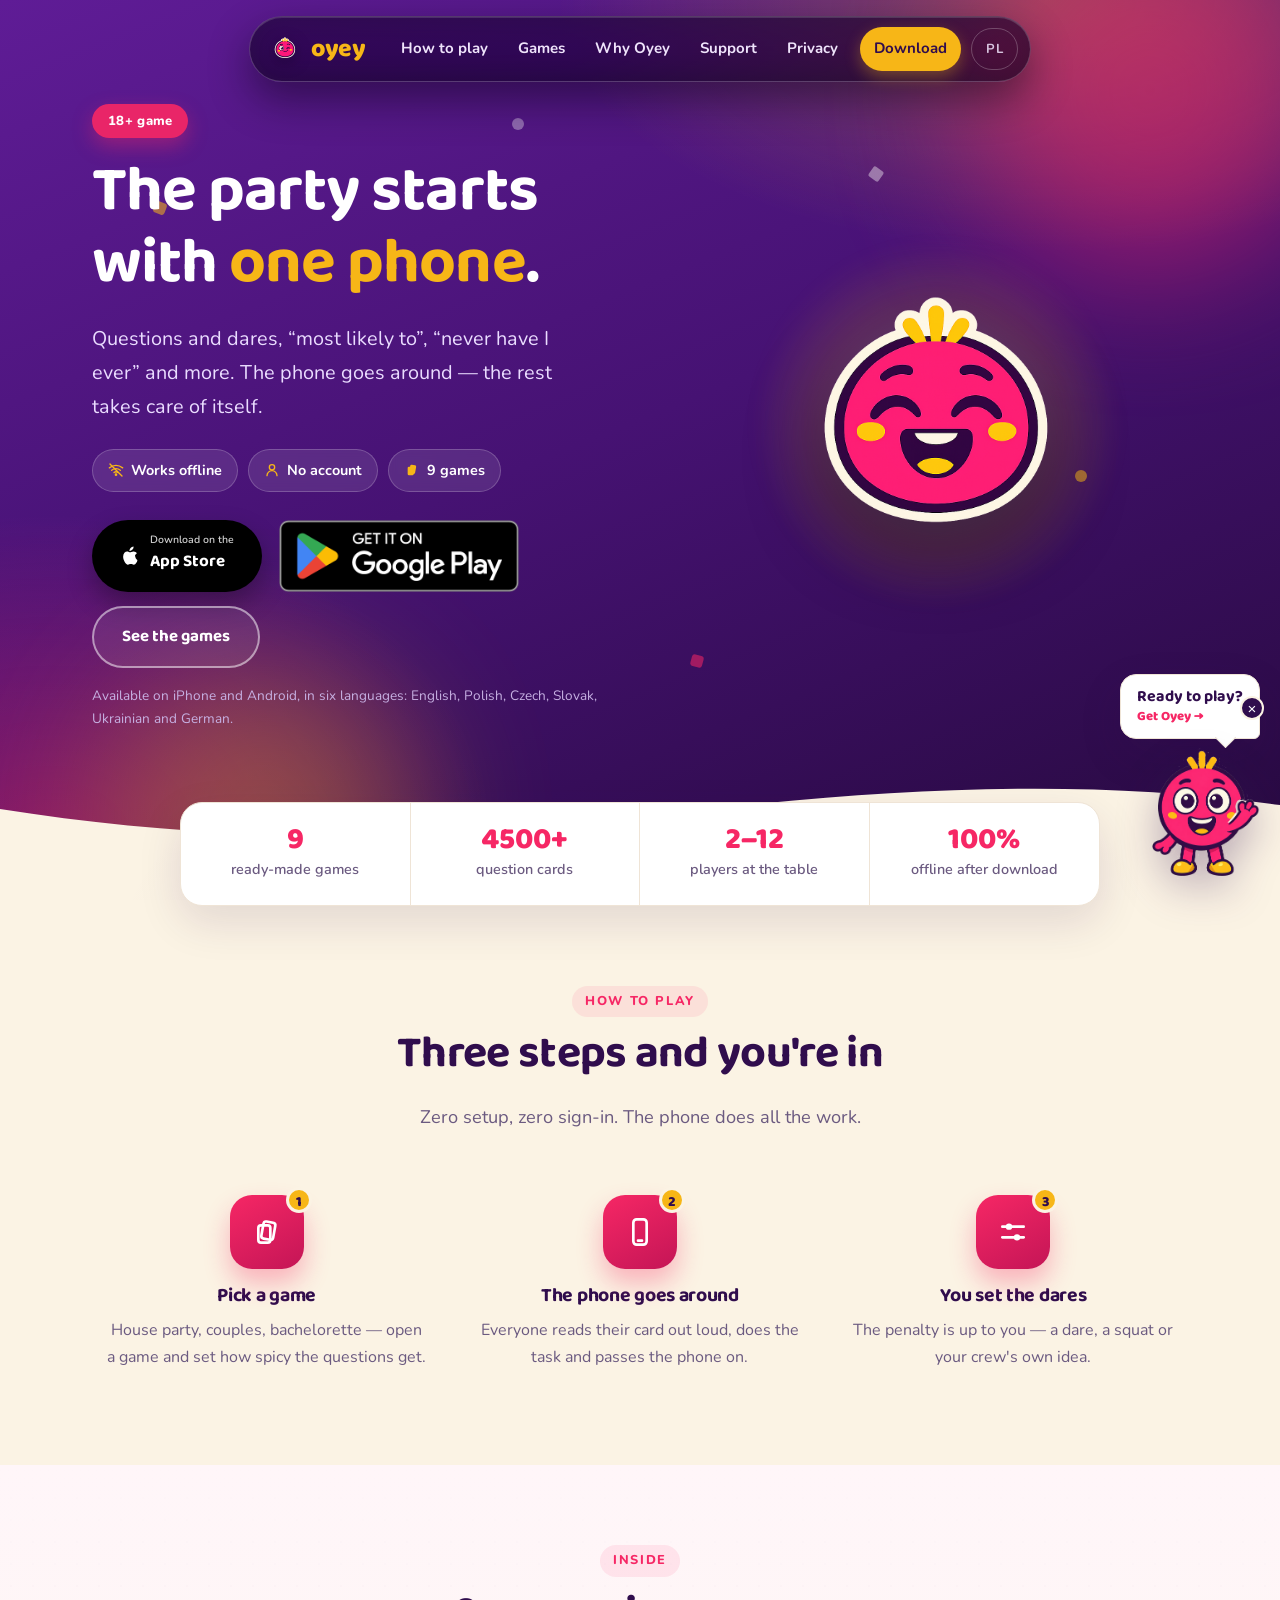
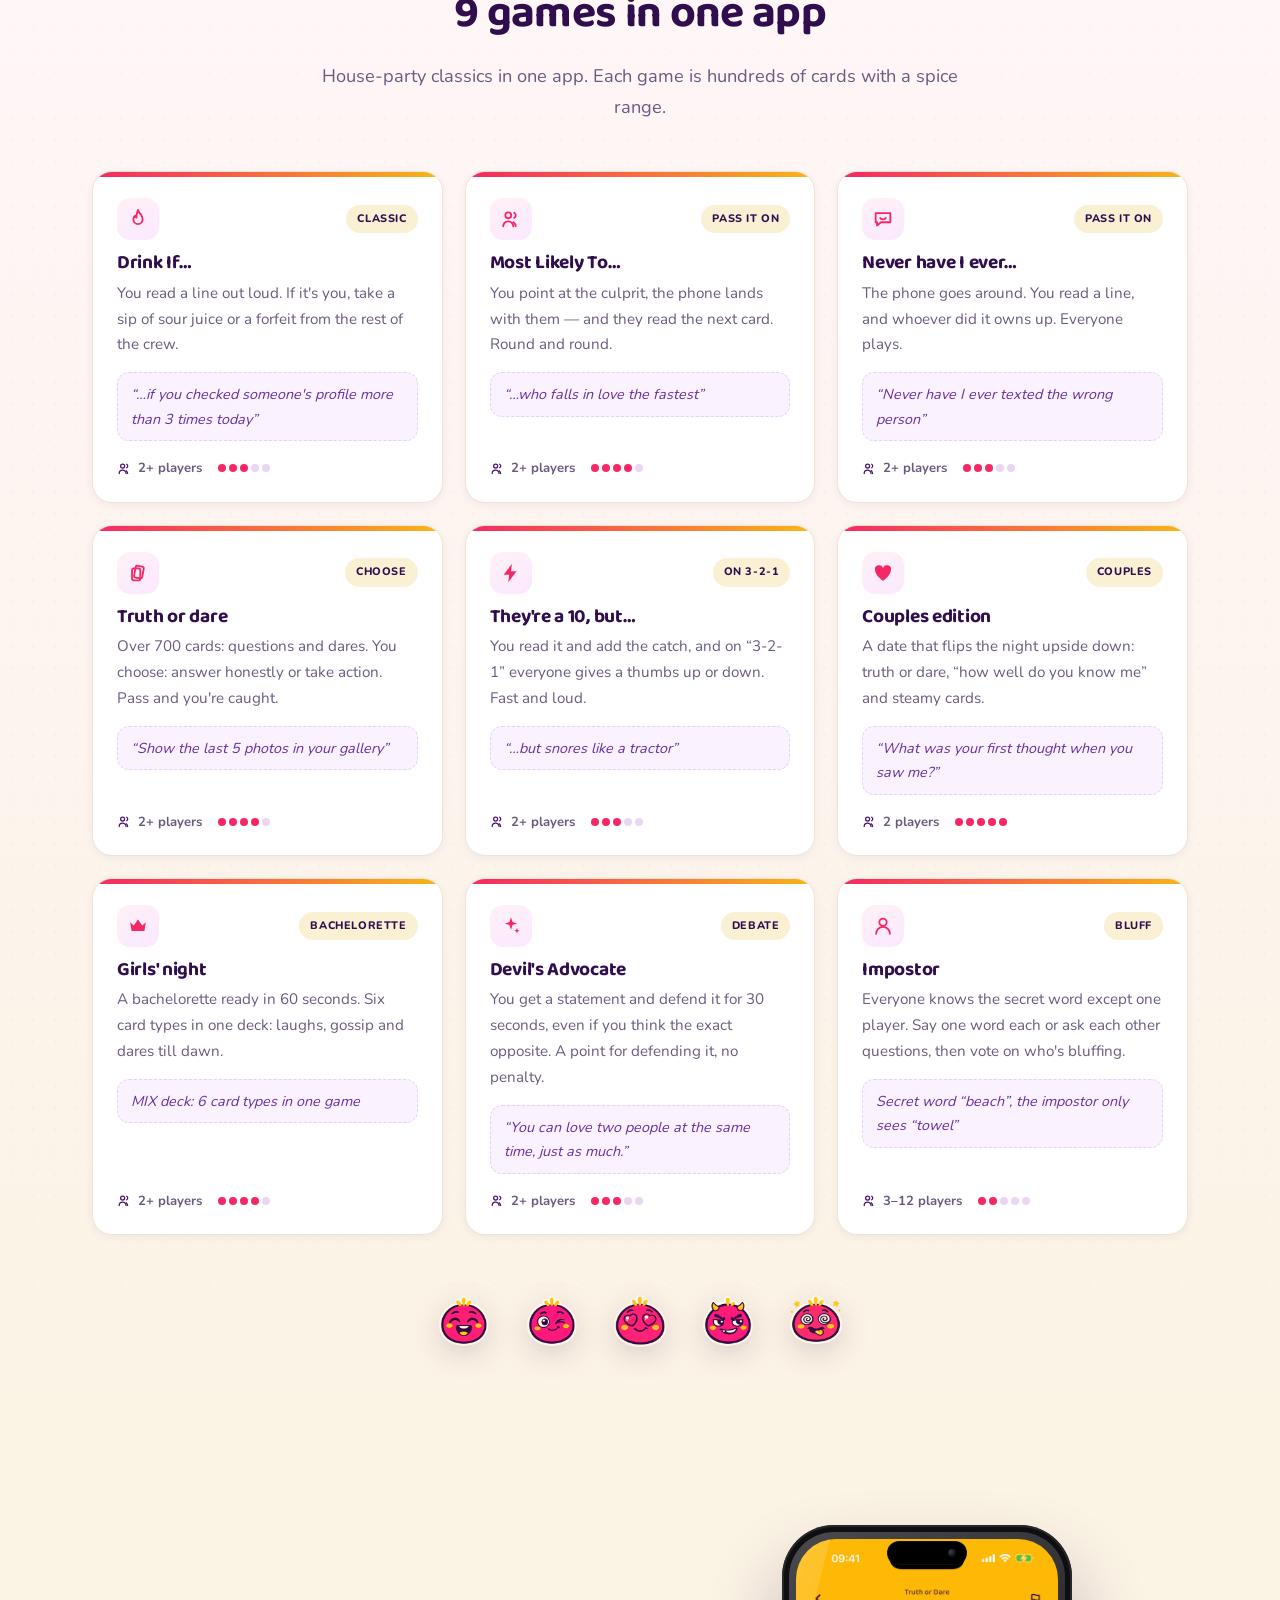
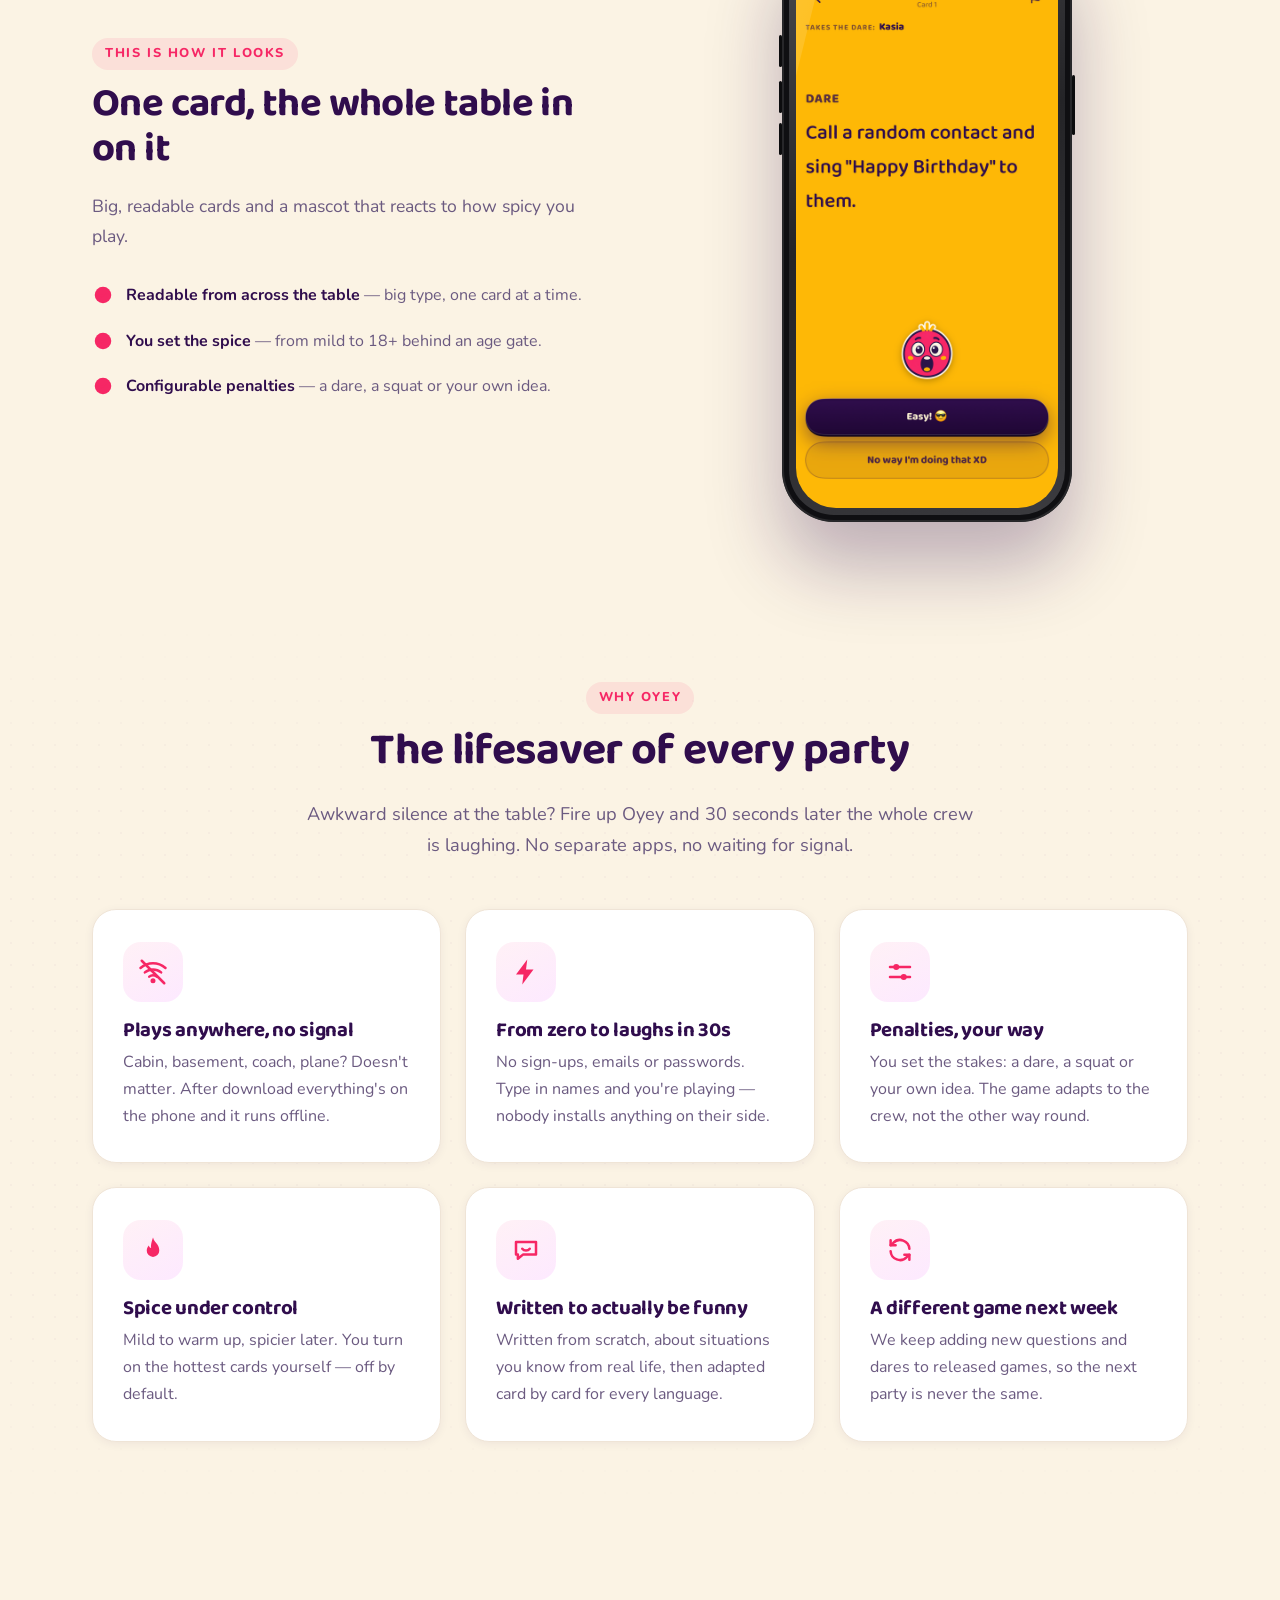
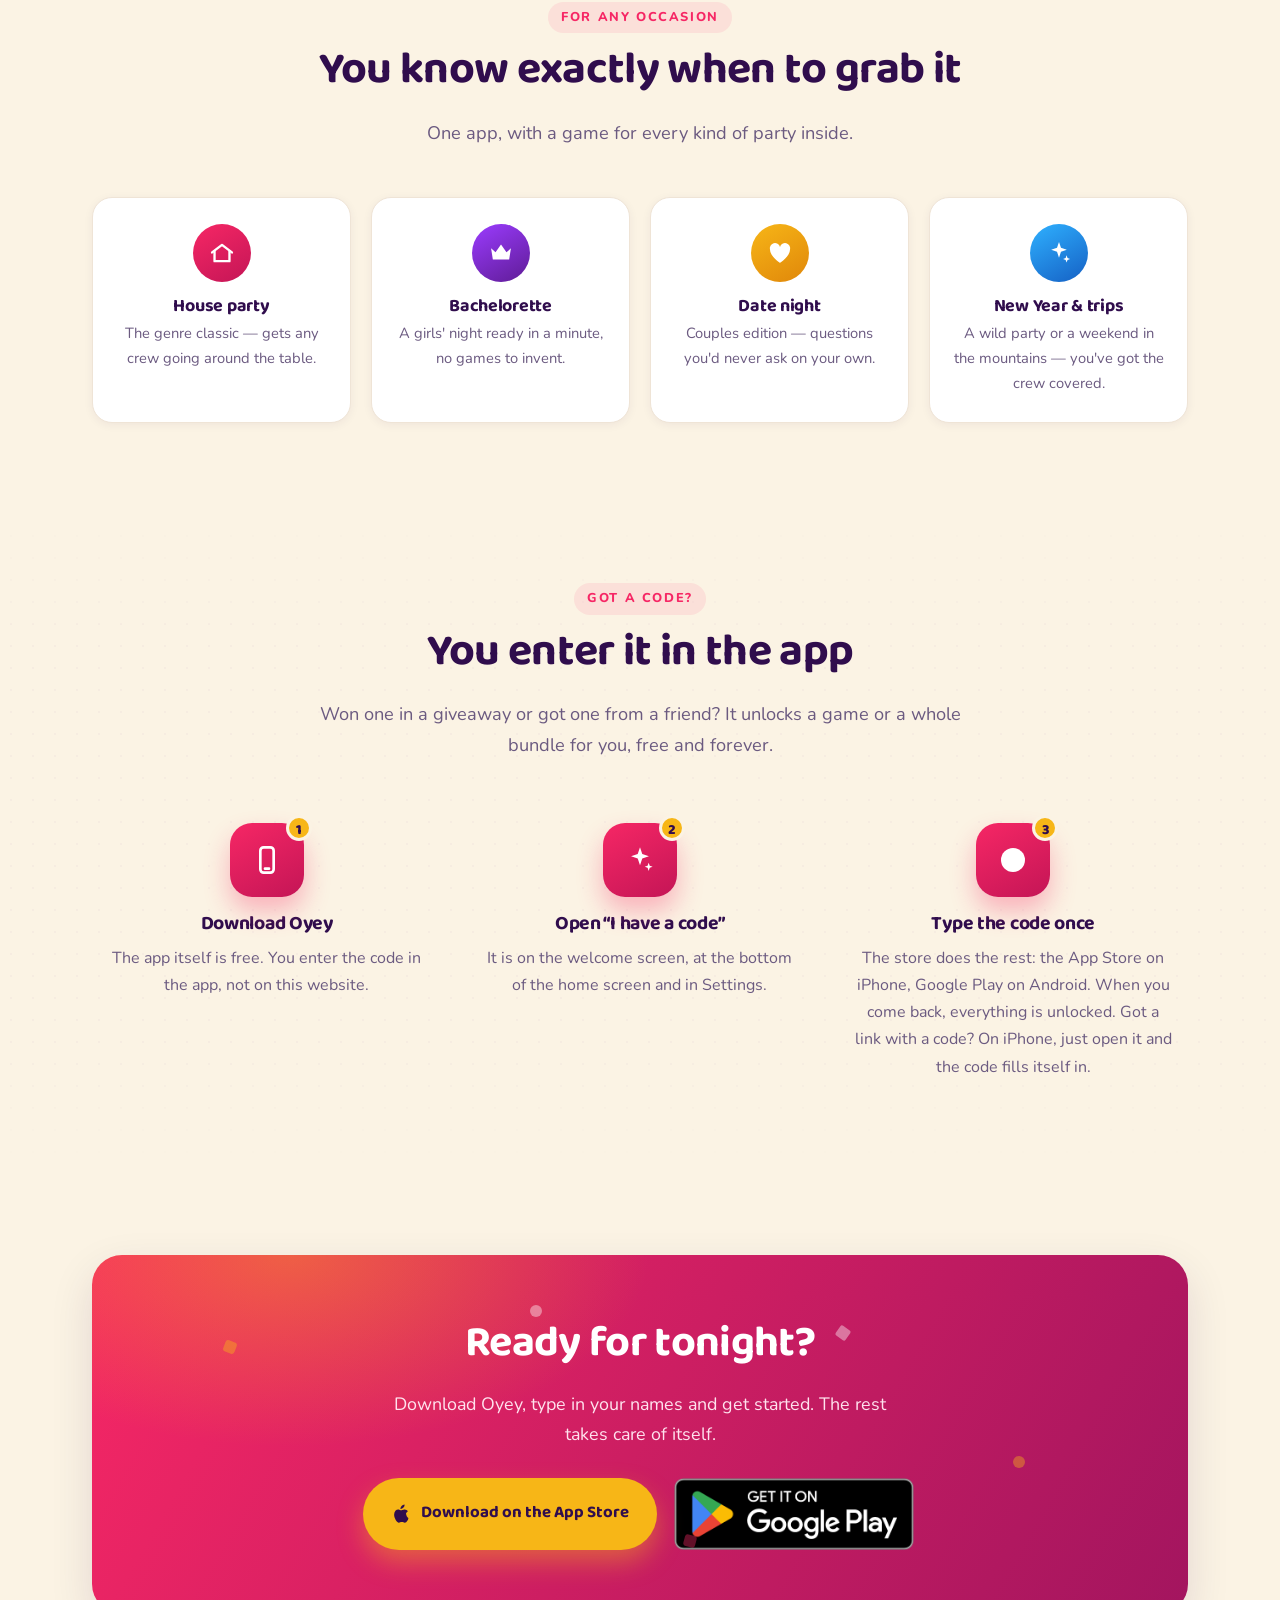
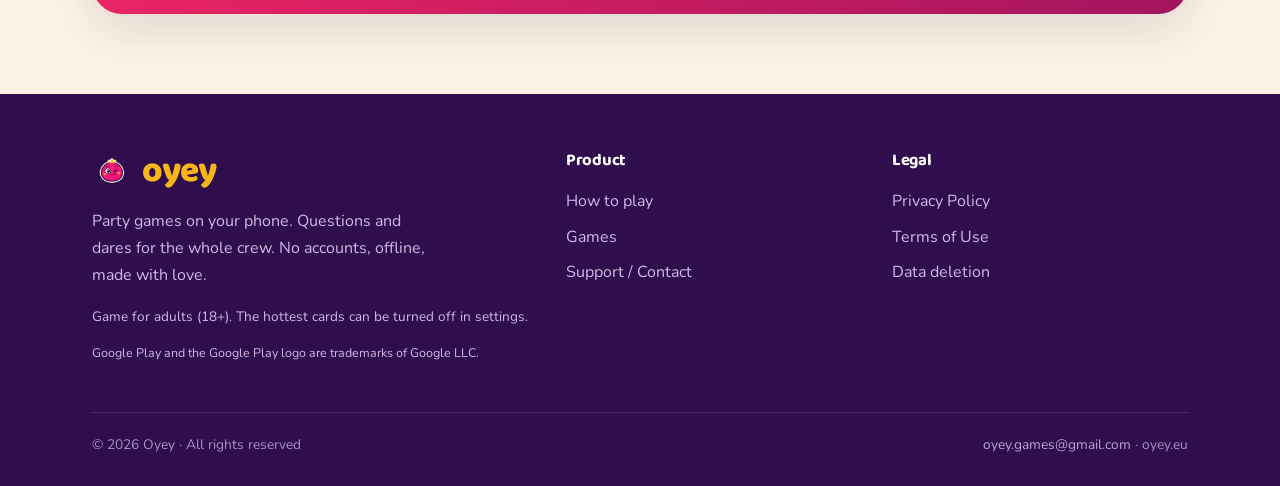
<file: index.html>
<!DOCTYPE html>
<html lang="en">
<head>
  <meta charset="UTF-8">
  <meta name="viewport" content="width=device-width, initial-scale=1.0">
  <script>
  /* ——— JĘZYK STRONY (właściciel 08.11.2026) ———
     „/” to strona angielska (domyślna), polska jest pod /pl/. Na /pl/
     przenosimy, gdy:
       1) adres ma ?lang=pl; ?lang=en zostawia angielską (tak linkuje
          przełącznik „EN” z /pl/). Wybór pamiętamy na tę wizytę, a sam
          parametr lang znika z adresu, reszta zapytania zostaje. Gdy
          sessionStorage nie działa, ?lang=en zostaje w adresie, żeby
          odświeżenie dalej dawało angielską;
       2) powrót przez „Wstecz”/„Dalej” nie przekierowuje: przekierowanie
          robi location.replace, więc „/” jest w historii tylko wtedy, gdy
          ktoś naprawdę widział tu angielską. Bez tego przeglądarka bez
          pamięci stron wstecz (WebView Instagrama, TikToka) odbijałaby
          z „/” z powrotem na /pl/;
       3) w tej wizycie ktoś czytał już polską stronę (sessionStorage
          oyey_lang = pl; zapisuje go assets/js/nav.js na każdej stronie
          według <html lang>), a oyey_lang = en zostawia angielską nawet
          przy polskiej przeglądarce;
       4) inaczej: przeglądarka ma polski na liście języków albo strefę
          czasową Europe/Warsaw.
     Zapytanie (np. ?ct=tiktok_pl z bio) i #kotwica jadą z przekierowaniem.
     Przy przekierowaniu ustawiamy window.oyeyNaPl: licznik odwiedzin na dole
     strony wtedy nie liczy wejścia na „/”, liczy je dopiero /pl/.
     Bez cookies i localStorage: polityka prywatności mówi, że strona nie
     ustawia cookies; sessionStorage na jedną wizytę jak przy `ct`.
     location.replace nie dokłada wpisu w historii, więc „Wstecz” nie
     zapętla. Każdy błąd = zostaje strona angielska. */
  (function () {
    var html = document.documentElement;
    try {
      var loc = window.location, KLUCZ = 'oyey_lang', wybor = null, reszta = [];
      var czesci = loc.search.replace(/^\?/, '').split('&');
      for (var i = 0; i < czesci.length; i++) {
        if (!czesci[i]) continue;
        var mLang = /^lang=(en|pl)$/i.exec(czesci[i]);
        if (mLang) { wybor = mLang[1].toLowerCase(); } else { reszta.push(czesci[i]); }
      }
      var zapytanie = reszta.length ? '?' + reszta.join('&') : '';
      var zSesji = null, zapisany = false, wstecz = false;
      try {
        if (wybor) { sessionStorage.setItem(KLUCZ, wybor); zapisany = true; }
        else { zSesji = sessionStorage.getItem(KLUCZ); }
      } catch (bladSesji) {}
      try {
        var wpis = performance.getEntriesByType && performance.getEntriesByType('navigation')[0];
        wstecz = wpis ? (wpis.type === 'back_forward') : !!(performance.navigation && performance.navigation.type === 2);
      } catch (bladHistorii) {}
      var naPl = false;
      if (wybor) {
        naPl = (wybor === 'pl');
        if (!naPl && zapisany) { history.replaceState(history.state, '', loc.pathname + zapytanie + loc.hash); }
      } else if (wstecz) {
        naPl = false;
      } else if (zSesji === 'pl' || zSesji === 'en') {
        naPl = (zSesji === 'pl');
      } else {
        var jezyki = (navigator.languages && navigator.languages.length) ? navigator.languages : [navigator.language || ''];
        for (var j = 0; j < jezyki.length; j++) {
          if (/^pl/i.test(String(jezyki[j] || ''))) { naPl = true; break; }
        }
        if (!naPl) {
          try { naPl = (Intl.DateTimeFormat().resolvedOptions().timeZone === 'Europe/Warsaw'); } catch (bladStrefy) {}
        }
      }
      if (naPl) {
        // Bez mignięcia angielskiej strony; po 3 s pokazujemy ją i tak,
        // gdyby przekierowanie utknęło.
        html.style.visibility = 'hidden';
        setTimeout(function () { html.style.visibility = ''; }, 3000);
        loc.replace('/pl/' + zapytanie + loc.hash);
        // Licznik odwiedzin na dole strony nie liczy tego wejścia na „/”:
        // policzy je /pl/, dokąd właśnie przenosimy.
        window.oyeyNaPl = true;
      }
    } catch (blad) { html.style.visibility = ''; }
  })();
  </script>
  <title>Oyey — party games on your phone | Questions & dares 18+</title>
  <meta name="description" content="Oyey is a party game app: questions and dares, “most likely to”, “never have I ever” and more. The phone goes around, no accounts, works offline. Adults only (18+).">
  <link rel="canonical" href="https://oyey.eu/">
  <link rel="alternate" hreflang="pl" href="https://oyey.eu/pl/">
  <link rel="alternate" hreflang="en" href="https://oyey.eu/">
  <link rel="alternate" hreflang="x-default" href="https://oyey.eu/">
  <meta property="og:type" content="website">
  <meta property="og:site_name" content="Oyey">
  <meta property="og:locale" content="en_GB">
  <meta property="og:locale:alternate" content="pl_PL">
  <meta property="og:url" content="https://oyey.eu/">
  <meta property="og:title" content="Oyey — party games on your phone | Questions & dares 18+">
  <meta property="og:description" content="Oyey is a party game app: questions and dares, “most likely to”, “never have I ever” and more. The phone goes around, no accounts, works offline. Adults only (18+).">
  <meta property="og:image" content="https://oyey.eu/assets/img/og-card.png">
  <meta property="og:image:width" content="1200">
  <meta property="og:image:height" content="630">
  <meta property="og:image:alt" content="The Oyey mascot — party games on your phone">
  <meta name="twitter:card" content="summary_large_image">
  <meta name="twitter:title" content="Oyey — party games on your phone | Questions & dares 18+">
  <meta name="twitter:description" content="Oyey is a party game app: questions and dares, “most likely to”, “never have I ever” and more. The phone goes around, no accounts, works offline. Adults only (18+).">
  <meta name="twitter:image" content="https://oyey.eu/assets/img/og-card.png">
  <meta name="twitter:image:alt" content="The Oyey mascot — party games on your phone">
  <link rel="icon" href="favicon.ico" sizes="any">
  <link rel="icon" type="image/png" sizes="32x32" href="assets/img/favicon-32.png">
  <link rel="apple-touch-icon" href="assets/img/favicon-180.png">
  <link rel="stylesheet" href="assets/css/style.css?v=12">
  <script src="assets/js/nav.js" defer></script>
</head>
<body>

  <!-- ICON SET (SVG) -->
  <svg width="0" height="0" style="position:absolute" aria-hidden="true">
    <symbol id="ic-wifi" viewBox="0 0 24 24"><path d="M2 8.8C4.9 6.4 8.3 5 12 5s7.1 1.4 10 3.8"/><path d="M5.5 12.3C7.3 10.8 9.6 9.9 12 9.9s4.7.9 6.5 2.4"/><path d="M9 15.7c.9-.7 2-1.1 3-1.1s2.1.4 3 1.1"/><circle cx="12" cy="19" r="1"/><line x1="3" y1="3" x2="21" y2="21"/></symbol>
    <symbol id="ic-user" viewBox="0 0 24 24"><circle cx="12" cy="8" r="4"/><path d="M4.5 20.5a7.5 7.5 0 0 1 15 0"/></symbol>
    <symbol id="ic-bolt" viewBox="0 0 24 24"><path d="M13 2 4 14h6l-1 8 9-12h-6z"/></symbol>
    <symbol id="ic-sliders" viewBox="0 0 24 24"><line x1="4" y1="8" x2="20" y2="8"/><line x1="4" y1="16" x2="20" y2="16"/><circle cx="9" cy="8" r="2.4" fill="currentColor" stroke="none"/><circle cx="15" cy="16" r="2.4" fill="currentColor" stroke="none"/></symbol>
    <symbol id="ic-flame" viewBox="0 0 24 24"><path d="M12 2c.6 2.6 2.4 3.9 3.5 5.6C16.6 9.3 17 10.8 17 12.5a5 5 0 0 1-10 0c0-1.7.7-3 1.7-4.1.2 1 .9 1.8 1.8 2C10 8.8 10.7 5.5 12 2z"/></symbol>
    <symbol id="ic-chat" viewBox="0 0 24 24"><path d="M4 5.5h16v10H9.8L5.5 19v-3.5H4z"/><path d="M9 11c.7.9 1.8 1.4 3 1.4s2.3-.5 3-1.4"/></symbol>
    <symbol id="ic-refresh" viewBox="0 0 24 24"><path d="M19.5 11A7.5 7.5 0 0 0 6.6 6.3L4.5 8.2"/><path d="M4.5 4.2v4h4"/><path d="M4.5 13a7.5 7.5 0 0 0 12.9 4.7l2.1-1.9"/><path d="M19.5 19.8v-4h-4"/></symbol>
    <symbol id="ic-phone" viewBox="0 0 24 24"><rect x="7" y="2.5" width="10" height="19" rx="2.5"/><line x1="10.5" y1="18.5" x2="13.5" y2="18.5"/></symbol>
    <symbol id="ic-users" viewBox="0 0 24 24"><circle cx="9" cy="8" r="3.2"/><path d="M3.5 20a5.5 5.5 0 0 1 11 0"/><path d="M15.5 5.2a3.2 3.2 0 0 1 0 5.6"/><path d="M17 20a5.4 5.4 0 0 0-2.3-4.4"/></symbol>
    <symbol id="ic-cards" viewBox="0 0 24 24"><rect x="8.5" y="4.5" width="9" height="13" rx="2" transform="rotate(10 13 11)"/><rect x="5.5" y="7" width="9" height="13" rx="2"/></symbol>
    <symbol id="ic-check" viewBox="0 0 24 24"><circle cx="12" cy="12" r="9"/><path d="M8.4 12.4l2.6 2.6 4.6-5.2"/></symbol>
    <symbol id="ic-heart" viewBox="0 0 24 24"><path d="M12 20.6S3.4 14.8 3.4 9.1A4.4 4.4 0 0 1 12 6.8a4.4 4.4 0 0 1 8.6 2.3C20.6 14.8 12 20.6 12 20.6z"/></symbol>
    <symbol id="ic-crown" viewBox="0 0 24 24"><path d="M3.5 8l3.8 3.4L12 4.8l4.7 6.6L20.5 8l-1.5 9.5H5z"/></symbol>
    <symbol id="ic-home" viewBox="0 0 24 24"><path d="M3.5 11.5 12 5l8.5 6.5"/><path d="M5.6 10.4V19h12.8v-8.6"/></symbol>
    <symbol id="ic-spark" viewBox="0 0 24 24"><path d="M12 2.5l1.7 5 5 1.7-5 1.7L12 16l-1.7-5.1-5-1.7 5-1.7z"/><path d="M18.5 14l.8 2.3 2.2.8-2.2.8-.8 2.3-.8-2.3-2.2-.8 2.2-.8z"/></symbol>
    <symbol id="ic-apple" viewBox="0 0 384 512"><path d="M318.7 268c-.2-36.7 16.4-64.4 50-84.8-18.8-26.9-47.2-41.7-84.7-44.6-35.5-2.8-74.3 20.7-88.5 20.7-15 0-49.4-19.7-76.4-19.7C71.9 141.1 16 184.6 16 273.5c0 26.3 4.8 53.5 14.4 81.5 12.8 36.9 59 127.2 107.2 125.7 25.2-.6 43-17.9 75.8-17.9 31.8 0 48.3 17.9 76.4 17.9 48.6-.7 90.4-82.8 102.6-119.8-65.2-30.7-61.7-90-61.7-92.9zM255.7 90.8c30.4-36.1 27.7-69 26.8-80.8-26.9 1.6-58 18.4-75.7 39.1-19.5 22.2-31 49.7-28.5 79.1 29.1 2.3 55.7-12.7 77.4-37.4z"/></symbol>
  </svg>

  <!-- NAV -->
  <header class="nav" id="nav">
    <div class="container">
      <a class="nav__brand" href="/" aria-label="Oyey — home">
        <img class="nav__mascot" src="assets/img/mascot-smile.png" alt="">
        <span class="wordmark nav__wordmark">oyey</span>
      </a>
      <button class="nav__toggle" aria-label="Menu" onclick="document.getElementById('nav-links').classList.toggle('open')">☰</button>
      <nav class="nav__links" id="nav-links">
        <a href="#jak">How to play</a>
        <a href="#gry">Games</a>
        <a href="#dlaczego">Why Oyey</a>
        <a href="support-en.html">Support</a>
        <a href="privacy-en.html">Privacy</a>
        <a class="cta" href="https://apps.apple.com/app/id6793657469" target="_blank" rel="noopener">Download</a>
        <a href="/pl/" class="lang-switch" hreflang="pl" aria-label="Polish version">PL</a>
      </nav>
    </div>
  </header>

  <!-- HERO -->
  <section class="hero">
    <span class="hero__glow g1"></span><span class="hero__glow g2"></span>
    <div class="confetti"><i></i><i></i><i></i><i></i><i></i><i></i></div>
    <div class="container hero__grid">
      <div>
        <span class="age-pill">18+ game</span>
        <h1>The party starts with <span class="hl">one phone</span>.</h1>
        <p class="lead">Questions and dares, “most likely to”, “never have I ever” and more. The phone goes around — the rest takes care of itself.</p>
        <div class="hero__badges">
          <span class="badge"><svg class="icon"><use href="#ic-wifi"/></svg> Works offline</span>
          <span class="badge"><svg class="icon"><use href="#ic-user"/></svg> No account</span>
          <span class="badge"><svg class="icon icon--fill"><use href="#ic-cards"/></svg> 9 games</span>
        </div>
        <div class="btns" id="download-top">
          <a class="btn btn--app" href="https://apps.apple.com/app/id6793657469" target="_blank" rel="noopener" aria-label="Download on the App Store">
            <svg viewBox="0 0 384 512" fill="currentColor" aria-hidden="true"><use href="#ic-apple"/></svg>
            <span class="store-txt"><span class="store-sub">Download on the</span><span class="store-main">App Store</span></span>
          </a>
          <a class="btn-gp" href="https://play.google.com/store/apps/details?id=eu.oyey" target="_blank" rel="noopener">
            <img class="gp-badge gp-badge--en" src="assets/img/badges/google-play-en.png" width="646" height="250" alt="Get it on Google Play">
          </a>
          <a class="btn btn--ghost" href="#gry">See the games</a>
        </div>
        <p class="hero__note">Available on iPhone and Android, in six languages: English, Polish, Czech, Slovak, Ukrainian and German.</p>
      </div>
      <div class="hero__mascot">
        <img src="assets/img/mascot-happy.png" alt="Oyey mascot" loading="eager">
      </div>
    </div>
    <div class="hero__wave" aria-hidden="true">
      <svg viewBox="0 0 1440 72" preserveAspectRatio="none"><path fill="#FBF3E4" d="M0,40 C240,74 480,74 720,48 C960,22 1200,6 1440,36 L1440,72 L0,72 Z"></path></svg>
    </div>
  </section>

  <!-- STATS -->
  <div class="container">
    <div class="stats reveal">
      <div class="stat"><b>9</b><span>ready-made games</span></div>
      <div class="stat"><b>4500+</b><span>question cards</span></div>
      <div class="stat"><b>2–12</b><span>players at the table</span></div>
      <div class="stat"><b>100%</b><span>offline after download</span></div>
    </div>
  </div>

  <!-- HOW TO PLAY -->
  <section id="jak">
    <div class="container">
      <div class="section-head reveal">
        <span class="eyebrow">How to play</span>
        <h2>Three steps and you're in</h2>
        <p>Zero setup, zero sign-in. The phone does all the work.</p>
      </div>
      <div class="steps">
        <div class="step reveal d1">
          <div class="step__ico"><svg class="icon"><use href="#ic-cards"/></svg><span class="step__num">1</span></div>
          <h3>Pick a game</h3>
          <p>House party, couples, bachelorette — open a game and set how spicy the questions get.</p>
        </div>
        <div class="step reveal d2">
          <div class="step__ico"><svg class="icon"><use href="#ic-phone"/></svg><span class="step__num">2</span></div>
          <h3>The phone goes around</h3>
          <p>Everyone reads their card out loud, does the task and passes the phone on.</p>
        </div>
        <div class="step reveal d3">
          <div class="step__ico"><svg class="icon"><use href="#ic-sliders"/></svg><span class="step__num">3</span></div>
          <h3>You set the dares</h3>
          <p>The penalty is up to you — a dare, a squat or your crew's own idea.</p>
        </div>
      </div>
    </div>
  </section>

  <!-- GAMES -->
  <section id="gry" class="games-section dots">
    <div class="container">
      <div class="section-head reveal">
        <span class="eyebrow">Inside</span>
        <h2>9 games in one app</h2>
        <p>House-party classics in one app. Each game is hundreds of cards with a spice range.</p>
      </div>
      <div class="games">

        <article class="game reveal">
          <div class="game__top"><span class="game__ico"><svg class="icon"><use href="#ic-flame"/></svg></span><span class="tag">Classic</span></div>
          <h3>Drink If…</h3>
          <p>You read a line out loud. If it's you, take a sip of sour juice or a forfeit from the rest of the crew.</p>
          <div class="game__sample">“…if you checked someone's profile more than 3 times today”</div>
          <div class="game__meta"><span class="m"><svg class="icon"><use href="#ic-users"/></svg>2+ players</span><span class="spice"><span class="spice-dots"><i class="on"></i><i class="on"></i><i class="on"></i><i></i><i></i></span></span></div>
        </article>

        <article class="game reveal d1">
          <div class="game__top"><span class="game__ico"><svg class="icon"><use href="#ic-users"/></svg></span><span class="tag">Pass it on</span></div>
          <h3>Most Likely To…</h3>
          <p>You point at the culprit, the phone lands with them — and they read the next card. Round and round.</p>
          <div class="game__sample">“…who falls in love the fastest”</div>
          <div class="game__meta"><span class="m"><svg class="icon"><use href="#ic-users"/></svg>2+ players</span><span class="spice"><span class="spice-dots"><i class="on"></i><i class="on"></i><i class="on"></i><i class="on"></i><i></i></span></span></div>
        </article>

        <article class="game reveal d2">
          <div class="game__top"><span class="game__ico"><svg class="icon"><use href="#ic-chat"/></svg></span><span class="tag">Pass it on</span></div>
          <h3>Never have I ever…</h3>
          <p>The phone goes around. You read a line, and whoever did it owns up. Everyone plays.</p>
          <div class="game__sample">“Never have I ever texted the wrong person”</div>
          <div class="game__meta"><span class="m"><svg class="icon"><use href="#ic-users"/></svg>2+ players</span><span class="spice"><span class="spice-dots"><i class="on"></i><i class="on"></i><i class="on"></i><i></i><i></i></span></span></div>
        </article>

        <article class="game reveal">
          <div class="game__top"><span class="game__ico"><svg class="icon"><use href="#ic-cards"/></svg></span><span class="tag">Choose</span></div>
          <h3>Truth or dare</h3>
          <p>Over 700 cards: questions and dares. You choose: answer honestly or take action. Pass and you're caught.</p>
          <div class="game__sample">“Show the last 5 photos in your gallery”</div>
          <div class="game__meta"><span class="m"><svg class="icon"><use href="#ic-users"/></svg>2+ players</span><span class="spice"><span class="spice-dots"><i class="on"></i><i class="on"></i><i class="on"></i><i class="on"></i><i></i></span></span></div>
        </article>

        <article class="game reveal d1">
          <div class="game__top"><span class="game__ico"><svg class="icon icon--fill"><use href="#ic-bolt"/></svg></span><span class="tag">On 3-2-1</span></div>
          <h3>They're a 10, but…</h3>
          <p>You read it and add the catch, and on “3-2-1” everyone gives a thumbs up or down. Fast and loud.</p>
          <div class="game__sample">“…but snores like a tractor”</div>
          <div class="game__meta"><span class="m"><svg class="icon"><use href="#ic-users"/></svg>2+ players</span><span class="spice"><span class="spice-dots"><i class="on"></i><i class="on"></i><i class="on"></i><i></i><i></i></span></span></div>
        </article>

        <article class="game reveal d2">
          <div class="game__top"><span class="game__ico"><svg class="icon icon--fill"><use href="#ic-heart"/></svg></span><span class="tag">Couples</span></div>
          <h3>Couples edition</h3>
          <p>A date that flips the night upside down: truth or dare, “how well do you know me” and steamy cards.</p>
          <div class="game__sample">“What was your first thought when you saw me?”</div>
          <div class="game__meta"><span class="m"><svg class="icon"><use href="#ic-users"/></svg>2 players</span><span class="spice"><span class="spice-dots"><i class="on"></i><i class="on"></i><i class="on"></i><i class="on"></i><i class="on"></i></span></span></div>
        </article>

        <article class="game reveal d3">
          <div class="game__top"><span class="game__ico"><svg class="icon icon--fill"><use href="#ic-crown"/></svg></span><span class="tag">Bachelorette</span></div>
          <h3>Girls' night</h3>
          <p>A bachelorette ready in 60 seconds. Six card types in one deck: laughs, gossip and dares till dawn.</p>
          <div class="game__sample">MIX deck: 6 card types in one game</div>
          <div class="game__meta"><span class="m"><svg class="icon"><use href="#ic-users"/></svg>2+ players</span><span class="spice"><span class="spice-dots"><i class="on"></i><i class="on"></i><i class="on"></i><i class="on"></i><i></i></span></span></div>
        </article>

        <article class="game reveal">
          <div class="game__top"><span class="game__ico"><svg class="icon icon--fill"><use href="#ic-spark"/></svg></span><span class="tag">Debate</span></div>
          <h3>Devil's Advocate</h3>
          <p>You get a statement and defend it for 30 seconds, even if you think the exact opposite. A point for defending it, no penalty.</p>
          <div class="game__sample">“You can love two people at the same time, just as much.”</div>
          <div class="game__meta"><span class="m"><svg class="icon"><use href="#ic-users"/></svg>2+ players</span><span class="spice"><span class="spice-dots"><i class="on"></i><i class="on"></i><i class="on"></i><i></i><i></i></span></span></div>
        </article>

        <article class="game reveal d1">
          <div class="game__top"><span class="game__ico"><svg class="icon"><use href="#ic-user"/></svg></span><span class="tag">Bluff</span></div>
          <h3>Impostor</h3>
          <p>Everyone knows the secret word except one player. Say one word each or ask each other questions, then vote on who's bluffing.</p>
          <div class="game__sample">Secret word “beach”, the impostor only sees “towel”</div>
          <div class="game__meta"><span class="m"><svg class="icon"><use href="#ic-users"/></svg>3–12 players</span><span class="spice"><span class="spice-dots"><i class="on"></i><i class="on"></i><i></i><i></i><i></i></span></span></div>
        </article>

      </div>
      <div class="mascots-row reveal">
        <img src="assets/img/mascot-happy.png" alt="">
        <img src="assets/img/mascot-smile.png" alt="">
        <img src="assets/img/mascot-love.png" alt="">
        <img src="assets/img/mascot-devil.png" alt="">
        <img src="assets/img/mascot-crazy.png" alt="">
      </div>
    </div>
  </section>

  <!-- SHOWCASE -->
  <section>
    <div class="container">
      <div class="showcase">
        <div class="showcase__text reveal">
          <span class="eyebrow">This is how it looks</span>
          <h2>One card, the whole table in on it</h2>
          <p style="color:var(--text-soft);font-size:1.1rem;margin:0 0 6px;">Big, readable cards and a mascot that reacts to how spicy you play.</p>
          <ul class="showcase__list">
            <li><svg class="icon icon--fill"><use href="#ic-check"/></svg><span><b>Readable from across the table</b> — big type, one card at a time.</span></li>
            <li><svg class="icon icon--fill"><use href="#ic-check"/></svg><span><b>You set the spice</b> — from mild to 18+ behind an age gate.</span></li>
            <li><svg class="icon icon--fill"><use href="#ic-check"/></svg><span><b>Configurable penalties</b> — a dare, a squat or your own idea.</span></li>
          </ul>
        </div>
        <div class="phone-wrap reveal d2">
          <div class="iphone">
            <span class="iphone__island"></span>
            <div class="iphone__screen">
              <img src="assets/img/shot-en-card.png" alt="Oyey game screen — a dare card from Truth or Dare: “Call a random contact and sing Happy Birthday to them.”, with the mascot below and the buttons “Easy!” and “No way I'm doing that XD”">
            </div>
          </div>
        </div>
      </div>
    </div>
  </section>

  <!-- WHY -->
  <section id="dlaczego" class="dots">
    <div class="container">
      <div class="section-head reveal">
        <span class="eyebrow">Why Oyey</span>
        <h2>The lifesaver of every party</h2>
        <p>Awkward silence at the table? Fire up Oyey and 30 seconds later the whole crew is laughing. No separate apps, no waiting for signal.</p>
      </div>
      <div class="features">
        <div class="card reveal"><div class="ico"><svg class="icon"><use href="#ic-wifi"/></svg></div><h3>Plays anywhere, no signal</h3><p>Cabin, basement, coach, plane? Doesn't matter. After download everything's on the phone and it runs offline.</p></div>
        <div class="card reveal d1"><div class="ico"><svg class="icon icon--fill"><use href="#ic-bolt"/></svg></div><h3>From zero to laughs in 30s</h3><p>No sign-ups, emails or passwords. Type in names and you're playing — nobody installs anything on their side.</p></div>
        <div class="card reveal d2"><div class="ico"><svg class="icon"><use href="#ic-sliders"/></svg></div><h3>Penalties, your way</h3><p>You set the stakes: a dare, a squat or your own idea. The game adapts to the crew, not the other way round.</p></div>
        <div class="card reveal"><div class="ico"><svg class="icon icon--fill"><use href="#ic-flame"/></svg></div><h3>Spice under control</h3><p>Mild to warm up, spicier later. You turn on the hottest cards yourself — off by default.</p></div>
        <div class="card reveal d1"><div class="ico"><svg class="icon"><use href="#ic-chat"/></svg></div><h3>Written to actually be funny</h3><p>Written from scratch, about situations you know from real life, then adapted card by card for every language.</p></div>
        <div class="card reveal d2"><div class="ico"><svg class="icon"><use href="#ic-refresh"/></svg></div><h3>A different game next week</h3><p>We keep adding new questions and dares to released games, so the next party is never the same.</p></div>
      </div>
    </div>
  </section>

  <!-- OCCASIONS -->
  <section>
    <div class="container">
      <div class="section-head reveal">
        <span class="eyebrow">For any occasion</span>
        <h2>You know exactly when to grab it</h2>
        <p>One app, with a game for every kind of party inside.</p>
      </div>
      <div class="occasions">
        <div class="occasion reveal"><div class="oc-ico"><svg class="icon"><use href="#ic-home"/></svg></div><h3>House party</h3><p>The genre classic — gets any crew going around the table.</p></div>
        <div class="occasion reveal d1"><div class="oc-ico"><svg class="icon icon--fill"><use href="#ic-crown"/></svg></div><h3>Bachelorette</h3><p>A girls' night ready in a minute, no games to invent.</p></div>
        <div class="occasion reveal d2"><div class="oc-ico"><svg class="icon icon--fill"><use href="#ic-heart"/></svg></div><h3>Date night</h3><p>Couples edition — questions you'd never ask on your own.</p></div>
        <div class="occasion reveal d3"><div class="oc-ico"><svg class="icon icon--fill"><use href="#ic-spark"/></svg></div><h3>New Year & trips</h3><p>A wild party or a weekend in the mountains — you've got the crew covered.</p></div>
      </div>
    </div>
  </section>

  <!-- GOT A CODE -->
  <section id="kod" class="dots">
    <div class="container">
      <div class="section-head reveal">
        <span class="eyebrow">Got a code?</span>
        <h2>You enter it in the app</h2>
        <p>Won one in a giveaway or got one from a friend? It unlocks a game or a whole bundle for you, free and forever.</p>
      </div>
      <div class="steps">
        <div class="step reveal d1">
          <div class="step__ico"><svg class="icon"><use href="#ic-phone"/></svg><span class="step__num">1</span></div>
          <h3>Download Oyey</h3>
          <p>The app itself is free. You enter the code in the app, not on this website.</p>
        </div>
        <div class="step reveal d2">
          <div class="step__ico"><svg class="icon icon--fill"><use href="#ic-spark"/></svg><span class="step__num">2</span></div>
          <h3>Open “I have a code”</h3>
          <p>It is on the welcome screen, at the bottom of the home screen and in Settings.</p>
        </div>
        <div class="step reveal d3">
          <div class="step__ico"><svg class="icon icon--fill"><use href="#ic-check"/></svg><span class="step__num">3</span></div>
          <h3>Type the code once</h3>
          <p>The store does the rest: the App Store on iPhone, Google Play on Android. When you come back, everything is unlocked. Got a link with a code? On iPhone, just open it and the code fills itself in.</p>
        </div>
      </div>
    </div>
  </section>

  <!-- CTA -->
  <section id="download">
    <div class="container">
      <div class="cta-strip">
        <div class="confetti"><i></i><i></i><i></i><i></i><i></i><i></i></div>
        <h2>Ready for tonight?</h2>
        <p>Download Oyey, type in your names and get started. The rest takes care of itself.</p>
        <div class="btns">
          <a class="btn btn--yellow" href="https://apps.apple.com/app/id6793657469" target="_blank" rel="noopener">
            <svg viewBox="0 0 384 512" fill="currentColor" aria-hidden="true"><use href="#ic-apple"/></svg>
            Download on the App Store
          </a>
          <a class="btn-gp" href="https://play.google.com/store/apps/details?id=eu.oyey" target="_blank" rel="noopener">
            <img class="gp-badge gp-badge--en" src="assets/img/badges/google-play-en.png" width="646" height="250" alt="Get it on Google Play" loading="lazy">
          </a>
        </div>
      </div>
    </div>
  </section>

  <!-- FOOTER -->
  <footer class="footer">
    <div class="container">
      <div class="footer__grid">
        <div>
          <div class="footer__brand">
            <img src="assets/img/mascot-smile.png" alt="">
            <span class="wordmark footer__wordmark">oyey</span>
          </div>
          <p style="max-width:34ch;">Party games on your phone. Questions and dares for the whole crew. No accounts, offline, made with love.</p>
          <p style="font-size:.85rem;">Game for adults (18+). The hottest cards can be turned off in settings.</p>
          <p style="font-size:.78rem;">Google Play and the Google Play logo are trademarks of Google LLC.</p>
        </div>
        <div>
          <h4>Product</h4>
          <a href="#jak">How to play</a>
          <a href="#gry">Games</a>
          <a href="support-en.html">Support / Contact</a>
        </div>
        <div>
          <h4>Legal</h4>
          <a href="privacy-en.html">Privacy Policy</a>
          <a href="terms-en.html">Terms of Use</a>
          <a href="data-deletion-en.html">Data deletion</a>
        </div>
      </div>
      <div class="footer__legal">
        <span>© 2026 Oyey · All rights reserved</span>
        <span><a href="mailto:oyey.games@gmail.com">oyey.games@gmail.com</a> · oyey.eu</span>
      </div>
    </div>
  </footer>

  <!-- CORNER MASCOT + BUBBLE -->
  <div class="mascot-widget" id="mw" aria-hidden="true">
    <button class="mw-close" id="mw-close" aria-label="Close">×</button>
    <a class="mw-bubble" href="https://apps.apple.com/app/id6793657469" target="_blank" rel="noopener">Ready to play? <span class="mw-cta">Get Oyey →</span></a>
    <img class="mw-mascot" src="assets/img/mascot-full.png" alt="Oyey mascot" id="mw-mascot">
  </div>

  <!-- In-app browser (TikTok/IG/FB) blocks the App Store — send them to Safari -->
  <div class="tt-panel" id="tt-panel" role="dialog" aria-modal="true" aria-labelledby="tt-tytul">
    <div class="tt-box">
      <h3 id="tt-tytul">Open in your browser</h3>
      <p>This browser won't let you reach the App Store. Tap <span class="tt-kropki">•••</span> in the top right and choose <strong>"Open in browser"</strong>.</p>
      <button class="tt-btn" id="tt-kopiuj" type="button">Copy page link</button>
      <button class="tt-btn tt-btn--ghost" id="tt-zamknij" type="button">Close</button>
      <p class="tt-alt">Or just search for <strong>Oyey</strong> in the App Store.</p>
    </div>
  </div>

  <script>
  (function(){
    var els = document.querySelectorAll('.reveal');
    if('IntersectionObserver' in window){
      var io = new IntersectionObserver(function(en){
        en.forEach(function(e){ if(e.isIntersecting){ e.target.classList.add('in'); io.unobserve(e.target); } });
      }, {threshold:.12, rootMargin:'0px 0px -6% 0px'});
      els.forEach(function(e){ io.observe(e); });
    } else { els.forEach(function(e){ e.classList.add('in'); }); }

    var mw = document.getElementById('mw');
    // sessionStorage w try: zablokowany (dane witryn wyłączone, część
    // WebView) rzucał wyjątek i zatrzymywał resztę skryptu (ct, Play, panel).
    var mwZamkniety = false;
    try { mwZamkniety = (sessionStorage.getItem('mwClosed') === '1'); } catch (bladMw) {}
    if(!mwZamkniety){
      setTimeout(function(){ mw.classList.add('show'); mw.setAttribute('aria-hidden','false'); }, 1800);
    }
    document.getElementById('mw-close').addEventListener('click', function(){
      mw.classList.remove('show'); mw.classList.add('hide');
      try { sessionStorage.setItem('mwClosed','1'); } catch (bladMw) {}
    });
    // Maskotka i dymek prowadza PROSTO DO SKLEPU (zgloszenie usera 24.09.2026).
    // Wczesniej oba tylko przewijaly do sekcji #download, wiec przycisk
    // „Pobierz" nigdy nie otwieral App Store. Dymek jest teraz zwyklym <a>,
    // wiec dziala bez JS, na srodkowy przycisk i z klawiatury; handler
    // zostaje juz tylko dla obrazka maskotki.
    // ——— PRZEGLADARKA WBUDOWANA vs APP STORE ———
    // User sprawdzil 25.09 na iPhonie: klik w „Pobierz" z przegladarki
    // TikToka konczy sie BLEDEM albo PUSTA STRONA. TikTok blokuje i
    // https://apps.apple.com, i schemat itms-apps:// — czyli z tego
    // webview NIE DA SIE dojsc do sklepu zadna droga.
    //
    // ⚠️ Nie probuj tego „naprawic" kolejnym przekierowaniem. Kazda proba
    // nawigacji konczy sie bialym ekranem, ktory wyglada jak zepsuta
    // strona. Jedyne wyjscie to wyprowadzic czlowieka do Safari.
    // (18.10 scalone z kampania: schemat itms-apps:// z 25.09 wypadl, bo
    // w TikToku i tak nie dziala, a w Safari https to uniwersalny link.)
    //
    // ——— KAMPANIA (user 18.10.2026: link kampanii App Store `tiktok_pl`) ———
    // Link w bio prowadzi na oyey.eu/?ct=tiktok_pl (Instagram: ?ct=instagram).
    // Od 08.11.2026 „/” to strona angielska: polską przeglądarkę (albo strefę
    // Europe/Warsaw) skrypt w <head> strony „/” przenosi na /pl/ z całym
    // zapytaniem i #kotwicą, więc ?ct=… dociera tu nietknięte. Stary adres
    // index-en.html?ct=… (bio EN) przekierowuje na „/” z zapytaniem.
    // Strona dokleja do linków App Store token dostawcy i nazwę kampanii,
    // żeby App Analytics liczyło osobno pobrania i zakupy z naszego bio.
    // `ct` przechodzi tylko z liter, cyfr i podkreślnika (do 40 znaków),
    // a w ramach wizyty pamiętamy go w sessionStorage (podstrony bez ?ct).
    // Z przegladarki TikToka czlowiek przechodzi do Safari panelem nizej,
    // a skopiowany link niesie ?ct, wiec kampania przezywa przejscie.
    var PT = '129196735';
    var ct = null;
    try {
      var mCt = /[?&]ct=([^&#]*)/.exec(window.location.search);
      var zUrl = mCt ? decodeURIComponent(mCt[1]) : null;
      if (zUrl && /^[A-Za-z0-9_]{1,40}$/.test(zUrl)) {
        ct = zUrl;
        sessionStorage.setItem('oyey_ct', zUrl);
      } else {
        var zSesji = sessionStorage.getItem('oyey_ct');
        if (zSesji && /^[A-Za-z0-9_]{1,40}$/.test(zSesji)) { ct = zSesji; }
      }
    } catch (bladCt) {}
    var KAMPANIA = ct ? ('?pt=' + PT + '&ct=' + ct + '&mt=8') : '';
    var SCIEZKA = ct ? 'apple-store/id6793657469' : 'id6793657469';
    var SKLEP_WEB = 'https://apps.apple.com/app/' + SCIEZKA + KAMPANIA;
    if (ct) {
      // Także zwykłe <a> (desktop, Android, Safari, środkowy przycisk) niosą kampanię.
      var linkiSklepu = document.querySelectorAll('a[href*="apps.apple.com"]');
      for (var iL = 0; iL < linkiSklepu.length; iL++) { linkiSklepu[iL].href = SKLEP_WEB; }
    }

    // ——— GOOGLE PLAY (eu.oyey od 24.10.2026; stara com.qreinq.oyey wycofana 23.10) ———
    // Kampanię `ct` niesie Install Referrer, więc Play Console (Pozyskiwanie
    // użytkowników, kanały UTM) liczy osobno wejścia i instalacje z bio TikToka
    // i IG. Cała wartość referrer jest zakodowana (= i & jako %3D i %26).
    var SKLEP_PLAY = 'https://play.google.com/store/apps/details?id=eu.oyey' +
      (ct ? '&referrer=' + encodeURIComponent('utm_source=' + ct + '&utm_medium=bio') : '');
    if (ct) {
      var linkiPlay = document.querySelectorAll('a[href*="play.google.com"]');
      for (var iP = 0; iP < linkiPlay.length; iP++) { linkiPlay[iP].href = SKLEP_PLAY; }
    }
    // Android: Google Play idzie na pierwsze miejsce, App Store zostaje drugi,
    // a „Download" w menu i dymek maskotki prowadzą do Play. Na iPhonie
    // i desktopie zostaje kolejność z HTML (App Store pierwszy).
    var ANDROID = /Android/i.test(navigator.userAgent);
    if (ANDROID) {
      var grupy = document.querySelectorAll('.btns');
      for (var iG = 0; iG < grupy.length; iG++) {
        var doPlay = grupy[iG].querySelector('a[href*="play.google.com"]');
        var doApple = grupy[iG].querySelector('a[href*="apps.apple.com"]');
        if (doPlay && doApple) { grupy[iG].insertBefore(doPlay, doApple); }
      }
      var pojedyncze = document.querySelectorAll('.nav .cta, .mw-bubble');
      for (var iJ = 0; iJ < pojedyncze.length; iJ++) { pojedyncze[iJ].href = SKLEP_PLAY; }
    }

    // ——— LICZNIK ODWIEDZIN (polityka prywatności 1.5) ———
    // Strona wysyła do Workera oyey-licznik (POST /licznik) tylko:
    // zdarzenie („wejscie” = otwarcie strony, „appstore” / „play” = klik
    // w przycisk sklepu, także „Download” w menu, dymek i obrazek maskotki,
    // „kopiuj” = przycisk w panelu przeglądarki wbudowanej), oznaczenie linku
    // `ct` (tylko z adresu tej strony, nigdy z sessionStorage) i język strony. Worker
    // dodaje jedynkę do licznika dnia; rodzaj urządzenia i przeglądarkę
    // wbudowaną rozpoznaje sam z User-Agenta, którego nie zapisuje.
    // Bez IP, bez cookies i bez nowych kluczy w sessionStorage/localStorage,
    // dlatego bez banera zgód. Polityka (privacy*.html, sekcja 8) opisuje
    // dokładnie to: zmiana tutaj = zmiana polityki.
    // Klik w App Store w przeglądarce wbudowanej na iPhonie też liczymy jako
    // „appstore”, choć otwiera panel zamiast sklepu (Worker ma flagę
    // przeglądarki wbudowanej, a wyjście do Safari widać po „kopiuj”).
    // Wejście liczymy raz na prawdziwe otwarcie strony:
    //  - nie na „/”, gdy skrypt w <head> przenosi na /pl/ (window.oyeyNaPl):
    //    tę wizytę liczy /pl/;
    //  - nie przy „Wstecz”/„Dalej” ani odświeżeniu (typ nawigacji); strona
    //    przywrócona z pamięci przeglądarki (bfcache) skryptów nie uruchamia,
    //    więc tu niczego nie wysyła;
    //  - nie przy przejściu z innej podstrony oyey.eu („Start” z polityki,
    //    przełącznik „EN” z /pl/). Wyjątek: przejście ze strony głównej „/”
    //    albo ze starego index-en.html, bo tak wygląda automatyczne
    //    przeniesienie (location.replace zostawia je jako referrer). Ta sama
    //    ścieżka się nie liczy (logo na „/” prowadzi na „/”), bo
    //    automatyczne przeniesienie zawsze zmienia ścieżkę;
    //  - strony otwartej w tle na zapas (prerender) nie liczymy, dopóki ktoś
    //    jej nie zobaczy.
    // Wysyłka przez sendBeacon (przeżywa przejście do sklepu), zapasowo fetch
    // z keepalive; każdy błąd połykamy, nawigacja nigdy na nic nie czeka.
    var LICZNIK = 'https://oyey-licznik.oyey-notifications.workers.dev/licznik';
    var STRONA = /^pl/i.test(document.documentElement.getAttribute('lang') || '') ? 'pl' : 'en';
    // Do licznika tylko `ct` z adresu tej strony, nigdy z sessionStorage:
    // oyey_ct służy kampanii w linkach sklepów, nie statystyce.
    var CT_ADRES = '';
    try {
      var mCtL = /[?&]ct=([^&#]*)/.exec(location.search);
      var zAdresu = mCtL ? decodeURIComponent(mCtL[1]) : '';
      if (/^[A-Za-z0-9_]{1,40}$/.test(zAdresu)) { CT_ADRES = zAdresu; }
    } catch (bladCtL) {}
    function licz(zdarzenie) {
      try {
        var tresc = JSON.stringify({ z: zdarzenie, ct: CT_ADRES, s: STRONA });
        var poszlo = false;
        try {
          poszlo = !!(navigator.sendBeacon && navigator.sendBeacon(LICZNIK, new Blob([tresc], { type: 'text/plain' })));
        } catch (bladBeacon) {}
        if (!poszlo && window.fetch) {
          fetch(LICZNIK, { method: 'POST', body: tresc, mode: 'no-cors', credentials: 'omit', keepalive: true })
            .catch(function () {});
        }
      } catch (bladLicznika) {}
    }
    function liczycWejscie() {
      if (window.oyeyNaPl) return false;
      try {
        var nawigacja = performance.getEntriesByType && performance.getEntriesByType('navigation')[0];
        var typ = nawigacja ? nawigacja.type
          : (performance.navigation ? ({ 1: 'reload', 2: 'back_forward' })[performance.navigation.type] : '');
        if (typ === 'reload' || typ === 'back_forward') return false;
      } catch (bladTypu) {}
      try {
        if (document.referrer) {
          var skad = new URL(document.referrer);
          if (skad.origin === location.origin && (skad.pathname === location.pathname || !/^\/(index(-en)?\.html)?$/.test(skad.pathname))) return false;
        }
      } catch (bladSkad) {}
      return true;
    }
    if (liczycWejscie()) {
      if (document.prerendering) {
        document.addEventListener('prerenderingchange', function () { licz('wejscie'); }, { once: true });
      } else { licz('wejscie'); }
    }
    // Klik w link sklepu: jeden nasłuch na całym dokumencie w fazie capture,
    // więc liczy każdy link do App Store i Google Play (także te, które
    // Android przestawia na Play) i działa przed panelem przeglądarki
    // wbudowanej. Środkowy przycisk myszy to auxclick. Niczego nie blokuje.
    function klikSklepu(e) {
      try {
        var a = (e.target && e.target.closest) ? e.target.closest('a[href]') : null;
        if (!a) return;
        if (a.hostname === 'apps.apple.com') { licz('appstore'); }
        else if (a.hostname === 'play.google.com') { licz('play'); }
      } catch (bladKliku) {}
    }
    document.addEventListener('click', function (e) { if (!e.button) klikSklepu(e); }, true);
    document.addEventListener('auxclick', function (e) { if (e.button === 1) klikSklepu(e); }, true);

    var WEBVIEW = /musical_ly|BytedanceWebview|TikTok|Instagram|FBAN|FBAV|Line\/|KAKAOTALK/i
                    .test(navigator.userAgent);
    var panel = document.getElementById('tt-panel');

    // ⚠️ Obsluga SAMEGO panelu (zamykanie, kopiowanie) wisi ZAWSZE, nie tylko
    // w webview. Panel jest poza webview i tak ukryty, wiec nic to nie psuje,
    // a dzieki temu da sie te przyciski przetestowac w zwyklej przegladarce.
    // Gdy siedzialy pod `if(WEBVIEW)`, byly nietestowalne nigdzie poza TikTokiem.
    if(panel){
      document.getElementById('tt-zamknij').addEventListener('click', function(){
        panel.classList.remove('show');
      });
      panel.addEventListener('click', function(e){
        if(e.target === panel){ panel.classList.remove('show'); }
      });

      document.getElementById('tt-kopiuj').addEventListener('click', function(){
        licz('kopiuj');
        var btn = this, adres = location.origin + location.pathname + (ct ? '?ct=' + ct : '');
        function udalo(){ btn.textContent = 'Copied \u2713'; setTimeout(function(){ btn.textContent = 'Copy page link'; }, 1800); }
        if(navigator.clipboard && navigator.clipboard.writeText){
          navigator.clipboard.writeText(adres).then(udalo, zapas);
        } else { zapas(); }
        // Schowek bywa niedostepny w webview — wtedy stara metoda przez
        // zaznaczenie pola tekstowego.
        function zapas(){
          var pole = document.createElement('input');
          pole.value = adres; pole.setAttribute('readonly','');
          pole.style.position='fixed'; pole.style.opacity='0';
          document.body.appendChild(pole); pole.select();
          try { document.execCommand('copy'); udalo(); } catch(err){}
          document.body.removeChild(pole);
        }
      });
    }

    // Przechwytywanie klikow w linki sklepu — TYLKO w webview.
    // Linkow Google Play panel NIE przechwytuje: na Androidzie z TikToka i IG
    // link do Play idzie wprost. ⚠️ Do 22.10 niesprawdzone na telefonie
    // z Androidem — jesli TikTok tam tez blokuje sklep, dopiac tu panel.
    if(WEBVIEW && panel){
      document.addEventListener('click', function(e){
        var el = e.target;
        var a = (el && el.closest) ? el.closest('a[href*="apps.apple.com"]') : null;
        if(!a) return;
        e.preventDefault();
        panel.classList.add('show');
      }, true);
    }

    // Maskotka: na Androidzie Google Play, poza tym App Store, a w webview
    // na iPhonie panel.
    document.getElementById('mw-mascot').addEventListener('click', function(){
      licz(ANDROID ? 'play' : 'appstore');
      if(ANDROID){ window.location.href = SKLEP_PLAY; return; }
      if(WEBVIEW && panel){ panel.classList.add('show'); return; }
      window.open(SKLEP_WEB, '_blank', 'noopener');
    });
  })();
  </script>

</body>
</html>
</file>
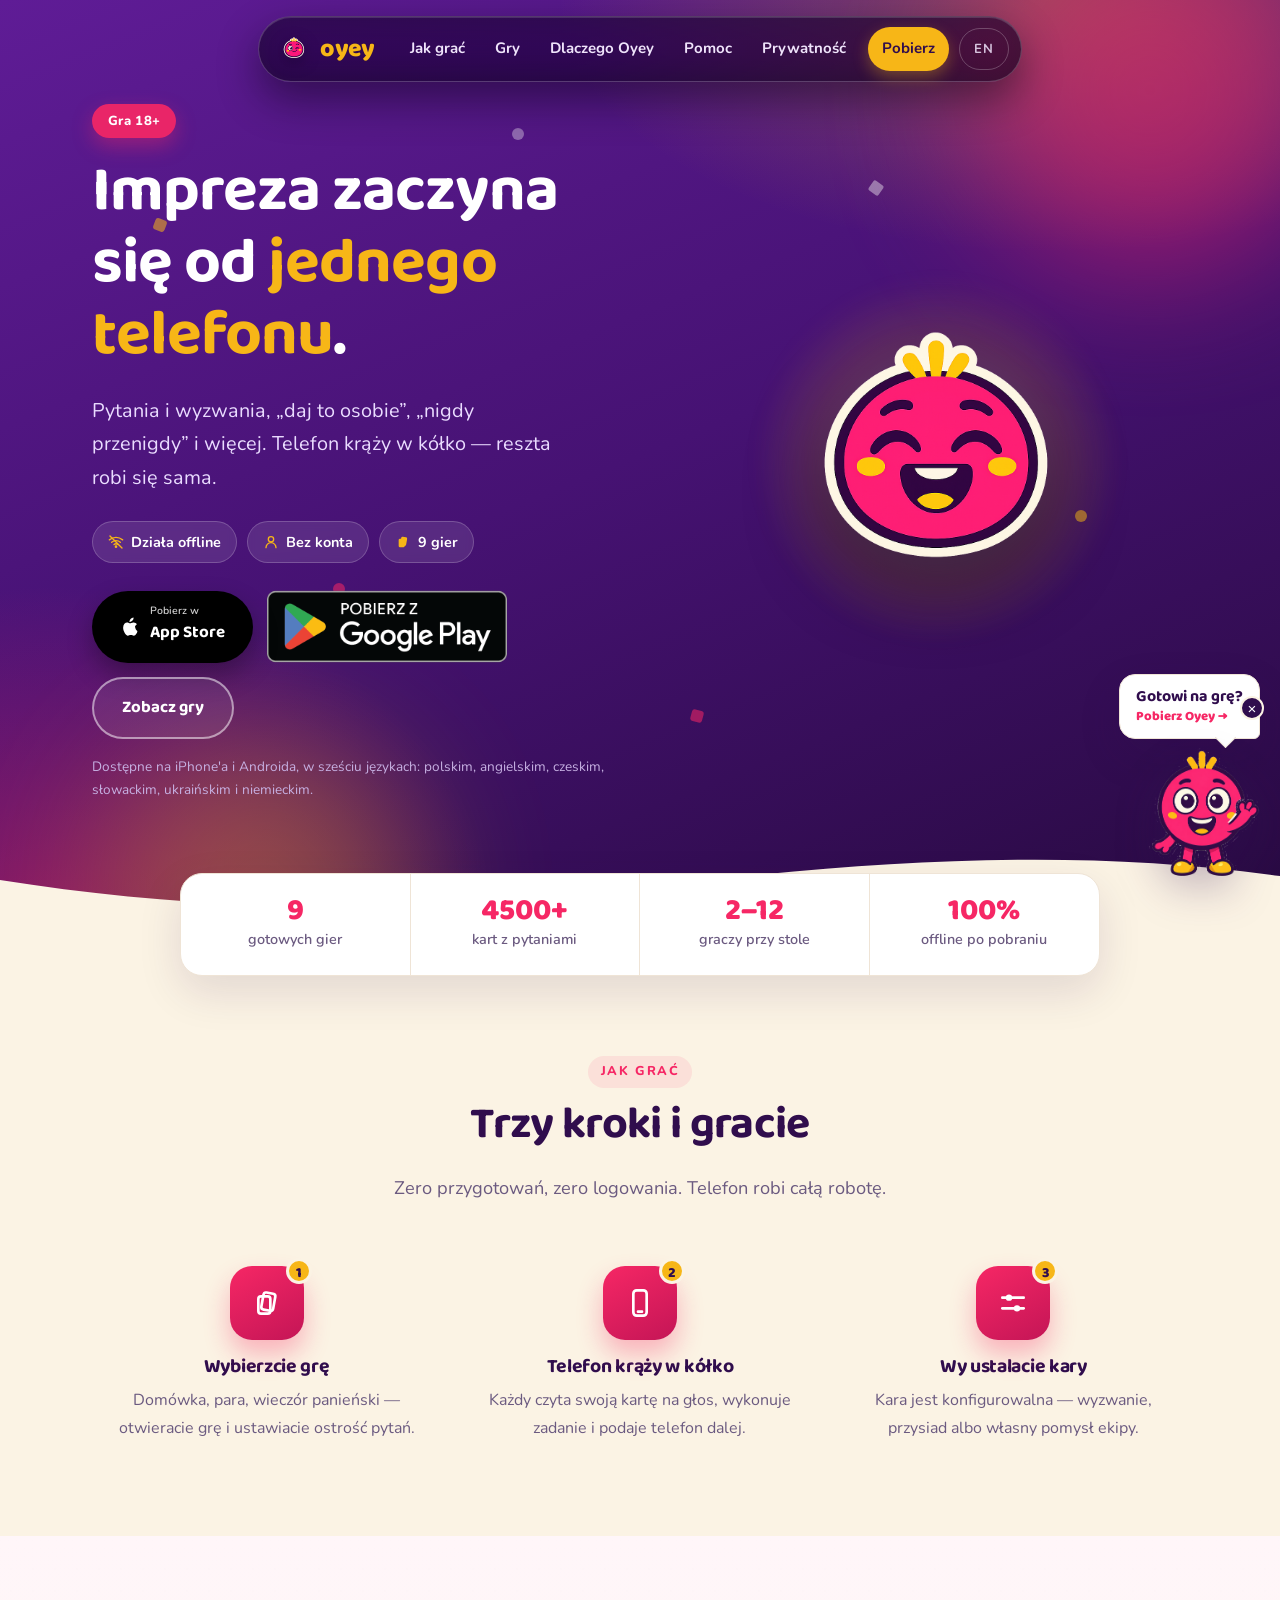
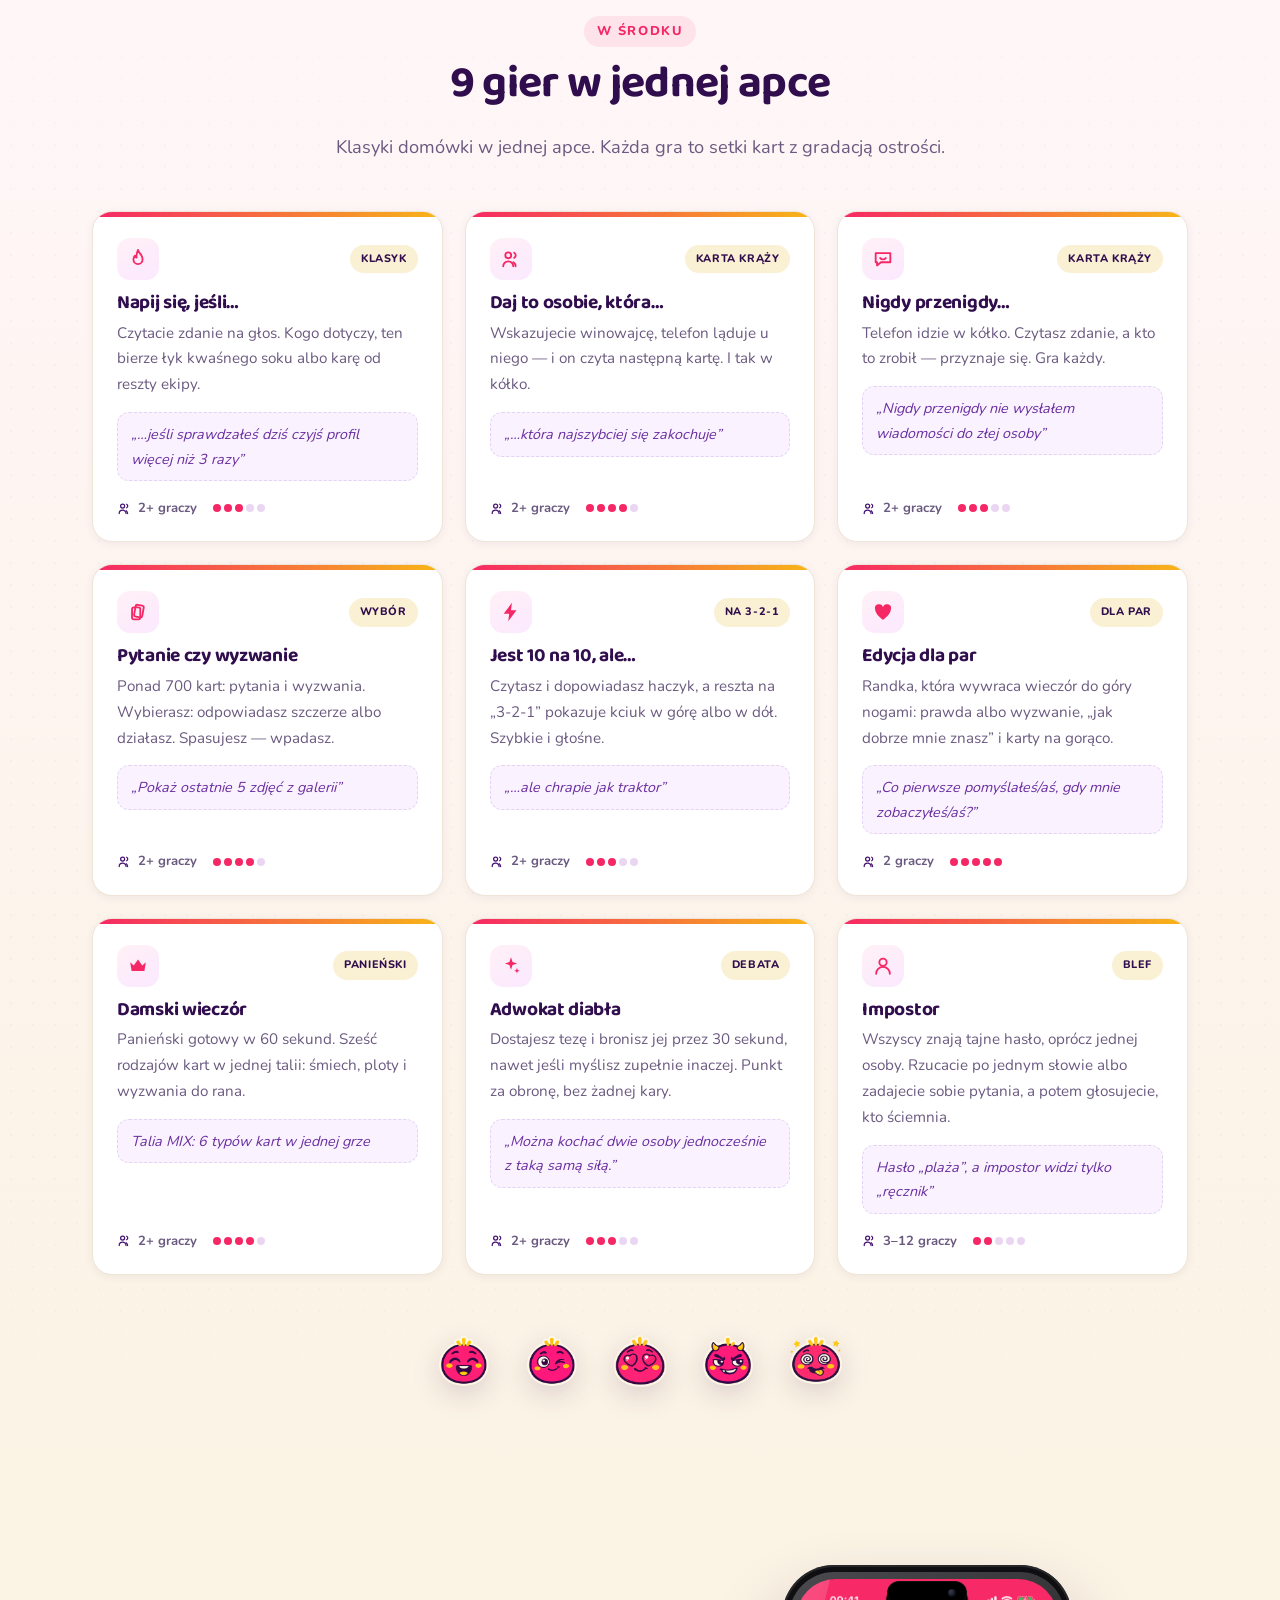
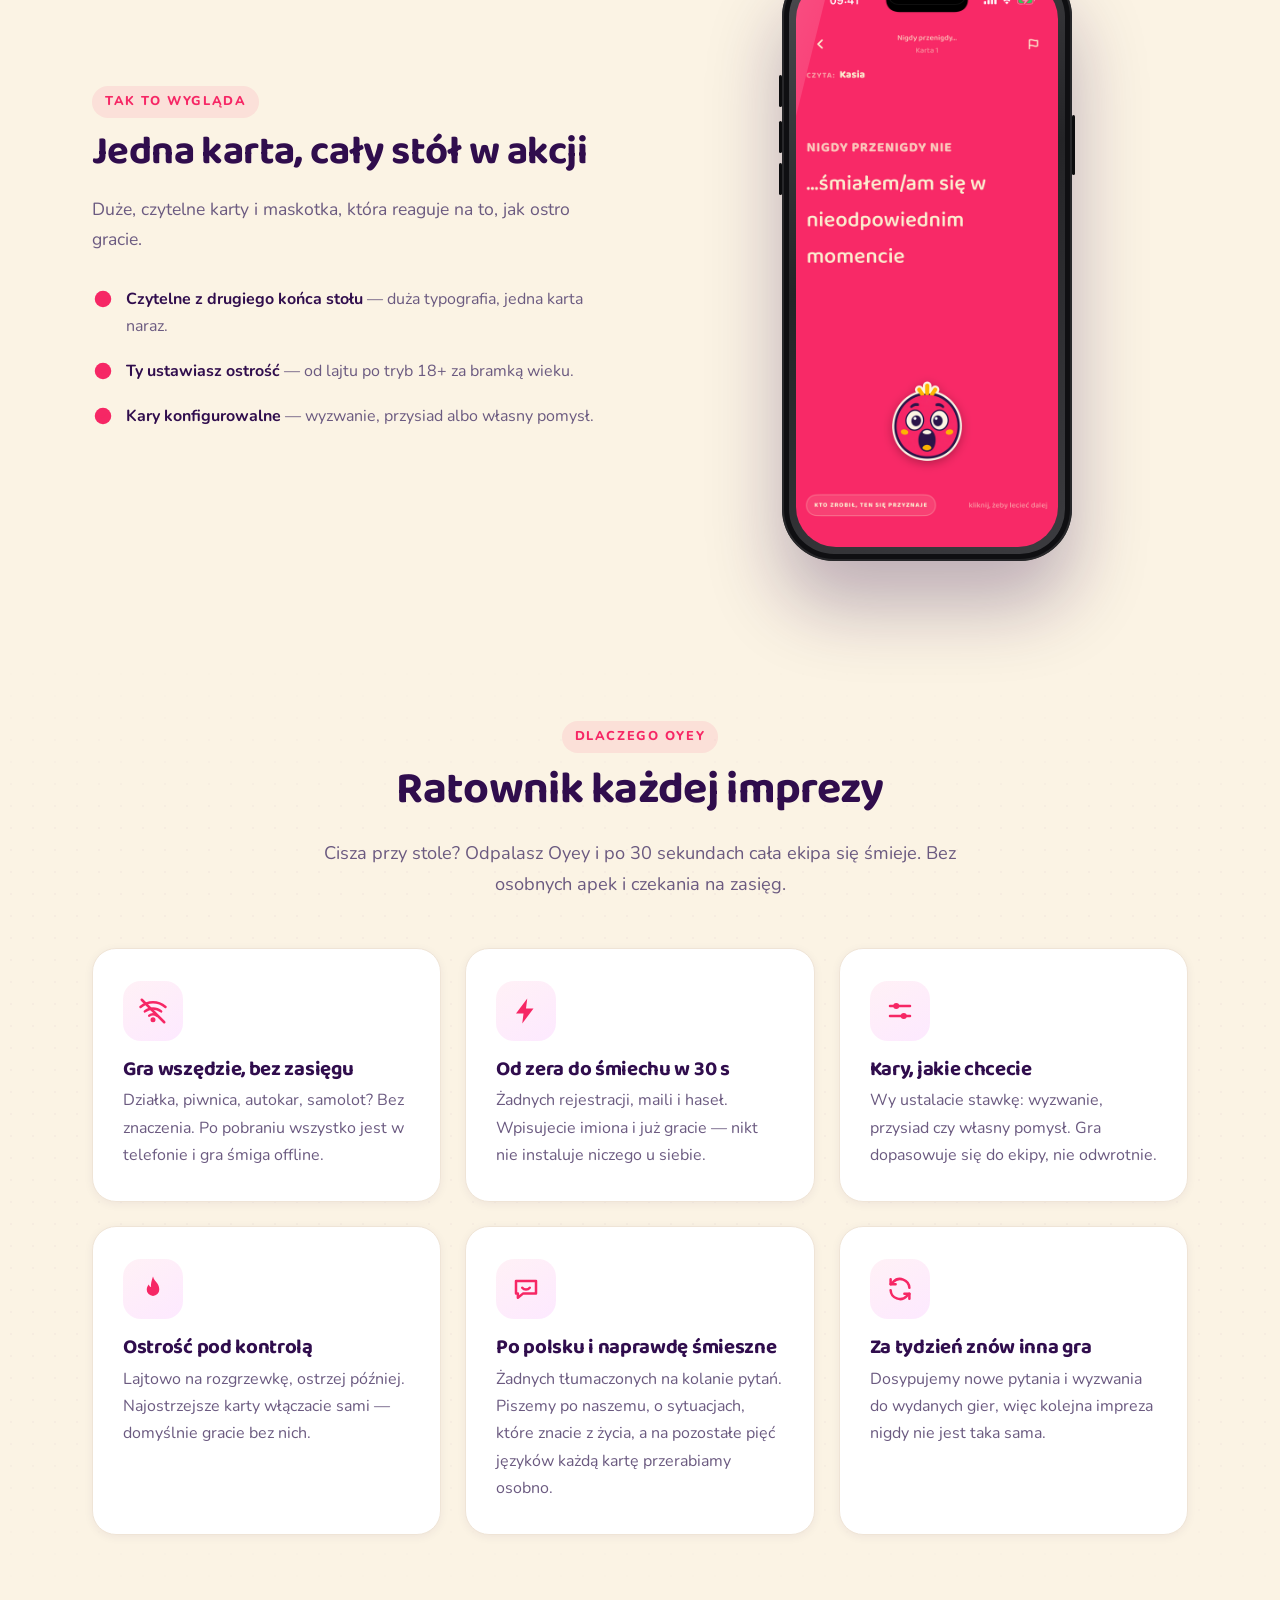
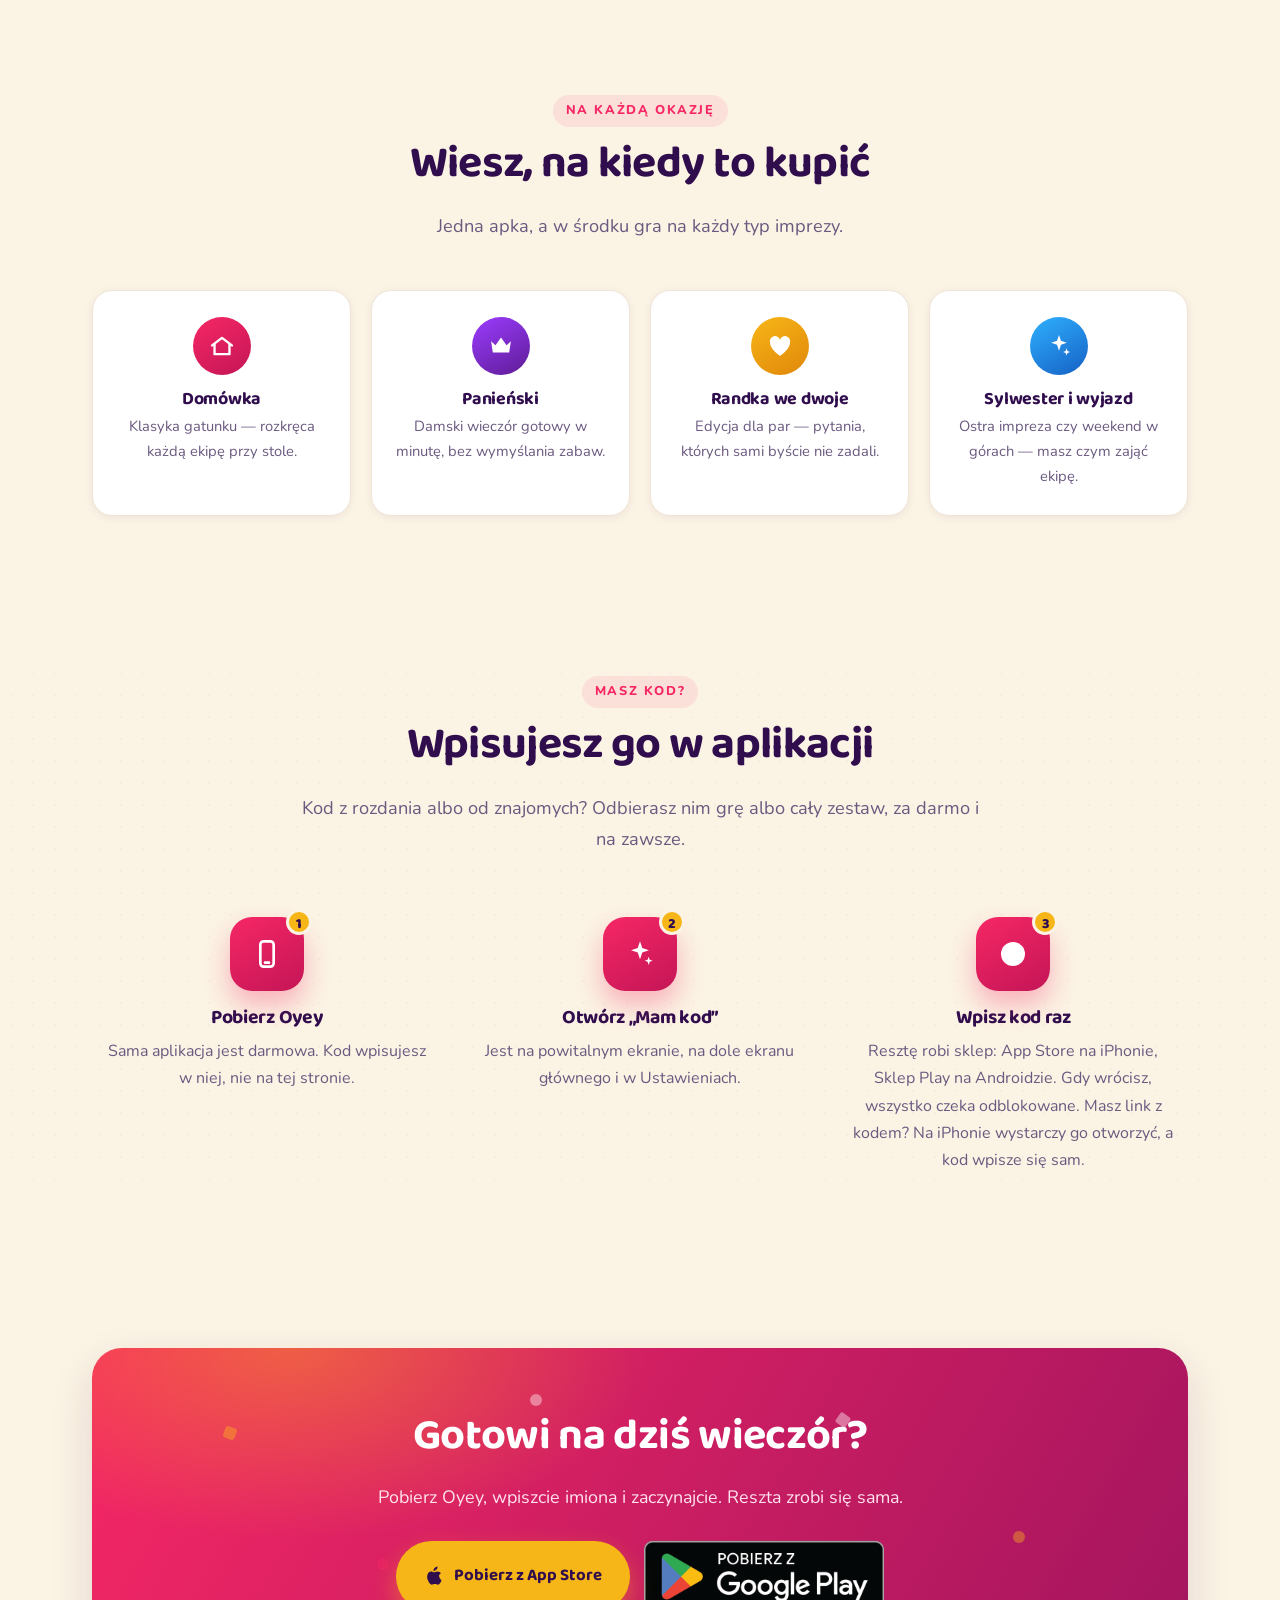
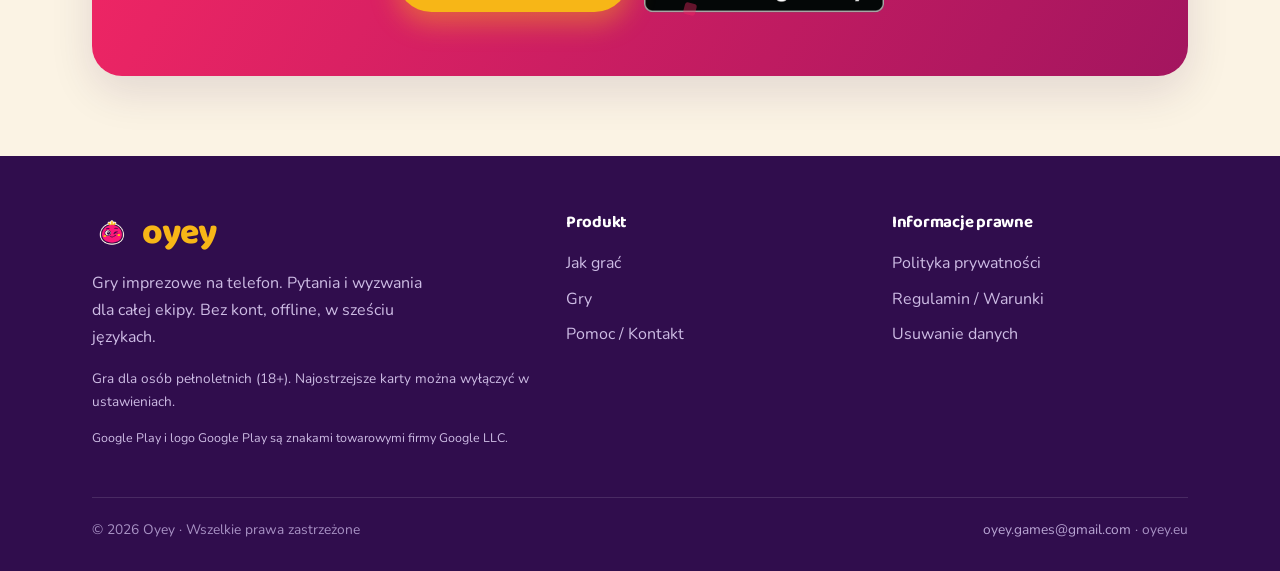
<file: pl/index.html>
<!DOCTYPE html>
<html lang="pl">
<head>
  <meta charset="UTF-8">
  <meta name="viewport" content="width=device-width, initial-scale=1.0">
  <title>Oyey — gry imprezowe na telefon | Pytania i wyzwania 18+</title>
  <meta name="description" content="Oyey to gry imprezowe na telefon: pytania i wyzwania, „daj to osobie”, „nigdy przenigdy” i więcej. Telefon krąży w kółko, bez kont, działa offline. Gra dla dorosłych (18+).">
  <link rel="canonical" href="https://oyey.eu/pl/">
  <link rel="alternate" hreflang="pl" href="https://oyey.eu/pl/">
  <link rel="alternate" hreflang="en" href="https://oyey.eu/">
  <link rel="alternate" hreflang="x-default" href="https://oyey.eu/">
  <meta property="og:type" content="website">
  <meta property="og:site_name" content="Oyey">
  <meta property="og:locale" content="pl_PL">
  <meta property="og:locale:alternate" content="en_GB">
  <meta property="og:url" content="https://oyey.eu/pl/">
  <meta property="og:title" content="Oyey — gry imprezowe na telefon | Pytania i wyzwania 18+">
  <meta property="og:description" content="Oyey to gry imprezowe na telefon: pytania i wyzwania, „daj to osobie”, „nigdy przenigdy” i więcej. Telefon krąży w kółko, bez kont, działa offline. Gra dla dorosłych (18+).">
  <meta property="og:image" content="https://oyey.eu/assets/img/og-card.png">
  <meta property="og:image:width" content="1200">
  <meta property="og:image:height" content="630">
  <meta property="og:image:alt" content="Maskotka Oyey — gry imprezowe na telefon">
  <meta name="twitter:card" content="summary_large_image">
  <meta name="twitter:title" content="Oyey — gry imprezowe na telefon | Pytania i wyzwania 18+">
  <meta name="twitter:description" content="Oyey to gry imprezowe na telefon: pytania i wyzwania, „daj to osobie”, „nigdy przenigdy” i więcej. Telefon krąży w kółko, bez kont, działa offline. Gra dla dorosłych (18+).">
  <meta name="twitter:image" content="https://oyey.eu/assets/img/og-card.png">
  <meta name="twitter:image:alt" content="Maskotka Oyey — gry imprezowe na telefon">
  <link rel="icon" href="../favicon.ico" sizes="any">
  <link rel="icon" type="image/png" sizes="32x32" href="../assets/img/favicon-32.png">
  <link rel="apple-touch-icon" href="../assets/img/favicon-180.png">
  <link rel="stylesheet" href="../assets/css/style.css?v=12">
  <script src="../assets/js/nav.js" defer></script>
</head>
<body>

  <!-- ZESTAW IKON SVG (własny) -->
  <svg width="0" height="0" style="position:absolute" aria-hidden="true">
    <symbol id="ic-wifi" viewBox="0 0 24 24"><path d="M2 8.8C4.9 6.4 8.3 5 12 5s7.1 1.4 10 3.8"/><path d="M5.5 12.3C7.3 10.8 9.6 9.9 12 9.9s4.7.9 6.5 2.4"/><path d="M9 15.7c.9-.7 2-1.1 3-1.1s2.1.4 3 1.1"/><circle cx="12" cy="19" r="1"/><line x1="3" y1="3" x2="21" y2="21"/></symbol>
    <symbol id="ic-user" viewBox="0 0 24 24"><circle cx="12" cy="8" r="4"/><path d="M4.5 20.5a7.5 7.5 0 0 1 15 0"/></symbol>
    <symbol id="ic-bolt" viewBox="0 0 24 24"><path d="M13 2 4 14h6l-1 8 9-12h-6z"/></symbol>
    <symbol id="ic-sliders" viewBox="0 0 24 24"><line x1="4" y1="8" x2="20" y2="8"/><line x1="4" y1="16" x2="20" y2="16"/><circle cx="9" cy="8" r="2.4" fill="currentColor" stroke="none"/><circle cx="15" cy="16" r="2.4" fill="currentColor" stroke="none"/></symbol>
    <symbol id="ic-flame" viewBox="0 0 24 24"><path d="M12 2c.6 2.6 2.4 3.9 3.5 5.6C16.6 9.3 17 10.8 17 12.5a5 5 0 0 1-10 0c0-1.7.7-3 1.7-4.1.2 1 .9 1.8 1.8 2C10 8.8 10.7 5.5 12 2z"/></symbol>
    <symbol id="ic-chat" viewBox="0 0 24 24"><path d="M4 5.5h16v10H9.8L5.5 19v-3.5H4z"/><path d="M9 11c.7.9 1.8 1.4 3 1.4s2.3-.5 3-1.4"/></symbol>
    <symbol id="ic-refresh" viewBox="0 0 24 24"><path d="M19.5 11A7.5 7.5 0 0 0 6.6 6.3L4.5 8.2"/><path d="M4.5 4.2v4h4"/><path d="M4.5 13a7.5 7.5 0 0 0 12.9 4.7l2.1-1.9"/><path d="M19.5 19.8v-4h-4"/></symbol>
    <symbol id="ic-phone" viewBox="0 0 24 24"><rect x="7" y="2.5" width="10" height="19" rx="2.5"/><line x1="10.5" y1="18.5" x2="13.5" y2="18.5"/></symbol>
    <symbol id="ic-users" viewBox="0 0 24 24"><circle cx="9" cy="8" r="3.2"/><path d="M3.5 20a5.5 5.5 0 0 1 11 0"/><path d="M15.5 5.2a3.2 3.2 0 0 1 0 5.6"/><path d="M17 20a5.4 5.4 0 0 0-2.3-4.4"/></symbol>
    <symbol id="ic-cards" viewBox="0 0 24 24"><rect x="8.5" y="4.5" width="9" height="13" rx="2" transform="rotate(10 13 11)"/><rect x="5.5" y="7" width="9" height="13" rx="2"/></symbol>
    <symbol id="ic-check" viewBox="0 0 24 24"><circle cx="12" cy="12" r="9"/><path d="M8.4 12.4l2.6 2.6 4.6-5.2"/></symbol>
    <symbol id="ic-heart" viewBox="0 0 24 24"><path d="M12 20.6S3.4 14.8 3.4 9.1A4.4 4.4 0 0 1 12 6.8a4.4 4.4 0 0 1 8.6 2.3C20.6 14.8 12 20.6 12 20.6z"/></symbol>
    <symbol id="ic-crown" viewBox="0 0 24 24"><path d="M3.5 8l3.8 3.4L12 4.8l4.7 6.6L20.5 8l-1.5 9.5H5z"/></symbol>
    <symbol id="ic-home" viewBox="0 0 24 24"><path d="M3.5 11.5 12 5l8.5 6.5"/><path d="M5.6 10.4V19h12.8v-8.6"/></symbol>
    <symbol id="ic-spark" viewBox="0 0 24 24"><path d="M12 2.5l1.7 5 5 1.7-5 1.7L12 16l-1.7-5.1-5-1.7 5-1.7z"/><path d="M18.5 14l.8 2.3 2.2.8-2.2.8-.8 2.3-.8-2.3-2.2-.8 2.2-.8z"/></symbol>
    <symbol id="ic-apple" viewBox="0 0 384 512"><path d="M318.7 268c-.2-36.7 16.4-64.4 50-84.8-18.8-26.9-47.2-41.7-84.7-44.6-35.5-2.8-74.3 20.7-88.5 20.7-15 0-49.4-19.7-76.4-19.7C71.9 141.1 16 184.6 16 273.5c0 26.3 4.8 53.5 14.4 81.5 12.8 36.9 59 127.2 107.2 125.7 25.2-.6 43-17.9 75.8-17.9 31.8 0 48.3 17.9 76.4 17.9 48.6-.7 90.4-82.8 102.6-119.8-65.2-30.7-61.7-90-61.7-92.9zM255.7 90.8c30.4-36.1 27.7-69 26.8-80.8-26.9 1.6-58 18.4-75.7 39.1-19.5 22.2-31 49.7-28.5 79.1 29.1 2.3 55.7-12.7 77.4-37.4z"/></symbol>
  </svg>

  <!-- NAV -->
  <header class="nav" id="nav">
    <div class="container">
      <a class="nav__brand" href="/pl/" aria-label="Oyey — strona główna">
        <img class="nav__mascot" src="../assets/img/mascot-smile.png" alt="">
        <span class="wordmark nav__wordmark">oyey</span>
      </a>
      <button class="nav__toggle" aria-label="Menu" onclick="document.getElementById('nav-links').classList.toggle('open')">☰</button>
      <nav class="nav__links" id="nav-links">
        <a href="#jak">Jak grać</a>
        <a href="#gry">Gry</a>
        <a href="#dlaczego">Dlaczego Oyey</a>
        <a href="../support.html">Pomoc</a>
        <a href="../privacy.html">Prywatność</a>
        <a class="cta" href="https://apps.apple.com/app/id6793657469" target="_blank" rel="noopener">Pobierz</a>
        <a href="/?lang=en" class="lang-switch" hreflang="en" aria-label="English version">EN</a>
      </nav>
    </div>
  </header>

  <!-- HERO -->
  <section class="hero">
    <span class="hero__glow g1"></span><span class="hero__glow g2"></span>
    <div class="confetti"><i></i><i></i><i></i><i></i><i></i><i></i></div>
    <div class="container hero__grid">
      <div>
        <span class="age-pill">Gra 18+</span>
        <h1>Impreza zaczyna się od <span class="hl">jednego telefonu</span>.</h1>
        <p class="lead">Pytania i wyzwania, „daj to osobie”, „nigdy przenigdy” i więcej. Telefon krąży w kółko — reszta robi się sama.</p>
        <div class="hero__badges">
          <span class="badge"><svg class="icon"><use href="#ic-wifi"/></svg> Działa offline</span>
          <span class="badge"><svg class="icon"><use href="#ic-user"/></svg> Bez konta</span>
          <span class="badge"><svg class="icon icon--fill"><use href="#ic-cards"/></svg> 9 gier</span>
        </div>
        <div class="btns" id="download-top">
          <a class="btn btn--app" href="https://apps.apple.com/app/id6793657469" target="_blank" rel="noopener" aria-label="Pobierz z App Store">
            <svg viewBox="0 0 384 512" fill="currentColor" aria-hidden="true"><use href="#ic-apple"/></svg>
            <span class="store-txt"><span class="store-sub">Pobierz w</span><span class="store-main">App Store</span></span>
          </a>
          <a class="btn-gp" href="https://play.google.com/store/apps/details?id=eu.oyey" target="_blank" rel="noopener">
            <img class="gp-badge gp-badge--pl" src="../assets/img/badges/google-play-pl.png" width="646" height="250" alt="Pobierz z Google Play">
          </a>
          <a class="btn btn--ghost" href="#gry">Zobacz gry</a>
        </div>
        <p class="hero__note">Dostępne na iPhone'a i Androida, w sześciu językach: polskim, angielskim, czeskim, słowackim, ukraińskim i niemieckim.</p>
      </div>
      <div class="hero__mascot">
        <img src="../assets/img/mascot-happy.png" alt="Maskotka Oyey" loading="eager">
      </div>
    </div>
    <div class="hero__wave" aria-hidden="true">
      <svg viewBox="0 0 1440 72" preserveAspectRatio="none"><path fill="#FBF3E4" d="M0,40 C240,74 480,74 720,48 C960,22 1200,6 1440,36 L1440,72 L0,72 Z"></path></svg>
    </div>
  </section>

  <!-- STATS -->
  <div class="container">
    <div class="stats reveal">
      <div class="stat"><b>9</b><span>gotowych gier</span></div>
      <div class="stat"><b>4500+</b><span>kart z pytaniami</span></div>
      <div class="stat"><b>2–12</b><span>graczy przy stole</span></div>
      <div class="stat"><b>100%</b><span>offline po pobraniu</span></div>
    </div>
  </div>

  <!-- JAK GRAĆ -->
  <section id="jak">
    <div class="container">
      <div class="section-head reveal">
        <span class="eyebrow">Jak grać</span>
        <h2>Trzy kroki i gracie</h2>
        <p>Zero przygotowań, zero logowania. Telefon robi całą robotę.</p>
      </div>
      <div class="steps">
        <div class="step reveal d1">
          <div class="step__ico"><svg class="icon"><use href="#ic-cards"/></svg><span class="step__num">1</span></div>
          <h3>Wybierzcie grę</h3>
          <p>Domówka, para, wieczór panieński — otwieracie grę i ustawiacie ostrość pytań.</p>
        </div>
        <div class="step reveal d2">
          <div class="step__ico"><svg class="icon"><use href="#ic-phone"/></svg><span class="step__num">2</span></div>
          <h3>Telefon krąży w kółko</h3>
          <p>Każdy czyta swoją kartę na głos, wykonuje zadanie i podaje telefon dalej.</p>
        </div>
        <div class="step reveal d3">
          <div class="step__ico"><svg class="icon"><use href="#ic-sliders"/></svg><span class="step__num">3</span></div>
          <h3>Wy ustalacie kary</h3>
          <p>Kara jest konfigurowalna — wyzwanie, przysiad albo własny pomysł ekipy.</p>
        </div>
      </div>
    </div>
  </section>

  <!-- GRY -->
  <section id="gry" class="games-section dots">
    <div class="container">
      <div class="section-head reveal">
        <span class="eyebrow">W środku</span>
        <h2>9 gier w jednej apce</h2>
        <p>Klasyki domówki w jednej apce. Każda gra to setki kart z gradacją ostrości.</p>
      </div>
      <div class="games">

        <article class="game reveal">
          <div class="game__top"><span class="game__ico"><svg class="icon"><use href="#ic-flame"/></svg></span><span class="tag">Klasyk</span></div>
          <h3>Napij się, jeśli…</h3>
          <p>Czytacie zdanie na głos. Kogo dotyczy, ten bierze łyk kwaśnego soku albo karę od reszty ekipy.</p>
          <div class="game__sample">„…jeśli sprawdzałeś dziś czyjś profil więcej niż 3 razy”</div>
          <div class="game__meta"><span class="m"><svg class="icon"><use href="#ic-users"/></svg>2+ graczy</span><span class="spice"><span class="spice-dots"><i class="on"></i><i class="on"></i><i class="on"></i><i></i><i></i></span></span></div>
        </article>

        <article class="game reveal d1">
          <div class="game__top"><span class="game__ico"><svg class="icon"><use href="#ic-users"/></svg></span><span class="tag">Karta krąży</span></div>
          <h3>Daj to osobie, która…</h3>
          <p>Wskazujecie winowajcę, telefon ląduje u niego — i on czyta następną kartę. I tak w kółko.</p>
          <div class="game__sample">„…która najszybciej się zakochuje”</div>
          <div class="game__meta"><span class="m"><svg class="icon"><use href="#ic-users"/></svg>2+ graczy</span><span class="spice"><span class="spice-dots"><i class="on"></i><i class="on"></i><i class="on"></i><i class="on"></i><i></i></span></span></div>
        </article>

        <article class="game reveal d2">
          <div class="game__top"><span class="game__ico"><svg class="icon"><use href="#ic-chat"/></svg></span><span class="tag">Karta krąży</span></div>
          <h3>Nigdy przenigdy…</h3>
          <p>Telefon idzie w kółko. Czytasz zdanie, a kto to zrobił — przyznaje się. Gra każdy.</p>
          <div class="game__sample">„Nigdy przenigdy nie wysłałem wiadomości do złej osoby”</div>
          <div class="game__meta"><span class="m"><svg class="icon"><use href="#ic-users"/></svg>2+ graczy</span><span class="spice"><span class="spice-dots"><i class="on"></i><i class="on"></i><i class="on"></i><i></i><i></i></span></span></div>
        </article>

        <article class="game reveal">
          <div class="game__top"><span class="game__ico"><svg class="icon"><use href="#ic-cards"/></svg></span><span class="tag">Wybór</span></div>
          <h3>Pytanie czy wyzwanie</h3>
          <p>Ponad 700 kart: pytania i wyzwania. Wybierasz: odpowiadasz szczerze albo działasz. Spasujesz — wpadasz.</p>
          <div class="game__sample">„Pokaż ostatnie 5 zdjęć z galerii”</div>
          <div class="game__meta"><span class="m"><svg class="icon"><use href="#ic-users"/></svg>2+ graczy</span><span class="spice"><span class="spice-dots"><i class="on"></i><i class="on"></i><i class="on"></i><i class="on"></i><i></i></span></span></div>
        </article>

        <article class="game reveal d1">
          <div class="game__top"><span class="game__ico"><svg class="icon icon--fill"><use href="#ic-bolt"/></svg></span><span class="tag">Na 3-2-1</span></div>
          <h3>Jest 10 na 10, ale…</h3>
          <p>Czytasz i dopowiadasz haczyk, a reszta na „3-2-1” pokazuje kciuk w górę albo w dół. Szybkie i głośne.</p>
          <div class="game__sample">„…ale chrapie jak traktor”</div>
          <div class="game__meta"><span class="m"><svg class="icon"><use href="#ic-users"/></svg>2+ graczy</span><span class="spice"><span class="spice-dots"><i class="on"></i><i class="on"></i><i class="on"></i><i></i><i></i></span></span></div>
        </article>

        <article class="game reveal d2">
          <div class="game__top"><span class="game__ico"><svg class="icon icon--fill"><use href="#ic-heart"/></svg></span><span class="tag">Dla par</span></div>
          <h3>Edycja dla par</h3>
          <p>Randka, która wywraca wieczór do góry nogami: prawda albo wyzwanie, „jak dobrze mnie znasz” i karty na gorąco.</p>
          <div class="game__sample">„Co pierwsze pomyślałeś/aś, gdy mnie zobaczyłeś/aś?”</div>
          <div class="game__meta"><span class="m"><svg class="icon"><use href="#ic-users"/></svg>2 graczy</span><span class="spice"><span class="spice-dots"><i class="on"></i><i class="on"></i><i class="on"></i><i class="on"></i><i class="on"></i></span></span></div>
        </article>

        <article class="game reveal d3">
          <div class="game__top"><span class="game__ico"><svg class="icon icon--fill"><use href="#ic-crown"/></svg></span><span class="tag">Panieński</span></div>
          <h3>Damski wieczór</h3>
          <p>Panieński gotowy w 60 sekund. Sześć rodzajów kart w jednej talii: śmiech, ploty i wyzwania do rana.</p>
          <div class="game__sample">Talia MIX: 6 typów kart w jednej grze</div>
          <div class="game__meta"><span class="m"><svg class="icon"><use href="#ic-users"/></svg>2+ graczy</span><span class="spice"><span class="spice-dots"><i class="on"></i><i class="on"></i><i class="on"></i><i class="on"></i><i></i></span></span></div>
        </article>

        <article class="game reveal">
          <div class="game__top"><span class="game__ico"><svg class="icon icon--fill"><use href="#ic-spark"/></svg></span><span class="tag">Debata</span></div>
          <h3>Adwokat diabła</h3>
          <p>Dostajesz tezę i bronisz jej przez 30 sekund, nawet jeśli myślisz zupełnie inaczej. Punkt za obronę, bez żadnej kary.</p>
          <div class="game__sample">„Można kochać dwie osoby jednocześnie z taką samą siłą.”</div>
          <div class="game__meta"><span class="m"><svg class="icon"><use href="#ic-users"/></svg>2+ graczy</span><span class="spice"><span class="spice-dots"><i class="on"></i><i class="on"></i><i class="on"></i><i></i><i></i></span></span></div>
        </article>

        <article class="game reveal d1">
          <div class="game__top"><span class="game__ico"><svg class="icon"><use href="#ic-user"/></svg></span><span class="tag">Blef</span></div>
          <h3>Impostor</h3>
          <p>Wszyscy znają tajne hasło, oprócz jednej osoby. Rzucacie po jednym słowie albo zadajecie sobie pytania, a potem głosujecie, kto ściemnia.</p>
          <div class="game__sample">Hasło „plaża”, a impostor widzi tylko „ręcznik”</div>
          <div class="game__meta"><span class="m"><svg class="icon"><use href="#ic-users"/></svg>3–12 graczy</span><span class="spice"><span class="spice-dots"><i class="on"></i><i class="on"></i><i></i><i></i><i></i></span></span></div>
        </article>

      </div>
      <div class="mascots-row reveal">
        <img src="../assets/img/mascot-happy.png" alt="">
        <img src="../assets/img/mascot-smile.png" alt="">
        <img src="../assets/img/mascot-love.png" alt="">
        <img src="../assets/img/mascot-devil.png" alt="">
        <img src="../assets/img/mascot-crazy.png" alt="">
      </div>
    </div>
  </section>

  <!-- SHOWCASE -->
  <section>
    <div class="container">
      <div class="showcase">
        <div class="showcase__text reveal">
          <span class="eyebrow">Tak to wygląda</span>
          <h2>Jedna karta, cały stół w akcji</h2>
          <p style="color:var(--text-soft);font-size:1.1rem;margin:0 0 6px;">Duże, czytelne karty i maskotka, która reaguje na to, jak ostro gracie.</p>
          <ul class="showcase__list">
            <li><svg class="icon icon--fill"><use href="#ic-check"/></svg><span><b>Czytelne z drugiego końca stołu</b> — duża typografia, jedna karta naraz.</span></li>
            <li><svg class="icon icon--fill"><use href="#ic-check"/></svg><span><b>Ty ustawiasz ostrość</b> — od lajtu po tryb 18+ za bramką wieku.</span></li>
            <li><svg class="icon icon--fill"><use href="#ic-check"/></svg><span><b>Kary konfigurowalne</b> — wyzwanie, przysiad albo własny pomysł.</span></li>
          </ul>
        </div>
        <div class="phone-wrap reveal d2">
          <div class="iphone">
            <span class="iphone__island"></span>
            <div class="iphone__screen">
              <img src="../assets/img/shot-4.png" alt="Ekran gry Oyey — karta z gry „Nigdy przenigdy…”: „…śmiałem/am się w nieodpowiednim momencie”, pod spodem maskotka i przycisk „Kto zrobił, ten się przyznaje”">
            </div>
          </div>
        </div>
      </div>
    </div>
  </section>

  <!-- DLACZEGO -->
  <section id="dlaczego" class="dots">
    <div class="container">
      <div class="section-head reveal">
        <span class="eyebrow">Dlaczego Oyey</span>
        <h2>Ratownik każdej imprezy</h2>
        <p>Cisza przy stole? Odpalasz Oyey i po 30 sekundach cała ekipa się śmieje. Bez osobnych apek i czekania na zasięg.</p>
      </div>
      <div class="features">
        <div class="card reveal"><div class="ico"><svg class="icon"><use href="#ic-wifi"/></svg></div><h3>Gra wszędzie, bez zasięgu</h3><p>Działka, piwnica, autokar, samolot? Bez znaczenia. Po pobraniu wszystko jest w telefonie i gra śmiga offline.</p></div>
        <div class="card reveal d1"><div class="ico"><svg class="icon icon--fill"><use href="#ic-bolt"/></svg></div><h3>Od zera do śmiechu w 30 s</h3><p>Żadnych rejestracji, maili i haseł. Wpisujecie imiona i już gracie — nikt nie instaluje niczego u siebie.</p></div>
        <div class="card reveal d2"><div class="ico"><svg class="icon"><use href="#ic-sliders"/></svg></div><h3>Kary, jakie chcecie</h3><p>Wy ustalacie stawkę: wyzwanie, przysiad czy własny pomysł. Gra dopasowuje się do ekipy, nie odwrotnie.</p></div>
        <div class="card reveal"><div class="ico"><svg class="icon icon--fill"><use href="#ic-flame"/></svg></div><h3>Ostrość pod kontrolą</h3><p>Lajtowo na rozgrzewkę, ostrzej później. Najostrzejsze karty włączacie sami — domyślnie gracie bez nich.</p></div>
        <div class="card reveal d1"><div class="ico"><svg class="icon"><use href="#ic-chat"/></svg></div><h3>Po polsku i naprawdę śmieszne</h3><p>Żadnych tłumaczonych na kolanie pytań. Piszemy po naszemu, o sytuacjach, które znacie z życia, a na pozostałe pięć języków każdą kartę przerabiamy osobno.</p></div>
        <div class="card reveal d2"><div class="ico"><svg class="icon"><use href="#ic-refresh"/></svg></div><h3>Za tydzień znów inna gra</h3><p>Dosypujemy nowe pytania i wyzwania do wydanych gier, więc kolejna impreza nigdy nie jest taka sama.</p></div>
      </div>
    </div>
  </section>

  <!-- OKAZJE -->
  <section>
    <div class="container">
      <div class="section-head reveal">
        <span class="eyebrow">Na każdą okazję</span>
        <h2>Wiesz, na kiedy to kupić</h2>
        <p>Jedna apka, a w środku gra na każdy typ imprezy.</p>
      </div>
      <div class="occasions">
        <div class="occasion reveal"><div class="oc-ico"><svg class="icon"><use href="#ic-home"/></svg></div><h3>Domówka</h3><p>Klasyka gatunku — rozkręca każdą ekipę przy stole.</p></div>
        <div class="occasion reveal d1"><div class="oc-ico"><svg class="icon icon--fill"><use href="#ic-crown"/></svg></div><h3>Panieński</h3><p>Damski wieczór gotowy w minutę, bez wymyślania zabaw.</p></div>
        <div class="occasion reveal d2"><div class="oc-ico"><svg class="icon icon--fill"><use href="#ic-heart"/></svg></div><h3>Randka we dwoje</h3><p>Edycja dla par — pytania, których sami byście nie zadali.</p></div>
        <div class="occasion reveal d3"><div class="oc-ico"><svg class="icon icon--fill"><use href="#ic-spark"/></svg></div><h3>Sylwester i wyjazd</h3><p>Ostra impreza czy weekend w górach — masz czym zająć ekipę.</p></div>
      </div>
    </div>
  </section>

  <!-- MASZ KOD -->
  <section id="kod" class="dots">
    <div class="container">
      <div class="section-head reveal">
        <span class="eyebrow">Masz kod?</span>
        <h2>Wpisujesz go w aplikacji</h2>
        <p>Kod z rozdania albo od znajomych? Odbierasz nim grę albo cały zestaw, za darmo i na zawsze.</p>
      </div>
      <div class="steps">
        <div class="step reveal d1">
          <div class="step__ico"><svg class="icon"><use href="#ic-phone"/></svg><span class="step__num">1</span></div>
          <h3>Pobierz Oyey</h3>
          <p>Sama aplikacja jest darmowa. Kod wpisujesz w niej, nie na tej stronie.</p>
        </div>
        <div class="step reveal d2">
          <div class="step__ico"><svg class="icon icon--fill"><use href="#ic-spark"/></svg><span class="step__num">2</span></div>
          <h3>Otwórz „Mam kod”</h3>
          <p>Jest na powitalnym ekranie, na dole ekranu głównego i w Ustawieniach.</p>
        </div>
        <div class="step reveal d3">
          <div class="step__ico"><svg class="icon icon--fill"><use href="#ic-check"/></svg><span class="step__num">3</span></div>
          <h3>Wpisz kod raz</h3>
          <p>Resztę robi sklep: App Store na iPhonie, Sklep Play na Androidzie. Gdy wrócisz, wszystko czeka odblokowane. Masz link z kodem? Na iPhonie wystarczy go otworzyć, a kod wpisze się sam.</p>
        </div>
      </div>
    </div>
  </section>

  <!-- CTA -->
  <section id="download">
    <div class="container">
      <div class="cta-strip">
        <div class="confetti"><i></i><i></i><i></i><i></i><i></i><i></i></div>
        <h2>Gotowi na dziś wieczór?</h2>
        <p>Pobierz Oyey, wpiszcie imiona i zaczynajcie. Reszta zrobi się sama.</p>
        <div class="btns">
          <a class="btn btn--yellow" href="https://apps.apple.com/app/id6793657469" target="_blank" rel="noopener">
            <svg viewBox="0 0 384 512" fill="currentColor" aria-hidden="true"><use href="#ic-apple"/></svg>
            Pobierz z App Store
          </a>
          <a class="btn-gp" href="https://play.google.com/store/apps/details?id=eu.oyey" target="_blank" rel="noopener">
            <img class="gp-badge gp-badge--pl" src="../assets/img/badges/google-play-pl.png" width="646" height="250" alt="Pobierz z Google Play" loading="lazy">
          </a>
        </div>
      </div>
    </div>
  </section>

  <!-- FOOTER -->
  <footer class="footer">
    <div class="container">
      <div class="footer__grid">
        <div>
          <div class="footer__brand">
            <img src="../assets/img/mascot-smile.png" alt="">
            <span class="wordmark footer__wordmark">oyey</span>
          </div>
          <p style="max-width:34ch;">Gry imprezowe na telefon. Pytania i wyzwania dla całej ekipy. Bez kont, offline, w sześciu językach.</p>
          <p style="font-size:.85rem;">Gra dla osób pełnoletnich (18+). Najostrzejsze karty można wyłączyć w ustawieniach.</p>
          <p style="font-size:.78rem;">Google Play i logo Google Play są znakami towarowymi firmy Google LLC.</p>
        </div>
        <div>
          <h4>Produkt</h4>
          <a href="#jak">Jak grać</a>
          <a href="#gry">Gry</a>
          <a href="../support.html">Pomoc / Kontakt</a>
        </div>
        <div>
          <h4>Informacje prawne</h4>
          <a href="../privacy.html">Polityka prywatności</a>
          <a href="../terms.html">Regulamin / Warunki</a>
          <a href="../data-deletion.html">Usuwanie danych</a>
        </div>
      </div>
      <div class="footer__legal">
        <span>© 2026 Oyey · Wszelkie prawa zastrzeżone</span>
        <span><a href="mailto:oyey.games@gmail.com">oyey.games@gmail.com</a> · oyey.eu</span>
      </div>
    </div>
  </footer>

  <!-- MASKOTKA W ROGU + DYMEK -->
  <div class="mascot-widget" id="mw" aria-hidden="true">
    <button class="mw-close" id="mw-close" aria-label="Zamknij">×</button>
    <a class="mw-bubble" href="https://apps.apple.com/app/id6793657469" target="_blank" rel="noopener">Gotowi na grę? <span class="mw-cta">Pobierz Oyey →</span></a>
    <img class="mw-mascot" src="../assets/img/mascot-full.png" alt="Maskotka Oyey" id="mw-mascot">
  </div>

  <!-- Przegladarka wbudowana (TikTok/IG/FB) blokuje App Store — wyjscie do Safari -->
  <div class="tt-panel" id="tt-panel" role="dialog" aria-modal="true" aria-labelledby="tt-tytul">
    <div class="tt-box">
      <h3 id="tt-tytul">Otwórz w przeglądarce</h3>
      <p>Ta przeglądarka nie wpuszcza do App Store. Kliknij <span class="tt-kropki">•••</span> w prawym górnym rogu i wybierz <strong>„Otwórz w przeglądarce"</strong>.</p>
      <button class="tt-btn" id="tt-kopiuj" type="button">Skopiuj link do strony</button>
      <button class="tt-btn tt-btn--ghost" id="tt-zamknij" type="button">Zamknij</button>
      <p class="tt-alt">Albo po prostu wpisz <strong>Oyey</strong> w App Store.</p>
    </div>
  </div>

  <script>
  (function(){
    // scroll-reveal
    var els = document.querySelectorAll('.reveal');
    if('IntersectionObserver' in window){
      var io = new IntersectionObserver(function(en){
        en.forEach(function(e){ if(e.isIntersecting){ e.target.classList.add('in'); io.unobserve(e.target); } });
      }, {threshold:.12, rootMargin:'0px 0px -6% 0px'});
      els.forEach(function(e){ io.observe(e); });
    } else { els.forEach(function(e){ e.classList.add('in'); }); }

    // (nawigacja notch/kapsuła obsługiwana w assets/js/nav.js)

    // maskotka w rogu
    var mw = document.getElementById('mw');
    // sessionStorage w try: zablokowany (dane witryn wyłączone, część
    // WebView) rzucał wyjątek i zatrzymywał resztę skryptu (ct, Play, panel).
    var mwZamkniety = false;
    try { mwZamkniety = (sessionStorage.getItem('mwClosed') === '1'); } catch (bladMw) {}
    if(!mwZamkniety){
      setTimeout(function(){ mw.classList.add('show'); mw.setAttribute('aria-hidden','false'); }, 1800);
    }
    document.getElementById('mw-close').addEventListener('click', function(){
      mw.classList.remove('show'); mw.classList.add('hide');
      try { sessionStorage.setItem('mwClosed','1'); } catch (bladMw) {}
    });
    // Maskotka i dymek prowadza PROSTO DO SKLEPU (zgloszenie usera 24.09.2026).
    // Wczesniej oba tylko przewijaly do sekcji #download, wiec przycisk
    // „Pobierz" nigdy nie otwieral App Store. Dymek jest teraz zwyklym <a>,
    // wiec dziala bez JS, na srodkowy przycisk i z klawiatury; handler
    // zostaje juz tylko dla obrazka maskotki.
    // ——— PRZEGLADARKA WBUDOWANA vs APP STORE ———
    // User sprawdzil 25.09 na iPhonie: klik w „Pobierz" z przegladarki
    // TikToka konczy sie BLEDEM albo PUSTA STRONA. TikTok blokuje i
    // https://apps.apple.com, i schemat itms-apps:// — czyli z tego
    // webview NIE DA SIE dojsc do sklepu zadna droga.
    //
    // ⚠️ Nie probuj tego „naprawic" kolejnym przekierowaniem. Kazda proba
    // nawigacji konczy sie bialym ekranem, ktory wyglada jak zepsuta
    // strona. Jedyne wyjscie to wyprowadzic czlowieka do Safari.
    // (18.10 scalone z kampania: schemat itms-apps:// z 25.09 wypadl, bo
    // w TikToku i tak nie dziala, a w Safari https to uniwersalny link.)
    //
    // ——— KAMPANIA (user 18.10.2026: link kampanii App Store `tiktok_pl`) ———
    // Link w bio prowadzi na oyey.eu/?ct=tiktok_pl (Instagram: ?ct=instagram).
    // Od 08.11.2026 „/” to strona angielska: polską przeglądarkę (albo strefę
    // Europe/Warsaw) skrypt w <head> strony „/” przenosi na /pl/ z całym
    // zapytaniem i #kotwicą, więc ?ct=… dociera tu nietknięte. Stary adres
    // index-en.html?ct=… (bio EN) przekierowuje na „/” z zapytaniem.
    // Strona dokleja do linków App Store token dostawcy i nazwę kampanii,
    // żeby App Analytics liczyło osobno pobrania i zakupy z naszego bio.
    // `ct` przechodzi tylko z liter, cyfr i podkreślnika (do 40 znaków),
    // a w ramach wizyty pamiętamy go w sessionStorage (podstrony bez ?ct).
    // Z przegladarki TikToka czlowiek przechodzi do Safari panelem nizej,
    // a skopiowany link niesie ?ct, wiec kampania przezywa przejscie.
    var PT = '129196735';
    var ct = null;
    try {
      var mCt = /[?&]ct=([^&#]*)/.exec(window.location.search);
      var zUrl = mCt ? decodeURIComponent(mCt[1]) : null;
      if (zUrl && /^[A-Za-z0-9_]{1,40}$/.test(zUrl)) {
        ct = zUrl;
        sessionStorage.setItem('oyey_ct', zUrl);
      } else {
        var zSesji = sessionStorage.getItem('oyey_ct');
        if (zSesji && /^[A-Za-z0-9_]{1,40}$/.test(zSesji)) { ct = zSesji; }
      }
    } catch (bladCt) {}
    var KAMPANIA = ct ? ('?pt=' + PT + '&ct=' + ct + '&mt=8') : '';
    var SCIEZKA = ct ? 'apple-store/id6793657469' : 'id6793657469';
    var SKLEP_WEB = 'https://apps.apple.com/app/' + SCIEZKA + KAMPANIA;
    if (ct) {
      // Także zwykłe <a> (desktop, Android, Safari, środkowy przycisk) niosą kampanię.
      var linkiSklepu = document.querySelectorAll('a[href*="apps.apple.com"]');
      for (var iL = 0; iL < linkiSklepu.length; iL++) { linkiSklepu[iL].href = SKLEP_WEB; }
    }

    // ——— GOOGLE PLAY (eu.oyey od 24.10.2026; stara com.qreinq.oyey wycofana 23.10) ———
    // Kampanię `ct` niesie Install Referrer, więc Play Console (Pozyskiwanie
    // użytkowników, kanały UTM) liczy osobno wejścia i instalacje z bio TikToka
    // i IG. Cała wartość referrer jest zakodowana (= i & jako %3D i %26).
    var SKLEP_PLAY = 'https://play.google.com/store/apps/details?id=eu.oyey' +
      (ct ? '&referrer=' + encodeURIComponent('utm_source=' + ct + '&utm_medium=bio') : '');
    if (ct) {
      var linkiPlay = document.querySelectorAll('a[href*="play.google.com"]');
      for (var iP = 0; iP < linkiPlay.length; iP++) { linkiPlay[iP].href = SKLEP_PLAY; }
    }
    // Android: Google Play idzie na pierwsze miejsce, App Store zostaje drugi,
    // a „Pobierz" w menu i dymek maskotki prowadzą do Play. Na iPhonie
    // i desktopie zostaje kolejność z HTML (App Store pierwszy).
    var ANDROID = /Android/i.test(navigator.userAgent);
    if (ANDROID) {
      var grupy = document.querySelectorAll('.btns');
      for (var iG = 0; iG < grupy.length; iG++) {
        var doPlay = grupy[iG].querySelector('a[href*="play.google.com"]');
        var doApple = grupy[iG].querySelector('a[href*="apps.apple.com"]');
        if (doPlay && doApple) { grupy[iG].insertBefore(doPlay, doApple); }
      }
      var pojedyncze = document.querySelectorAll('.nav .cta, .mw-bubble');
      for (var iJ = 0; iJ < pojedyncze.length; iJ++) { pojedyncze[iJ].href = SKLEP_PLAY; }
    }

    // ——— LICZNIK ODWIEDZIN (polityka prywatności 1.5) ———
    // Strona wysyła do Workera oyey-licznik (POST /licznik) tylko:
    // zdarzenie („wejscie” = otwarcie strony, „appstore” / „play” = klik
    // w przycisk sklepu, także „Download” w menu, dymek i obrazek maskotki,
    // „kopiuj” = przycisk w panelu przeglądarki wbudowanej), oznaczenie linku
    // `ct` (tylko z adresu tej strony, nigdy z sessionStorage) i język strony. Worker
    // dodaje jedynkę do licznika dnia; rodzaj urządzenia i przeglądarkę
    // wbudowaną rozpoznaje sam z User-Agenta, którego nie zapisuje.
    // Bez IP, bez cookies i bez nowych kluczy w sessionStorage/localStorage,
    // dlatego bez banera zgód. Polityka (privacy*.html, sekcja 8) opisuje
    // dokładnie to: zmiana tutaj = zmiana polityki.
    // Klik w App Store w przeglądarce wbudowanej na iPhonie też liczymy jako
    // „appstore”, choć otwiera panel zamiast sklepu (Worker ma flagę
    // przeglądarki wbudowanej, a wyjście do Safari widać po „kopiuj”).
    // Wejście liczymy raz na prawdziwe otwarcie strony:
    //  - nie na „/”, gdy skrypt w <head> przenosi na /pl/ (window.oyeyNaPl):
    //    tę wizytę liczy /pl/;
    //  - nie przy „Wstecz”/„Dalej” ani odświeżeniu (typ nawigacji); strona
    //    przywrócona z pamięci przeglądarki (bfcache) skryptów nie uruchamia,
    //    więc tu niczego nie wysyła;
    //  - nie przy przejściu z innej podstrony oyey.eu („Start” z polityki,
    //    przełącznik „EN” z /pl/). Wyjątek: przejście ze strony głównej „/”
    //    albo ze starego index-en.html, bo tak wygląda automatyczne
    //    przeniesienie (location.replace zostawia je jako referrer). Ta sama
    //    ścieżka się nie liczy (logo na „/” prowadzi na „/”), bo
    //    automatyczne przeniesienie zawsze zmienia ścieżkę;
    //  - strony otwartej w tle na zapas (prerender) nie liczymy, dopóki ktoś
    //    jej nie zobaczy.
    // Wysyłka przez sendBeacon (przeżywa przejście do sklepu), zapasowo fetch
    // z keepalive; każdy błąd połykamy, nawigacja nigdy na nic nie czeka.
    var LICZNIK = 'https://oyey-licznik.oyey-notifications.workers.dev/licznik';
    var STRONA = /^pl/i.test(document.documentElement.getAttribute('lang') || '') ? 'pl' : 'en';
    // Do licznika tylko `ct` z adresu tej strony, nigdy z sessionStorage:
    // oyey_ct służy kampanii w linkach sklepów, nie statystyce.
    var CT_ADRES = '';
    try {
      var mCtL = /[?&]ct=([^&#]*)/.exec(location.search);
      var zAdresu = mCtL ? decodeURIComponent(mCtL[1]) : '';
      if (/^[A-Za-z0-9_]{1,40}$/.test(zAdresu)) { CT_ADRES = zAdresu; }
    } catch (bladCtL) {}
    function licz(zdarzenie) {
      try {
        var tresc = JSON.stringify({ z: zdarzenie, ct: CT_ADRES, s: STRONA });
        var poszlo = false;
        try {
          poszlo = !!(navigator.sendBeacon && navigator.sendBeacon(LICZNIK, new Blob([tresc], { type: 'text/plain' })));
        } catch (bladBeacon) {}
        if (!poszlo && window.fetch) {
          fetch(LICZNIK, { method: 'POST', body: tresc, mode: 'no-cors', credentials: 'omit', keepalive: true })
            .catch(function () {});
        }
      } catch (bladLicznika) {}
    }
    function liczycWejscie() {
      if (window.oyeyNaPl) return false;
      try {
        var nawigacja = performance.getEntriesByType && performance.getEntriesByType('navigation')[0];
        var typ = nawigacja ? nawigacja.type
          : (performance.navigation ? ({ 1: 'reload', 2: 'back_forward' })[performance.navigation.type] : '');
        if (typ === 'reload' || typ === 'back_forward') return false;
      } catch (bladTypu) {}
      try {
        if (document.referrer) {
          var skad = new URL(document.referrer);
          if (skad.origin === location.origin && (skad.pathname === location.pathname || !/^\/(index(-en)?\.html)?$/.test(skad.pathname))) return false;
        }
      } catch (bladSkad) {}
      return true;
    }
    if (liczycWejscie()) {
      if (document.prerendering) {
        document.addEventListener('prerenderingchange', function () { licz('wejscie'); }, { once: true });
      } else { licz('wejscie'); }
    }
    // Klik w link sklepu: jeden nasłuch na całym dokumencie w fazie capture,
    // więc liczy każdy link do App Store i Google Play (także te, które
    // Android przestawia na Play) i działa przed panelem przeglądarki
    // wbudowanej. Środkowy przycisk myszy to auxclick. Niczego nie blokuje.
    function klikSklepu(e) {
      try {
        var a = (e.target && e.target.closest) ? e.target.closest('a[href]') : null;
        if (!a) return;
        if (a.hostname === 'apps.apple.com') { licz('appstore'); }
        else if (a.hostname === 'play.google.com') { licz('play'); }
      } catch (bladKliku) {}
    }
    document.addEventListener('click', function (e) { if (!e.button) klikSklepu(e); }, true);
    document.addEventListener('auxclick', function (e) { if (e.button === 1) klikSklepu(e); }, true);

    var WEBVIEW = /musical_ly|BytedanceWebview|TikTok|Instagram|FBAN|FBAV|Line\/|KAKAOTALK/i
                    .test(navigator.userAgent);
    var panel = document.getElementById('tt-panel');

    // ⚠️ Obsluga SAMEGO panelu (zamykanie, kopiowanie) wisi ZAWSZE, nie tylko
    // w webview. Panel jest poza webview i tak ukryty, wiec nic to nie psuje,
    // a dzieki temu da sie te przyciski przetestowac w zwyklej przegladarce.
    // Gdy siedzialy pod `if(WEBVIEW)`, byly nietestowalne nigdzie poza TikTokiem.
    if(panel){
      document.getElementById('tt-zamknij').addEventListener('click', function(){
        panel.classList.remove('show');
      });
      panel.addEventListener('click', function(e){
        if(e.target === panel){ panel.classList.remove('show'); }
      });

      document.getElementById('tt-kopiuj').addEventListener('click', function(){
        licz('kopiuj');
        var btn = this, adres = location.origin + location.pathname + (ct ? '?ct=' + ct : '');
        function udalo(){ btn.textContent = 'Skopiowano \u2713'; setTimeout(function(){ btn.textContent = 'Skopiuj link do strony'; }, 1800); }
        if(navigator.clipboard && navigator.clipboard.writeText){
          navigator.clipboard.writeText(adres).then(udalo, zapas);
        } else { zapas(); }
        // Schowek bywa niedostepny w webview — wtedy stara metoda przez
        // zaznaczenie pola tekstowego.
        function zapas(){
          var pole = document.createElement('input');
          pole.value = adres; pole.setAttribute('readonly','');
          pole.style.position='fixed'; pole.style.opacity='0';
          document.body.appendChild(pole); pole.select();
          try { document.execCommand('copy'); udalo(); } catch(err){}
          document.body.removeChild(pole);
        }
      });
    }

    // Przechwytywanie klikow w linki sklepu — TYLKO w webview.
    // Linkow Google Play panel NIE przechwytuje: na Androidzie z TikToka i IG
    // link do Play idzie wprost. ⚠️ Do 22.10 niesprawdzone na telefonie
    // z Androidem — jesli TikTok tam tez blokuje sklep, dopiac tu panel.
    if(WEBVIEW && panel){
      document.addEventListener('click', function(e){
        var el = e.target;
        var a = (el && el.closest) ? el.closest('a[href*="apps.apple.com"]') : null;
        if(!a) return;
        e.preventDefault();
        panel.classList.add('show');
      }, true);
    }

    // Maskotka: na Androidzie Google Play, poza tym App Store, a w webview
    // na iPhonie panel.
    document.getElementById('mw-mascot').addEventListener('click', function(){
      licz(ANDROID ? 'play' : 'appstore');
      if(ANDROID){ window.location.href = SKLEP_PLAY; return; }
      if(WEBVIEW && panel){ panel.classList.add('show'); return; }
      window.open(SKLEP_WEB, '_blank', 'noopener');
    });
  })();
  </script>

</body>
</html>
</file>
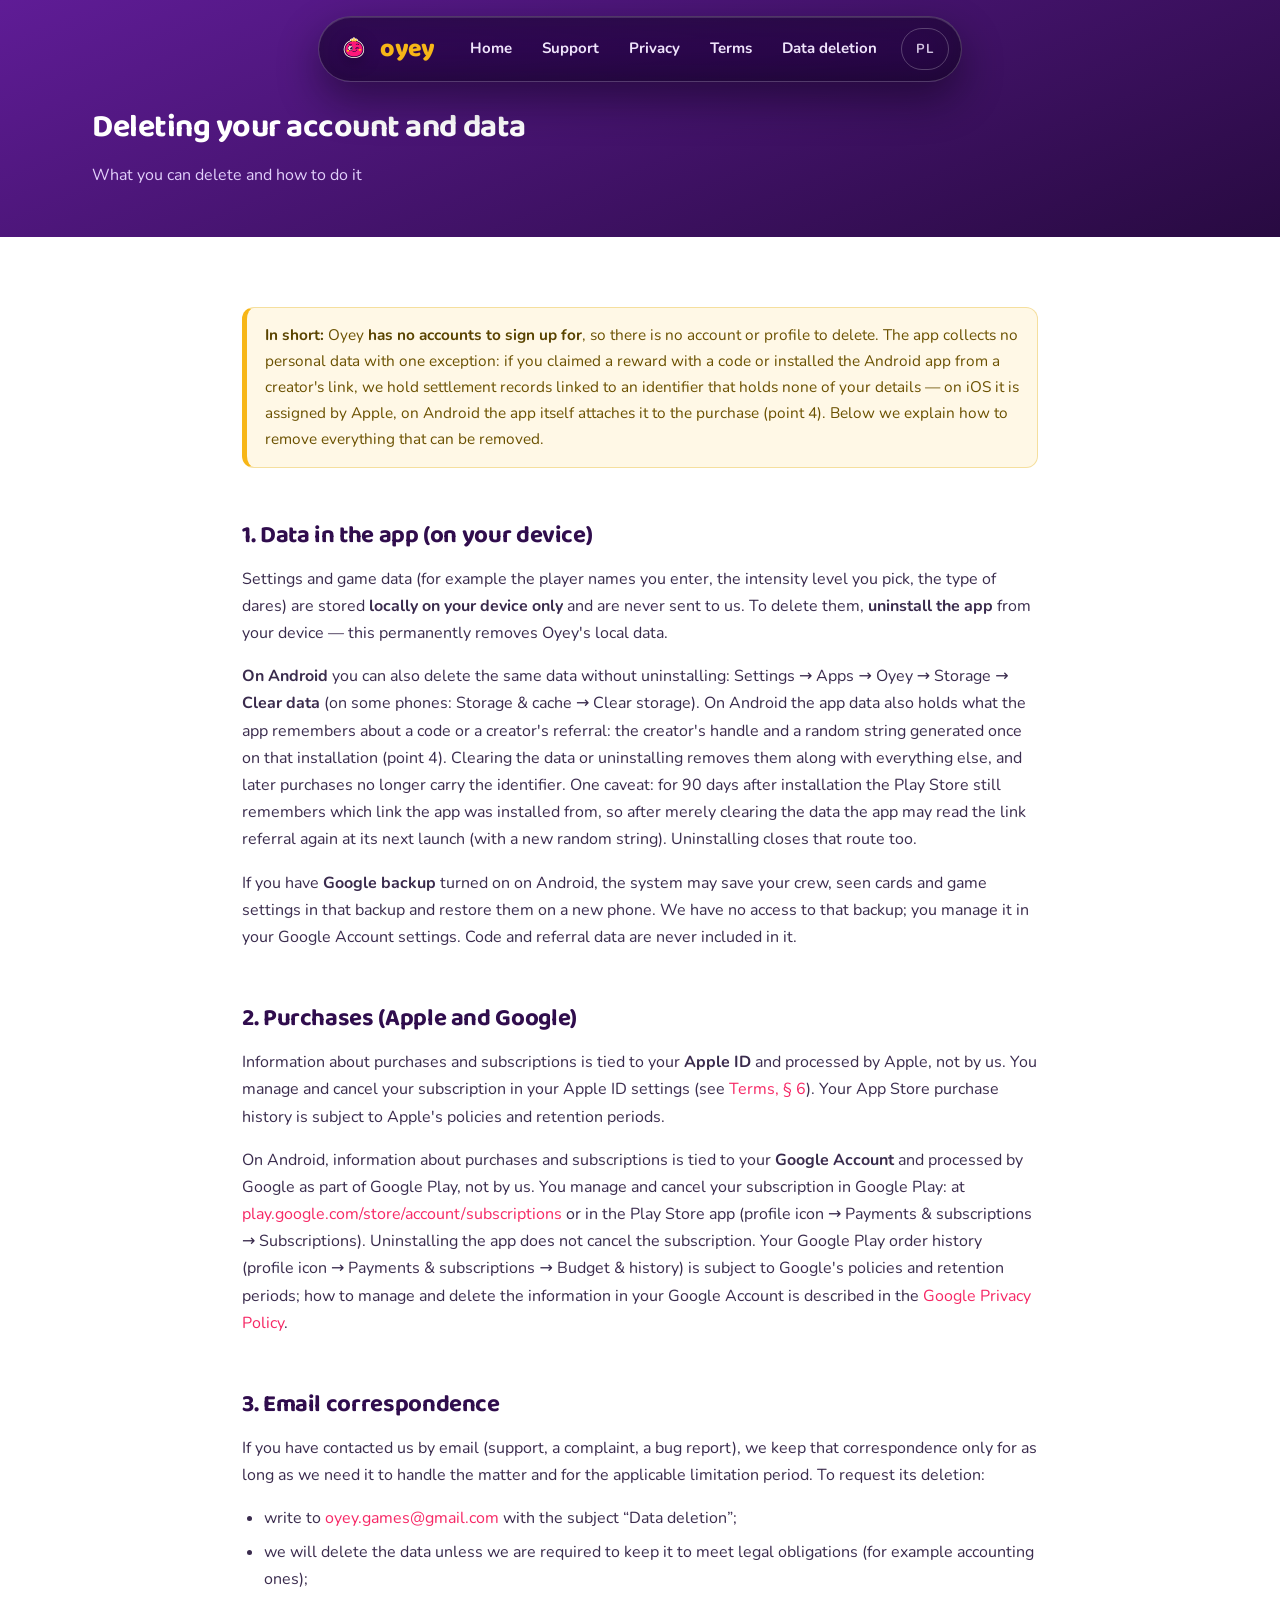
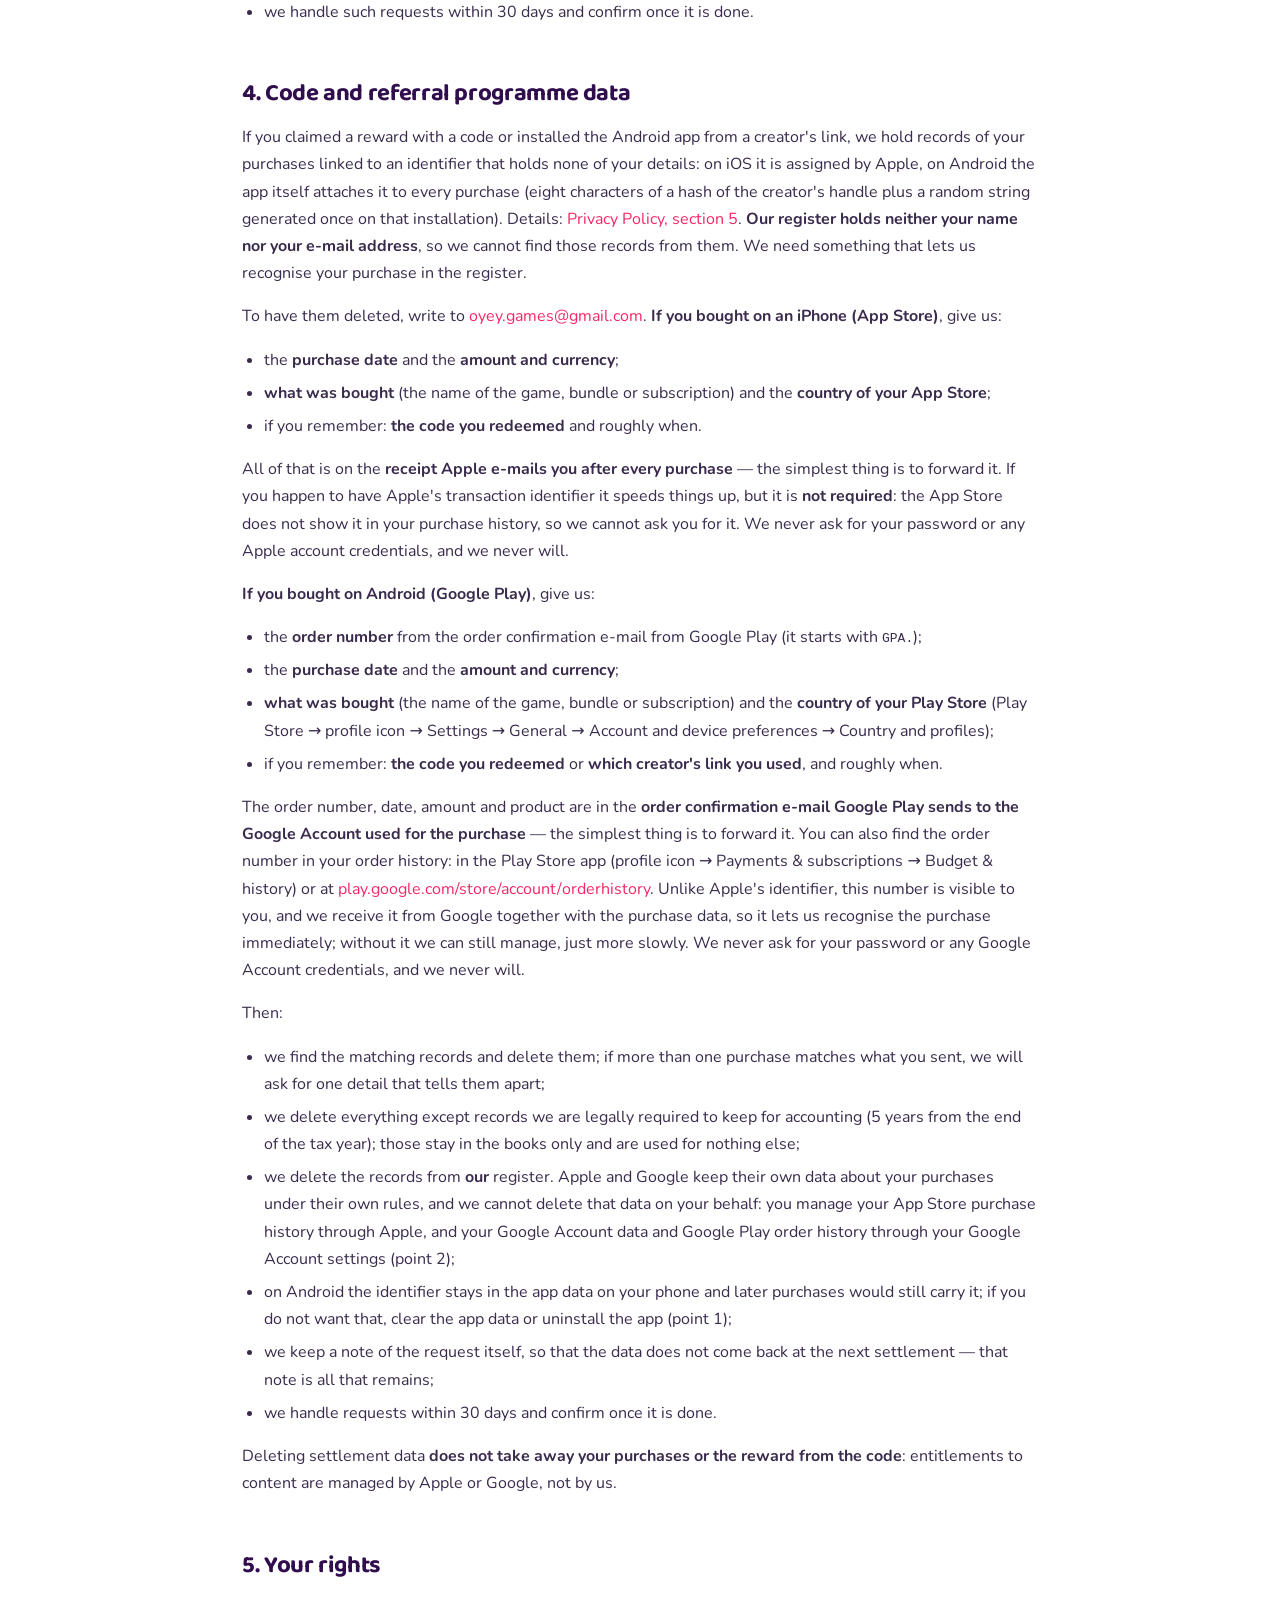
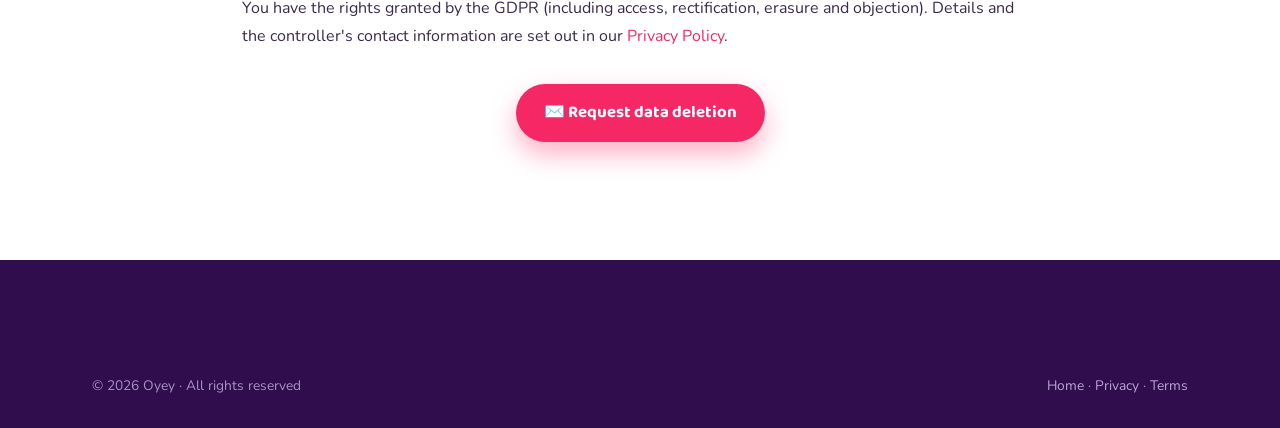
<file: data-deletion-en.html>
<!DOCTYPE html>
<html lang="en">
<head>
  <meta charset="UTF-8">
  <meta name="viewport" content="width=device-width, initial-scale=1.0">
  <title>Data deletion — Oyey</title>
  <meta name="description" content="How to delete your data in the Oyey app on iOS and Android. The app has no accounts, and the only data it sends concerns redeemed codes and creator referrals. Instructions for deleting local data, email correspondence and settlement records.">
  <link rel="canonical" href="https://oyey.eu/data-deletion-en.html">
  <link rel="alternate" hreflang="pl" href="https://oyey.eu/data-deletion.html">
  <link rel="alternate" hreflang="en" href="https://oyey.eu/data-deletion-en.html">
  <link rel="alternate" hreflang="x-default" href="https://oyey.eu/data-deletion-en.html">
  <meta property="og:type" content="website">
  <meta property="og:site_name" content="Oyey">
  <meta property="og:locale" content="en_GB">
  <meta property="og:locale:alternate" content="pl_PL">
  <meta property="og:url" content="https://oyey.eu/data-deletion-en.html">
  <meta property="og:title" content="Data deletion — Oyey">
  <meta property="og:description" content="How to delete your data in the Oyey app on iOS and Android. The app has no accounts, and the only data it sends concerns redeemed codes and creator referrals. Instructions for deleting local data, email correspondence and settlement records.">
  <meta property="og:image" content="https://oyey.eu/assets/img/og-card.png">
  <meta property="og:image:width" content="1200">
  <meta property="og:image:height" content="630">
  <meta property="og:image:alt" content="The Oyey mascot — party games on your phone">
  <meta name="twitter:card" content="summary_large_image">
  <meta name="twitter:title" content="Data deletion — Oyey">
  <meta name="twitter:description" content="How to delete your data in the Oyey app on iOS and Android. The app has no accounts, and the only data it sends concerns redeemed codes and creator referrals. Instructions for deleting local data, email correspondence and settlement records.">
  <meta name="twitter:image" content="https://oyey.eu/assets/img/og-card.png">
  <meta name="twitter:image:alt" content="The Oyey mascot — party games on your phone">
  <link rel="icon" href="favicon.ico" sizes="any">
  <link rel="icon" type="image/png" sizes="32x32" href="assets/img/favicon-32.png">
  <link rel="apple-touch-icon" href="assets/img/favicon-180.png">
  <link rel="stylesheet" href="assets/css/style.css?v=11">
  <script src="assets/js/nav.js" defer></script>
</head>
<body class="doc">

  <header class="nav">
    <div class="container">
      <a class="nav__brand" href="/"><img class="nav__mascot" src="assets/img/mascot-smile.png" alt=""><span class="wordmark nav__wordmark">oyey</span></a>
      <button class="nav__toggle" aria-label="Menu" onclick="document.getElementById('nav-links').classList.toggle('open')">☰</button>
      <nav class="nav__links" id="nav-links">
        <a href="/">Home</a>
        <a href="support-en.html">Support</a>
        <a href="privacy-en.html">Privacy</a>
        <a href="terms-en.html">Terms</a>
        <a href="data-deletion-en.html">Data deletion</a>
        <a href="data-deletion.html" class="lang-switch" hreflang="pl" aria-label="Polish version">PL</a>
      </nav>
    </div>
  </header>

  <div class="doc-hero">
    <div class="container">
      <h1>Deleting your account and data</h1>
      <p>What you can delete and how to do it</p>
    </div>
  </div>

  <main class="doc-body">

    <div class="note">
      <strong>In short:</strong> Oyey <strong>has no accounts to sign up for</strong>, so there is no account or profile to delete. The app collects no personal data with one exception: if you claimed a reward with a code or installed the Android app from a creator's link, we hold settlement records linked to an identifier that holds none of your details — on iOS it is assigned by Apple, on Android the app itself attaches it to the purchase (point 4). Below we explain how to remove everything that can be removed.
    </div>

    <h2>1. Data in the app (on your device)</h2>
    <p>Settings and game data (for example the player names you enter, the intensity level you pick, the type of dares) are stored <strong>locally on your device only</strong> and are never sent to us. To delete them, <strong>uninstall the app</strong> from your device — this permanently removes Oyey's local data.</p>
    <p><strong>On Android</strong> you can also delete the same data without uninstalling: Settings → Apps → Oyey → Storage → <strong>Clear data</strong> (on some phones: Storage &amp; cache → Clear storage). On Android the app data also holds what the app remembers about a code or a creator's referral: the creator's handle and a random string generated once on that installation (point 4). Clearing the data or uninstalling removes them along with everything else, and later purchases no longer carry the identifier. One caveat: for 90 days after installation the Play Store still remembers which link the app was installed from, so after merely clearing the data the app may read the link referral again at its next launch (with a new random string). Uninstalling closes that route too.</p>
    <p>If you have <strong>Google backup</strong> turned on on Android, the system may save your crew, seen cards and game settings in that backup and restore them on a new phone. We have no access to that backup; you manage it in your Google Account settings. Code and referral data are never included in it.</p>

    <h2>2. Purchases (Apple and Google)</h2>
    <p>Information about purchases and subscriptions is tied to your <strong>Apple ID</strong> and processed by Apple, not by us. You manage and cancel your subscription in your Apple ID settings (see <a href="terms-en.html#subskrypcja">Terms, § 6</a>). Your App Store purchase history is subject to Apple's policies and retention periods.</p>
    <p>On Android, information about purchases and subscriptions is tied to your <strong>Google Account</strong> and processed by Google as part of Google Play, not by us. You manage and cancel your subscription in Google Play: at <a href="https://play.google.com/store/account/subscriptions" target="_blank" rel="noopener">play.google.com/store/account/<wbr>subscriptions</a> or in the Play Store app (profile icon → Payments &amp; subscriptions → Subscriptions). Uninstalling the app does not cancel the subscription. Your Google Play order history (profile icon → Payments &amp; subscriptions → Budget &amp; history) is subject to Google's policies and retention periods; how to manage and delete the information in your Google Account is described in the <a href="https://policies.google.com/privacy?hl=en" target="_blank" rel="noopener">Google Privacy Policy</a>.</p>

    <h2>3. Email correspondence</h2>
    <p>If you have contacted us by email (support, a complaint, a bug report), we keep that correspondence only for as long as we need it to handle the matter and for the applicable limitation period. To request its deletion:</p>
    <ul>
      <li>write to <a href="mailto:oyey.games@gmail.com?subject=Data%20deletion">oyey.games@gmail.com</a> with the subject “Data deletion”;</li>
      <li>we will delete the data unless we are required to keep it to meet legal obligations (for example accounting ones);</li>
      <li>we handle such requests within 30 days and confirm once it is done.</li>
    </ul>

    <h2>4. Code and referral programme data</h2>
    <p>If you claimed a reward with a code or installed the Android app from a creator's link, we hold records of your purchases linked to an identifier that holds none of your details: on iOS it is assigned by Apple, on Android the app itself attaches it to every purchase (eight characters of a hash of the creator's handle plus a random string generated once on that installation). Details: <a href="privacy-en.html#kody">Privacy Policy, section 5</a>. <strong>Our register holds neither your name nor your e-mail address</strong>, so we cannot find those records from them. We need something that lets us recognise your purchase in the register.</p>
    <p>To have them deleted, write to <a href="mailto:oyey.games@gmail.com?subject=Data%20deletion">oyey.games@gmail.com</a>. <strong>If you bought on an iPhone (App Store)</strong>, give us:</p>
    <ul>
      <li>the <strong>purchase date</strong> and the <strong>amount and currency</strong>;</li>
      <li><strong>what was bought</strong> (the name of the game, bundle or subscription) and the <strong>country of your App Store</strong>;</li>
      <li>if you remember: <strong>the code you redeemed</strong> and roughly when.</li>
    </ul>
    <p>All of that is on the <strong>receipt Apple e-mails you after every purchase</strong> — the simplest thing is to forward it. If you happen to have Apple's transaction identifier it speeds things up, but it is <strong>not required</strong>: the App Store does not show it in your purchase history, so we cannot ask you for it. We never ask for your password or any Apple account credentials, and we never will.</p>
    <p><strong>If you bought on Android (Google Play)</strong>, give us:</p>
    <ul>
      <li>the <strong>order number</strong> from the order confirmation e-mail from Google Play (it starts with <code>GPA.</code>);</li>
      <li>the <strong>purchase date</strong> and the <strong>amount and currency</strong>;</li>
      <li><strong>what was bought</strong> (the name of the game, bundle or subscription) and the <strong>country of your Play Store</strong> (Play Store → profile icon → Settings → General → Account and device preferences → Country and profiles);</li>
      <li>if you remember: <strong>the code you redeemed</strong> or <strong>which creator's link you used</strong>, and roughly when.</li>
    </ul>
    <p>The order number, date, amount and product are in the <strong>order confirmation e-mail Google Play sends to the Google Account used for the purchase</strong> — the simplest thing is to forward it. You can also find the order number in your order history: in the Play Store app (profile icon → Payments &amp; subscriptions → Budget &amp; history) or at <a href="https://play.google.com/store/account/orderhistory" target="_blank" rel="noopener">play.google.com/store/account/<wbr>orderhistory</a>. Unlike Apple's identifier, this number is visible to you, and we receive it from Google together with the purchase data, so it lets us recognise the purchase immediately; without it we can still manage, just more slowly. We never ask for your password or any Google Account credentials, and we never will.</p>
    <p>Then:</p>
    <ul>
      <li>we find the matching records and delete them; if more than one purchase matches what you sent, we will ask for one detail that tells them apart;</li>
      <li>we delete everything except records we are legally required to keep for accounting (5 years from the end of the tax year); those stay in the books only and are used for nothing else;</li>
      <li>we delete the records from <strong>our</strong> register. Apple and Google keep their own data about your purchases under their own rules, and we cannot delete that data on your behalf: you manage your App Store purchase history through Apple, and your Google Account data and Google Play order history through your Google Account settings (point 2);</li>
      <li>on Android the identifier stays in the app data on your phone and later purchases would still carry it; if you do not want that, clear the app data or uninstall the app (point 1);</li>
      <li>we keep a note of the request itself, so that the data does not come back at the next settlement — that note is all that remains;</li>
      <li>we handle requests within 30 days and confirm once it is done.</li>
    </ul>
    <p>Deleting settlement data <strong>does not take away your purchases or the reward from the code</strong>: entitlements to content are managed by Apple or Google, not by us.</p>

    <h2>5. Your rights</h2>
    <p>You have the rights granted by the GDPR (including access, rectification, erasure and objection). Details and the controller's contact information are set out in our <a href="privacy-en.html">Privacy Policy</a>.</p>

    <div style="text-align:center;margin:34px 0;">
      <a class="btn btn--primary" href="mailto:oyey.games@gmail.com?subject=Data%20deletion">✉️ Request data deletion</a>
    </div>

  </main>

  <footer class="footer">
    <div class="container">
      <div class="footer__legal" style="border:0;">
        <span>© 2026 Oyey · All rights reserved</span>
        <span><a href="/">Home</a> · <a href="privacy-en.html">Privacy</a> · <a href="terms-en.html">Terms</a></span>
      </div>
    </div>
  </footer>

</body>
</html>
</file>
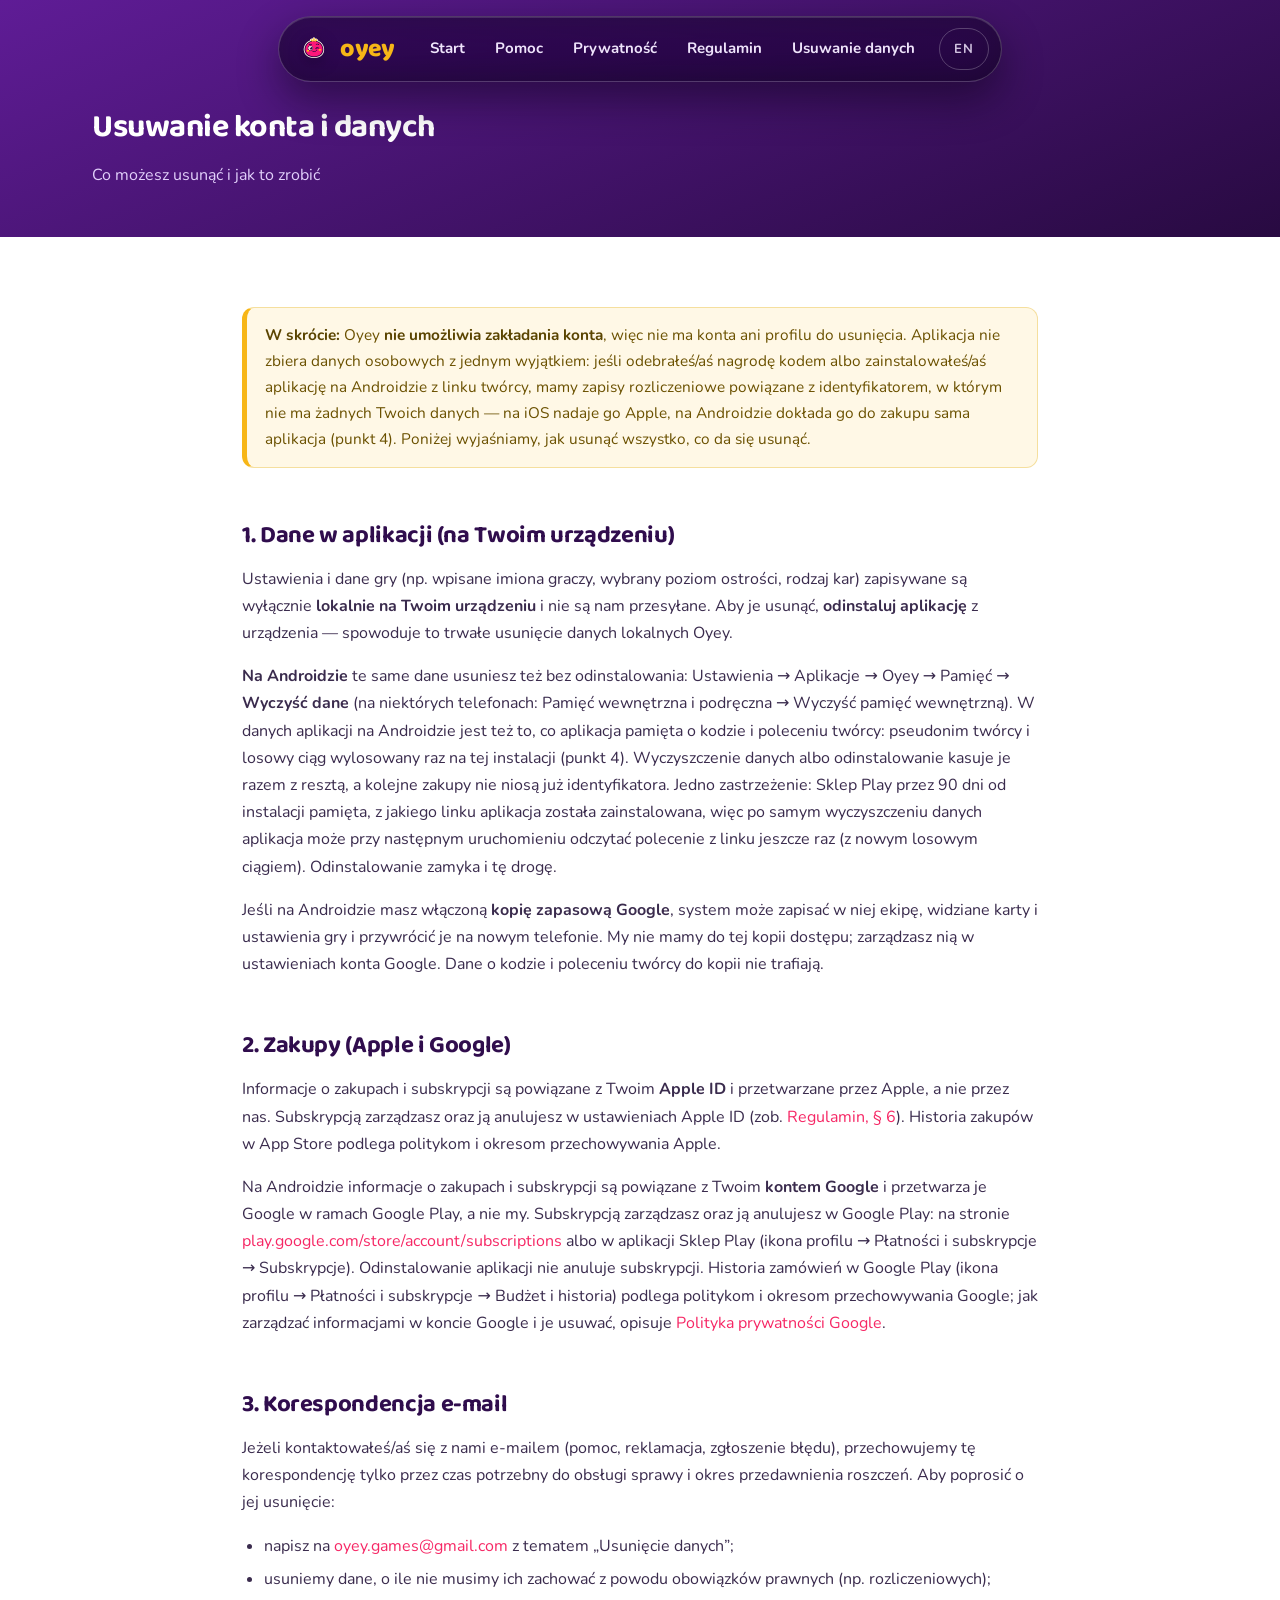
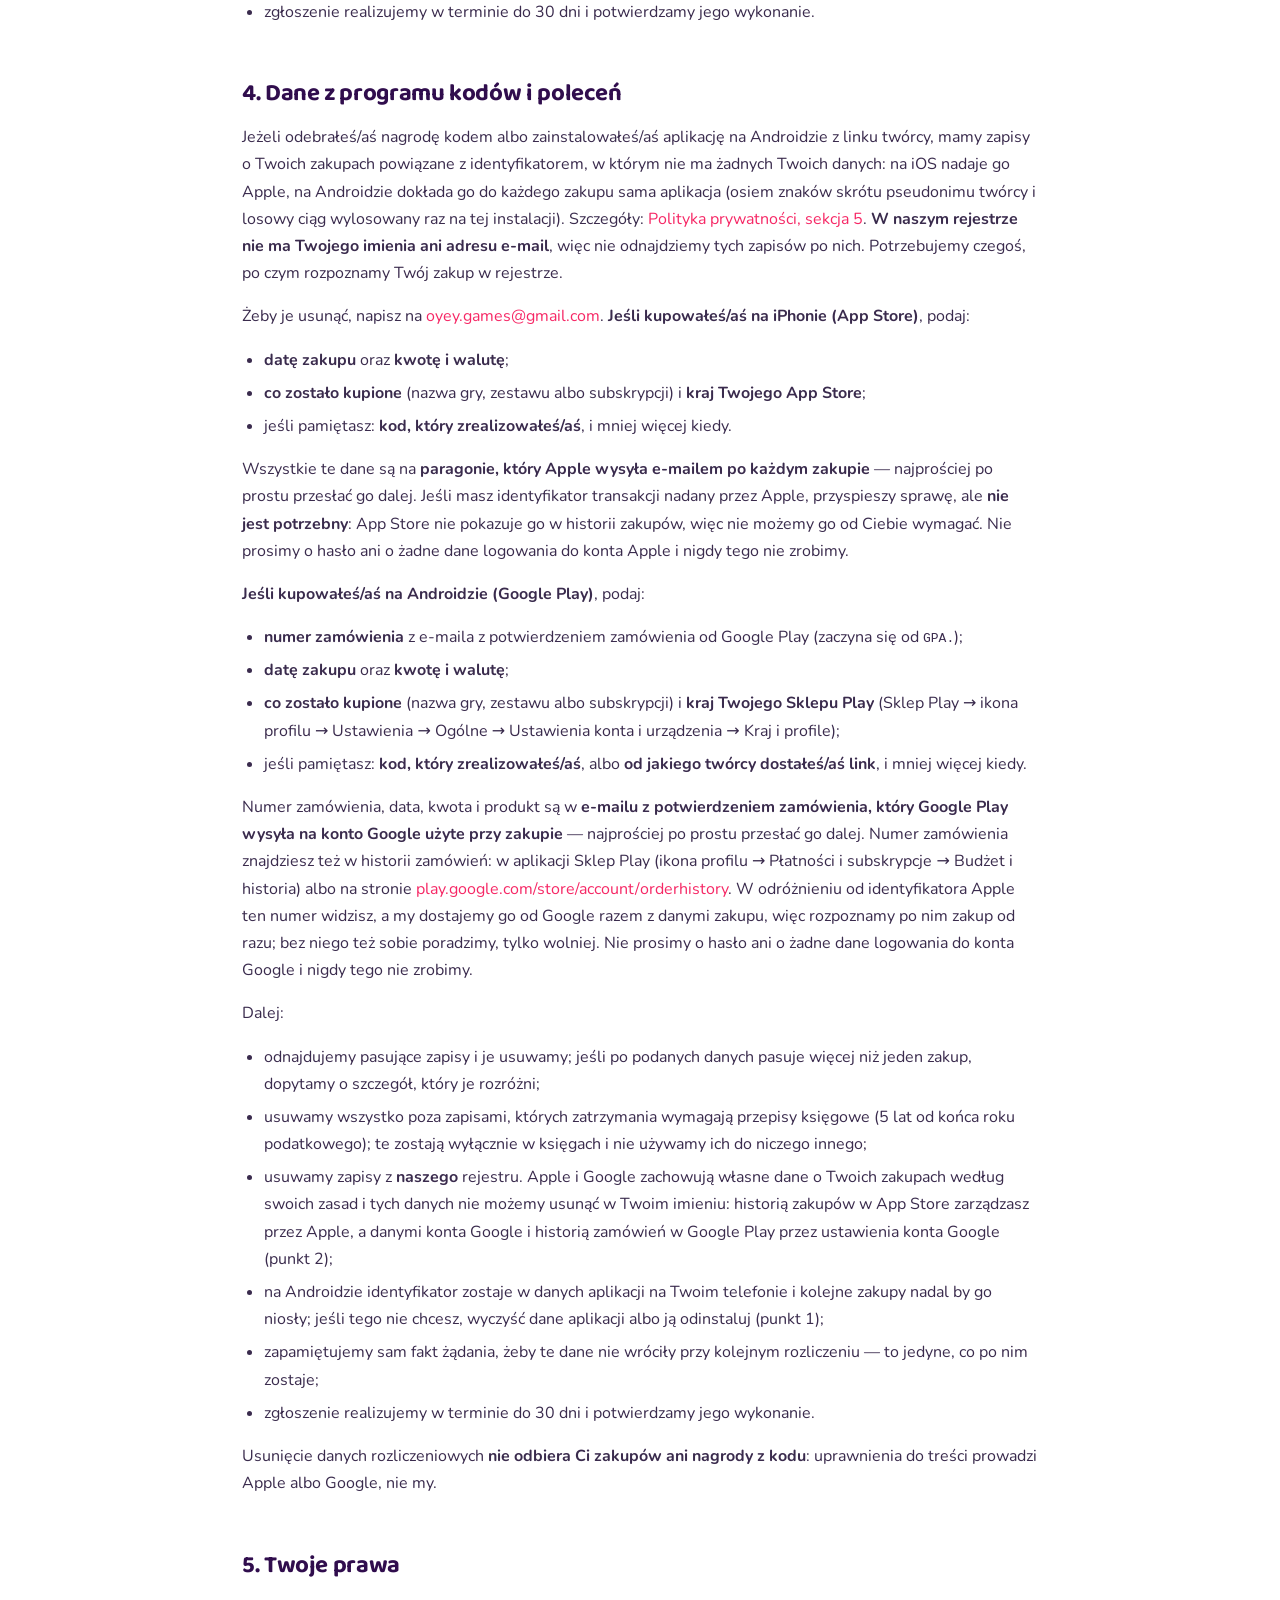
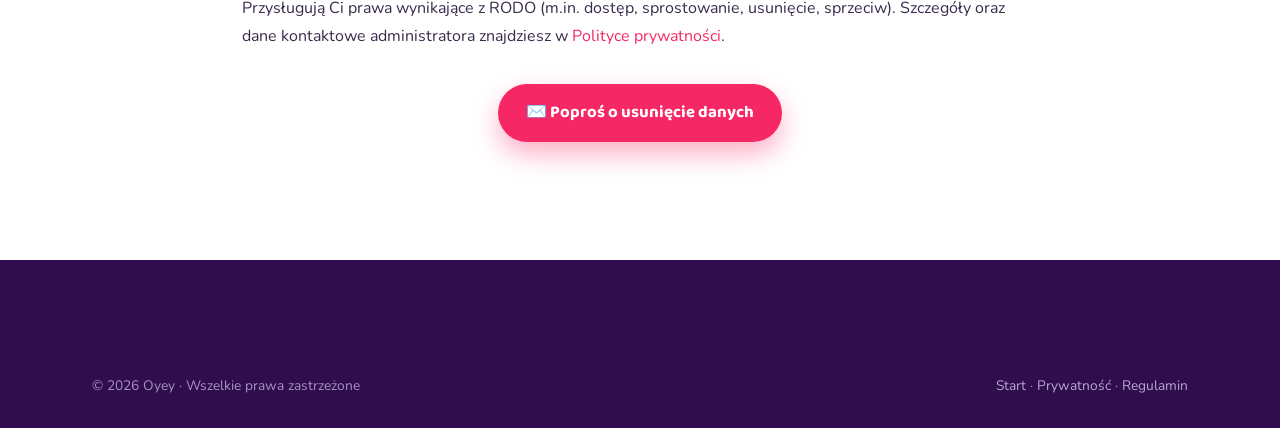
<file: data-deletion.html>
<!DOCTYPE html>
<html lang="pl">
<head>
  <meta charset="UTF-8">
  <meta name="viewport" content="width=device-width, initial-scale=1.0">
  <title>Usuwanie danych — Oyey</title>
  <meta name="description" content="Jak usunąć dane w aplikacji Oyey na iOS i Androidzie. Aplikacja nie umożliwia zakładania konta, a jedyne dane z apki dotyczą zrealizowanych kodów i poleceń twórców. Instrukcja usunięcia danych lokalnych, korespondencji i zapisów rozliczeniowych.">
  <link rel="canonical" href="https://oyey.eu/data-deletion.html">
  <link rel="alternate" hreflang="pl" href="https://oyey.eu/data-deletion.html">
  <link rel="alternate" hreflang="en" href="https://oyey.eu/data-deletion-en.html">
  <link rel="alternate" hreflang="x-default" href="https://oyey.eu/data-deletion-en.html">
  <meta property="og:type" content="website">
  <meta property="og:site_name" content="Oyey">
  <meta property="og:locale" content="pl_PL">
  <meta property="og:locale:alternate" content="en_GB">
  <meta property="og:url" content="https://oyey.eu/data-deletion.html">
  <meta property="og:title" content="Usuwanie danych — Oyey">
  <meta property="og:description" content="Jak usunąć dane w aplikacji Oyey na iOS i Androidzie. Aplikacja nie umożliwia zakładania konta, a jedyne dane z apki dotyczą zrealizowanych kodów i poleceń twórców. Instrukcja usunięcia danych lokalnych, korespondencji i zapisów rozliczeniowych.">
  <meta property="og:image" content="https://oyey.eu/assets/img/og-card.png">
  <meta property="og:image:width" content="1200">
  <meta property="og:image:height" content="630">
  <meta property="og:image:alt" content="Maskotka Oyey — gry imprezowe na telefon">
  <meta name="twitter:card" content="summary_large_image">
  <meta name="twitter:title" content="Usuwanie danych — Oyey">
  <meta name="twitter:description" content="Jak usunąć dane w aplikacji Oyey na iOS i Androidzie. Aplikacja nie umożliwia zakładania konta, a jedyne dane z apki dotyczą zrealizowanych kodów i poleceń twórców. Instrukcja usunięcia danych lokalnych, korespondencji i zapisów rozliczeniowych.">
  <meta name="twitter:image" content="https://oyey.eu/assets/img/og-card.png">
  <meta name="twitter:image:alt" content="Maskotka Oyey — gry imprezowe na telefon">
  <link rel="icon" href="favicon.ico" sizes="any">
  <link rel="icon" type="image/png" sizes="32x32" href="assets/img/favicon-32.png">
  <link rel="apple-touch-icon" href="assets/img/favicon-180.png">
  <link rel="stylesheet" href="assets/css/style.css?v=11">
  <script src="assets/js/nav.js" defer></script>
</head>
<body class="doc">

  <header class="nav">
    <div class="container">
      <a class="nav__brand" href="/pl/"><img class="nav__mascot" src="assets/img/mascot-smile.png" alt=""><span class="wordmark nav__wordmark">oyey</span></a>
      <button class="nav__toggle" aria-label="Menu" onclick="document.getElementById('nav-links').classList.toggle('open')">☰</button>
      <nav class="nav__links" id="nav-links">
        <a href="/pl/">Start</a>
        <a href="support.html">Pomoc</a>
        <a href="privacy.html">Prywatność</a>
        <a href="terms.html">Regulamin</a>
        <a href="data-deletion.html">Usuwanie danych</a>
        <a href="data-deletion-en.html" class="lang-switch" hreflang="en" aria-label="English version">EN</a>
      </nav>
    </div>
  </header>

  <div class="doc-hero">
    <div class="container">
      <h1>Usuwanie konta i danych</h1>
      <p>Co możesz usunąć i jak to zrobić</p>
    </div>
  </div>

  <main class="doc-body">

    <div class="note">
      <strong>W skrócie:</strong> Oyey <strong>nie umożliwia zakładania konta</strong>, więc nie ma konta ani profilu do usunięcia. Aplikacja nie zbiera danych osobowych z jednym wyjątkiem: jeśli odebrałeś/aś nagrodę kodem albo zainstalowałeś/aś aplikację na Androidzie z linku twórcy, mamy zapisy rozliczeniowe powiązane z identyfikatorem, w którym nie ma żadnych Twoich danych — na iOS nadaje go Apple, na Androidzie dokłada go do zakupu sama aplikacja (punkt 4). Poniżej wyjaśniamy, jak usunąć wszystko, co da się usunąć.
    </div>

    <h2>1. Dane w aplikacji (na Twoim urządzeniu)</h2>
    <p>Ustawienia i dane gry (np. wpisane imiona graczy, wybrany poziom ostrości, rodzaj kar) zapisywane są wyłącznie <strong>lokalnie na Twoim urządzeniu</strong> i nie są nam przesyłane. Aby je usunąć, <strong>odinstaluj aplikację</strong> z urządzenia — spowoduje to trwałe usunięcie danych lokalnych Oyey.</p>
    <p><strong>Na Androidzie</strong> te same dane usuniesz też bez odinstalowania: Ustawienia → Aplikacje → Oyey → Pamięć → <strong>Wyczyść dane</strong> (na niektórych telefonach: Pamięć wewnętrzna i podręczna → Wyczyść pamięć wewnętrzną). W danych aplikacji na Androidzie jest też to, co aplikacja pamięta o kodzie i poleceniu twórcy: pseudonim twórcy i losowy ciąg wylosowany raz na tej instalacji (punkt 4). Wyczyszczenie danych albo odinstalowanie kasuje je razem z resztą, a kolejne zakupy nie niosą już identyfikatora. Jedno zastrzeżenie: Sklep Play przez 90 dni od instalacji pamięta, z jakiego linku aplikacja została zainstalowana, więc po samym wyczyszczeniu danych aplikacja może przy następnym uruchomieniu odczytać polecenie z linku jeszcze raz (z nowym losowym ciągiem). Odinstalowanie zamyka i tę drogę.</p>
    <p>Jeśli na Androidzie masz włączoną <strong>kopię zapasową Google</strong>, system może zapisać w niej ekipę, widziane karty i ustawienia gry i przywrócić je na nowym telefonie. My nie mamy do tej kopii dostępu; zarządzasz nią w ustawieniach konta Google. Dane o kodzie i poleceniu twórcy do kopii nie trafiają.</p>

    <h2>2. Zakupy (Apple i Google)</h2>
    <p>Informacje o zakupach i subskrypcji są powiązane z Twoim <strong>Apple ID</strong> i przetwarzane przez Apple, a nie przez nas. Subskrypcją zarządzasz oraz ją anulujesz w ustawieniach Apple ID (zob. <a href="terms.html#subskrypcja">Regulamin, § 6</a>). Historia zakupów w App Store podlega politykom i okresom przechowywania Apple.</p>
    <p>Na Androidzie informacje o zakupach i subskrypcji są powiązane z Twoim <strong>kontem Google</strong> i przetwarza je Google w ramach Google Play, a nie my. Subskrypcją zarządzasz oraz ją anulujesz w Google Play: na stronie <a href="https://play.google.com/store/account/subscriptions" target="_blank" rel="noopener">play.google.com/store/account/<wbr>subscriptions</a> albo w aplikacji Sklep Play (ikona profilu → Płatności i subskrypcje → Subskrypcje). Odinstalowanie aplikacji nie anuluje subskrypcji. Historia zamówień w Google Play (ikona profilu → Płatności i subskrypcje → Budżet i historia) podlega politykom i okresom przechowywania Google; jak zarządzać informacjami w koncie Google i je usuwać, opisuje <a href="https://policies.google.com/privacy?hl=pl" target="_blank" rel="noopener">Polityka prywatności Google</a>.</p>

    <h2>3. Korespondencja e-mail</h2>
    <p>Jeżeli kontaktowałeś/aś się z nami e-mailem (pomoc, reklamacja, zgłoszenie błędu), przechowujemy tę korespondencję tylko przez czas potrzebny do obsługi sprawy i okres przedawnienia roszczeń. Aby poprosić o jej usunięcie:</p>
    <ul>
      <li>napisz na <a href="mailto:oyey.games@gmail.com?subject=Usuni%C4%99cie%20danych">oyey.games@gmail.com</a> z tematem „Usunięcie danych”;</li>
      <li>usuniemy dane, o ile nie musimy ich zachować z powodu obowiązków prawnych (np. rozliczeniowych);</li>
      <li>zgłoszenie realizujemy w terminie do 30 dni i potwierdzamy jego wykonanie.</li>
    </ul>

    <h2>4. Dane z programu kodów i poleceń</h2>
    <p>Jeżeli odebrałeś/aś nagrodę kodem albo zainstalowałeś/aś aplikację na Androidzie z linku twórcy, mamy zapisy o Twoich zakupach powiązane z identyfikatorem, w którym nie ma żadnych Twoich danych: na iOS nadaje go Apple, na Androidzie dokłada go do każdego zakupu sama aplikacja (osiem znaków skrótu pseudonimu twórcy i losowy ciąg wylosowany raz na tej instalacji). Szczegóły: <a href="privacy.html#kody">Polityka prywatności, sekcja 5</a>. <strong>W naszym rejestrze nie ma Twojego imienia ani adresu e-mail</strong>, więc nie odnajdziemy tych zapisów po nich. Potrzebujemy czegoś, po czym rozpoznamy Twój zakup w rejestrze.</p>
    <p>Żeby je usunąć, napisz na <a href="mailto:oyey.games@gmail.com?subject=Usuni%C4%99cie%20danych">oyey.games@gmail.com</a>. <strong>Jeśli kupowałeś/aś na iPhonie (App Store)</strong>, podaj:</p>
    <ul>
      <li><strong>datę zakupu</strong> oraz <strong>kwotę i walutę</strong>;</li>
      <li><strong>co zostało kupione</strong> (nazwa gry, zestawu albo subskrypcji) i <strong>kraj Twojego App Store</strong>;</li>
      <li>jeśli pamiętasz: <strong>kod, który zrealizowałeś/aś</strong>, i mniej więcej kiedy.</li>
    </ul>
    <p>Wszystkie te dane są na <strong>paragonie, który Apple wysyła e-mailem po każdym zakupie</strong> — najprościej po prostu przesłać go dalej. Jeśli masz identyfikator transakcji nadany przez Apple, przyspieszy sprawę, ale <strong>nie jest potrzebny</strong>: App Store nie pokazuje go w historii zakupów, więc nie możemy go od Ciebie wymagać. Nie prosimy o hasło ani o żadne dane logowania do konta Apple i nigdy tego nie zrobimy.</p>
    <p><strong>Jeśli kupowałeś/aś na Androidzie (Google Play)</strong>, podaj:</p>
    <ul>
      <li><strong>numer zamówienia</strong> z e-maila z potwierdzeniem zamówienia od Google Play (zaczyna się od <code>GPA.</code>);</li>
      <li><strong>datę zakupu</strong> oraz <strong>kwotę i walutę</strong>;</li>
      <li><strong>co zostało kupione</strong> (nazwa gry, zestawu albo subskrypcji) i <strong>kraj Twojego Sklepu Play</strong> (Sklep Play → ikona profilu → Ustawienia → Ogólne → Ustawienia konta i urządzenia → Kraj i profile);</li>
      <li>jeśli pamiętasz: <strong>kod, który zrealizowałeś/aś</strong>, albo <strong>od jakiego twórcy dostałeś/aś link</strong>, i mniej więcej kiedy.</li>
    </ul>
    <p>Numer zamówienia, data, kwota i produkt są w <strong>e-mailu z potwierdzeniem zamówienia, który Google Play wysyła na konto Google użyte przy zakupie</strong> — najprościej po prostu przesłać go dalej. Numer zamówienia znajdziesz też w historii zamówień: w aplikacji Sklep Play (ikona profilu → Płatności i subskrypcje → Budżet i historia) albo na stronie <a href="https://play.google.com/store/account/orderhistory" target="_blank" rel="noopener">play.google.com/store/account/<wbr>orderhistory</a>. W odróżnieniu od identyfikatora Apple ten numer widzisz, a my dostajemy go od Google razem z danymi zakupu, więc rozpoznamy po nim zakup od razu; bez niego też sobie poradzimy, tylko wolniej. Nie prosimy o hasło ani o żadne dane logowania do konta Google i nigdy tego nie zrobimy.</p>
    <p>Dalej:</p>
    <ul>
      <li>odnajdujemy pasujące zapisy i je usuwamy; jeśli po podanych danych pasuje więcej niż jeden zakup, dopytamy o szczegół, który je rozróżni;</li>
      <li>usuwamy wszystko poza zapisami, których zatrzymania wymagają przepisy księgowe (5 lat od końca roku podatkowego); te zostają wyłącznie w księgach i nie używamy ich do niczego innego;</li>
      <li>usuwamy zapisy z <strong>naszego</strong> rejestru. Apple i Google zachowują własne dane o Twoich zakupach według swoich zasad i tych danych nie możemy usunąć w Twoim imieniu: historią zakupów w App Store zarządzasz przez Apple, a danymi konta Google i historią zamówień w Google Play przez ustawienia konta Google (punkt 2);</li>
      <li>na Androidzie identyfikator zostaje w danych aplikacji na Twoim telefonie i kolejne zakupy nadal by go niosły; jeśli tego nie chcesz, wyczyść dane aplikacji albo ją odinstaluj (punkt 1);</li>
      <li>zapamiętujemy sam fakt żądania, żeby te dane nie wróciły przy kolejnym rozliczeniu — to jedyne, co po nim zostaje;</li>
      <li>zgłoszenie realizujemy w terminie do 30 dni i potwierdzamy jego wykonanie.</li>
    </ul>
    <p>Usunięcie danych rozliczeniowych <strong>nie odbiera Ci zakupów ani nagrody z kodu</strong>: uprawnienia do treści prowadzi Apple albo Google, nie my.</p>

    <h2>5. Twoje prawa</h2>
    <p>Przysługują Ci prawa wynikające z RODO (m.in. dostęp, sprostowanie, usunięcie, sprzeciw). Szczegóły oraz dane kontaktowe administratora znajdziesz w <a href="privacy.html">Polityce prywatności</a>.</p>

    <div style="text-align:center;margin:34px 0;">
      <a class="btn btn--primary" href="mailto:oyey.games@gmail.com?subject=Usuni%C4%99cie%20danych">✉️ Poproś o usunięcie danych</a>
    </div>

  </main>

  <footer class="footer">
    <div class="container">
      <div class="footer__legal" style="border:0;">
        <span>© 2026 Oyey · Wszelkie prawa zastrzeżone</span>
        <span><a href="/pl/">Start</a> · <a href="privacy.html">Prywatność</a> · <a href="terms.html">Regulamin</a></span>
      </div>
    </div>
  </footer>

</body>
</html>
</file>
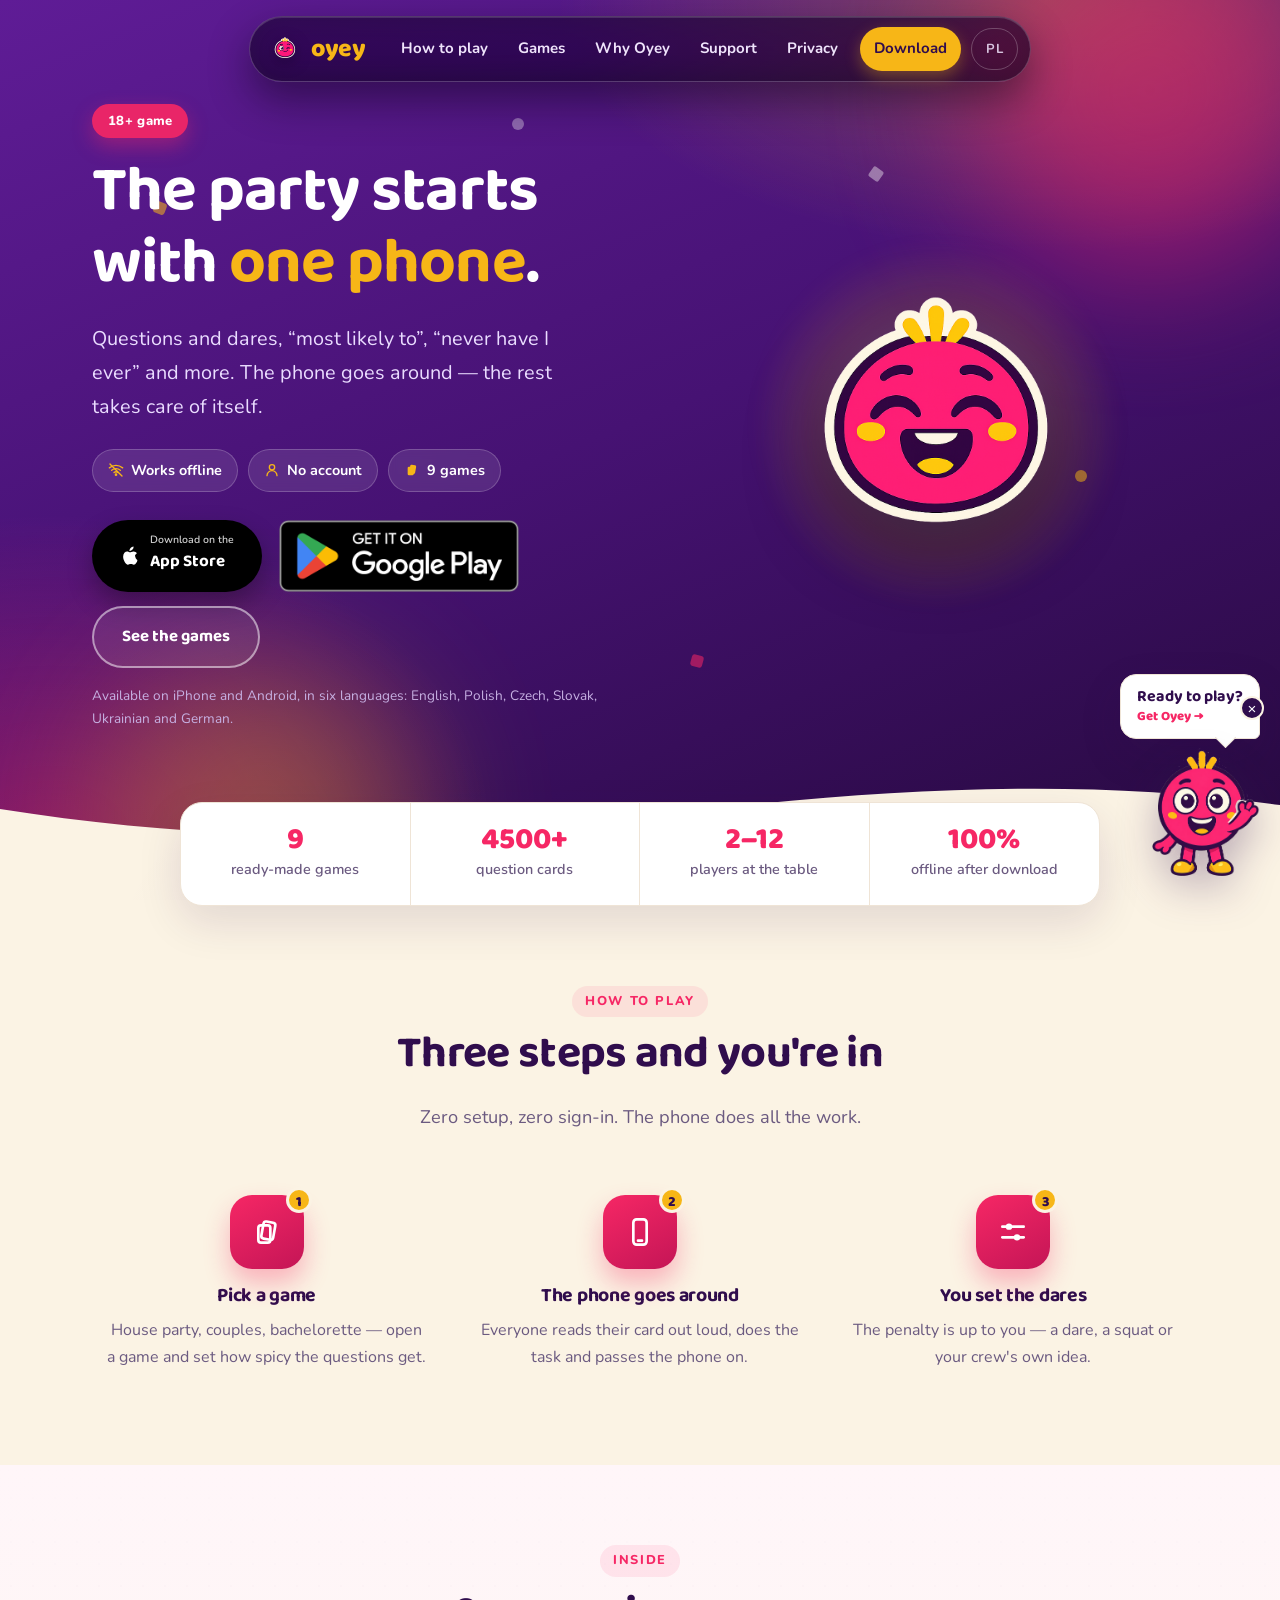
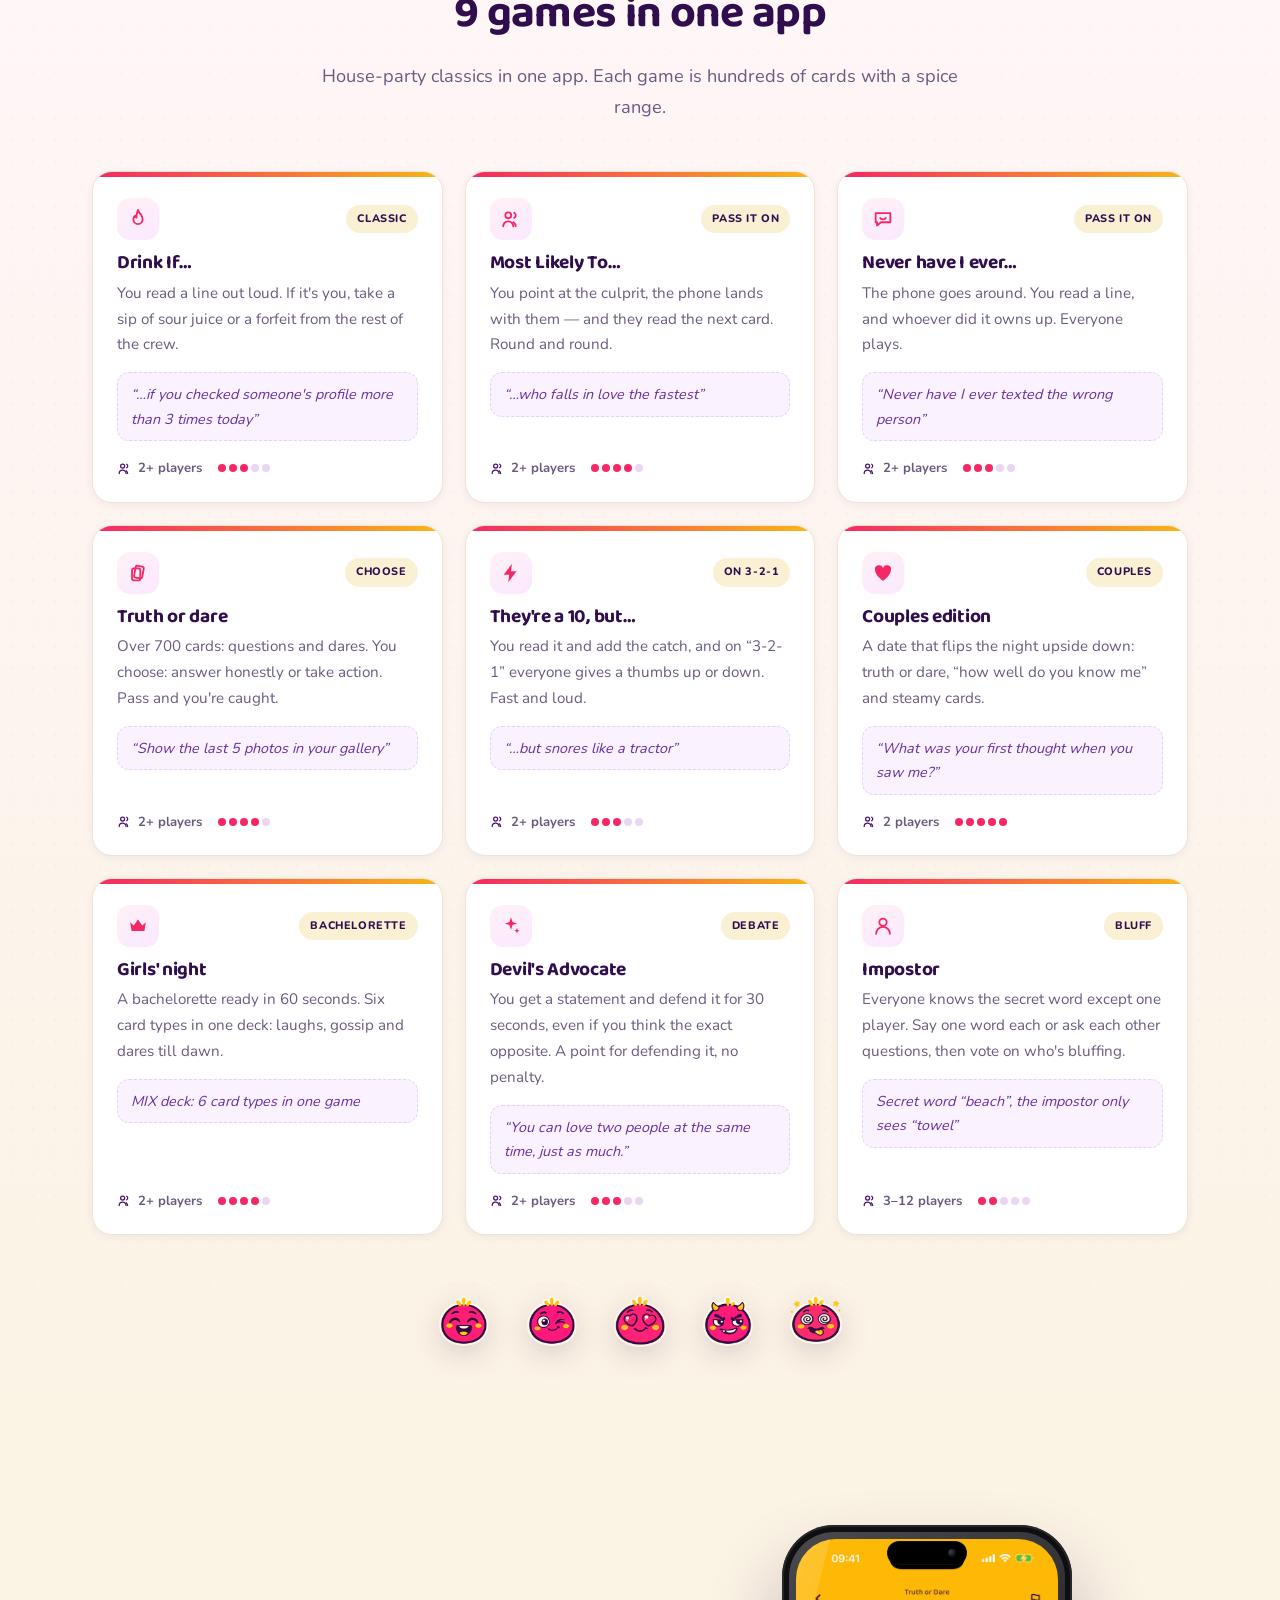
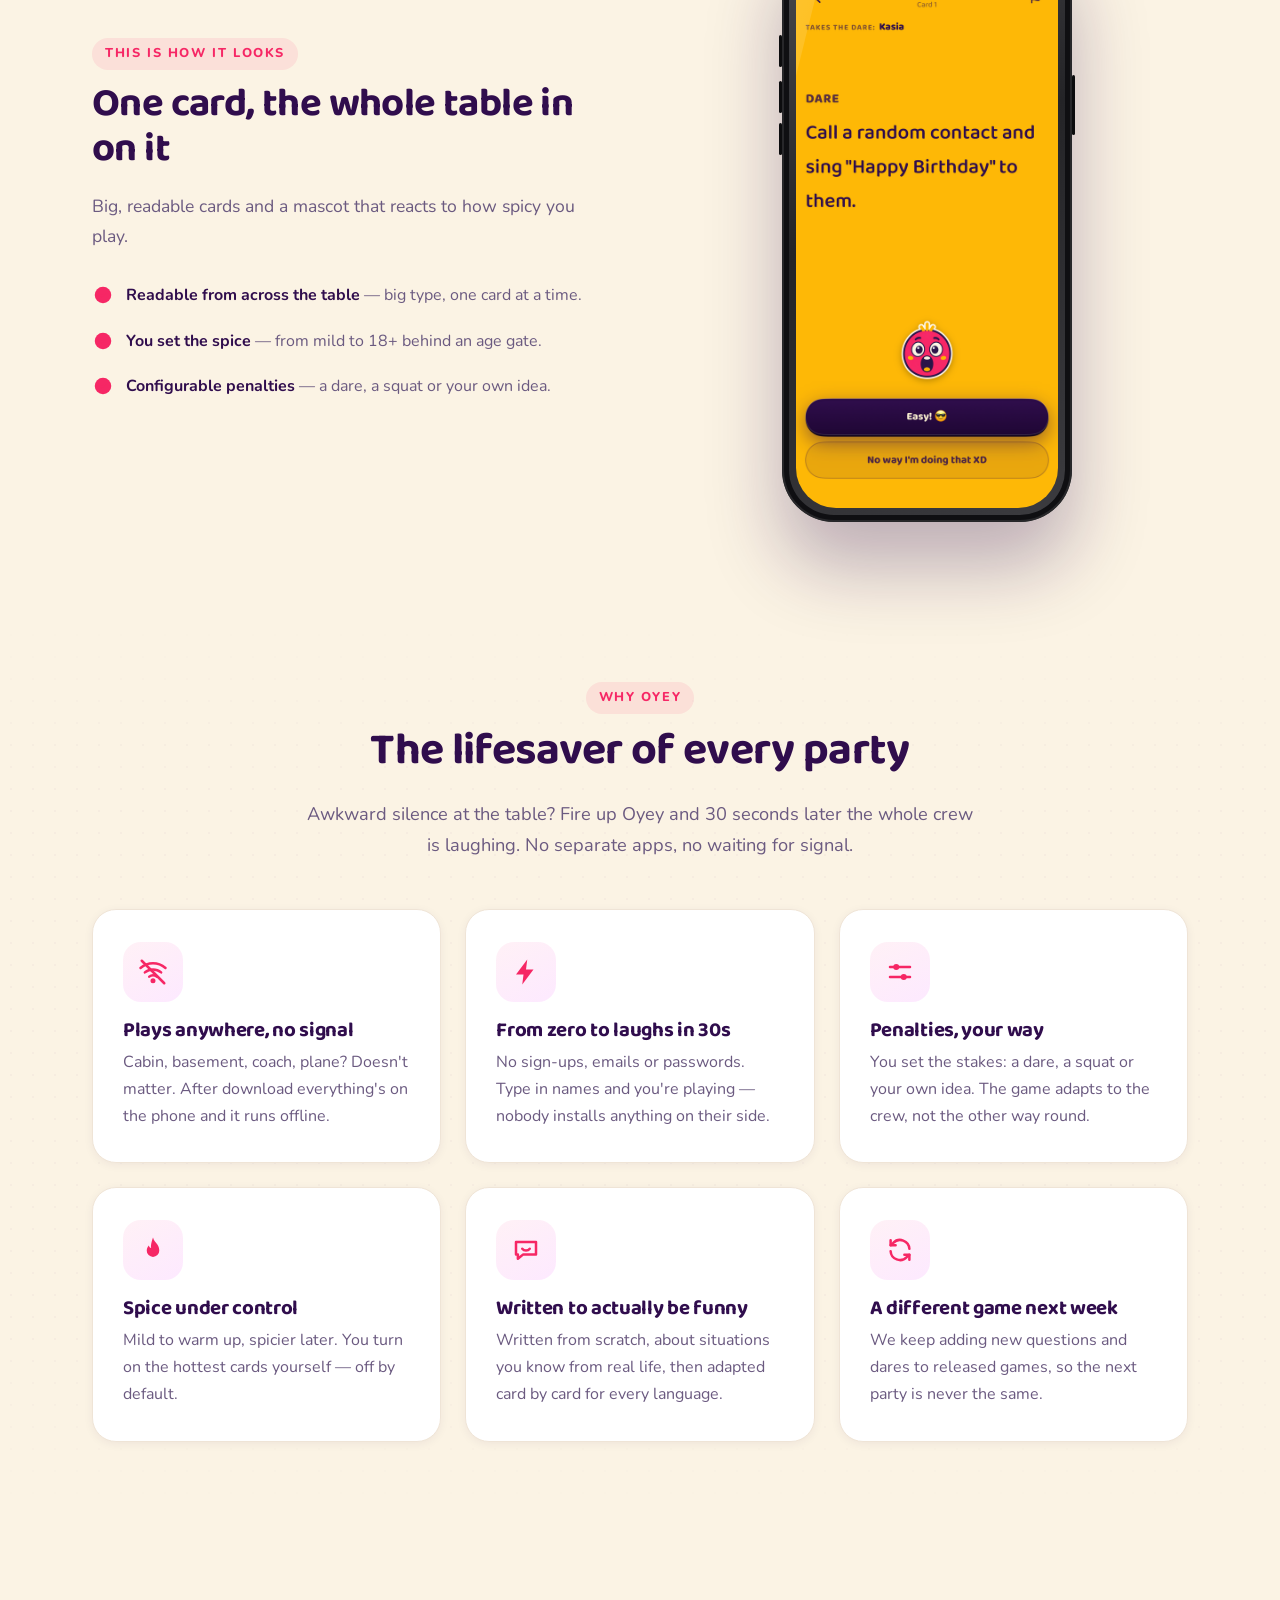
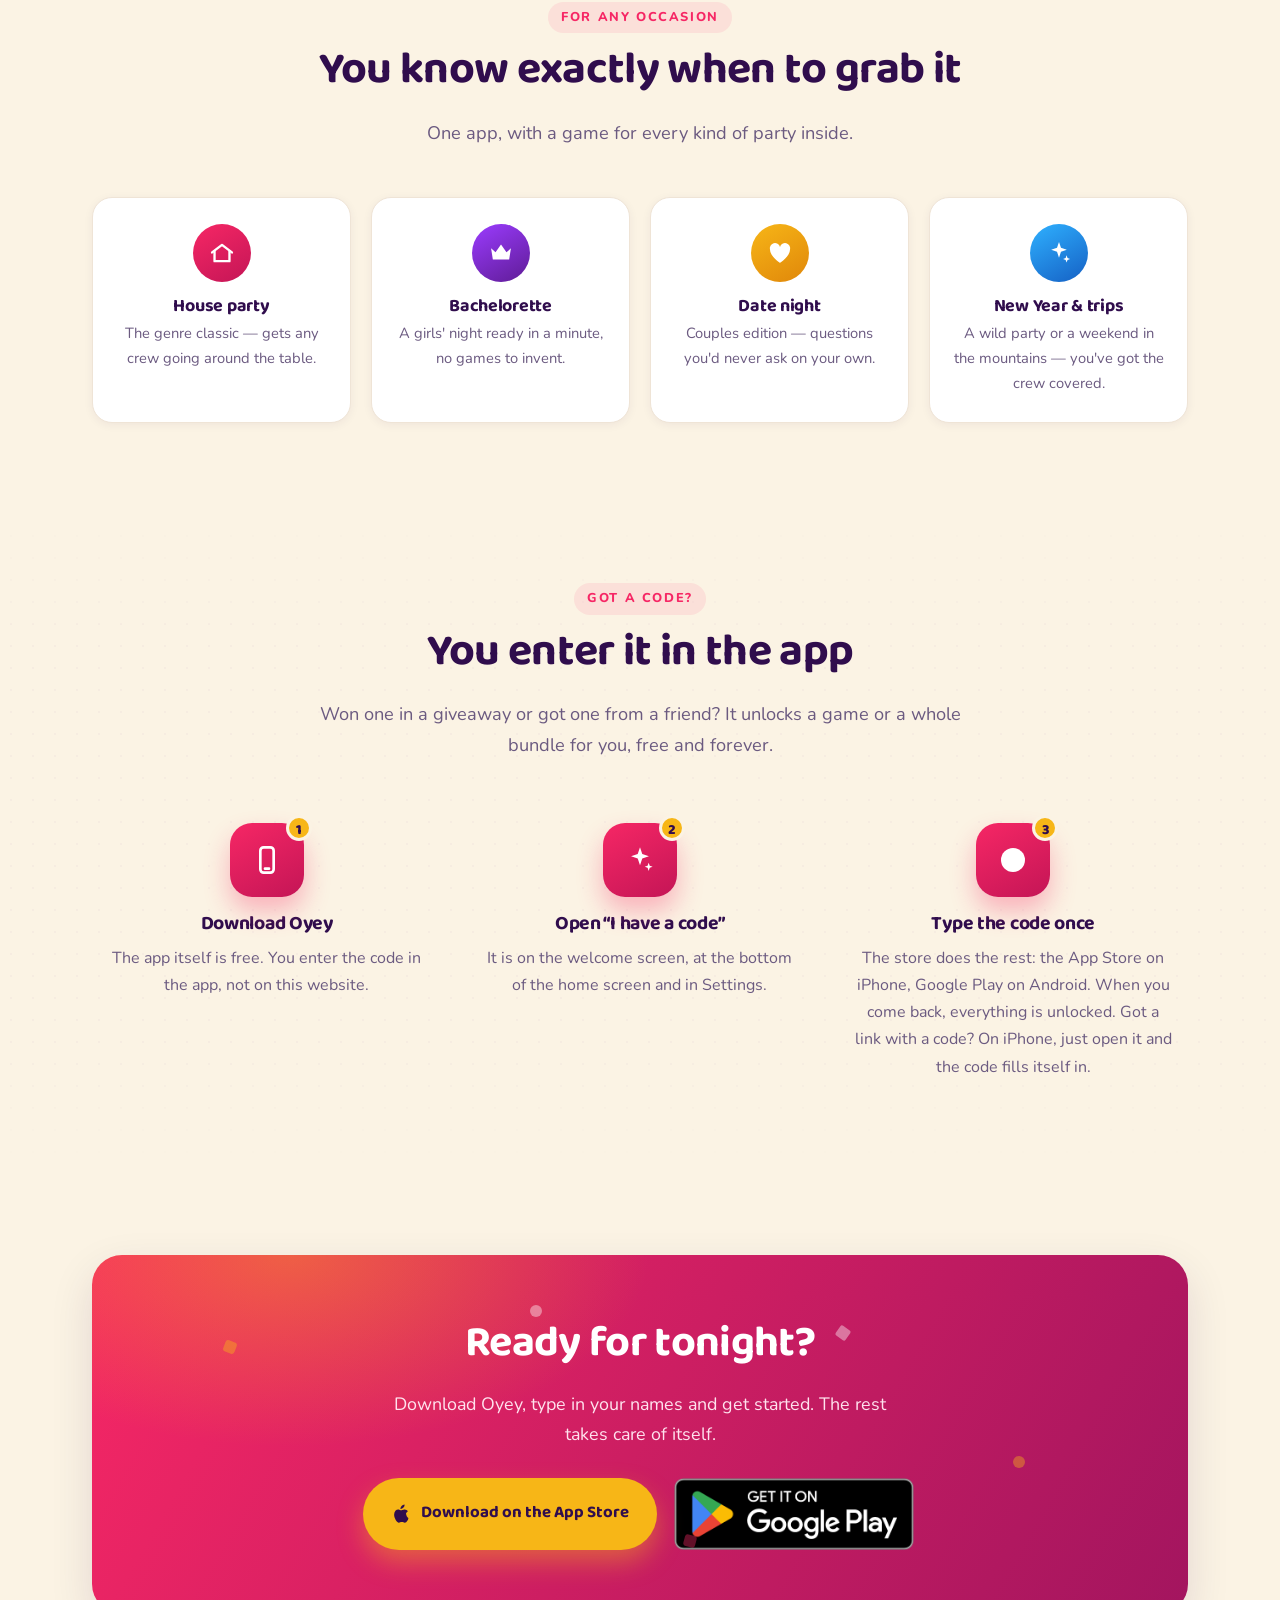
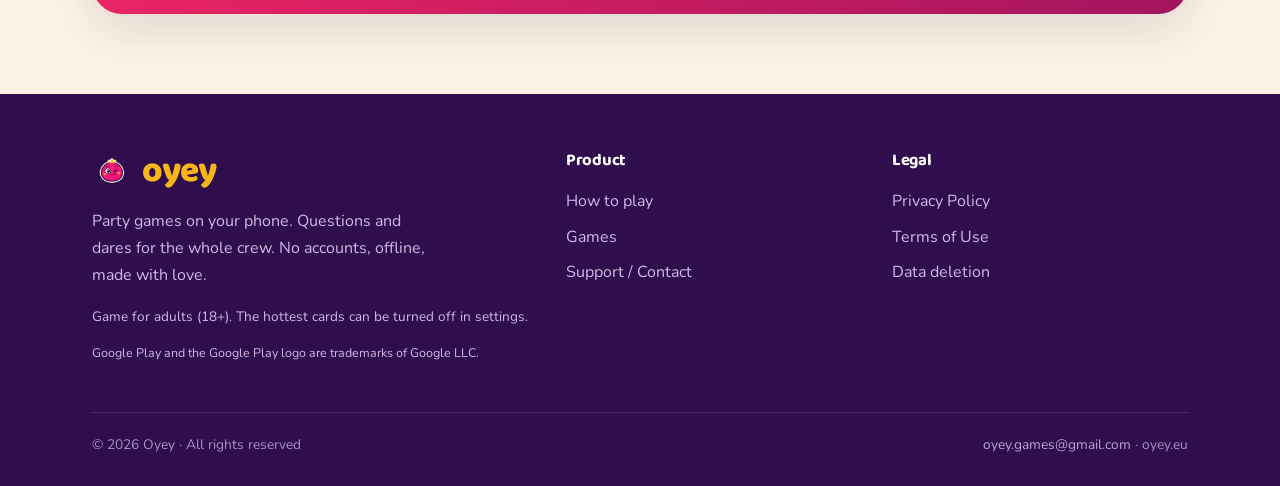
<file: index-en.html>
<!DOCTYPE html>
<html lang="en">
<head>
  <meta charset="UTF-8">
  <meta name="viewport" content="width=device-width, initial-scale=1.0">
  <title>Oyey — party games on your phone | Questions & dares 18+</title>
  <meta name="robots" content="noindex">
  <link rel="canonical" href="https://oyey.eu/">
  <!-- Podgląd linku jak na „/”: Messenger, WhatsApp, Slack i podobne nie
       uruchamiają JS, a linki index-en.html?ct=… z bio dalej są udostępniane. -->
  <meta name="description" content="Oyey is a party game app: questions and dares, “most likely to”, “never have I ever” and more. The phone goes around, no accounts, works offline. Adults only (18+).">
  <meta property="og:type" content="website">
  <meta property="og:site_name" content="Oyey">
  <meta property="og:locale" content="en_GB">
  <meta property="og:locale:alternate" content="pl_PL">
  <meta property="og:url" content="https://oyey.eu/">
  <meta property="og:title" content="Oyey — party games on your phone | Questions & dares 18+">
  <meta property="og:description" content="Oyey is a party game app: questions and dares, “most likely to”, “never have I ever” and more. The phone goes around, no accounts, works offline. Adults only (18+).">
  <meta property="og:image" content="https://oyey.eu/assets/img/og-card.png">
  <meta property="og:image:width" content="1200">
  <meta property="og:image:height" content="630">
  <meta property="og:image:alt" content="The Oyey mascot — party games on your phone">
  <meta name="twitter:card" content="summary_large_image">
  <meta name="twitter:title" content="Oyey — party games on your phone | Questions & dares 18+">
  <meta name="twitter:description" content="Oyey is a party game app: questions and dares, “most likely to”, “never have I ever” and more. The phone goes around, no accounts, works offline. Adults only (18+).">
  <meta name="twitter:image" content="https://oyey.eu/assets/img/og-card.png">
  <meta name="twitter:image:alt" content="The Oyey mascot — party games on your phone">
  <script>
  /* Stary adres strony angielskiej. Od 08.11.2026 angielska jest pod „/”,
     a ten plik zostaje, bo linki index-en.html?ct=… siedzą w bio (instagram_en,
     facebook_en, youtube_en). Przekierowanie niesie całe zapytanie i #kotwicę.
     Celowo NIE dokłada lang=en: „/” sam rozpozna polską przeglądarkę i przeniesie
     ją na /pl/. Ta strona nie zapisuje też języka wizyty (bez nav.js). */
  try { window.location.replace('/' + window.location.search + window.location.hash); } catch (e) {}
  </script>
  <!-- Bez JS. W <noscript>, bo przy włączonym JS odświeżenie z opóźnieniem 0
       mogłoby wyprzedzić location.replace i zgubić ?ct=… -->
  <noscript><meta http-equiv="refresh" content="0; url=/"></noscript>
</head>
<body>
  <p><a href="/">oyey.eu</a></p>
</body>
</html>
</file>
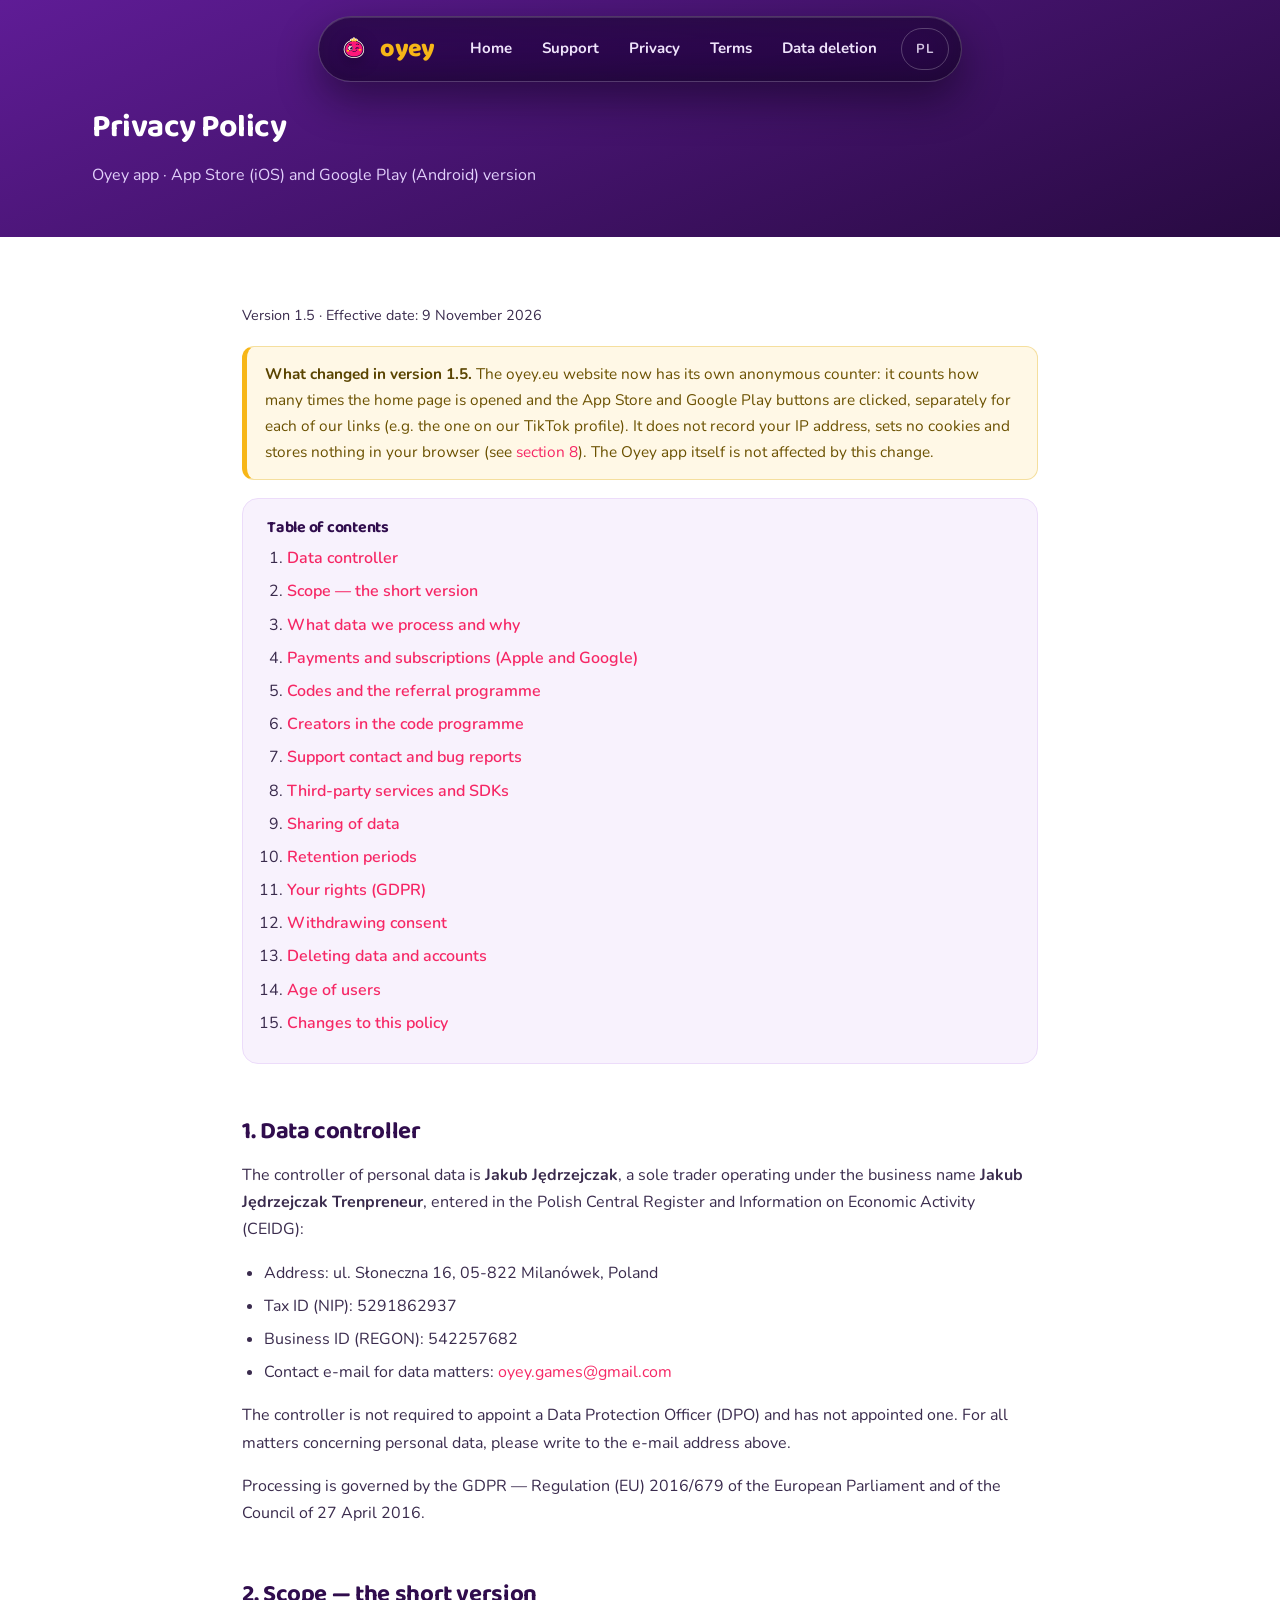
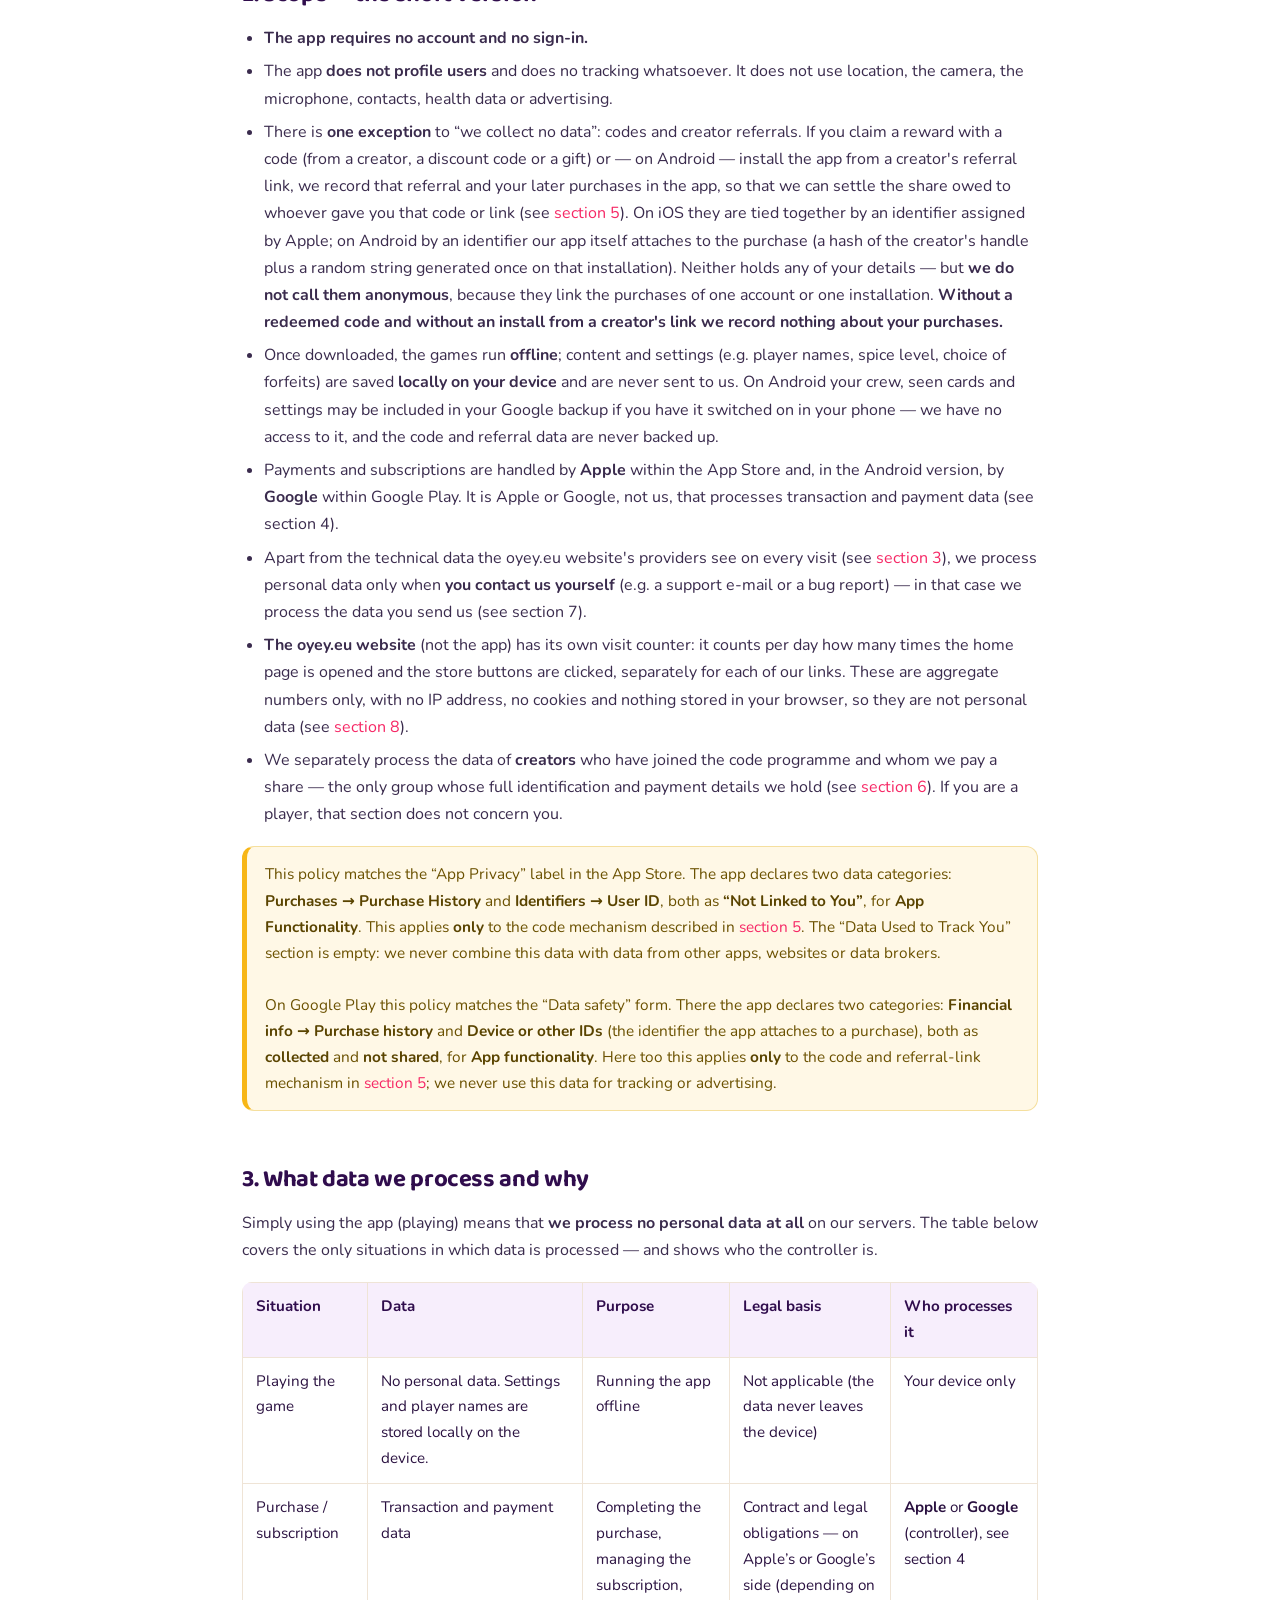
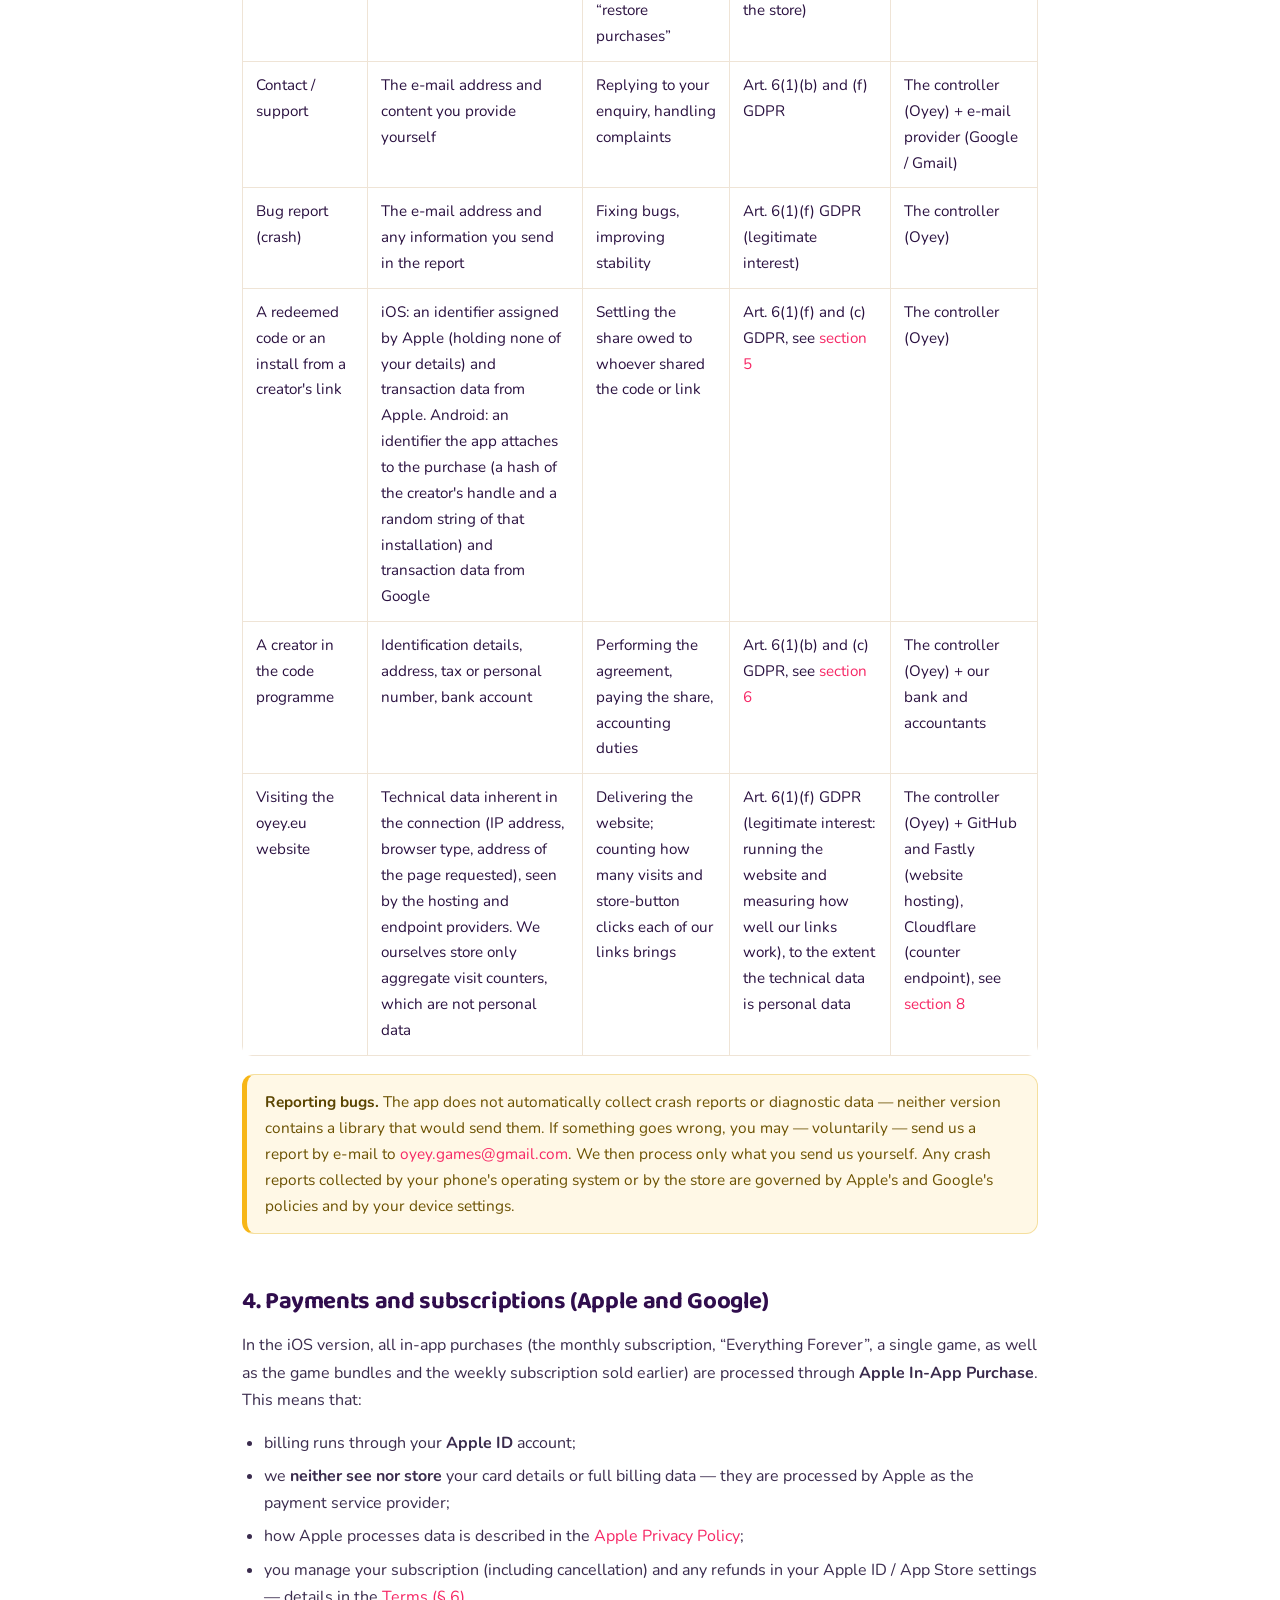
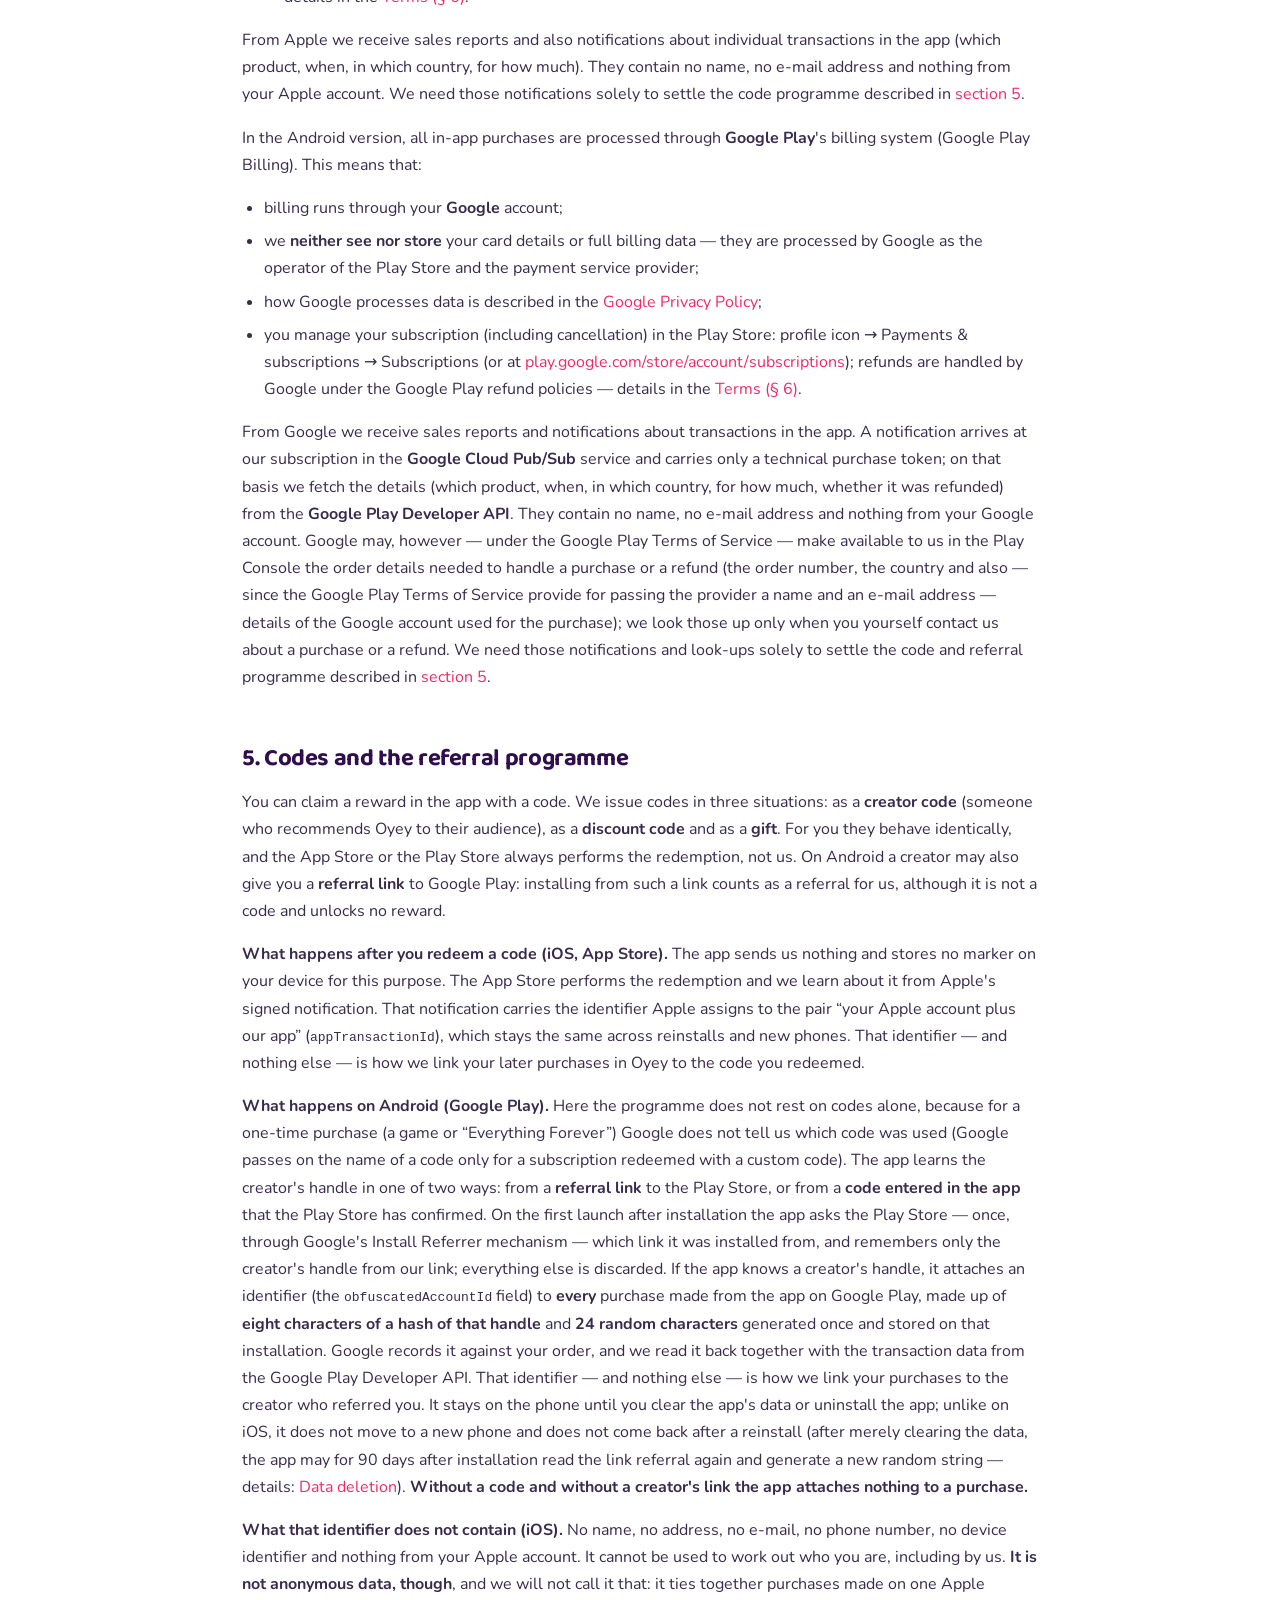
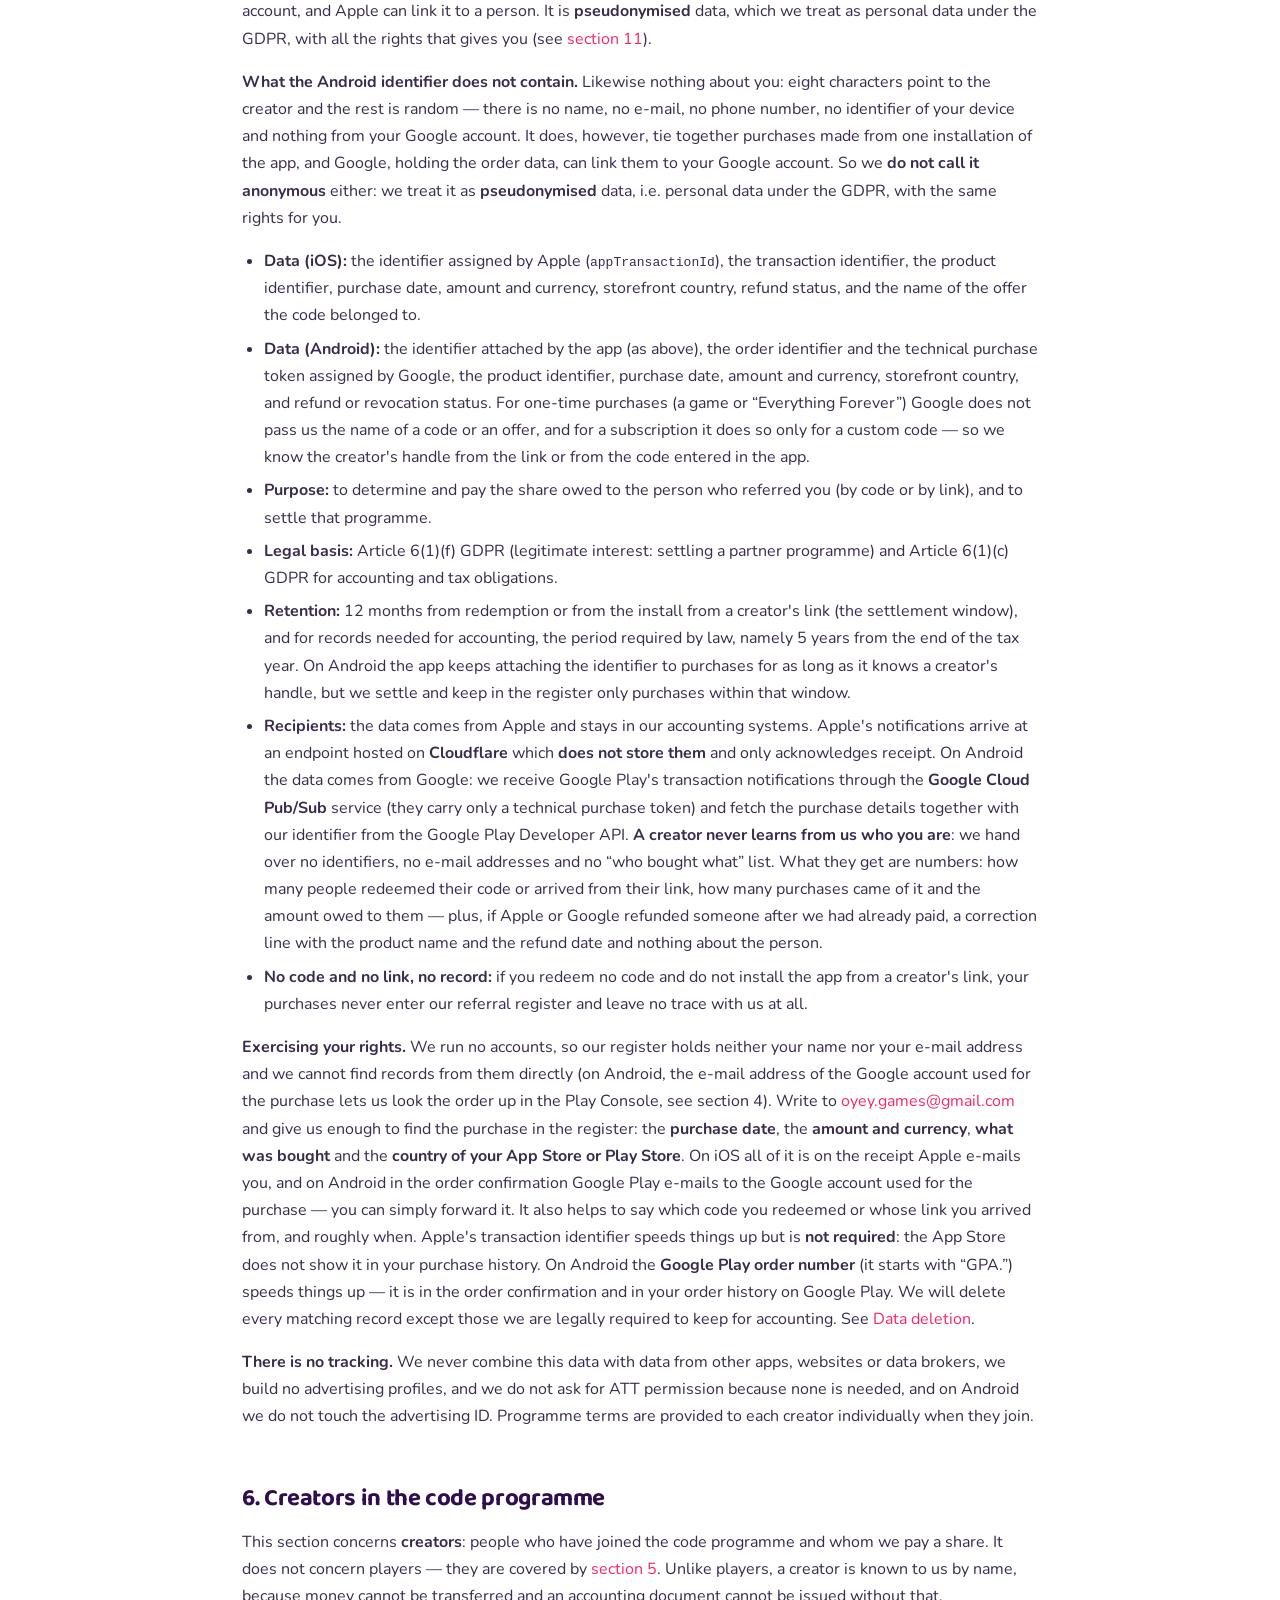
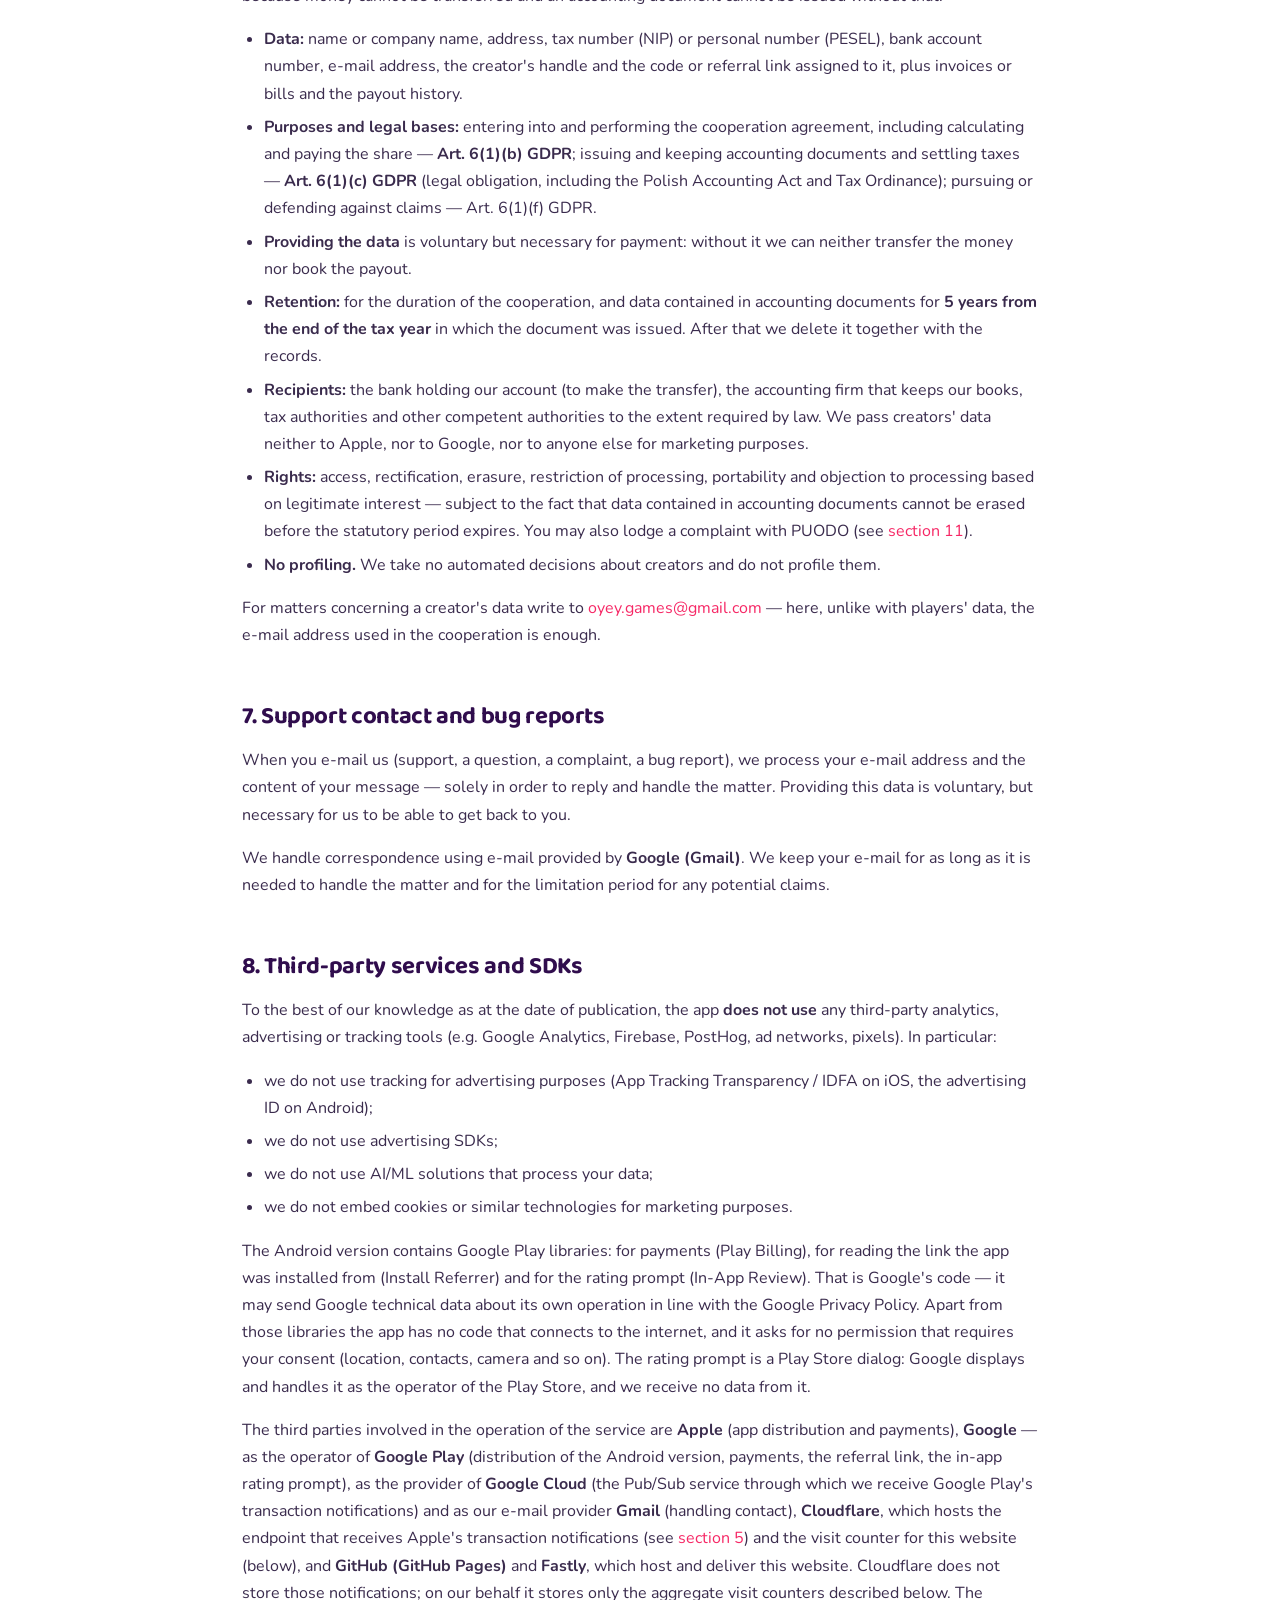
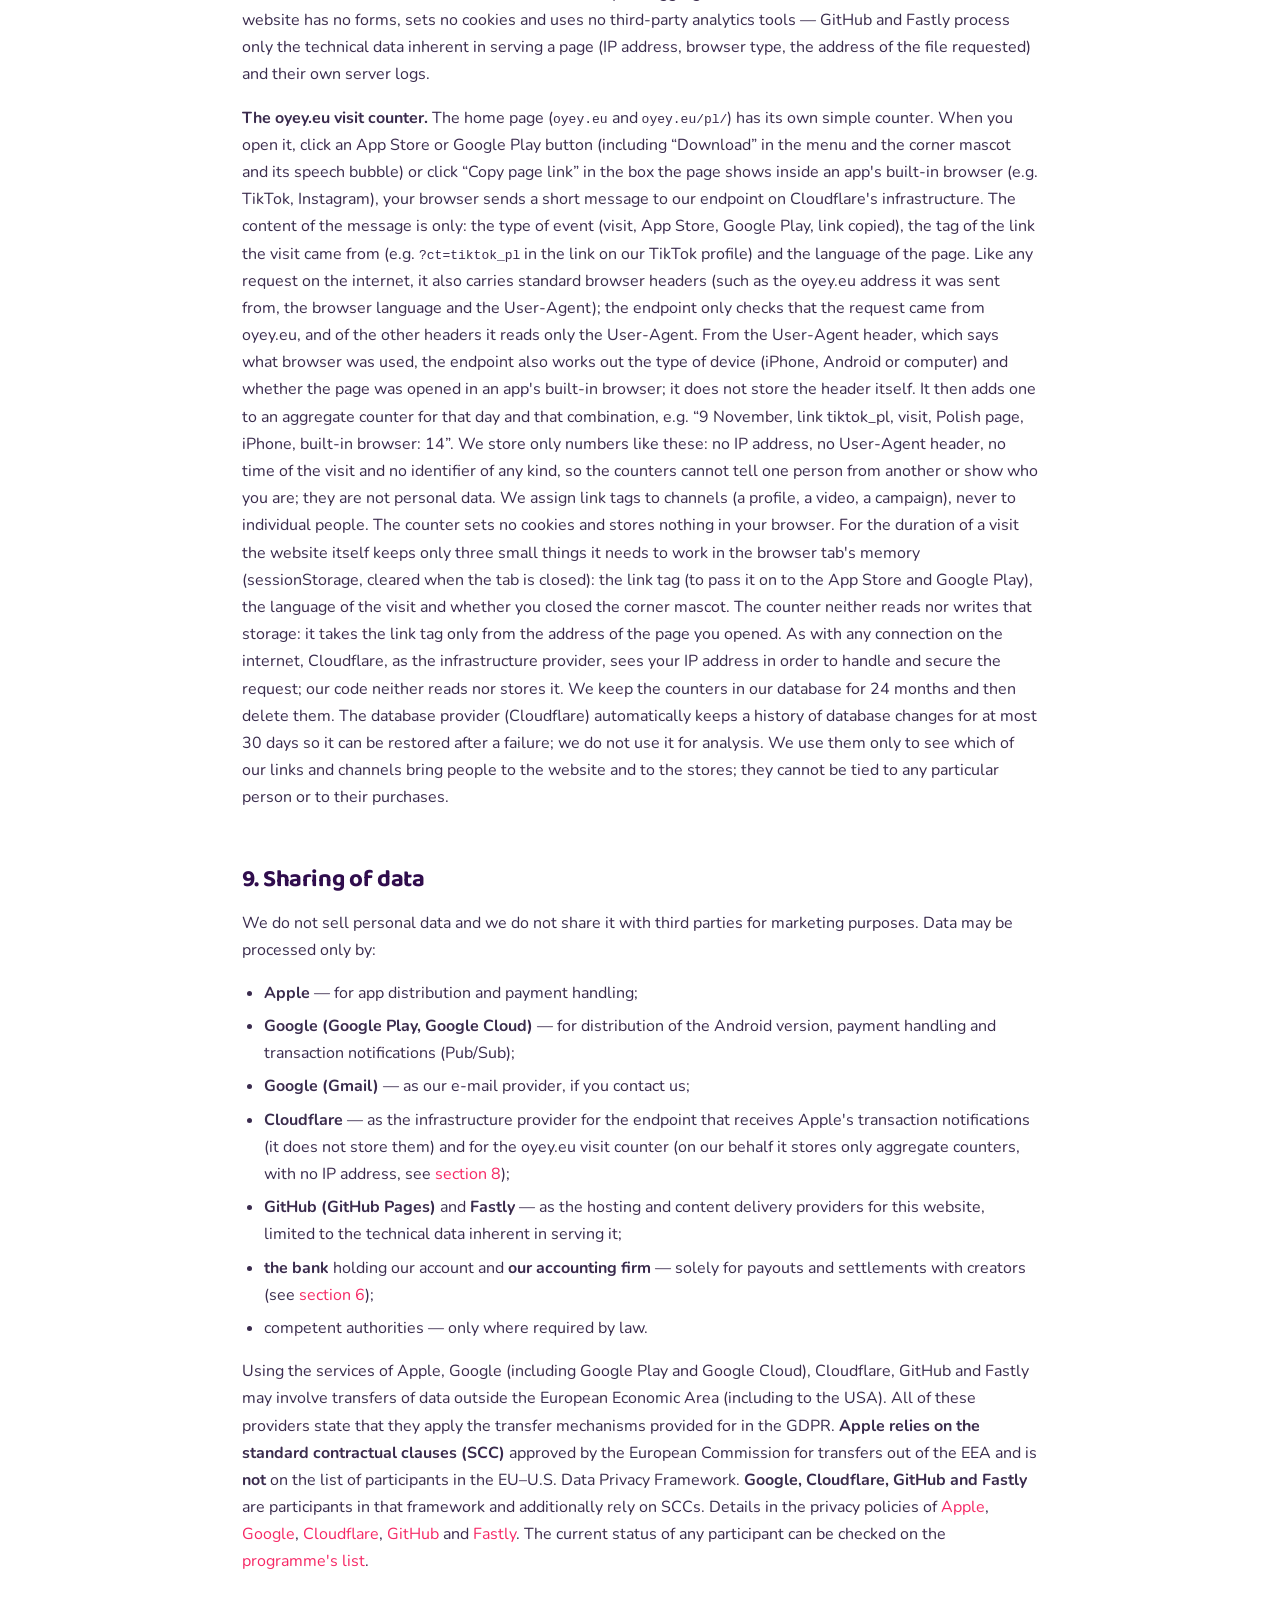
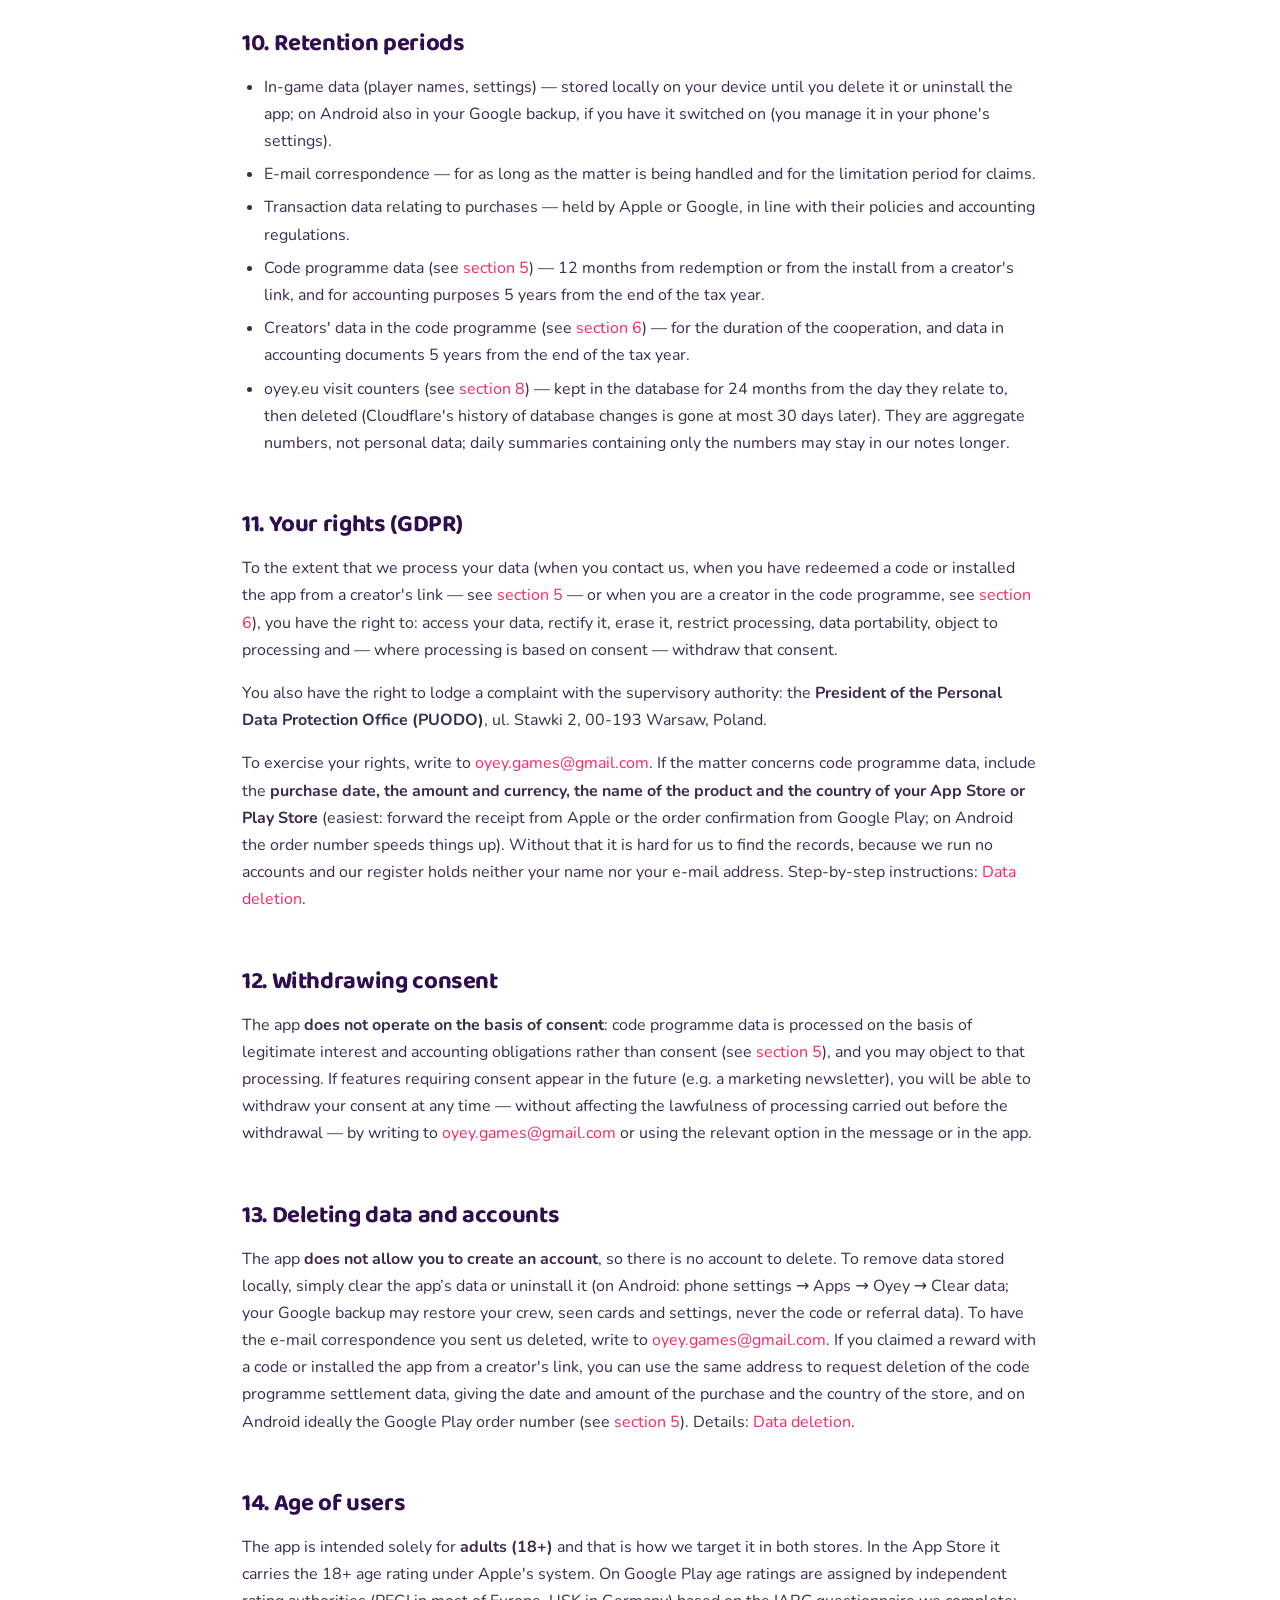
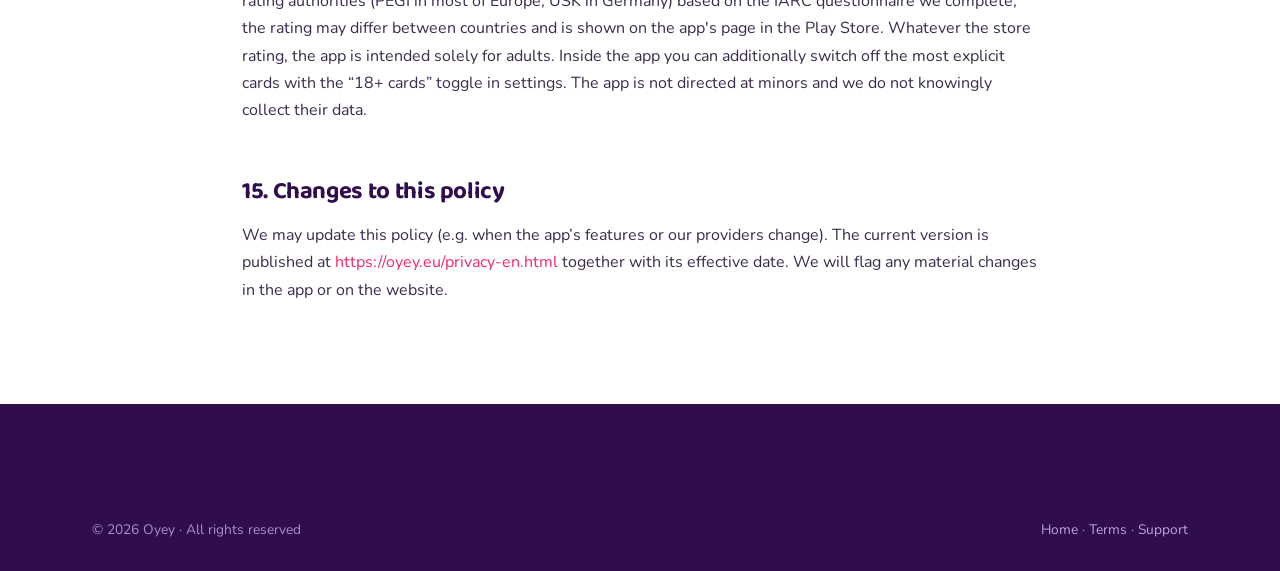
<file: privacy-en.html>
<!DOCTYPE html>
<html lang="en">
<head>
  <meta charset="UTF-8">
  <meta name="viewport" content="width=device-width, initial-scale=1.0">
  <title>Privacy Policy — Oyey</title>
  <meta name="description" content="Privacy policy for the Oyey app. The app requires no account, and the only data it sends serves to settle codes and creator referrals. Data processing in line with the GDPR.">
  <link rel="canonical" href="https://oyey.eu/privacy-en.html">
  <link rel="alternate" hreflang="pl" href="https://oyey.eu/privacy.html">
  <link rel="alternate" hreflang="en" href="https://oyey.eu/privacy-en.html">
  <link rel="alternate" hreflang="x-default" href="https://oyey.eu/privacy-en.html">
  <meta property="og:type" content="website">
  <meta property="og:site_name" content="Oyey">
  <meta property="og:locale" content="en_GB">
  <meta property="og:locale:alternate" content="pl_PL">
  <meta property="og:url" content="https://oyey.eu/privacy-en.html">
  <meta property="og:title" content="Privacy Policy — Oyey">
  <meta property="og:description" content="Privacy policy for the Oyey app. The app requires no account, and the only data it sends serves to settle codes and creator referrals. Data processing in line with the GDPR.">
  <meta property="og:image" content="https://oyey.eu/assets/img/og-card.png">
  <meta property="og:image:width" content="1200">
  <meta property="og:image:height" content="630">
  <meta property="og:image:alt" content="The Oyey mascot — party games on your phone">
  <meta name="twitter:card" content="summary_large_image">
  <meta name="twitter:title" content="Privacy Policy — Oyey">
  <meta name="twitter:description" content="Privacy policy for the Oyey app. The app requires no account, and the only data it sends serves to settle codes and creator referrals. Data processing in line with the GDPR.">
  <meta name="twitter:image" content="https://oyey.eu/assets/img/og-card.png">
  <meta name="twitter:image:alt" content="The Oyey mascot — party games on your phone">
  <link rel="icon" href="favicon.ico" sizes="any">
  <link rel="icon" type="image/png" sizes="32x32" href="assets/img/favicon-32.png">
  <link rel="apple-touch-icon" href="assets/img/favicon-180.png">
  <link rel="stylesheet" href="assets/css/style.css?v=11">
  <script src="assets/js/nav.js" defer></script>
</head>
<body class="doc">

  <header class="nav">
    <div class="container">
      <a class="nav__brand" href="/"><img class="nav__mascot" src="assets/img/mascot-smile.png" alt=""><span class="wordmark nav__wordmark">oyey</span></a>
      <button class="nav__toggle" aria-label="Menu" onclick="document.getElementById('nav-links').classList.toggle('open')">☰</button>
      <nav class="nav__links" id="nav-links">
        <a href="/">Home</a>
        <a href="support-en.html">Support</a>
        <a href="privacy-en.html">Privacy</a>
        <a href="terms-en.html">Terms</a>
        <a href="data-deletion-en.html">Data deletion</a>
        <a href="privacy.html" class="lang-switch" hreflang="pl" aria-label="Polish version">PL</a>
      </nav>
    </div>
  </header>

  <div class="doc-hero">
    <div class="container">
      <h1>Privacy Policy</h1>
      <p>Oyey app · App Store (iOS) and Google Play (Android) version</p>
    </div>
  </div>

  <main class="doc-body">
    <p class="updated">Version 1.5 · Effective date: 9 November 2026</p>
    <div class="note">
      <strong>What changed in version 1.5.</strong> The oyey.eu website now has its own anonymous counter: it counts how many times the home page is opened and the App Store and Google Play buttons are clicked, separately for each of our links (e.g. the one on our TikTok profile). It does not record your IP address, sets no cookies and stores nothing in your browser (see <a href="#strona">section 8</a>). The Oyey app itself is not affected by this change.
    </div>

    <div class="toc">
      <h4>Table of contents</h4>
      <ol>
        <li><a href="#administrator">Data controller</a></li>
        <li><a href="#zakres">Scope — the short version</a></li>
        <li><a href="#dane">What data we process and why</a></li>
        <li><a href="#platnosci">Payments and subscriptions (Apple and Google)</a></li>
        <li><a href="#kody">Codes and the referral programme</a></li>
        <li><a href="#tworcy">Creators in the code programme</a></li>
        <li><a href="#kontakt-support">Support contact and bug reports</a></li>
        <li><a href="#sdk">Third-party services and SDKs</a></li>
        <li><a href="#udostepnianie">Sharing of data</a></li>
        <li><a href="#okres">Retention periods</a></li>
        <li><a href="#prawa">Your rights (GDPR)</a></li>
        <li><a href="#zgoda">Withdrawing consent</a></li>
        <li><a href="#usuwanie">Deleting data and accounts</a></li>
        <li><a href="#wiek">Age of users</a></li>
        <li><a href="#zmiany">Changes to this policy</a></li>
      </ol>
    </div>

    <h2 id="administrator">1. Data controller</h2>
    <p>The controller of personal data is <strong>Jakub Jędrzejczak</strong>, a sole trader operating under the business name <strong>Jakub Jędrzejczak Trenpreneur</strong>, entered in the Polish Central Register and Information on Economic Activity (CEIDG):</p>
    <ul>
      <li>Address: ul. Słoneczna 16, 05-822 Milanówek, Poland</li>
      <li>Tax ID (NIP): 5291862937</li>
      <li>Business ID (REGON): 542257682</li>
      <li>Contact e-mail for data matters: <a href="mailto:oyey.games@gmail.com">oyey.games@gmail.com</a></li>
    </ul>
    <p>The controller is not required to appoint a Data Protection Officer (DPO) and has not appointed one. For all matters concerning personal data, please write to the e-mail address above.</p>
    <p>Processing is governed by the GDPR — Regulation (EU) 2016/679 of the European Parliament and of the Council of 27 April 2016.</p>

    <h2 id="zakres">2. Scope — the short version</h2>
    <ul>
      <li><strong>The app requires no account and no sign-in.</strong></li>
      <li>The app <strong>does not profile users</strong> and does no tracking whatsoever. It does not use location, the camera, the microphone, contacts, health data or advertising.</li>
      <li>There is <strong>one exception</strong> to “we collect no data”: codes and creator referrals. If you claim a reward with a code (from a creator, a discount code or a gift) or — on Android — install the app from a creator's referral link, we record that referral and your later purchases in the app, so that we can settle the share owed to whoever gave you that code or link (see <a href="#kody">section 5</a>). On iOS they are tied together by an identifier assigned by Apple; on Android by an identifier our app itself attaches to the purchase (a hash of the creator's handle plus a random string generated once on that installation). Neither holds any of your details — but <strong>we do not call them anonymous</strong>, because they link the purchases of one account or one installation. <strong>Without a redeemed code and without an install from a creator's link we record nothing about your purchases.</strong></li>
      <li>Once downloaded, the games run <strong>offline</strong>; content and settings (e.g. player names, spice level, choice of forfeits) are saved <strong>locally on your device</strong> and are never sent to us. On Android your crew, seen cards and settings may be included in your Google backup if you have it switched on in your phone — we have no access to it, and the code and referral data are never backed up.</li>
      <li>Payments and subscriptions are handled by <strong>Apple</strong> within the App Store and, in the Android version, by <strong>Google</strong> within Google Play. It is Apple or Google, not us, that processes transaction and payment data (see section 4).</li>
      <li>Apart from the technical data the oyey.eu website's providers see on every visit (see <a href="#dane">section 3</a>), we process personal data only when <strong>you contact us yourself</strong> (e.g. a support e-mail or a bug report) — in that case we process the data you send us (see section 7).</li>
      <li><strong>The oyey.eu website</strong> (not the app) has its own visit counter: it counts per day how many times the home page is opened and the store buttons are clicked, separately for each of our links. These are aggregate numbers only, with no IP address, no cookies and nothing stored in your browser, so they are not personal data (see <a href="#strona">section 8</a>).</li>
      <li>We separately process the data of <strong>creators</strong> who have joined the code programme and whom we pay a share — the only group whose full identification and payment details we hold (see <a href="#tworcy">section 6</a>). If you are a player, that section does not concern you.</li>
    </ul>
    <div class="note">
      This policy matches the “App Privacy” label in the App Store. The app declares two data categories: <strong>Purchases → Purchase History</strong> and <strong>Identifiers → User ID</strong>, both as <strong>“Not Linked to You”</strong>, for <strong>App Functionality</strong>. This applies <strong>only</strong> to the code mechanism described in <a href="#kody">section 5</a>. The “Data Used to Track You” section is empty: we never combine this data with data from other apps, websites or data brokers.<br><br>
      On Google Play this policy matches the “Data safety” form. There the app declares two categories: <strong>Financial info → Purchase history</strong> and <strong>Device or other IDs</strong> (the identifier the app attaches to a purchase), both as <strong>collected</strong> and <strong>not shared</strong>, for <strong>App functionality</strong>. Here too this applies <strong>only</strong> to the code and referral-link mechanism in <a href="#kody">section 5</a>; we never use this data for tracking or advertising.
    </div>

    <h2 id="dane">3. What data we process and why</h2>
    <p>Simply using the app (playing) means that <strong>we process no personal data at all</strong> on our servers. The table below covers the only situations in which data is processed — and shows who the controller is.</p>
    <div class="table-scroll" tabindex="0">
    <table>
      <thead>
        <tr><th>Situation</th><th>Data</th><th>Purpose</th><th>Legal basis</th><th>Who processes it</th></tr>
      </thead>
      <tbody>
        <tr>
          <td>Playing the game</td>
          <td>No personal data. Settings and player names are stored locally on the device.</td>
          <td>Running the app offline</td>
          <td>Not applicable (the data never leaves the device)</td>
          <td>Your device only</td>
        </tr>
        <tr>
          <td>Purchase / subscription</td>
          <td>Transaction and payment data</td>
          <td>Completing the purchase, managing the subscription, “restore purchases”</td>
          <td>Contract and legal obligations — on Apple’s or Google’s side (depending on the store)</td>
          <td><strong>Apple</strong> or <strong>Google</strong> (controller), see section 4</td>
        </tr>
        <tr>
          <td>Contact / support</td>
          <td>The e-mail address and content you provide yourself</td>
          <td>Replying to your enquiry, handling complaints</td>
          <td>Art. 6(1)(b) and (f) GDPR</td>
          <td>The controller (Oyey) + e-mail provider (Google / Gmail)</td>
        </tr>
        <tr>
          <td>Bug report (crash)</td>
          <td>The e-mail address and any information you send in the report</td>
          <td>Fixing bugs, improving stability</td>
          <td>Art. 6(1)(f) GDPR (legitimate interest)</td>
          <td>The controller (Oyey)</td>
        </tr>
        <tr>
          <td>A redeemed code or an install from a creator's link</td>
          <td>iOS: an identifier assigned by Apple (holding none of your details) and transaction data from Apple. Android: an identifier the app attaches to the purchase (a hash of the creator's handle and a random string of that installation) and transaction data from Google</td>
          <td>Settling the share owed to whoever shared the code or link</td>
          <td>Art. 6(1)(f) and (c) GDPR, see <a href="#kody">section 5</a></td>
          <td>The controller (Oyey)</td>
        </tr>
        <tr>
          <td>A creator in the code programme</td>
          <td>Identification details, address, tax or personal number, bank account</td>
          <td>Performing the agreement, paying the share, accounting duties</td>
          <td>Art. 6(1)(b) and (c) GDPR, see <a href="#tworcy">section 6</a></td>
          <td>The controller (Oyey) + our bank and accountants</td>
        </tr>
        <tr>
          <td>Visiting the oyey.eu website</td>
          <td>Technical data inherent in the connection (IP address, browser type, address of the page requested), seen by the hosting and endpoint providers. We ourselves store only aggregate visit counters, which are not personal data</td>
          <td>Delivering the website; counting how many visits and store-button clicks each of our links brings</td>
          <td>Art. 6(1)(f) GDPR (legitimate interest: running the website and measuring how well our links work), to the extent the technical data is personal data</td>
          <td>The controller (Oyey) + GitHub and Fastly (website hosting), Cloudflare (counter endpoint), see <a href="#strona">section 8</a></td>
        </tr>
      </tbody>
    </table>
    </div>
    <div class="note">
      <strong>Reporting bugs.</strong> The app does not automatically collect crash reports or diagnostic data — neither version contains a library that would send them. If something goes wrong, you may — voluntarily — send us a report by e-mail to <a href="mailto:oyey.games@gmail.com">oyey.games@gmail.com</a>. We then process only what you send us yourself. Any crash reports collected by your phone's operating system or by the store are governed by Apple's and Google's policies and by your device settings.
    </div>

    <h2 id="platnosci">4. Payments and subscriptions (Apple and Google)</h2>
    <p>In the iOS version, all in-app purchases (the monthly subscription, “Everything Forever”, a single game, as well as the game bundles and the weekly subscription sold earlier) are processed through <strong>Apple In-App Purchase</strong>. This means that:</p>
    <ul>
      <li>billing runs through your <strong>Apple ID</strong> account;</li>
      <li>we <strong>neither see nor store</strong> your card details or full billing data — they are processed by Apple as the payment service provider;</li>
      <li>how Apple processes data is described in the <a href="https://www.apple.com/legal/privacy/" target="_blank" rel="noopener">Apple Privacy Policy</a>;</li>
      <li>you manage your subscription (including cancellation) and any refunds in your Apple ID / App Store settings — details in the <a href="terms-en.html#subskrypcja">Terms (§ 6)</a>.</li>
    </ul>
    <p>From Apple we receive sales reports and also notifications about individual transactions in the app (which product, when, in which country, for how much). They contain no name, no e-mail address and nothing from your Apple account. We need those notifications solely to settle the code programme described in <a href="#kody">section 5</a>.</p>

    <p>In the Android version, all in-app purchases are processed through <strong>Google Play</strong>'s billing system (Google Play Billing). This means that:</p>
    <ul>
      <li>billing runs through your <strong>Google</strong> account;</li>
      <li>we <strong>neither see nor store</strong> your card details or full billing data — they are processed by Google as the operator of the Play Store and the payment service provider;</li>
      <li>how Google processes data is described in the <a href="https://policies.google.com/privacy" target="_blank" rel="noopener">Google Privacy Policy</a>;</li>
      <li>you manage your subscription (including cancellation) in the Play Store: profile icon → Payments &amp; subscriptions → Subscriptions (or at <a href="https://play.google.com/store/account/subscriptions" target="_blank" rel="noopener">play.google.com/store/account/<wbr>subscriptions</a>); refunds are handled by Google under the Google Play refund policies — details in the <a href="terms-en.html#subskrypcja">Terms (§ 6)</a>.</li>
    </ul>
    <p>From Google we receive sales reports and notifications about transactions in the app. A notification arrives at our subscription in the <strong>Google Cloud Pub/Sub</strong> service and carries only a technical purchase token; on that basis we fetch the details (which product, when, in which country, for how much, whether it was refunded) from the <strong>Google Play Developer API</strong>. They contain no name, no e-mail address and nothing from your Google account. Google may, however — under the Google Play Terms of Service — make available to us in the Play Console the order details needed to handle a purchase or a refund (the order number, the country and also — since the Google Play Terms of Service provide for passing the provider a name and an e-mail address — details of the Google account used for the purchase); we look those up only when you yourself contact us about a purchase or a refund. We need those notifications and look-ups solely to settle the code and referral programme described in <a href="#kody">section 5</a>.</p>

    <h2 id="kody">5. Codes and the referral programme</h2>
    <p>You can claim a reward in the app with a code. We issue codes in three situations: as a <strong>creator code</strong> (someone who recommends Oyey to their audience), as a <strong>discount code</strong> and as a <strong>gift</strong>. For you they behave identically, and the App Store or the Play Store always performs the redemption, not us. On Android a creator may also give you a <strong>referral link</strong> to Google Play: installing from such a link counts as a referral for us, although it is not a code and unlocks no reward.</p>

    <p><strong>What happens after you redeem a code (iOS, App Store).</strong> The app sends us nothing and stores no marker on your device for this purpose. The App Store performs the redemption and we learn about it from Apple's signed notification. That notification carries the identifier Apple assigns to the pair “your Apple account plus our app” (<code>appTransactionId</code>), which stays the same across reinstalls and new phones. That identifier — and nothing else — is how we link your later purchases in Oyey to the code you redeemed.</p>

    <p><strong>What happens on Android (Google Play).</strong> Here the programme does not rest on codes alone, because for a one-time purchase (a game or “Everything Forever”) Google does not tell us which code was used (Google passes on the name of a code only for a subscription redeemed with a custom code). The app learns the creator's handle in one of two ways: from a <strong>referral link</strong> to the Play Store, or from a <strong>code entered in the app</strong> that the Play Store has confirmed. On the first launch after installation the app asks the Play Store — once, through Google's Install Referrer mechanism — which link it was installed from, and remembers only the creator's handle from our link; everything else is discarded. If the app knows a creator's handle, it attaches an identifier (the <code>obfuscatedAccountId</code> field) to <strong>every</strong> purchase made from the app on Google Play, made up of <strong>eight characters of a hash of that handle</strong> and <strong>24 random characters</strong> generated once and stored on that installation. Google records it against your order, and we read it back together with the transaction data from the Google Play Developer API. That identifier — and nothing else — is how we link your purchases to the creator who referred you. It stays on the phone until you clear the app's data or uninstall the app; unlike on iOS, it does not move to a new phone and does not come back after a reinstall (after merely clearing the data, the app may for 90 days after installation read the link referral again and generate a new random string — details: <a href="data-deletion-en.html">Data deletion</a>). <strong>Without a code and without a creator's link the app attaches nothing to a purchase.</strong></p>

    <p><strong>What that identifier does not contain (iOS).</strong> No name, no address, no e-mail, no phone number, no device identifier and nothing from your Apple account. It cannot be used to work out who you are, including by us. <strong>It is not anonymous data, though</strong>, and we will not call it that: it ties together purchases made on one Apple account, and Apple can link it to a person. It is <strong>pseudonymised</strong> data, which we treat as personal data under the GDPR, with all the rights that gives you (see <a href="#prawa">section 11</a>).</p>

    <p><strong>What the Android identifier does not contain.</strong> Likewise nothing about you: eight characters point to the creator and the rest is random — there is no name, no e-mail, no phone number, no identifier of your device and nothing from your Google account. It does, however, tie together purchases made from one installation of the app, and Google, holding the order data, can link them to your Google account. So we <strong>do not call it anonymous</strong> either: we treat it as <strong>pseudonymised</strong> data, i.e. personal data under the GDPR, with the same rights for you.</p>

    <ul>
      <li><strong>Data (iOS):</strong> the identifier assigned by Apple (<code>appTransactionId</code>), the transaction identifier, the product identifier, purchase date, amount and currency, storefront country, refund status, and the name of the offer the code belonged to.</li>
      <li><strong>Data (Android):</strong> the identifier attached by the app (as above), the order identifier and the technical purchase token assigned by Google, the product identifier, purchase date, amount and currency, storefront country, and refund or revocation status. For one-time purchases (a game or “Everything Forever”) Google does not pass us the name of a code or an offer, and for a subscription it does so only for a custom code — so we know the creator's handle from the link or from the code entered in the app.</li>
      <li><strong>Purpose:</strong> to determine and pay the share owed to the person who referred you (by code or by link), and to settle that programme.</li>
      <li><strong>Legal basis:</strong> Article 6(1)(f) GDPR (legitimate interest: settling a partner programme) and Article 6(1)(c) GDPR for accounting and tax obligations.</li>
      <li><strong>Retention:</strong> 12 months from redemption or from the install from a creator's link (the settlement window), and for records needed for accounting, the period required by law, namely 5 years from the end of the tax year. On Android the app keeps attaching the identifier to purchases for as long as it knows a creator's handle, but we settle and keep in the register only purchases within that window.</li>
      <li><strong>Recipients:</strong> the data comes from Apple and stays in our accounting systems. Apple's notifications arrive at an endpoint hosted on <strong>Cloudflare</strong> which <strong>does not store them</strong> and only acknowledges receipt. On Android the data comes from Google: we receive Google Play's transaction notifications through the <strong>Google Cloud Pub/Sub</strong> service (they carry only a technical purchase token) and fetch the purchase details together with our identifier from the Google Play Developer API. <strong>A creator never learns from us who you are</strong>: we hand over no identifiers, no e-mail addresses and no “who bought what” list. What they get are numbers: how many people redeemed their code or arrived from their link, how many purchases came of it and the amount owed to them — plus, if Apple or Google refunded someone after we had already paid, a correction line with the product name and the refund date and nothing about the person.</li>
      <li><strong>No code and no link, no record:</strong> if you redeem no code and do not install the app from a creator's link, your purchases never enter our referral register and leave no trace with us at all.</li>
    </ul>

    <p><strong>Exercising your rights.</strong> We run no accounts, so our register holds neither your name nor your e-mail address and we cannot find records from them directly (on Android, the e-mail address of the Google account used for the purchase lets us look the order up in the Play Console, see section 4). Write to <a href="mailto:oyey.games@gmail.com">oyey.games@gmail.com</a> and give us enough to find the purchase in the register: the <strong>purchase date</strong>, the <strong>amount and currency</strong>, <strong>what was bought</strong> and the <strong>country of your App Store or Play Store</strong>. On iOS all of it is on the receipt Apple e-mails you, and on Android in the order confirmation Google Play e-mails to the Google account used for the purchase — you can simply forward it. It also helps to say which code you redeemed or whose link you arrived from, and roughly when. Apple's transaction identifier speeds things up but is <strong>not required</strong>: the App Store does not show it in your purchase history. On Android the <strong>Google Play order number</strong> (it starts with “GPA.”) speeds things up — it is in the order confirmation and in your order history on Google Play. We will delete every matching record except those we are legally required to keep for accounting. See <a href="data-deletion-en.html">Data deletion</a>.</p>

    <p><strong>There is no tracking.</strong> We never combine this data with data from other apps, websites or data brokers, we build no advertising profiles, and we do not ask for ATT permission because none is needed, and on Android we do not touch the advertising ID. Programme terms are provided to each creator individually when they join.</p>

    <h2 id="tworcy">6. Creators in the code programme</h2>
    <p>This section concerns <strong>creators</strong>: people who have joined the code programme and whom we pay a share. It does not concern players — they are covered by <a href="#kody">section 5</a>. Unlike players, a creator is known to us by name, because money cannot be transferred and an accounting document cannot be issued without that.</p>
    <ul>
      <li><strong>Data:</strong> name or company name, address, tax number (NIP) or personal number (PESEL), bank account number, e-mail address, the creator's handle and the code or referral link assigned to it, plus invoices or bills and the payout history.</li>
      <li><strong>Purposes and legal bases:</strong> entering into and performing the cooperation agreement, including calculating and paying the share — <strong>Art. 6(1)(b) GDPR</strong>; issuing and keeping accounting documents and settling taxes — <strong>Art. 6(1)(c) GDPR</strong> (legal obligation, including the Polish Accounting Act and Tax Ordinance); pursuing or defending against claims — Art. 6(1)(f) GDPR.</li>
      <li><strong>Providing the data</strong> is voluntary but necessary for payment: without it we can neither transfer the money nor book the payout.</li>
      <li><strong>Retention:</strong> for the duration of the cooperation, and data contained in accounting documents for <strong>5 years from the end of the tax year</strong> in which the document was issued. After that we delete it together with the records.</li>
      <li><strong>Recipients:</strong> the bank holding our account (to make the transfer), the accounting firm that keeps our books, tax authorities and other competent authorities to the extent required by law. We pass creators' data neither to Apple, nor to Google, nor to anyone else for marketing purposes.</li>
      <li><strong>Rights:</strong> access, rectification, erasure, restriction of processing, portability and objection to processing based on legitimate interest — subject to the fact that data contained in accounting documents cannot be erased before the statutory period expires. You may also lodge a complaint with PUODO (see <a href="#prawa">section 11</a>).</li>
      <li><strong>No profiling.</strong> We take no automated decisions about creators and do not profile them.</li>
    </ul>
    <p>For matters concerning a creator's data write to <a href="mailto:oyey.games@gmail.com">oyey.games@gmail.com</a> — here, unlike with players' data, the e-mail address used in the cooperation is enough.</p>

    <h2 id="kontakt-support">7. Support contact and bug reports</h2>
    <p>When you e-mail us (support, a question, a complaint, a bug report), we process your e-mail address and the content of your message — solely in order to reply and handle the matter. Providing this data is voluntary, but necessary for us to be able to get back to you.</p>
    <p>We handle correspondence using e-mail provided by <strong>Google (Gmail)</strong>. We keep your e-mail for as long as it is needed to handle the matter and for the limitation period for any potential claims.</p>

    <h2 id="sdk">8. Third-party services and SDKs</h2>
    <p>To the best of our knowledge as at the date of publication, the app <strong>does not use</strong> any third-party analytics, advertising or tracking tools (e.g. Google Analytics, Firebase, PostHog, ad networks, pixels). In particular:</p>
    <ul>
      <li>we do not use tracking for advertising purposes (App Tracking Transparency / IDFA on iOS, the advertising ID on Android);</li>
      <li>we do not use advertising SDKs;</li>
      <li>we do not use AI/ML solutions that process your data;</li>
      <li>we do not embed cookies or similar technologies for marketing purposes.</li>
    </ul>
    <p>The Android version contains Google Play libraries: for payments (Play Billing), for reading the link the app was installed from (Install Referrer) and for the rating prompt (In-App Review). That is Google's code — it may send Google technical data about its own operation in line with the Google Privacy Policy. Apart from those libraries the app has no code that connects to the internet, and it asks for no permission that requires your consent (location, contacts, camera and so on). The rating prompt is a Play Store dialog: Google displays and handles it as the operator of the Play Store, and we receive no data from it.</p>
    <p>The third parties involved in the operation of the service are <strong>Apple</strong> (app distribution and payments), <strong>Google</strong> — as the operator of <strong>Google Play</strong> (distribution of the Android version, payments, the referral link, the in-app rating prompt), as the provider of <strong>Google Cloud</strong> (the Pub/Sub service through which we receive Google Play's transaction notifications) and as our e-mail provider <strong>Gmail</strong> (handling contact), <strong>Cloudflare</strong>, which hosts the endpoint that receives Apple's transaction notifications (see <a href="#kody">section 5</a>) and the visit counter for this website (below), and <strong>GitHub (GitHub Pages)</strong> and <strong>Fastly</strong>, which host and deliver this website. Cloudflare does not store those notifications; on our behalf it stores only the aggregate visit counters described below. The website has no forms, sets no cookies and uses no third-party analytics tools — GitHub and Fastly process only the technical data inherent in serving a page (IP address, browser type, the address of the file requested) and their own server logs.</p>
    <p id="strona"><strong>The oyey.eu visit counter.</strong> The home page (<code>oyey.eu</code> and <code>oyey.eu/pl/</code>) has its own simple counter. When you open it, click an App Store or Google Play button (including “Download” in the menu and the corner mascot and its speech bubble) or click “Copy page link” in the box the page shows inside an app's built-in browser (e.g. TikTok, Instagram), your browser sends a short message to our endpoint on Cloudflare's infrastructure. The content of the message is only: the type of event (visit, App Store, Google Play, link copied), the tag of the link the visit came from (e.g. <code>?ct=tiktok_pl</code> in the link on our TikTok profile) and the language of the page. Like any request on the internet, it also carries standard browser headers (such as the oyey.eu address it was sent from, the browser language and the User-Agent); the endpoint only checks that the request came from oyey.eu, and of the other headers it reads only the User-Agent. From the User-Agent header, which says what browser was used, the endpoint also works out the type of device (iPhone, Android or computer) and whether the page was opened in an app's built-in browser; it does not store the header itself. It then adds one to an aggregate counter for that day and that combination, e.g. “9 November, link tiktok_pl, visit, Polish page, iPhone, built-in browser: 14”. We store only numbers like these: no IP address, no User-Agent header, no time of the visit and no identifier of any kind, so the counters cannot tell one person from another or show who you are; they are not personal data. We assign link tags to channels (a profile, a video, a campaign), never to individual people. The counter sets no cookies and stores nothing in your browser. For the duration of a visit the website itself keeps only three small things it needs to work in the browser tab's memory (sessionStorage, cleared when the tab is closed): the link tag (to pass it on to the App Store and Google Play), the language of the visit and whether you closed the corner mascot. The counter neither reads nor writes that storage: it takes the link tag only from the address of the page you opened. As with any connection on the internet, Cloudflare, as the infrastructure provider, sees your IP address in order to handle and secure the request; our code neither reads nor stores it. We keep the counters in our database for 24 months and then delete them. The database provider (Cloudflare) automatically keeps a history of database changes for at most 30 days so it can be restored after a failure; we do not use it for analysis. We use them only to see which of our links and channels bring people to the website and to the stores; they cannot be tied to any particular person or to their purchases.</p>

    <h2 id="udostepnianie">9. Sharing of data</h2>
    <p>We do not sell personal data and we do not share it with third parties for marketing purposes. Data may be processed only by:</p>
    <ul>
      <li><strong>Apple</strong> — for app distribution and payment handling;</li>
      <li><strong>Google (Google Play, Google Cloud)</strong> — for distribution of the Android version, payment handling and transaction notifications (Pub/Sub);</li>
      <li><strong>Google (Gmail)</strong> — as our e-mail provider, if you contact us;</li>
      <li><strong>Cloudflare</strong> — as the infrastructure provider for the endpoint that receives Apple's transaction notifications (it does not store them) and for the oyey.eu visit counter (on our behalf it stores only aggregate counters, with no IP address, see <a href="#strona">section 8</a>);</li>
      <li><strong>GitHub (GitHub Pages)</strong> and <strong>Fastly</strong> — as the hosting and content delivery providers for this website, limited to the technical data inherent in serving it;</li>
      <li><strong>the bank</strong> holding our account and <strong>our accounting firm</strong> — solely for payouts and settlements with creators (see <a href="#tworcy">section 6</a>);</li>
      <li>competent authorities — only where required by law.</li>
    </ul>
    <p>Using the services of Apple, Google (including Google Play and Google Cloud), Cloudflare, GitHub and Fastly may involve transfers of data outside the European Economic Area (including to the USA). All of these providers state that they apply the transfer mechanisms provided for in the GDPR. <strong>Apple relies on the standard contractual clauses (SCC)</strong> approved by the European Commission for transfers out of the EEA and is <strong>not</strong> on the list of participants in the EU–U.S. Data Privacy Framework. <strong>Google, Cloudflare, GitHub and Fastly</strong> are participants in that framework and additionally rely on SCCs. Details in the privacy policies of <a href="https://www.apple.com/legal/privacy/" target="_blank" rel="noopener">Apple</a>, <a href="https://policies.google.com/privacy" target="_blank" rel="noopener">Google</a>, <a href="https://www.cloudflare.com/trust-hub/gdpr/" target="_blank" rel="noopener">Cloudflare</a>, <a href="https://docs.github.com/site-policy/privacy-policies/github-general-privacy-statement" target="_blank" rel="noopener">GitHub</a> and <a href="https://www.fastly.com/data-privacy-framework" target="_blank" rel="noopener">Fastly</a>. The current status of any participant can be checked on the <a href="https://www.dataprivacyframework.gov/list" target="_blank" rel="noopener">programme's list</a>.</p>

    <h2 id="okres">10. Retention periods</h2>
    <ul>
      <li>In-game data (player names, settings) — stored locally on your device until you delete it or uninstall the app; on Android also in your Google backup, if you have it switched on (you manage it in your phone's settings).</li>
      <li>E-mail correspondence — for as long as the matter is being handled and for the limitation period for claims.</li>
      <li>Transaction data relating to purchases — held by Apple or Google, in line with their policies and accounting regulations.</li>
      <li>Code programme data (see <a href="#kody">section 5</a>) — 12 months from redemption or from the install from a creator's link, and for accounting purposes 5 years from the end of the tax year.</li>
      <li>Creators' data in the code programme (see <a href="#tworcy">section 6</a>) — for the duration of the cooperation, and data in accounting documents 5 years from the end of the tax year.</li>
      <li>oyey.eu visit counters (see <a href="#strona">section 8</a>) — kept in the database for 24 months from the day they relate to, then deleted (Cloudflare's history of database changes is gone at most 30 days later). They are aggregate numbers, not personal data; daily summaries containing only the numbers may stay in our notes longer.</li>
    </ul>

    <h2 id="prawa">11. Your rights (GDPR)</h2>
    <p>To the extent that we process your data (when you contact us, when you have redeemed a code or installed the app from a creator's link — see <a href="#kody">section 5</a> — or when you are a creator in the code programme, see <a href="#tworcy">section 6</a>), you have the right to: access your data, rectify it, erase it, restrict processing, data portability, object to processing and — where processing is based on consent — withdraw that consent.</p>
    <p>You also have the right to lodge a complaint with the supervisory authority: the <strong>President of the Personal Data Protection Office (PUODO)</strong>, ul. Stawki 2, 00-193 Warsaw, Poland.</p>
    <p>To exercise your rights, write to <a href="mailto:oyey.games@gmail.com">oyey.games@gmail.com</a>. If the matter concerns code programme data, include the <strong>purchase date, the amount and currency, the name of the product and the country of your App Store or Play Store</strong> (easiest: forward the receipt from Apple or the order confirmation from Google Play; on Android the order number speeds things up). Without that it is hard for us to find the records, because we run no accounts and our register holds neither your name nor your e-mail address. Step-by-step instructions: <a href="data-deletion-en.html">Data deletion</a>.</p>

    <h2 id="zgoda">12. Withdrawing consent</h2>
    <p>The app <strong>does not operate on the basis of consent</strong>: code programme data is processed on the basis of legitimate interest and accounting obligations rather than consent (see <a href="#kody">section 5</a>), and you may object to that processing. If features requiring consent appear in the future (e.g. a marketing newsletter), you will be able to withdraw your consent at any time — without affecting the lawfulness of processing carried out before the withdrawal — by writing to <a href="mailto:oyey.games@gmail.com">oyey.games@gmail.com</a> or using the relevant option in the message or in the app.</p>

    <h2 id="usuwanie">13. Deleting data and accounts</h2>
    <p>The app <strong>does not allow you to create an account</strong>, so there is no account to delete. To remove data stored locally, simply clear the app’s data or uninstall it (on Android: phone settings → Apps → Oyey → Clear data; your Google backup may restore your crew, seen cards and settings, never the code or referral data). To have the e-mail correspondence you sent us deleted, write to <a href="mailto:oyey.games@gmail.com">oyey.games@gmail.com</a>. If you claimed a reward with a code or installed the app from a creator's link, you can use the same address to request deletion of the code programme settlement data, giving the date and amount of the purchase and the country of the store, and on Android ideally the Google Play order number (see <a href="#kody">section 5</a>). Details: <a href="data-deletion-en.html">Data deletion</a>.</p>

    <h2 id="wiek">14. Age of users</h2>
    <p>The app is intended solely for <strong>adults (18+)</strong> and that is how we target it in both stores. In the App Store it carries the 18+ age rating under Apple's system. On Google Play age ratings are assigned by independent rating authorities (PEGI in most of Europe, USK in Germany) based on the IARC questionnaire we complete; the rating may differ between countries and is shown on the app's page in the Play Store. Whatever the store rating, the app is intended solely for adults. Inside the app you can additionally switch off the most explicit cards with the “18+ cards” toggle in settings. The app is not directed at minors and we do not knowingly collect their data.</p>

    <h2 id="zmiany">15. Changes to this policy</h2>
    <p>We may update this policy (e.g. when the app’s features or our providers change). The current version is published at <a href="https://oyey.eu/privacy-en.html">https://oyey.eu/privacy-en.html</a> together with its effective date. We will flag any material changes in the app or on the website.</p>
  </main>

  <footer class="footer">
    <div class="container">
      <div class="footer__legal" style="border:0;">
        <span>© 2026 Oyey · All rights reserved</span>
        <span><a href="/">Home</a> · <a href="terms-en.html">Terms</a> · <a href="support-en.html">Support</a></span>
      </div>
    </div>
  </footer>

</body>
</html>
</file>
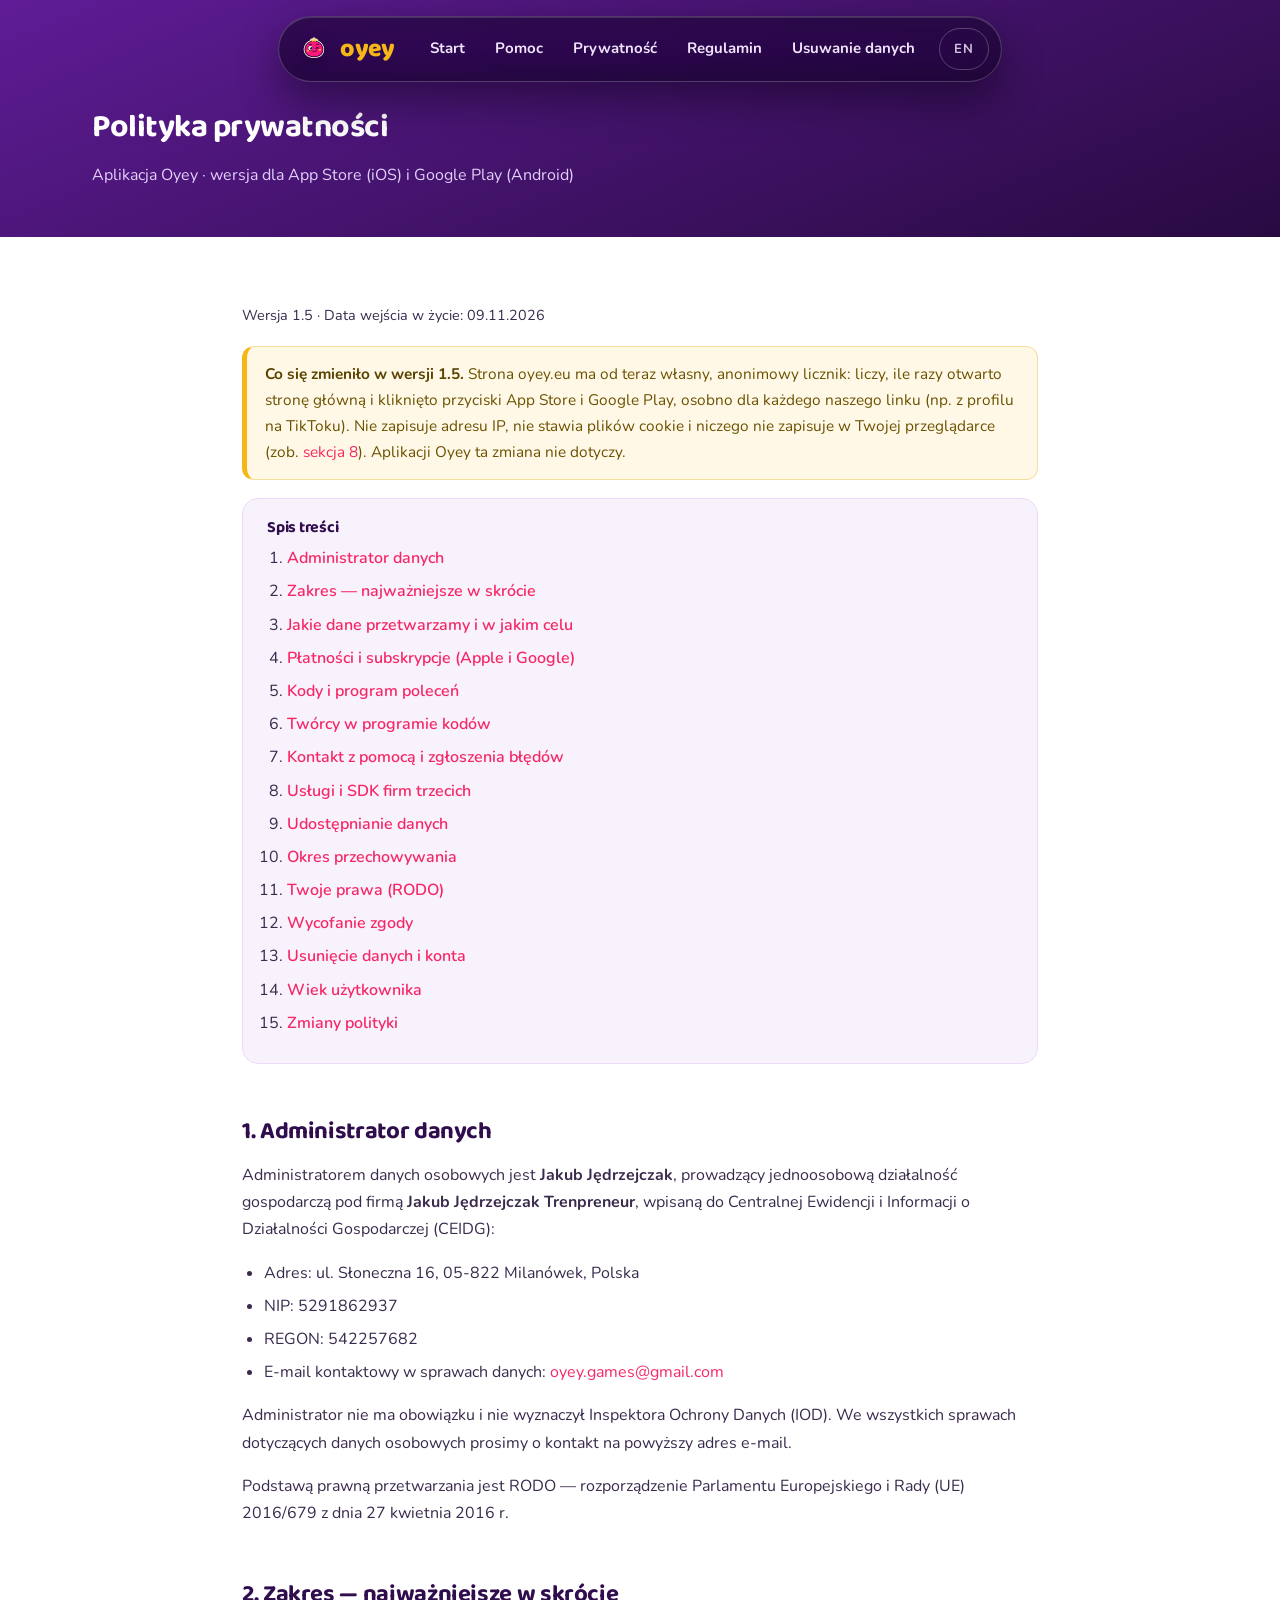
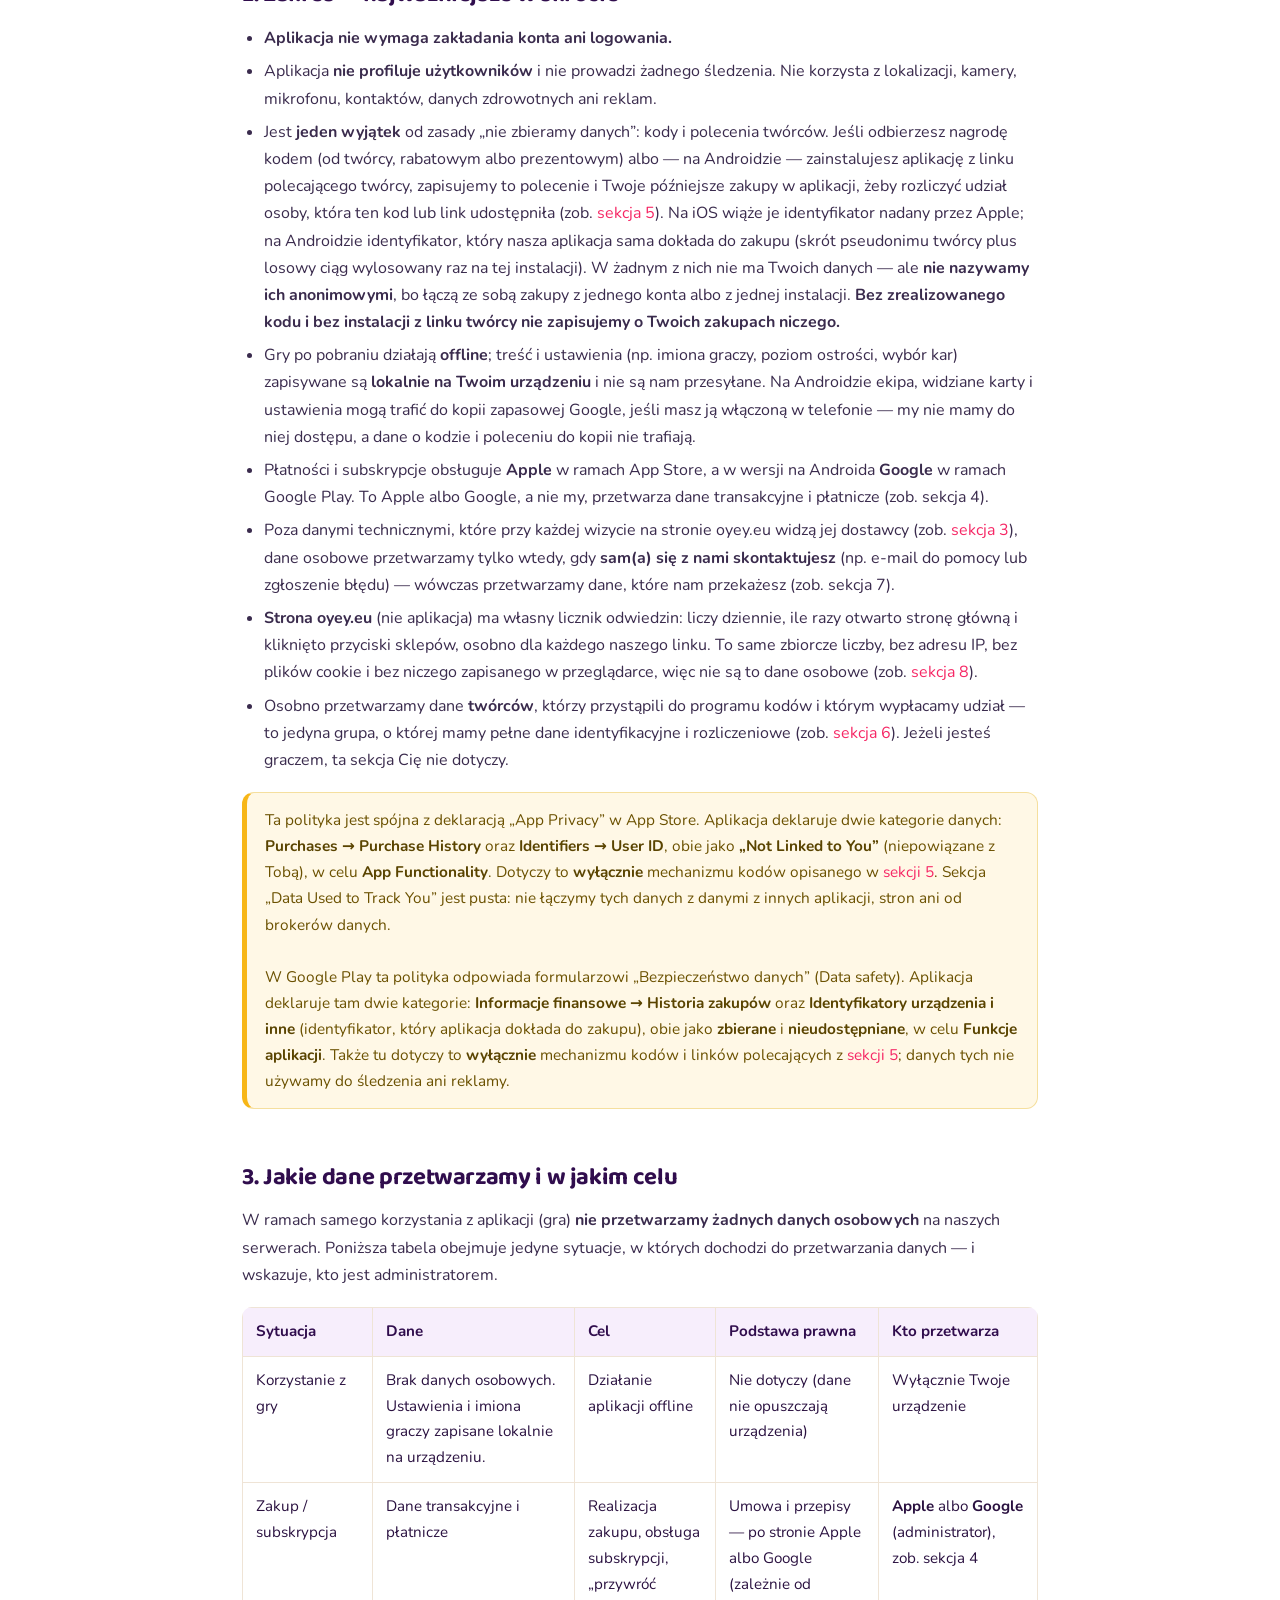
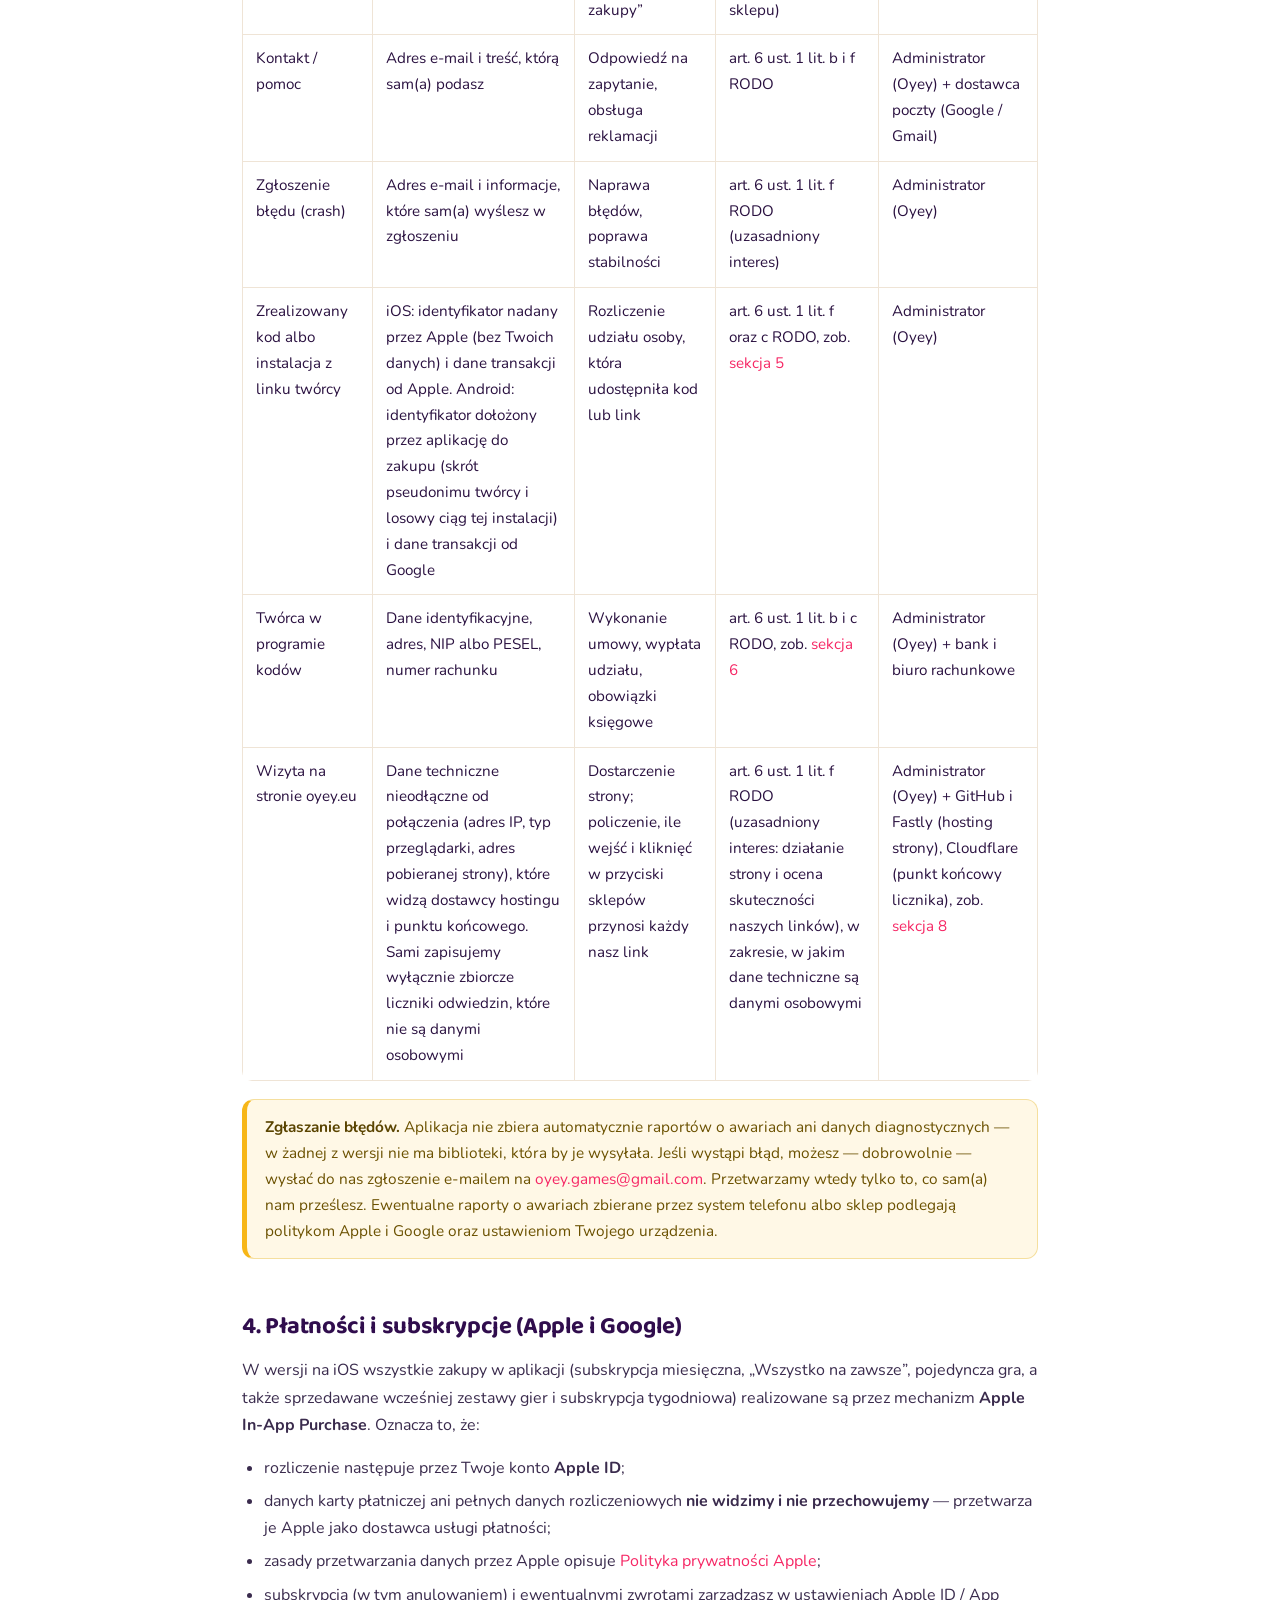
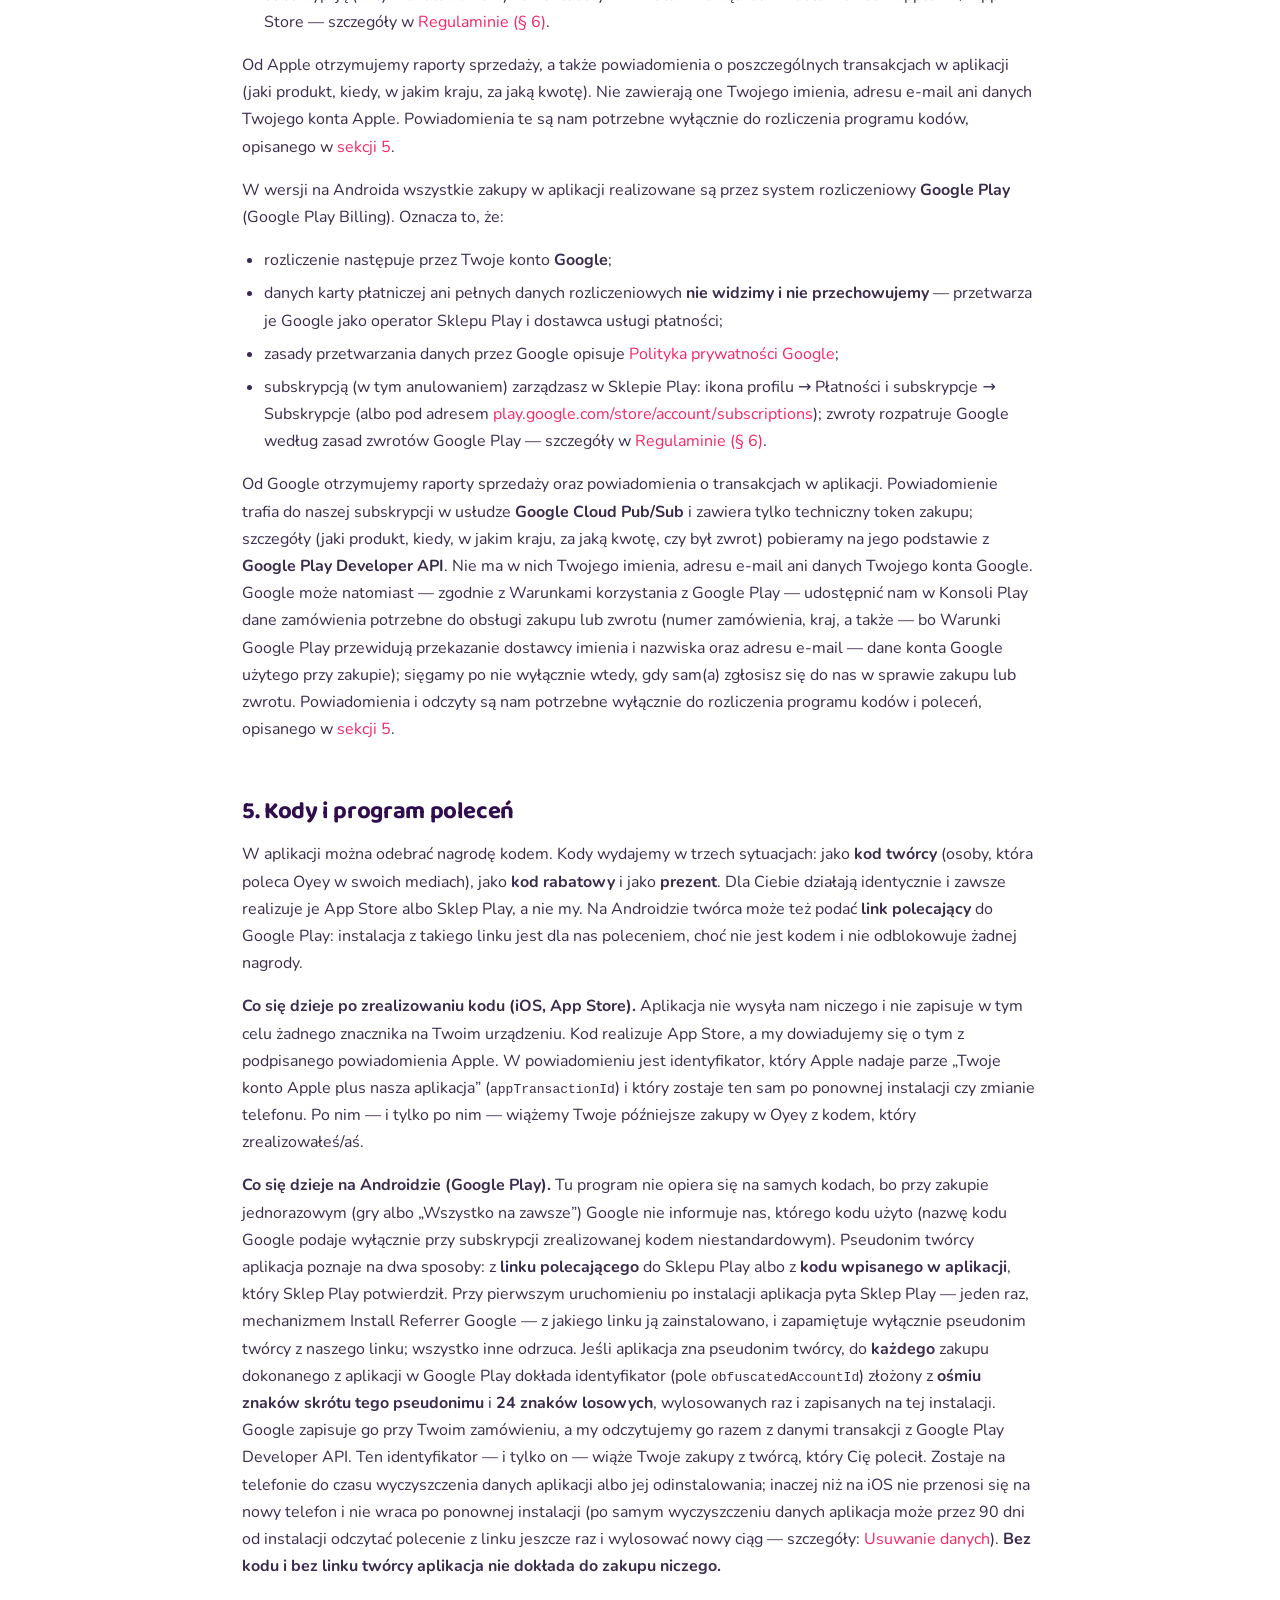
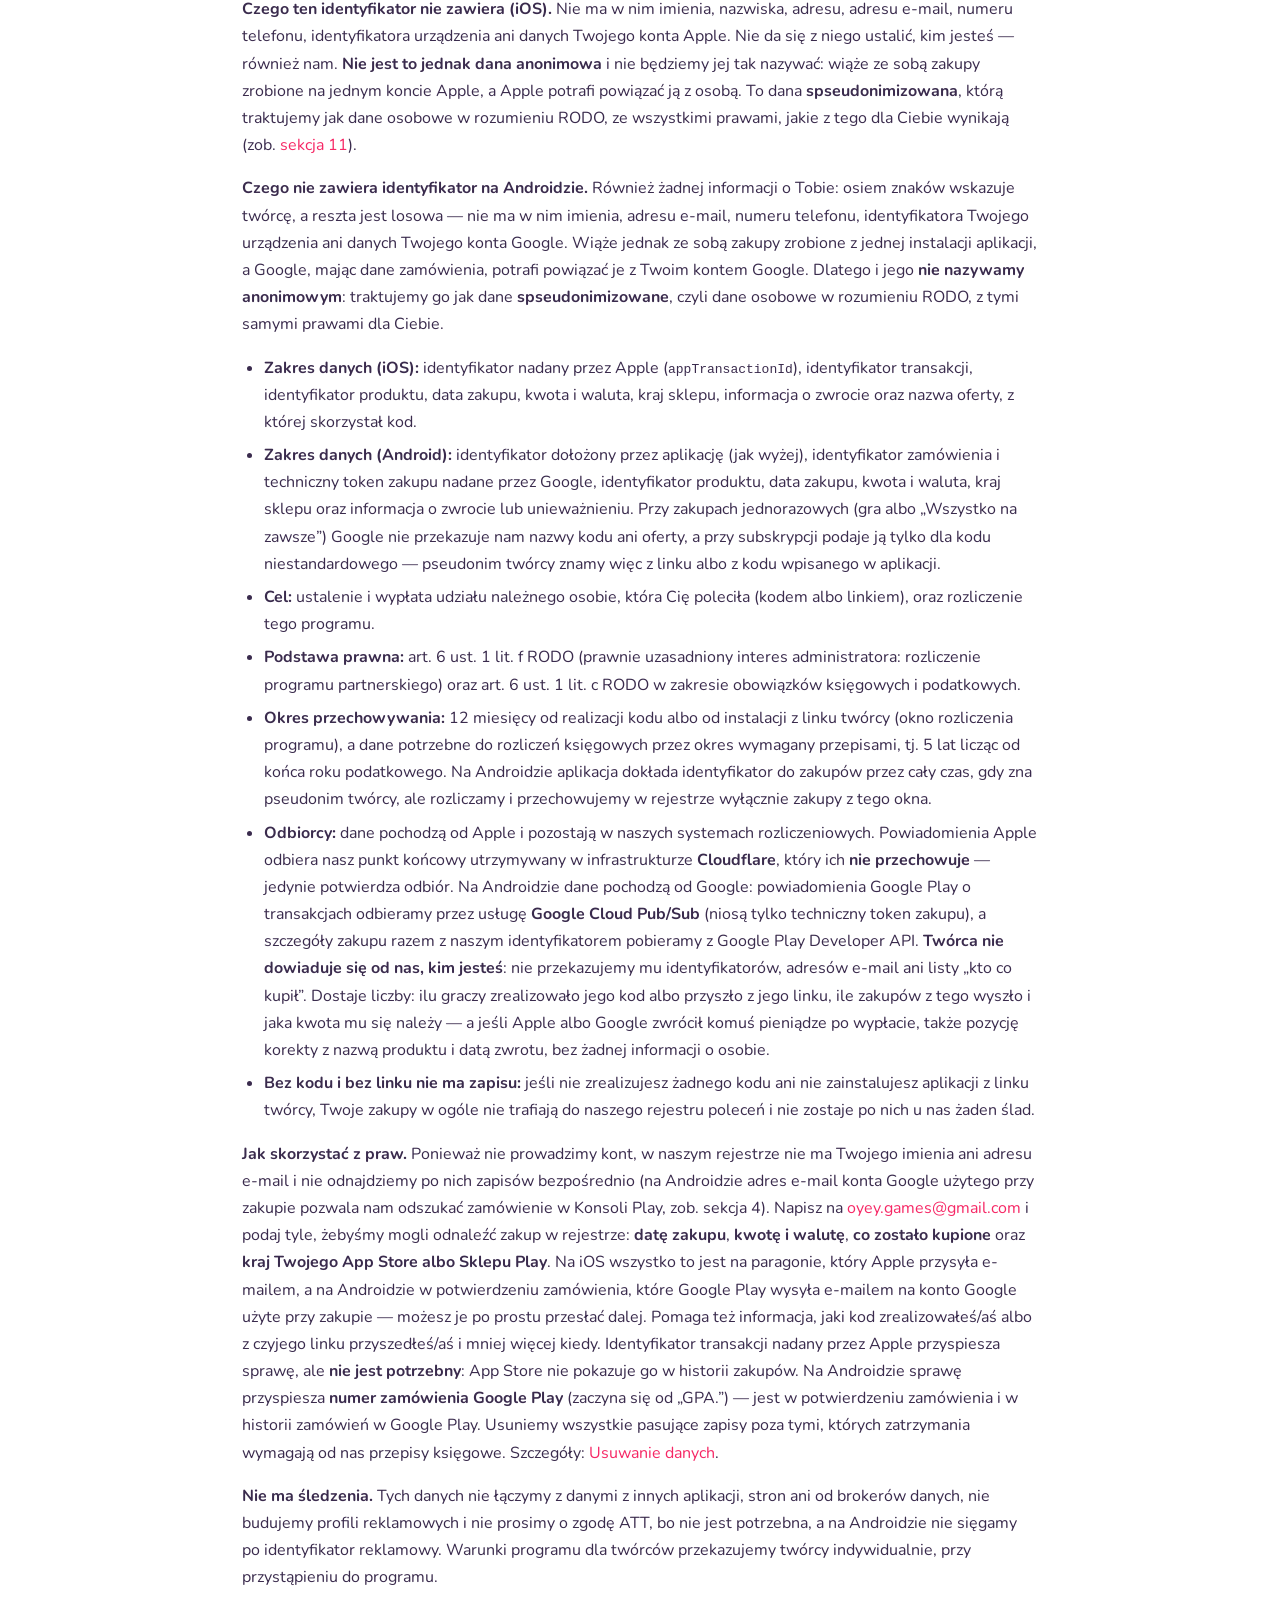
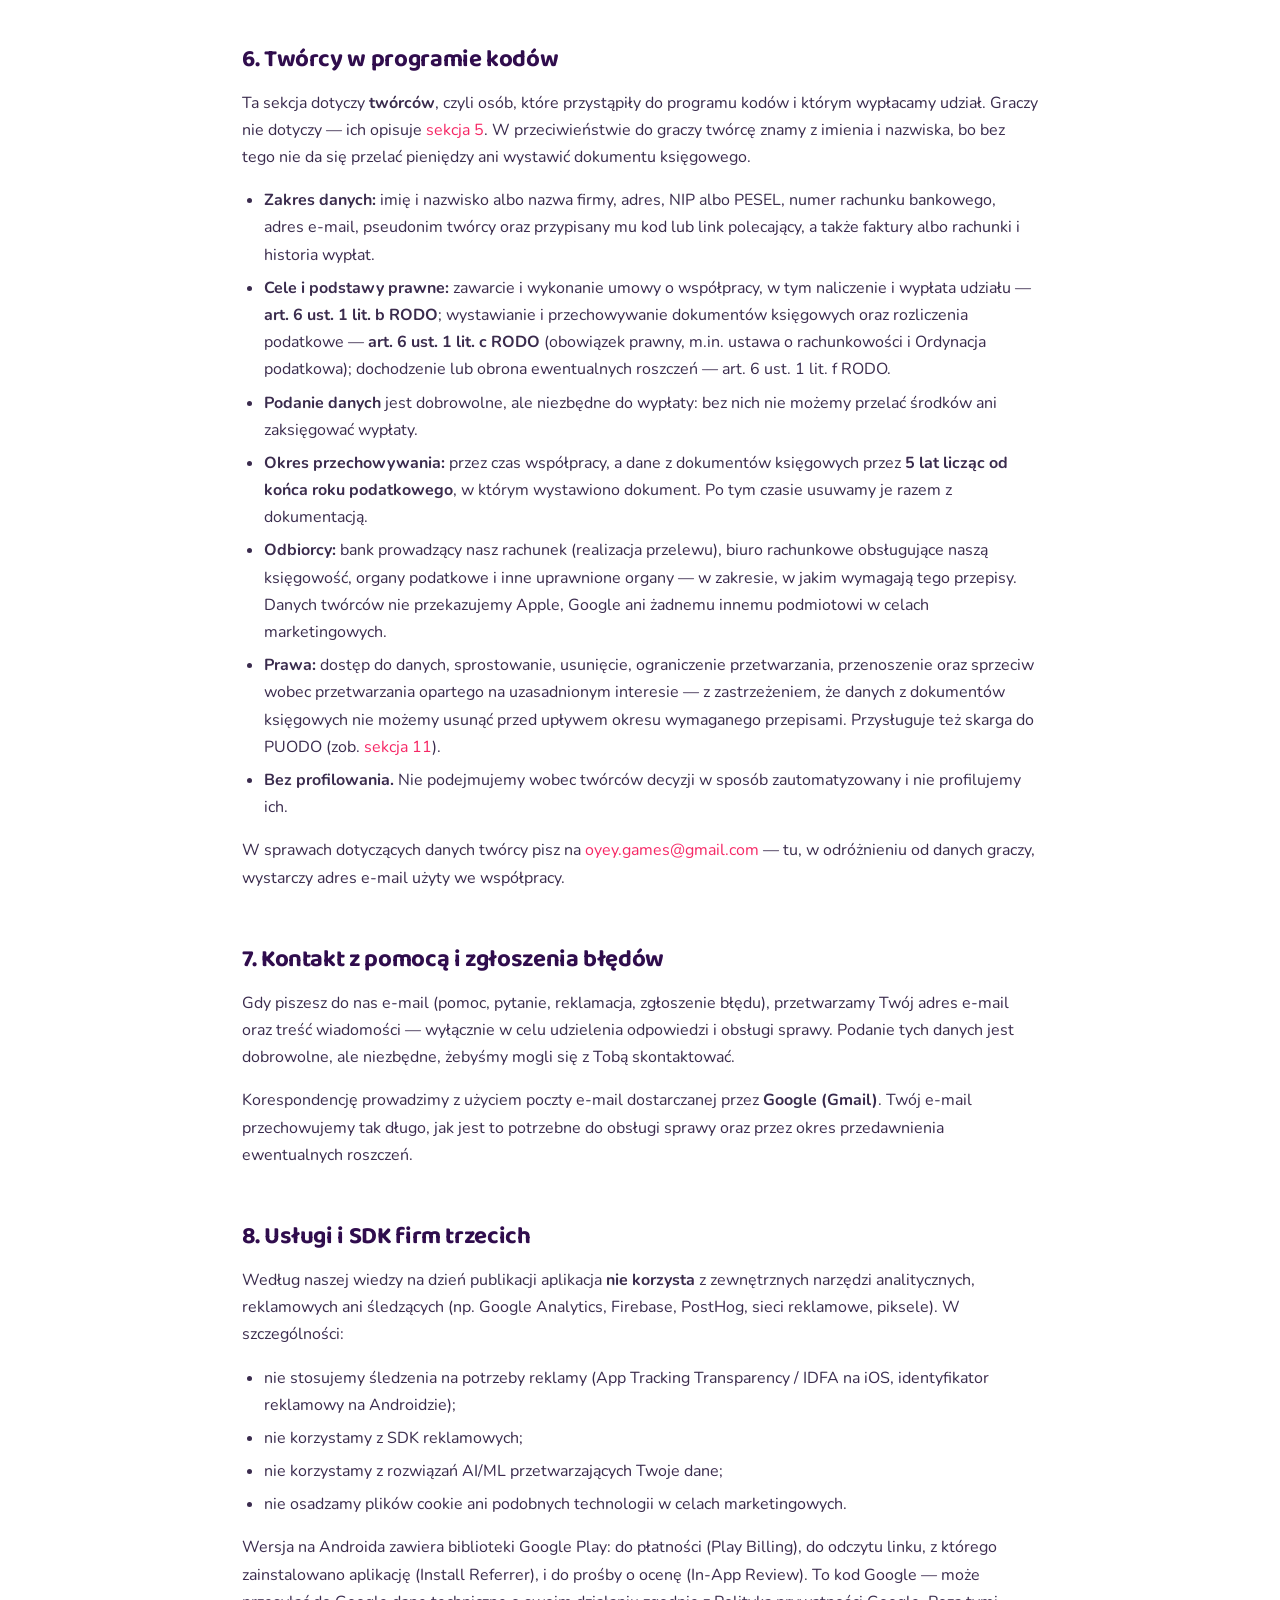
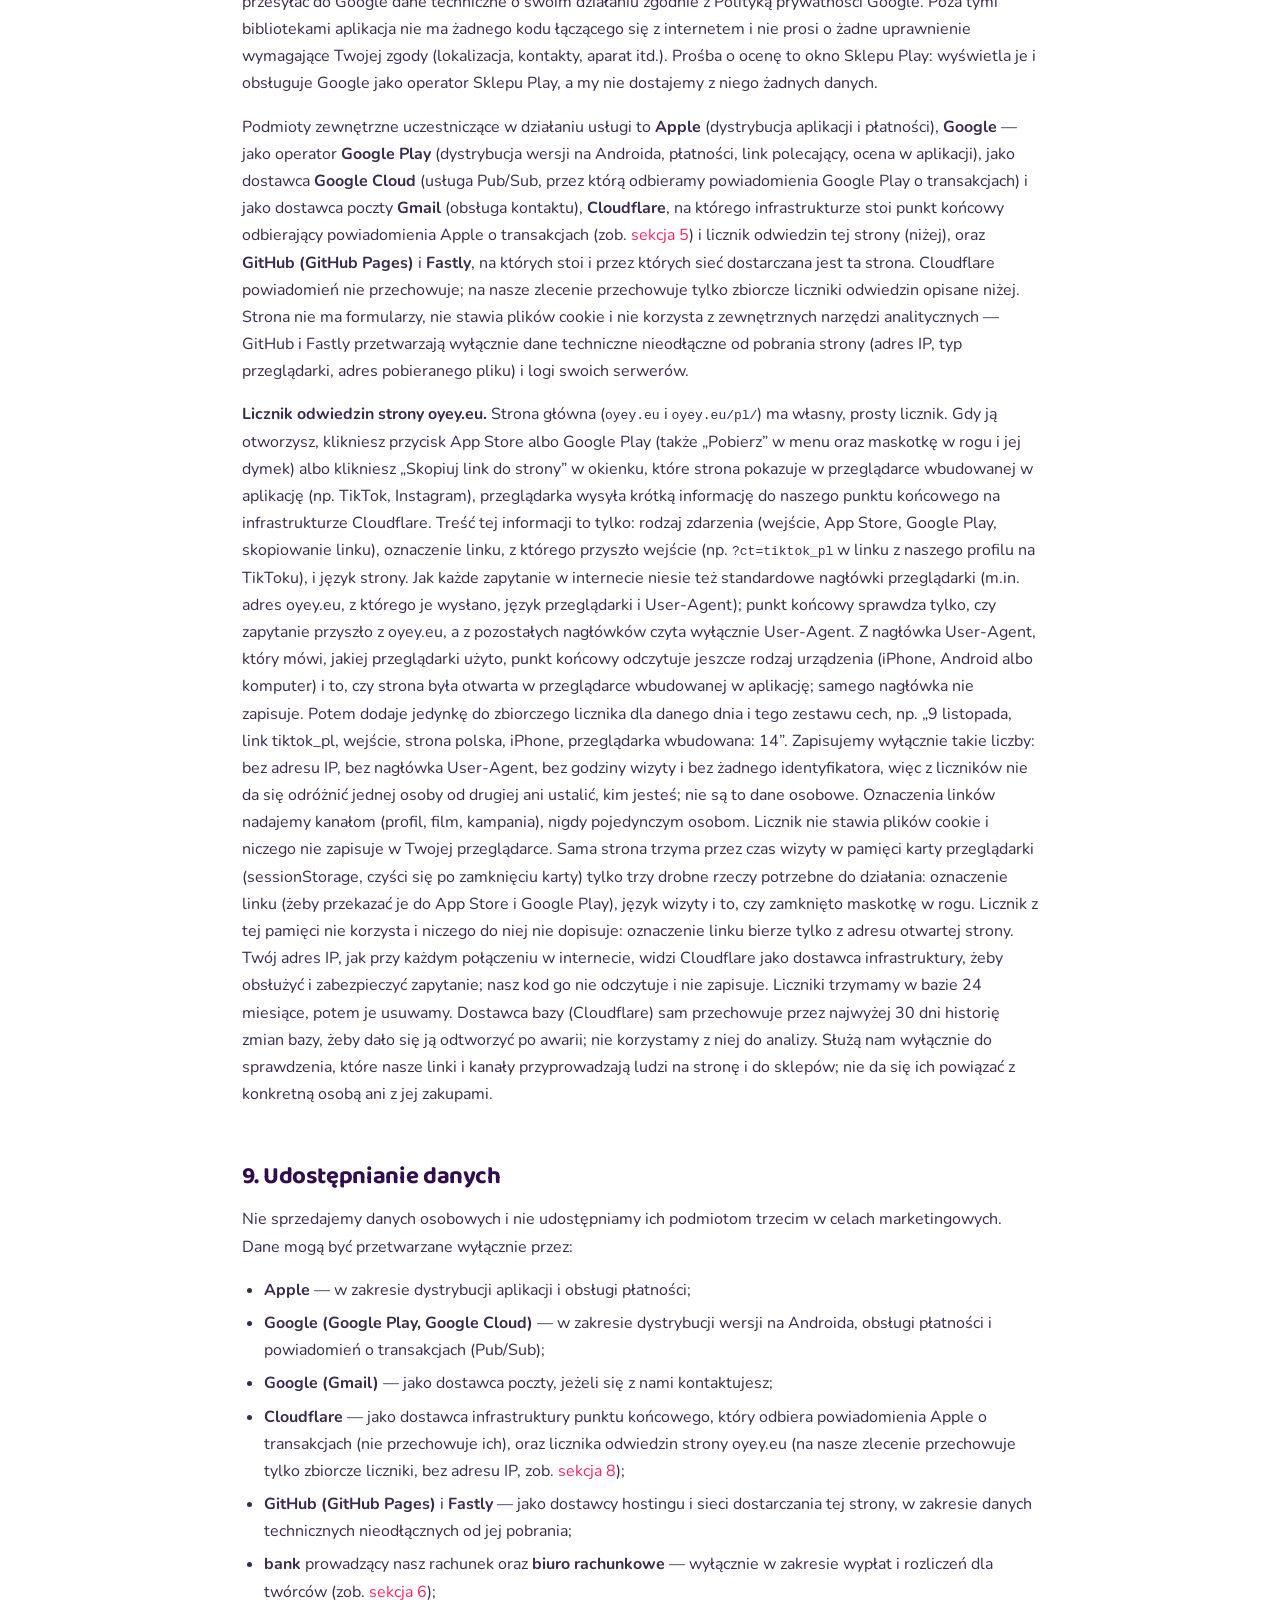
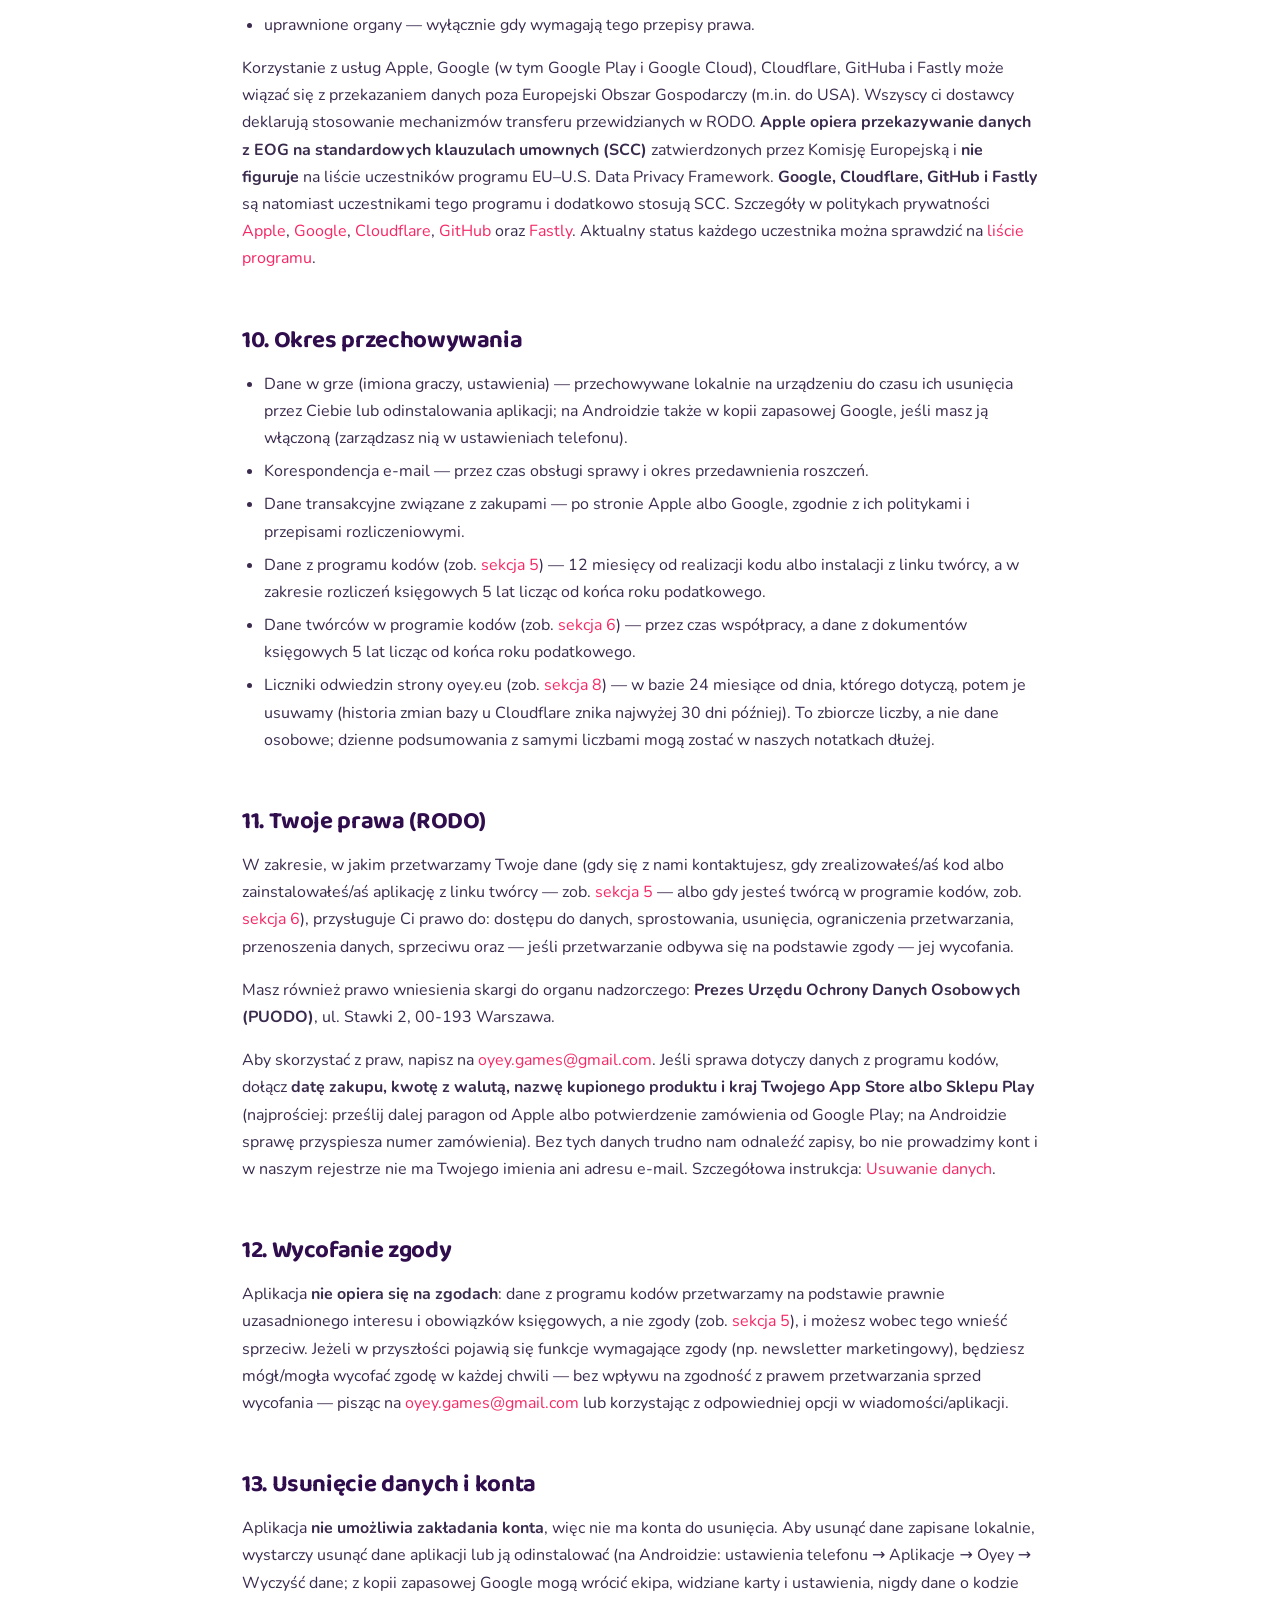
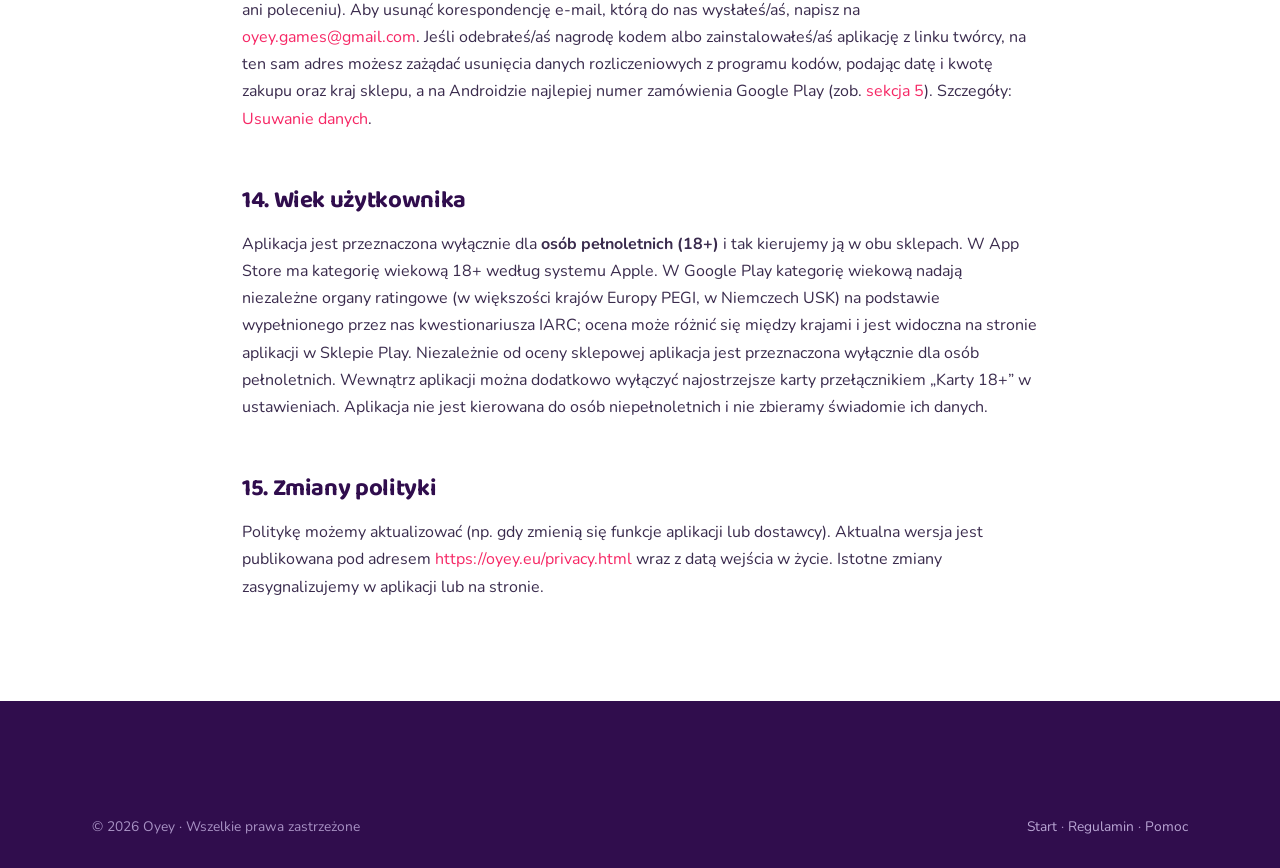
<file: privacy.html>
<!DOCTYPE html>
<html lang="pl">
<head>
  <meta charset="UTF-8">
  <meta name="viewport" content="width=device-width, initial-scale=1.0">
  <title>Polityka prywatności — Oyey</title>
  <meta name="description" content="Polityka prywatności aplikacji Oyey. Aplikacja nie wymaga konta, a jedyne dane z apki służą rozliczeniu kodów i poleceń twórców. Zasady przetwarzania danych zgodne z RODO.">
  <link rel="canonical" href="https://oyey.eu/privacy.html">
  <link rel="alternate" hreflang="pl" href="https://oyey.eu/privacy.html">
  <link rel="alternate" hreflang="en" href="https://oyey.eu/privacy-en.html">
  <link rel="alternate" hreflang="x-default" href="https://oyey.eu/privacy-en.html">
  <meta property="og:type" content="website">
  <meta property="og:site_name" content="Oyey">
  <meta property="og:locale" content="pl_PL">
  <meta property="og:locale:alternate" content="en_GB">
  <meta property="og:url" content="https://oyey.eu/privacy.html">
  <meta property="og:title" content="Polityka prywatności — Oyey">
  <meta property="og:description" content="Polityka prywatności aplikacji Oyey. Aplikacja nie wymaga konta, a jedyne dane z apki służą rozliczeniu kodów i poleceń twórców. Zasady przetwarzania danych zgodne z RODO.">
  <meta property="og:image" content="https://oyey.eu/assets/img/og-card.png">
  <meta property="og:image:width" content="1200">
  <meta property="og:image:height" content="630">
  <meta property="og:image:alt" content="Maskotka Oyey — gry imprezowe na telefon">
  <meta name="twitter:card" content="summary_large_image">
  <meta name="twitter:title" content="Polityka prywatności — Oyey">
  <meta name="twitter:description" content="Polityka prywatności aplikacji Oyey. Aplikacja nie wymaga konta, a jedyne dane z apki służą rozliczeniu kodów i poleceń twórców. Zasady przetwarzania danych zgodne z RODO.">
  <meta name="twitter:image" content="https://oyey.eu/assets/img/og-card.png">
  <meta name="twitter:image:alt" content="Maskotka Oyey — gry imprezowe na telefon">
  <link rel="icon" href="favicon.ico" sizes="any">
  <link rel="icon" type="image/png" sizes="32x32" href="assets/img/favicon-32.png">
  <link rel="apple-touch-icon" href="assets/img/favicon-180.png">
  <link rel="stylesheet" href="assets/css/style.css?v=11">
  <script src="assets/js/nav.js" defer></script>
</head>
<body class="doc">

  <header class="nav">
    <div class="container">
      <a class="nav__brand" href="/pl/"><img class="nav__mascot" src="assets/img/mascot-smile.png" alt=""><span class="wordmark nav__wordmark">oyey</span></a>
      <button class="nav__toggle" aria-label="Menu" onclick="document.getElementById('nav-links').classList.toggle('open')">☰</button>
      <nav class="nav__links" id="nav-links">
        <a href="/pl/">Start</a>
        <a href="support.html">Pomoc</a>
        <a href="privacy.html">Prywatność</a>
        <a href="terms.html">Regulamin</a>
        <a href="data-deletion.html">Usuwanie danych</a>
        <a href="privacy-en.html" class="lang-switch" hreflang="en" aria-label="English version">EN</a>
      </nav>
    </div>
  </header>

  <div class="doc-hero">
    <div class="container">
      <h1>Polityka prywatności</h1>
      <p>Aplikacja Oyey · wersja dla App Store (iOS) i Google Play (Android)</p>
    </div>
  </div>

  <main class="doc-body">
    <p class="updated">Wersja 1.5 · Data wejścia w życie: 09.11.2026</p>
    <div class="note">
      <strong>Co się zmieniło w wersji 1.5.</strong> Strona oyey.eu ma od teraz własny, anonimowy licznik: liczy, ile razy otwarto stronę główną i kliknięto przyciski App Store i Google Play, osobno dla każdego naszego linku (np. z profilu na TikToku). Nie zapisuje adresu IP, nie stawia plików cookie i niczego nie zapisuje w Twojej przeglądarce (zob. <a href="#strona">sekcja 8</a>). Aplikacji Oyey ta zmiana nie dotyczy.
    </div>

    <div class="toc">
      <h4>Spis treści</h4>
      <ol>
        <li><a href="#administrator">Administrator danych</a></li>
        <li><a href="#zakres">Zakres — najważniejsze w skrócie</a></li>
        <li><a href="#dane">Jakie dane przetwarzamy i w jakim celu</a></li>
        <li><a href="#platnosci">Płatności i subskrypcje (Apple i Google)</a></li>
        <li><a href="#kody">Kody i program poleceń</a></li>
        <li><a href="#tworcy">Twórcy w programie kodów</a></li>
        <li><a href="#kontakt-support">Kontakt z pomocą i zgłoszenia błędów</a></li>
        <li><a href="#sdk">Usługi i SDK firm trzecich</a></li>
        <li><a href="#udostepnianie">Udostępnianie danych</a></li>
        <li><a href="#okres">Okres przechowywania</a></li>
        <li><a href="#prawa">Twoje prawa (RODO)</a></li>
        <li><a href="#zgoda">Wycofanie zgody</a></li>
        <li><a href="#usuwanie">Usunięcie danych i konta</a></li>
        <li><a href="#wiek">Wiek użytkownika</a></li>
        <li><a href="#zmiany">Zmiany polityki</a></li>
      </ol>
    </div>

    <h2 id="administrator">1. Administrator danych</h2>
    <p>Administratorem danych osobowych jest <strong>Jakub Jędrzejczak</strong>, prowadzący jednoosobową działalność gospodarczą pod firmą <strong>Jakub Jędrzejczak Trenpreneur</strong>, wpisaną do Centralnej Ewidencji i Informacji o Działalności Gospodarczej (CEIDG):</p>
    <ul>
      <li>Adres: ul. Słoneczna 16, 05-822 Milanówek, Polska</li>
      <li>NIP: 5291862937</li>
      <li>REGON: 542257682</li>
      <li>E-mail kontaktowy w sprawach danych: <a href="mailto:oyey.games@gmail.com">oyey.games@gmail.com</a></li>
    </ul>
    <p>Administrator nie ma obowiązku i nie wyznaczył Inspektora Ochrony Danych (IOD). We wszystkich sprawach dotyczących danych osobowych prosimy o kontakt na powyższy adres e-mail.</p>
    <p>Podstawą prawną przetwarzania jest RODO — rozporządzenie Parlamentu Europejskiego i Rady (UE) 2016/679 z dnia 27 kwietnia 2016 r.</p>

    <h2 id="zakres">2. Zakres — najważniejsze w skrócie</h2>
    <ul>
      <li><strong>Aplikacja nie wymaga zakładania konta ani logowania.</strong></li>
      <li>Aplikacja <strong>nie profiluje użytkowników</strong> i nie prowadzi żadnego śledzenia. Nie korzysta z lokalizacji, kamery, mikrofonu, kontaktów, danych zdrowotnych ani reklam.</li>
      <li>Jest <strong>jeden wyjątek</strong> od zasady „nie zbieramy danych”: kody i polecenia twórców. Jeśli odbierzesz nagrodę kodem (od twórcy, rabatowym albo prezentowym) albo — na Androidzie — zainstalujesz aplikację z linku polecającego twórcy, zapisujemy to polecenie i Twoje późniejsze zakupy w aplikacji, żeby rozliczyć udział osoby, która ten kod lub link udostępniła (zob. <a href="#kody">sekcja 5</a>). Na iOS wiąże je identyfikator nadany przez Apple; na Androidzie identyfikator, który nasza aplikacja sama dokłada do zakupu (skrót pseudonimu twórcy plus losowy ciąg wylosowany raz na tej instalacji). W żadnym z nich nie ma Twoich danych — ale <strong>nie nazywamy ich anonimowymi</strong>, bo łączą ze sobą zakupy z jednego konta albo z jednej instalacji. <strong>Bez zrealizowanego kodu i bez instalacji z linku twórcy nie zapisujemy o Twoich zakupach niczego.</strong></li>
      <li>Gry po pobraniu działają <strong>offline</strong>; treść i ustawienia (np. imiona graczy, poziom ostrości, wybór kar) zapisywane są <strong>lokalnie na Twoim urządzeniu</strong> i nie są nam przesyłane. Na Androidzie ekipa, widziane karty i ustawienia mogą trafić do kopii zapasowej Google, jeśli masz ją włączoną w telefonie — my nie mamy do niej dostępu, a dane o kodzie i poleceniu do kopii nie trafiają.</li>
      <li>Płatności i subskrypcje obsługuje <strong>Apple</strong> w ramach App Store, a w wersji na Androida <strong>Google</strong> w ramach Google Play. To Apple albo Google, a nie my, przetwarza dane transakcyjne i płatnicze (zob. sekcja 4).</li>
      <li>Poza danymi technicznymi, które przy każdej wizycie na stronie oyey.eu widzą jej dostawcy (zob. <a href="#dane">sekcja 3</a>), dane osobowe przetwarzamy tylko wtedy, gdy <strong>sam(a) się z nami skontaktujesz</strong> (np. e-mail do pomocy lub zgłoszenie błędu) — wówczas przetwarzamy dane, które nam przekażesz (zob. sekcja 7).</li>
      <li><strong>Strona oyey.eu</strong> (nie aplikacja) ma własny licznik odwiedzin: liczy dziennie, ile razy otwarto stronę główną i kliknięto przyciski sklepów, osobno dla każdego naszego linku. To same zbiorcze liczby, bez adresu IP, bez plików cookie i bez niczego zapisanego w przeglądarce, więc nie są to dane osobowe (zob. <a href="#strona">sekcja 8</a>).</li>
      <li>Osobno przetwarzamy dane <strong>twórców</strong>, którzy przystąpili do programu kodów i którym wypłacamy udział — to jedyna grupa, o której mamy pełne dane identyfikacyjne i rozliczeniowe (zob. <a href="#tworcy">sekcja 6</a>). Jeżeli jesteś graczem, ta sekcja Cię nie dotyczy.</li>
    </ul>
    <div class="note">
      Ta polityka jest spójna z deklaracją „App Privacy” w App Store. Aplikacja deklaruje dwie kategorie danych: <strong>Purchases → Purchase History</strong> oraz <strong>Identifiers → User ID</strong>, obie jako <strong>„Not Linked to You”</strong> (niepowiązane z Tobą), w celu <strong>App Functionality</strong>. Dotyczy to <strong>wyłącznie</strong> mechanizmu kodów opisanego w <a href="#kody">sekcji 5</a>. Sekcja „Data Used to Track You” jest pusta: nie łączymy tych danych z danymi z innych aplikacji, stron ani od brokerów danych.<br><br>
      W Google Play ta polityka odpowiada formularzowi „Bezpieczeństwo danych” (Data safety). Aplikacja deklaruje tam dwie kategorie: <strong>Informacje finansowe → Historia zakupów</strong> oraz <strong>Identyfikatory urządzenia i inne</strong> (identyfikator, który aplikacja dokłada do zakupu), obie jako <strong>zbierane</strong> i <strong>nieudostępniane</strong>, w celu <strong>Funkcje aplikacji</strong>. Także tu dotyczy to <strong>wyłącznie</strong> mechanizmu kodów i linków polecających z <a href="#kody">sekcji 5</a>; danych tych nie używamy do śledzenia ani reklamy.
    </div>

    <h2 id="dane">3. Jakie dane przetwarzamy i w jakim celu</h2>
    <p>W ramach samego korzystania z aplikacji (gra) <strong>nie przetwarzamy żadnych danych osobowych</strong> na naszych serwerach. Poniższa tabela obejmuje jedyne sytuacje, w których dochodzi do przetwarzania danych — i wskazuje, kto jest administratorem.</p>
    <div class="table-scroll" tabindex="0">
    <table>
      <thead>
        <tr><th>Sytuacja</th><th>Dane</th><th>Cel</th><th>Podstawa prawna</th><th>Kto przetwarza</th></tr>
      </thead>
      <tbody>
        <tr>
          <td>Korzystanie z gry</td>
          <td>Brak danych osobowych. Ustawienia i imiona graczy zapisane lokalnie na urządzeniu.</td>
          <td>Działanie aplikacji offline</td>
          <td>Nie dotyczy (dane nie opuszczają urządzenia)</td>
          <td>Wyłącznie Twoje urządzenie</td>
        </tr>
        <tr>
          <td>Zakup / subskrypcja</td>
          <td>Dane transakcyjne i płatnicze</td>
          <td>Realizacja zakupu, obsługa subskrypcji, „przywróć zakupy”</td>
          <td>Umowa i przepisy — po stronie Apple albo Google (zależnie od sklepu)</td>
          <td><strong>Apple</strong> albo <strong>Google</strong> (administrator), zob. sekcja 4</td>
        </tr>
        <tr>
          <td>Kontakt / pomoc</td>
          <td>Adres e-mail i treść, którą sam(a) podasz</td>
          <td>Odpowiedź na zapytanie, obsługa reklamacji</td>
          <td>art. 6 ust. 1 lit. b i f RODO</td>
          <td>Administrator (Oyey) + dostawca poczty (Google / Gmail)</td>
        </tr>
        <tr>
          <td>Zgłoszenie błędu (crash)</td>
          <td>Adres e-mail i informacje, które sam(a) wyślesz w zgłoszeniu</td>
          <td>Naprawa błędów, poprawa stabilności</td>
          <td>art. 6 ust. 1 lit. f RODO (uzasadniony interes)</td>
          <td>Administrator (Oyey)</td>
        </tr>
        <tr>
          <td>Zrealizowany kod albo instalacja z linku twórcy</td>
          <td>iOS: identyfikator nadany przez Apple (bez Twoich danych) i dane transakcji od Apple. Android: identyfikator dołożony przez aplikację do zakupu (skrót pseudonimu twórcy i losowy ciąg tej instalacji) i dane transakcji od Google</td>
          <td>Rozliczenie udziału osoby, która udostępniła kod lub link</td>
          <td>art. 6 ust. 1 lit. f oraz c RODO, zob. <a href="#kody">sekcja 5</a></td>
          <td>Administrator (Oyey)</td>
        </tr>
        <tr>
          <td>Twórca w programie kodów</td>
          <td>Dane identyfikacyjne, adres, NIP albo PESEL, numer rachunku</td>
          <td>Wykonanie umowy, wypłata udziału, obowiązki księgowe</td>
          <td>art. 6 ust. 1 lit. b i c RODO, zob. <a href="#tworcy">sekcja 6</a></td>
          <td>Administrator (Oyey) + bank i biuro rachunkowe</td>
        </tr>
        <tr>
          <td>Wizyta na stronie oyey.eu</td>
          <td>Dane techniczne nieodłączne od połączenia (adres IP, typ przeglądarki, adres pobieranej strony), które widzą dostawcy hostingu i punktu końcowego. Sami zapisujemy wyłącznie zbiorcze liczniki odwiedzin, które nie są danymi osobowymi</td>
          <td>Dostarczenie strony; policzenie, ile wejść i kliknięć w przyciski sklepów przynosi każdy nasz link</td>
          <td>art. 6 ust. 1 lit. f RODO (uzasadniony interes: działanie strony i ocena skuteczności naszych linków), w zakresie, w jakim dane techniczne są danymi osobowymi</td>
          <td>Administrator (Oyey) + GitHub i Fastly (hosting strony), Cloudflare (punkt końcowy licznika), zob. <a href="#strona">sekcja 8</a></td>
        </tr>
      </tbody>
    </table>
    </div>
    <div class="note">
      <strong>Zgłaszanie błędów.</strong> Aplikacja nie zbiera automatycznie raportów o awariach ani danych diagnostycznych — w żadnej z wersji nie ma biblioteki, która by je wysyłała. Jeśli wystąpi błąd, możesz — dobrowolnie — wysłać do nas zgłoszenie e-mailem na <a href="mailto:oyey.games@gmail.com">oyey.games@gmail.com</a>. Przetwarzamy wtedy tylko to, co sam(a) nam prześlesz. Ewentualne raporty o awariach zbierane przez system telefonu albo sklep podlegają politykom Apple i Google oraz ustawieniom Twojego urządzenia.
    </div>

    <h2 id="platnosci">4. Płatności i subskrypcje (Apple i Google)</h2>
    <p>W wersji na iOS wszystkie zakupy w aplikacji (subskrypcja miesięczna, „Wszystko na zawsze”, pojedyncza gra, a także sprzedawane wcześniej zestawy gier i subskrypcja tygodniowa) realizowane są przez mechanizm <strong>Apple In-App Purchase</strong>. Oznacza to, że:</p>
    <ul>
      <li>rozliczenie następuje przez Twoje konto <strong>Apple ID</strong>;</li>
      <li>danych karty płatniczej ani pełnych danych rozliczeniowych <strong>nie widzimy i nie przechowujemy</strong> — przetwarza je Apple jako dostawca usługi płatności;</li>
      <li>zasady przetwarzania danych przez Apple opisuje <a href="https://www.apple.com/legal/privacy/" target="_blank" rel="noopener">Polityka prywatności Apple</a>;</li>
      <li>subskrypcją (w tym anulowaniem) i ewentualnymi zwrotami zarządzasz w ustawieniach Apple ID / App Store — szczegóły w <a href="terms.html#subskrypcja">Regulaminie (§ 6)</a>.</li>
    </ul>
    <p>Od Apple otrzymujemy raporty sprzedaży, a także powiadomienia o poszczególnych transakcjach w aplikacji (jaki produkt, kiedy, w jakim kraju, za jaką kwotę). Nie zawierają one Twojego imienia, adresu e-mail ani danych Twojego konta Apple. Powiadomienia te są nam potrzebne wyłącznie do rozliczenia programu kodów, opisanego w <a href="#kody">sekcji 5</a>.</p>

    <p>W wersji na Androida wszystkie zakupy w aplikacji realizowane są przez system rozliczeniowy <strong>Google Play</strong> (Google Play Billing). Oznacza to, że:</p>
    <ul>
      <li>rozliczenie następuje przez Twoje konto <strong>Google</strong>;</li>
      <li>danych karty płatniczej ani pełnych danych rozliczeniowych <strong>nie widzimy i nie przechowujemy</strong> — przetwarza je Google jako operator Sklepu Play i dostawca usługi płatności;</li>
      <li>zasady przetwarzania danych przez Google opisuje <a href="https://policies.google.com/privacy" target="_blank" rel="noopener">Polityka prywatności Google</a>;</li>
      <li>subskrypcją (w tym anulowaniem) zarządzasz w Sklepie Play: ikona profilu → Płatności i subskrypcje → Subskrypcje (albo pod adresem <a href="https://play.google.com/store/account/subscriptions" target="_blank" rel="noopener">play.google.com/store/account/<wbr>subscriptions</a>); zwroty rozpatruje Google według zasad zwrotów Google Play — szczegóły w <a href="terms.html#subskrypcja">Regulaminie (§ 6)</a>.</li>
    </ul>
    <p>Od Google otrzymujemy raporty sprzedaży oraz powiadomienia o transakcjach w aplikacji. Powiadomienie trafia do naszej subskrypcji w usłudze <strong>Google Cloud Pub/Sub</strong> i zawiera tylko techniczny token zakupu; szczegóły (jaki produkt, kiedy, w jakim kraju, za jaką kwotę, czy był zwrot) pobieramy na jego podstawie z <strong>Google Play Developer API</strong>. Nie ma w nich Twojego imienia, adresu e-mail ani danych Twojego konta Google. Google może natomiast — zgodnie z Warunkami korzystania z Google Play — udostępnić nam w Konsoli Play dane zamówienia potrzebne do obsługi zakupu lub zwrotu (numer zamówienia, kraj, a także — bo Warunki Google Play przewidują przekazanie dostawcy imienia i nazwiska oraz adresu e-mail — dane konta Google użytego przy zakupie); sięgamy po nie wyłącznie wtedy, gdy sam(a) zgłosisz się do nas w sprawie zakupu lub zwrotu. Powiadomienia i odczyty są nam potrzebne wyłącznie do rozliczenia programu kodów i poleceń, opisanego w <a href="#kody">sekcji 5</a>.</p>

    <h2 id="kody">5. Kody i program poleceń</h2>
    <p>W aplikacji można odebrać nagrodę kodem. Kody wydajemy w trzech sytuacjach: jako <strong>kod twórcy</strong> (osoby, która poleca Oyey w swoich mediach), jako <strong>kod rabatowy</strong> i jako <strong>prezent</strong>. Dla Ciebie działają identycznie i zawsze realizuje je App Store albo Sklep Play, a nie my. Na Androidzie twórca może też podać <strong>link polecający</strong> do Google Play: instalacja z takiego linku jest dla nas poleceniem, choć nie jest kodem i nie odblokowuje żadnej nagrody.</p>

    <p><strong>Co się dzieje po zrealizowaniu kodu (iOS, App Store).</strong> Aplikacja nie wysyła nam niczego i nie zapisuje w tym celu żadnego znacznika na Twoim urządzeniu. Kod realizuje App Store, a my dowiadujemy się o tym z podpisanego powiadomienia Apple. W powiadomieniu jest identyfikator, który Apple nadaje parze „Twoje konto Apple plus nasza aplikacja” (<code>appTransactionId</code>) i który zostaje ten sam po ponownej instalacji czy zmianie telefonu. Po nim — i tylko po nim — wiążemy Twoje późniejsze zakupy w Oyey z kodem, który zrealizowałeś/aś.</p>

    <p><strong>Co się dzieje na Androidzie (Google Play).</strong> Tu program nie opiera się na samych kodach, bo przy zakupie jednorazowym (gry albo „Wszystko na zawsze”) Google nie informuje nas, którego kodu użyto (nazwę kodu Google podaje wyłącznie przy subskrypcji zrealizowanej kodem niestandardowym). Pseudonim twórcy aplikacja poznaje na dwa sposoby: z <strong>linku polecającego</strong> do Sklepu Play albo z <strong>kodu wpisanego w aplikacji</strong>, który Sklep Play potwierdził. Przy pierwszym uruchomieniu po instalacji aplikacja pyta Sklep Play — jeden raz, mechanizmem Install Referrer Google — z jakiego linku ją zainstalowano, i zapamiętuje wyłącznie pseudonim twórcy z naszego linku; wszystko inne odrzuca. Jeśli aplikacja zna pseudonim twórcy, do <strong>każdego</strong> zakupu dokonanego z aplikacji w Google Play dokłada identyfikator (pole <code>obfuscatedAccountId</code>) złożony z <strong>ośmiu znaków skrótu tego pseudonimu</strong> i <strong>24 znaków losowych</strong>, wylosowanych raz i zapisanych na tej instalacji. Google zapisuje go przy Twoim zamówieniu, a my odczytujemy go razem z danymi transakcji z Google Play Developer API. Ten identyfikator — i tylko on — wiąże Twoje zakupy z twórcą, który Cię polecił. Zostaje na telefonie do czasu wyczyszczenia danych aplikacji albo jej odinstalowania; inaczej niż na iOS nie przenosi się na nowy telefon i nie wraca po ponownej instalacji (po samym wyczyszczeniu danych aplikacja może przez 90 dni od instalacji odczytać polecenie z linku jeszcze raz i wylosować nowy ciąg — szczegóły: <a href="data-deletion.html">Usuwanie danych</a>). <strong>Bez kodu i bez linku twórcy aplikacja nie dokłada do zakupu niczego.</strong></p>

    <p><strong>Czego ten identyfikator nie zawiera (iOS).</strong> Nie ma w nim imienia, nazwiska, adresu, adresu e-mail, numeru telefonu, identyfikatora urządzenia ani danych Twojego konta Apple. Nie da się z niego ustalić, kim jesteś — również nam. <strong>Nie jest to jednak dana anonimowa</strong> i nie będziemy jej tak nazywać: wiąże ze sobą zakupy zrobione na jednym koncie Apple, a Apple potrafi powiązać ją z osobą. To dana <strong>spseudonimizowana</strong>, którą traktujemy jak dane osobowe w rozumieniu RODO, ze wszystkimi prawami, jakie z tego dla Ciebie wynikają (zob. <a href="#prawa">sekcja 11</a>).</p>

    <p><strong>Czego nie zawiera identyfikator na Androidzie.</strong> Również żadnej informacji o Tobie: osiem znaków wskazuje twórcę, a reszta jest losowa — nie ma w nim imienia, adresu e-mail, numeru telefonu, identyfikatora Twojego urządzenia ani danych Twojego konta Google. Wiąże jednak ze sobą zakupy zrobione z jednej instalacji aplikacji, a Google, mając dane zamówienia, potrafi powiązać je z Twoim kontem Google. Dlatego i jego <strong>nie nazywamy anonimowym</strong>: traktujemy go jak dane <strong>spseudonimizowane</strong>, czyli dane osobowe w rozumieniu RODO, z tymi samymi prawami dla Ciebie.</p>

    <ul>
      <li><strong>Zakres danych (iOS):</strong> identyfikator nadany przez Apple (<code>appTransactionId</code>), identyfikator transakcji, identyfikator produktu, data zakupu, kwota i waluta, kraj sklepu, informacja o zwrocie oraz nazwa oferty, z której skorzystał kod.</li>
      <li><strong>Zakres danych (Android):</strong> identyfikator dołożony przez aplikację (jak wyżej), identyfikator zamówienia i techniczny token zakupu nadane przez Google, identyfikator produktu, data zakupu, kwota i waluta, kraj sklepu oraz informacja o zwrocie lub unieważnieniu. Przy zakupach jednorazowych (gra albo „Wszystko na zawsze”) Google nie przekazuje nam nazwy kodu ani oferty, a przy subskrypcji podaje ją tylko dla kodu niestandardowego — pseudonim twórcy znamy więc z linku albo z kodu wpisanego w aplikacji.</li>
      <li><strong>Cel:</strong> ustalenie i wypłata udziału należnego osobie, która Cię poleciła (kodem albo linkiem), oraz rozliczenie tego programu.</li>
      <li><strong>Podstawa prawna:</strong> art. 6 ust. 1 lit. f RODO (prawnie uzasadniony interes administratora: rozliczenie programu partnerskiego) oraz art. 6 ust. 1 lit. c RODO w zakresie obowiązków księgowych i podatkowych.</li>
      <li><strong>Okres przechowywania:</strong> 12 miesięcy od realizacji kodu albo od instalacji z linku twórcy (okno rozliczenia programu), a dane potrzebne do rozliczeń księgowych przez okres wymagany przepisami, tj. 5 lat licząc od końca roku podatkowego. Na Androidzie aplikacja dokłada identyfikator do zakupów przez cały czas, gdy zna pseudonim twórcy, ale rozliczamy i przechowujemy w rejestrze wyłącznie zakupy z tego okna.</li>
      <li><strong>Odbiorcy:</strong> dane pochodzą od Apple i pozostają w naszych systemach rozliczeniowych. Powiadomienia Apple odbiera nasz punkt końcowy utrzymywany w infrastrukturze <strong>Cloudflare</strong>, który ich <strong>nie przechowuje</strong> — jedynie potwierdza odbiór. Na Androidzie dane pochodzą od Google: powiadomienia Google Play o transakcjach odbieramy przez usługę <strong>Google Cloud Pub/Sub</strong> (niosą tylko techniczny token zakupu), a szczegóły zakupu razem z naszym identyfikatorem pobieramy z Google Play Developer API. <strong>Twórca nie dowiaduje się od nas, kim jesteś</strong>: nie przekazujemy mu identyfikatorów, adresów e-mail ani listy „kto co kupił”. Dostaje liczby: ilu graczy zrealizowało jego kod albo przyszło z jego linku, ile zakupów z tego wyszło i jaka kwota mu się należy — a jeśli Apple albo Google zwrócił komuś pieniądze po wypłacie, także pozycję korekty z nazwą produktu i datą zwrotu, bez żadnej informacji o osobie.</li>
      <li><strong>Bez kodu i bez linku nie ma zapisu:</strong> jeśli nie zrealizujesz żadnego kodu ani nie zainstalujesz aplikacji z linku twórcy, Twoje zakupy w ogóle nie trafiają do naszego rejestru poleceń i nie zostaje po nich u nas żaden ślad.</li>
    </ul>

    <p><strong>Jak skorzystać z praw.</strong> Ponieważ nie prowadzimy kont, w naszym rejestrze nie ma Twojego imienia ani adresu e-mail i nie odnajdziemy po nich zapisów bezpośrednio (na Androidzie adres e-mail konta Google użytego przy zakupie pozwala nam odszukać zamówienie w Konsoli Play, zob. sekcja 4). Napisz na <a href="mailto:oyey.games@gmail.com">oyey.games@gmail.com</a> i podaj tyle, żebyśmy mogli odnaleźć zakup w rejestrze: <strong>datę zakupu</strong>, <strong>kwotę i walutę</strong>, <strong>co zostało kupione</strong> oraz <strong>kraj Twojego App Store albo Sklepu Play</strong>. Na iOS wszystko to jest na paragonie, który Apple przysyła e-mailem, a na Androidzie w potwierdzeniu zamówienia, które Google Play wysyła e-mailem na konto Google użyte przy zakupie — możesz je po prostu przesłać dalej. Pomaga też informacja, jaki kod zrealizowałeś/aś albo z czyjego linku przyszedłeś/aś i mniej więcej kiedy. Identyfikator transakcji nadany przez Apple przyspiesza sprawę, ale <strong>nie jest potrzebny</strong>: App Store nie pokazuje go w historii zakupów. Na Androidzie sprawę przyspiesza <strong>numer zamówienia Google Play</strong> (zaczyna się od „GPA.”) — jest w potwierdzeniu zamówienia i w historii zamówień w Google Play. Usuniemy wszystkie pasujące zapisy poza tymi, których zatrzymania wymagają od nas przepisy księgowe. Szczegóły: <a href="data-deletion.html">Usuwanie danych</a>.</p>

    <p><strong>Nie ma śledzenia.</strong> Tych danych nie łączymy z danymi z innych aplikacji, stron ani od brokerów danych, nie budujemy profili reklamowych i nie prosimy o zgodę ATT, bo nie jest potrzebna, a na Androidzie nie sięgamy po identyfikator reklamowy. Warunki programu dla twórców przekazujemy twórcy indywidualnie, przy przystąpieniu do programu.</p>

    <h2 id="tworcy">6. Twórcy w programie kodów</h2>
    <p>Ta sekcja dotyczy <strong>twórców</strong>, czyli osób, które przystąpiły do programu kodów i którym wypłacamy udział. Graczy nie dotyczy — ich opisuje <a href="#kody">sekcja 5</a>. W przeciwieństwie do graczy twórcę znamy z imienia i nazwiska, bo bez tego nie da się przelać pieniędzy ani wystawić dokumentu księgowego.</p>
    <ul>
      <li><strong>Zakres danych:</strong> imię i nazwisko albo nazwa firmy, adres, NIP albo PESEL, numer rachunku bankowego, adres e-mail, pseudonim twórcy oraz przypisany mu kod lub link polecający, a także faktury albo rachunki i historia wypłat.</li>
      <li><strong>Cele i podstawy prawne:</strong> zawarcie i wykonanie umowy o współpracy, w tym naliczenie i wypłata udziału — <strong>art. 6 ust. 1 lit. b RODO</strong>; wystawianie i przechowywanie dokumentów księgowych oraz rozliczenia podatkowe — <strong>art. 6 ust. 1 lit. c RODO</strong> (obowiązek prawny, m.in. ustawa o rachunkowości i Ordynacja podatkowa); dochodzenie lub obrona ewentualnych roszczeń — art. 6 ust. 1 lit. f RODO.</li>
      <li><strong>Podanie danych</strong> jest dobrowolne, ale niezbędne do wypłaty: bez nich nie możemy przelać środków ani zaksięgować wypłaty.</li>
      <li><strong>Okres przechowywania:</strong> przez czas współpracy, a dane z dokumentów księgowych przez <strong>5 lat licząc od końca roku podatkowego</strong>, w którym wystawiono dokument. Po tym czasie usuwamy je razem z dokumentacją.</li>
      <li><strong>Odbiorcy:</strong> bank prowadzący nasz rachunek (realizacja przelewu), biuro rachunkowe obsługujące naszą księgowość, organy podatkowe i inne uprawnione organy — w zakresie, w jakim wymagają tego przepisy. Danych twórców nie przekazujemy Apple, Google ani żadnemu innemu podmiotowi w celach marketingowych.</li>
      <li><strong>Prawa:</strong> dostęp do danych, sprostowanie, usunięcie, ograniczenie przetwarzania, przenoszenie oraz sprzeciw wobec przetwarzania opartego na uzasadnionym interesie — z zastrzeżeniem, że danych z dokumentów księgowych nie możemy usunąć przed upływem okresu wymaganego przepisami. Przysługuje też skarga do PUODO (zob. <a href="#prawa">sekcja 11</a>).</li>
      <li><strong>Bez profilowania.</strong> Nie podejmujemy wobec twórców decyzji w sposób zautomatyzowany i nie profilujemy ich.</li>
    </ul>
    <p>W sprawach dotyczących danych twórcy pisz na <a href="mailto:oyey.games@gmail.com">oyey.games@gmail.com</a> — tu, w odróżnieniu od danych graczy, wystarczy adres e-mail użyty we współpracy.</p>

    <h2 id="kontakt-support">7. Kontakt z pomocą i zgłoszenia błędów</h2>
    <p>Gdy piszesz do nas e-mail (pomoc, pytanie, reklamacja, zgłoszenie błędu), przetwarzamy Twój adres e-mail oraz treść wiadomości — wyłącznie w celu udzielenia odpowiedzi i obsługi sprawy. Podanie tych danych jest dobrowolne, ale niezbędne, żebyśmy mogli się z Tobą skontaktować.</p>
    <p>Korespondencję prowadzimy z użyciem poczty e-mail dostarczanej przez <strong>Google (Gmail)</strong>. Twój e-mail przechowujemy tak długo, jak jest to potrzebne do obsługi sprawy oraz przez okres przedawnienia ewentualnych roszczeń.</p>

    <h2 id="sdk">8. Usługi i SDK firm trzecich</h2>
    <p>Według naszej wiedzy na dzień publikacji aplikacja <strong>nie korzysta</strong> z zewnętrznych narzędzi analitycznych, reklamowych ani śledzących (np. Google Analytics, Firebase, PostHog, sieci reklamowe, piksele). W szczególności:</p>
    <ul>
      <li>nie stosujemy śledzenia na potrzeby reklamy (App Tracking Transparency / IDFA na iOS, identyfikator reklamowy na Androidzie);</li>
      <li>nie korzystamy z SDK reklamowych;</li>
      <li>nie korzystamy z rozwiązań AI/ML przetwarzających Twoje dane;</li>
      <li>nie osadzamy plików cookie ani podobnych technologii w celach marketingowych.</li>
    </ul>
    <p>Wersja na Androida zawiera biblioteki Google Play: do płatności (Play Billing), do odczytu linku, z którego zainstalowano aplikację (Install Referrer), i do prośby o ocenę (In-App Review). To kod Google — może przesyłać do Google dane techniczne o swoim działaniu zgodnie z Polityką prywatności Google. Poza tymi bibliotekami aplikacja nie ma żadnego kodu łączącego się z internetem i nie prosi o żadne uprawnienie wymagające Twojej zgody (lokalizacja, kontakty, aparat itd.). Prośba o ocenę to okno Sklepu Play: wyświetla je i obsługuje Google jako operator Sklepu Play, a my nie dostajemy z niego żadnych danych.</p>
    <p>Podmioty zewnętrzne uczestniczące w działaniu usługi to <strong>Apple</strong> (dystrybucja aplikacji i płatności), <strong>Google</strong> — jako operator <strong>Google Play</strong> (dystrybucja wersji na Androida, płatności, link polecający, ocena w aplikacji), jako dostawca <strong>Google Cloud</strong> (usługa Pub/Sub, przez którą odbieramy powiadomienia Google Play o transakcjach) i jako dostawca poczty <strong>Gmail</strong> (obsługa kontaktu), <strong>Cloudflare</strong>, na którego infrastrukturze stoi punkt końcowy odbierający powiadomienia Apple o transakcjach (zob. <a href="#kody">sekcja 5</a>) i licznik odwiedzin tej strony (niżej), oraz <strong>GitHub (GitHub Pages)</strong> i <strong>Fastly</strong>, na których stoi i przez których sieć dostarczana jest ta strona. Cloudflare powiadomień nie przechowuje; na nasze zlecenie przechowuje tylko zbiorcze liczniki odwiedzin opisane niżej. Strona nie ma formularzy, nie stawia plików cookie i nie korzysta z zewnętrznych narzędzi analitycznych — GitHub i Fastly przetwarzają wyłącznie dane techniczne nieodłączne od pobrania strony (adres IP, typ przeglądarki, adres pobieranego pliku) i logi swoich serwerów.</p>
    <p id="strona"><strong>Licznik odwiedzin strony oyey.eu.</strong> Strona główna (<code>oyey.eu</code> i <code>oyey.eu/pl/</code>) ma własny, prosty licznik. Gdy ją otworzysz, klikniesz przycisk App Store albo Google Play (także „Pobierz” w menu oraz maskotkę w rogu i jej dymek) albo klikniesz „Skopiuj link do strony” w okienku, które strona pokazuje w przeglądarce wbudowanej w aplikację (np. TikTok, Instagram), przeglądarka wysyła krótką informację do naszego punktu końcowego na infrastrukturze Cloudflare. Treść tej informacji to tylko: rodzaj zdarzenia (wejście, App Store, Google Play, skopiowanie linku), oznaczenie linku, z którego przyszło wejście (np. <code>?ct=tiktok_pl</code> w linku z naszego profilu na TikToku), i język strony. Jak każde zapytanie w internecie niesie też standardowe nagłówki przeglądarki (m.in. adres oyey.eu, z którego je wysłano, język przeglądarki i User-Agent); punkt końcowy sprawdza tylko, czy zapytanie przyszło z oyey.eu, a z pozostałych nagłówków czyta wyłącznie User-Agent. Z nagłówka User-Agent, który mówi, jakiej przeglądarki użyto, punkt końcowy odczytuje jeszcze rodzaj urządzenia (iPhone, Android albo komputer) i to, czy strona była otwarta w przeglądarce wbudowanej w aplikację; samego nagłówka nie zapisuje. Potem dodaje jedynkę do zbiorczego licznika dla danego dnia i tego zestawu cech, np. „9 listopada, link tiktok_pl, wejście, strona polska, iPhone, przeglądarka wbudowana: 14”. Zapisujemy wyłącznie takie liczby: bez adresu IP, bez nagłówka User-Agent, bez godziny wizyty i bez żadnego identyfikatora, więc z liczników nie da się odróżnić jednej osoby od drugiej ani ustalić, kim jesteś; nie są to dane osobowe. Oznaczenia linków nadajemy kanałom (profil, film, kampania), nigdy pojedynczym osobom. Licznik nie stawia plików cookie i niczego nie zapisuje w Twojej przeglądarce. Sama strona trzyma przez czas wizyty w pamięci karty przeglądarki (sessionStorage, czyści się po zamknięciu karty) tylko trzy drobne rzeczy potrzebne do działania: oznaczenie linku (żeby przekazać je do App Store i Google Play), język wizyty i to, czy zamknięto maskotkę w rogu. Licznik z tej pamięci nie korzysta i niczego do niej nie dopisuje: oznaczenie linku bierze tylko z adresu otwartej strony. Twój adres IP, jak przy każdym połączeniu w internecie, widzi Cloudflare jako dostawca infrastruktury, żeby obsłużyć i zabezpieczyć zapytanie; nasz kod go nie odczytuje i nie zapisuje. Liczniki trzymamy w bazie 24 miesiące, potem je usuwamy. Dostawca bazy (Cloudflare) sam przechowuje przez najwyżej 30 dni historię zmian bazy, żeby dało się ją odtworzyć po awarii; nie korzystamy z niej do analizy. Służą nam wyłącznie do sprawdzenia, które nasze linki i kanały przyprowadzają ludzi na stronę i do sklepów; nie da się ich powiązać z konkretną osobą ani z jej zakupami.</p>

    <h2 id="udostepnianie">9. Udostępnianie danych</h2>
    <p>Nie sprzedajemy danych osobowych i nie udostępniamy ich podmiotom trzecim w celach marketingowych. Dane mogą być przetwarzane wyłącznie przez:</p>
    <ul>
      <li><strong>Apple</strong> — w zakresie dystrybucji aplikacji i obsługi płatności;</li>
      <li><strong>Google (Google Play, Google Cloud)</strong> — w zakresie dystrybucji wersji na Androida, obsługi płatności i powiadomień o transakcjach (Pub/Sub);</li>
      <li><strong>Google (Gmail)</strong> — jako dostawca poczty, jeżeli się z nami kontaktujesz;</li>
      <li><strong>Cloudflare</strong> — jako dostawca infrastruktury punktu końcowego, który odbiera powiadomienia Apple o transakcjach (nie przechowuje ich), oraz licznika odwiedzin strony oyey.eu (na nasze zlecenie przechowuje tylko zbiorcze liczniki, bez adresu IP, zob. <a href="#strona">sekcja 8</a>);</li>
      <li><strong>GitHub (GitHub Pages)</strong> i <strong>Fastly</strong> — jako dostawcy hostingu i sieci dostarczania tej strony, w zakresie danych technicznych nieodłącznych od jej pobrania;</li>
      <li><strong>bank</strong> prowadzący nasz rachunek oraz <strong>biuro rachunkowe</strong> — wyłącznie w zakresie wypłat i rozliczeń dla twórców (zob. <a href="#tworcy">sekcja 6</a>);</li>
      <li>uprawnione organy — wyłącznie gdy wymagają tego przepisy prawa.</li>
    </ul>
    <p>Korzystanie z usług Apple, Google (w tym Google Play i Google Cloud), Cloudflare, GitHuba i Fastly może wiązać się z przekazaniem danych poza Europejski Obszar Gospodarczy (m.in. do USA). Wszyscy ci dostawcy deklarują stosowanie mechanizmów transferu przewidzianych w RODO. <strong>Apple opiera przekazywanie danych z EOG na standardowych klauzulach umownych (SCC)</strong> zatwierdzonych przez Komisję Europejską i <strong>nie figuruje</strong> na liście uczestników programu EU–U.S. Data Privacy Framework. <strong>Google, Cloudflare, GitHub i Fastly</strong> są natomiast uczestnikami tego programu i dodatkowo stosują SCC. Szczegóły w politykach prywatności <a href="https://www.apple.com/legal/privacy/" target="_blank" rel="noopener">Apple</a>, <a href="https://policies.google.com/privacy" target="_blank" rel="noopener">Google</a>, <a href="https://www.cloudflare.com/trust-hub/gdpr/" target="_blank" rel="noopener">Cloudflare</a>, <a href="https://docs.github.com/site-policy/privacy-policies/github-general-privacy-statement" target="_blank" rel="noopener">GitHub</a> oraz <a href="https://www.fastly.com/data-privacy-framework" target="_blank" rel="noopener">Fastly</a>. Aktualny status każdego uczestnika można sprawdzić na <a href="https://www.dataprivacyframework.gov/list" target="_blank" rel="noopener">liście programu</a>.</p>

    <h2 id="okres">10. Okres przechowywania</h2>
    <ul>
      <li>Dane w grze (imiona graczy, ustawienia) — przechowywane lokalnie na urządzeniu do czasu ich usunięcia przez Ciebie lub odinstalowania aplikacji; na Androidzie także w kopii zapasowej Google, jeśli masz ją włączoną (zarządzasz nią w ustawieniach telefonu).</li>
      <li>Korespondencja e-mail — przez czas obsługi sprawy i okres przedawnienia roszczeń.</li>
      <li>Dane transakcyjne związane z zakupami — po stronie Apple albo Google, zgodnie z ich politykami i przepisami rozliczeniowymi.</li>
      <li>Dane z programu kodów (zob. <a href="#kody">sekcja 5</a>) — 12 miesięcy od realizacji kodu albo instalacji z linku twórcy, a w zakresie rozliczeń księgowych 5 lat licząc od końca roku podatkowego.</li>
      <li>Dane twórców w programie kodów (zob. <a href="#tworcy">sekcja 6</a>) — przez czas współpracy, a dane z dokumentów księgowych 5 lat licząc od końca roku podatkowego.</li>
      <li>Liczniki odwiedzin strony oyey.eu (zob. <a href="#strona">sekcja 8</a>) — w bazie 24 miesiące od dnia, którego dotyczą, potem je usuwamy (historia zmian bazy u Cloudflare znika najwyżej 30 dni później). To zbiorcze liczby, a nie dane osobowe; dzienne podsumowania z samymi liczbami mogą zostać w naszych notatkach dłużej.</li>
    </ul>

    <h2 id="prawa">11. Twoje prawa (RODO)</h2>
    <p>W zakresie, w jakim przetwarzamy Twoje dane (gdy się z nami kontaktujesz, gdy zrealizowałeś/aś kod albo zainstalowałeś/aś aplikację z linku twórcy — zob. <a href="#kody">sekcja 5</a> — albo gdy jesteś twórcą w programie kodów, zob. <a href="#tworcy">sekcja 6</a>), przysługuje Ci prawo do: dostępu do danych, sprostowania, usunięcia, ograniczenia przetwarzania, przenoszenia danych, sprzeciwu oraz — jeśli przetwarzanie odbywa się na podstawie zgody — jej wycofania.</p>
    <p>Masz również prawo wniesienia skargi do organu nadzorczego: <strong>Prezes Urzędu Ochrony Danych Osobowych (PUODO)</strong>, ul. Stawki 2, 00-193 Warszawa.</p>
    <p>Aby skorzystać z praw, napisz na <a href="mailto:oyey.games@gmail.com">oyey.games@gmail.com</a>. Jeśli sprawa dotyczy danych z programu kodów, dołącz <strong>datę zakupu, kwotę z walutą, nazwę kupionego produktu i kraj Twojego App Store albo Sklepu Play</strong> (najprościej: prześlij dalej paragon od Apple albo potwierdzenie zamówienia od Google Play; na Androidzie sprawę przyspiesza numer zamówienia). Bez tych danych trudno nam odnaleźć zapisy, bo nie prowadzimy kont i w naszym rejestrze nie ma Twojego imienia ani adresu e-mail. Szczegółowa instrukcja: <a href="data-deletion.html">Usuwanie danych</a>.</p>

    <h2 id="zgoda">12. Wycofanie zgody</h2>
    <p>Aplikacja <strong>nie opiera się na zgodach</strong>: dane z programu kodów przetwarzamy na podstawie prawnie uzasadnionego interesu i obowiązków księgowych, a nie zgody (zob. <a href="#kody">sekcja 5</a>), i możesz wobec tego wnieść sprzeciw. Jeżeli w przyszłości pojawią się funkcje wymagające zgody (np. newsletter marketingowy), będziesz mógł/mogła wycofać zgodę w każdej chwili — bez wpływu na zgodność z prawem przetwarzania sprzed wycofania — pisząc na <a href="mailto:oyey.games@gmail.com">oyey.games@gmail.com</a> lub korzystając z odpowiedniej opcji w wiadomości/aplikacji.</p>

    <h2 id="usuwanie">13. Usunięcie danych i konta</h2>
    <p>Aplikacja <strong>nie umożliwia zakładania konta</strong>, więc nie ma konta do usunięcia. Aby usunąć dane zapisane lokalnie, wystarczy usunąć dane aplikacji lub ją odinstalować (na Androidzie: ustawienia telefonu → Aplikacje → Oyey → Wyczyść dane; z kopii zapasowej Google mogą wrócić ekipa, widziane karty i ustawienia, nigdy dane o kodzie ani poleceniu). Aby usunąć korespondencję e-mail, którą do nas wysłałeś/aś, napisz na <a href="mailto:oyey.games@gmail.com">oyey.games@gmail.com</a>. Jeśli odebrałeś/aś nagrodę kodem albo zainstalowałeś/aś aplikację z linku twórcy, na ten sam adres możesz zażądać usunięcia danych rozliczeniowych z programu kodów, podając datę i kwotę zakupu oraz kraj sklepu, a na Androidzie najlepiej numer zamówienia Google Play (zob. <a href="#kody">sekcja 5</a>). Szczegóły: <a href="data-deletion.html">Usuwanie danych</a>.</p>

    <h2 id="wiek">14. Wiek użytkownika</h2>
    <p>Aplikacja jest przeznaczona wyłącznie dla <strong>osób pełnoletnich (18+)</strong> i tak kierujemy ją w obu sklepach. W App Store ma kategorię wiekową 18+ według systemu Apple. W Google Play kategorię wiekową nadają niezależne organy ratingowe (w większości krajów Europy PEGI, w Niemczech USK) na podstawie wypełnionego przez nas kwestionariusza IARC; ocena może różnić się między krajami i jest widoczna na stronie aplikacji w Sklepie Play. Niezależnie od oceny sklepowej aplikacja jest przeznaczona wyłącznie dla osób pełnoletnich. Wewnątrz aplikacji można dodatkowo wyłączyć najostrzejsze karty przełącznikiem „Karty 18+” w ustawieniach. Aplikacja nie jest kierowana do osób niepełnoletnich i nie zbieramy świadomie ich danych.</p>

    <h2 id="zmiany">15. Zmiany polityki</h2>
    <p>Politykę możemy aktualizować (np. gdy zmienią się funkcje aplikacji lub dostawcy). Aktualna wersja jest publikowana pod adresem <a href="https://oyey.eu/privacy.html">https://oyey.eu/privacy.html</a> wraz z datą wejścia w życie. Istotne zmiany zasygnalizujemy w aplikacji lub na stronie.</p>
  </main>

  <footer class="footer">
    <div class="container">
      <div class="footer__legal" style="border:0;">
        <span>© 2026 Oyey · Wszelkie prawa zastrzeżone</span>
        <span><a href="/pl/">Start</a> · <a href="terms.html">Regulamin</a> · <a href="support.html">Pomoc</a></span>
      </div>
    </div>
  </footer>

</body>
</html>
</file>
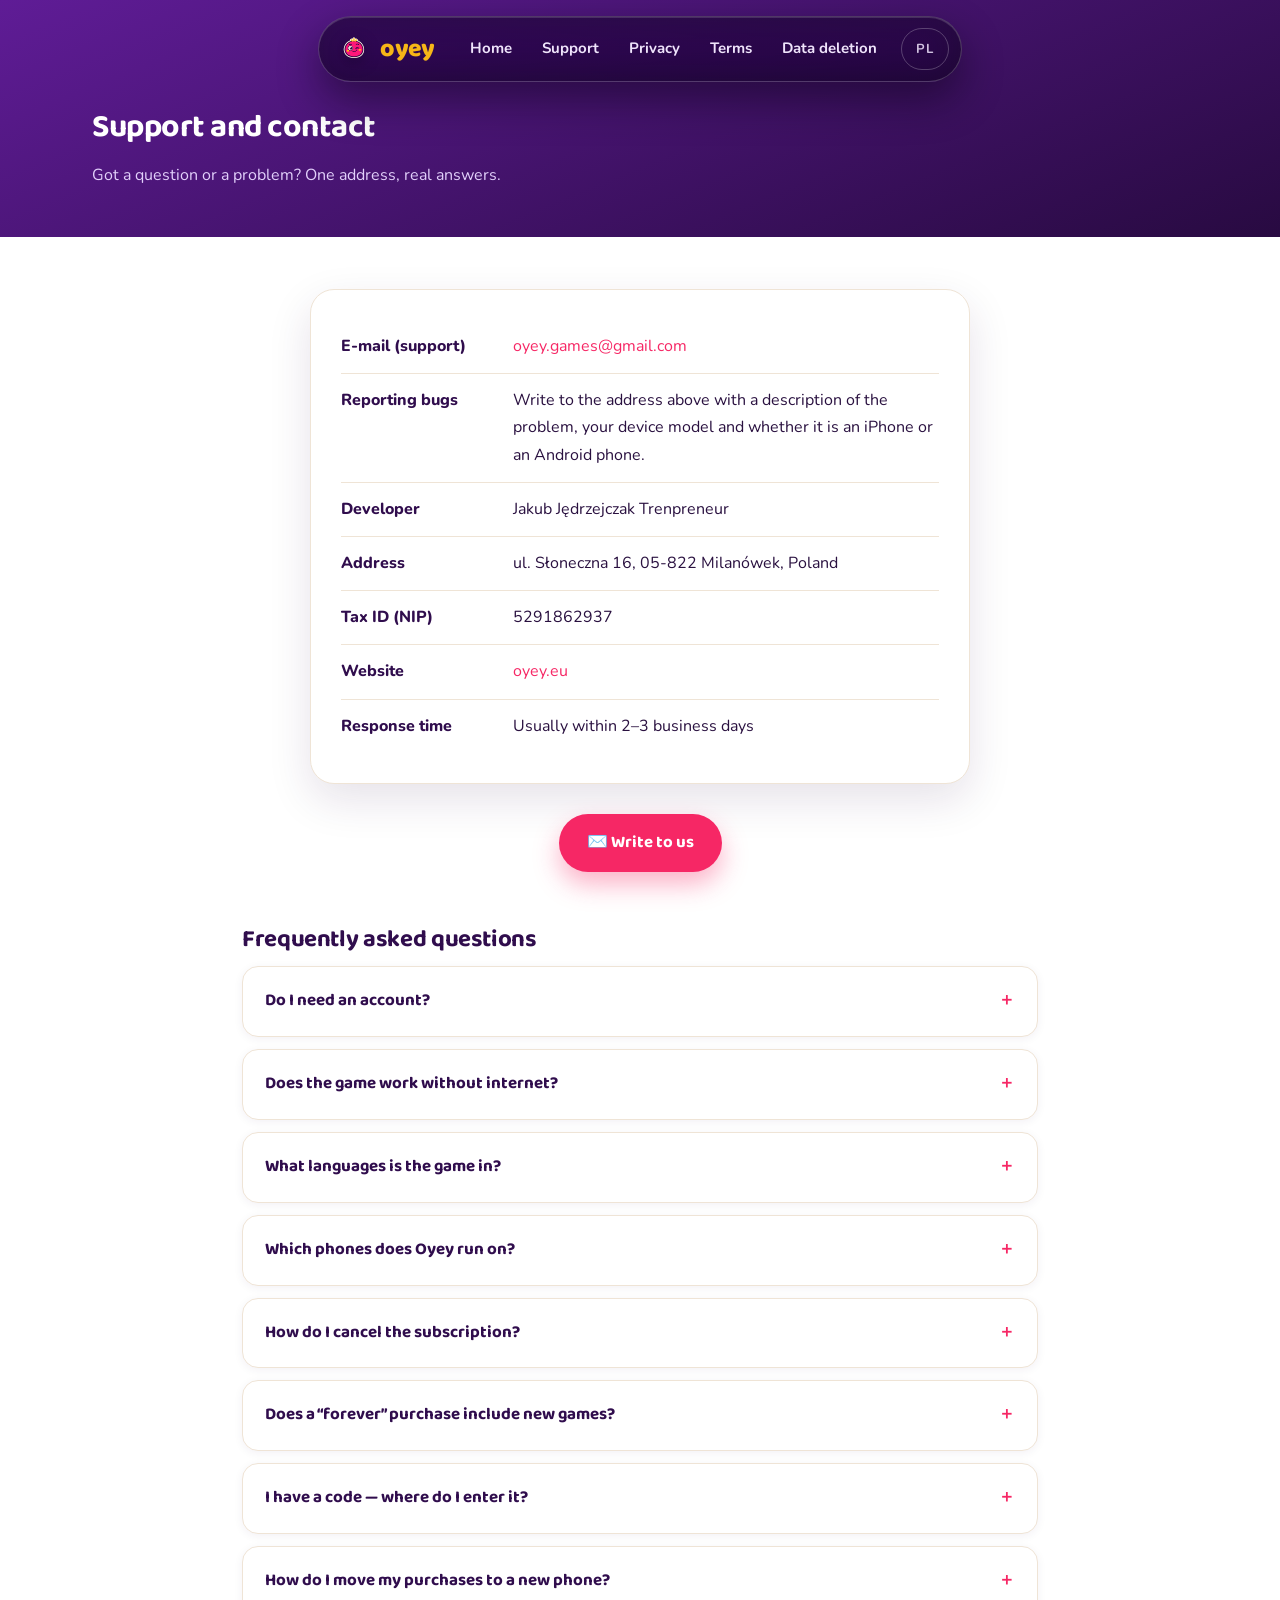
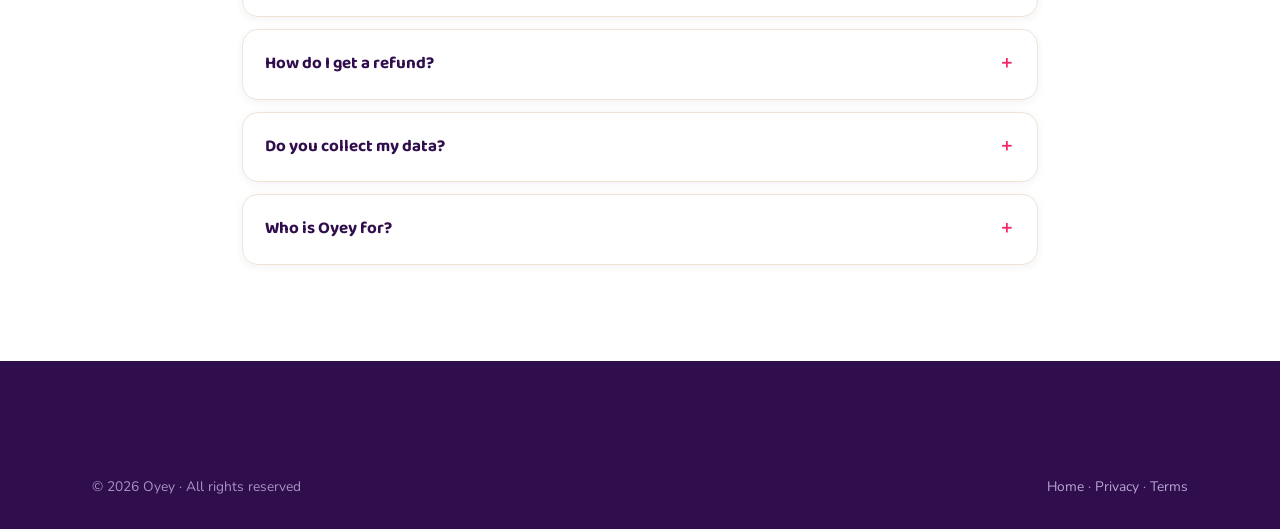
<file: support-en.html>
<!DOCTYPE html>
<html lang="en">
<head>
  <meta charset="UTF-8">
  <meta name="viewport" content="width=device-width, initial-scale=1.0">
  <title>Support and contact — Oyey</title>
  <meta name="description" content="Support and contact for Oyey users. Write to us or check the most frequently asked questions about purchases, the subscription and how the game works.">
  <link rel="canonical" href="https://oyey.eu/support-en.html">
  <link rel="alternate" hreflang="pl" href="https://oyey.eu/support.html">
  <link rel="alternate" hreflang="en" href="https://oyey.eu/support-en.html">
  <link rel="alternate" hreflang="x-default" href="https://oyey.eu/support-en.html">
  <meta property="og:type" content="website">
  <meta property="og:site_name" content="Oyey">
  <meta property="og:locale" content="en_GB">
  <meta property="og:locale:alternate" content="pl_PL">
  <meta property="og:url" content="https://oyey.eu/support-en.html">
  <meta property="og:title" content="Support and contact — Oyey">
  <meta property="og:description" content="Support and contact for Oyey users. Write to us or check the most frequently asked questions about purchases, the subscription and how the game works.">
  <meta property="og:image" content="https://oyey.eu/assets/img/og-card.png">
  <meta property="og:image:width" content="1200">
  <meta property="og:image:height" content="630">
  <meta property="og:image:alt" content="The Oyey mascot — party games on your phone">
  <meta name="twitter:card" content="summary_large_image">
  <meta name="twitter:title" content="Support and contact — Oyey">
  <meta name="twitter:description" content="Support and contact for Oyey users. Write to us or check the most frequently asked questions about purchases, the subscription and how the game works.">
  <meta name="twitter:image" content="https://oyey.eu/assets/img/og-card.png">
  <meta name="twitter:image:alt" content="The Oyey mascot — party games on your phone">
  <link rel="icon" href="favicon.ico" sizes="any">
  <link rel="icon" type="image/png" sizes="32x32" href="assets/img/favicon-32.png">
  <link rel="apple-touch-icon" href="assets/img/favicon-180.png">
  <link rel="stylesheet" href="assets/css/style.css?v=11">
  <script src="assets/js/nav.js" defer></script>
</head>
<body class="doc">

  <header class="nav">
    <div class="container">
      <a class="nav__brand" href="/"><img class="nav__mascot" src="assets/img/mascot-smile.png" alt=""><span class="wordmark nav__wordmark">oyey</span></a>
      <button class="nav__toggle" aria-label="Menu" onclick="document.getElementById('nav-links').classList.toggle('open')">☰</button>
      <nav class="nav__links" id="nav-links">
        <a href="/">Home</a>
        <a href="support-en.html">Support</a>
        <a href="privacy-en.html">Privacy</a>
        <a href="terms-en.html">Terms</a>
        <a href="data-deletion-en.html">Data deletion</a>
        <a href="support.html" class="lang-switch" hreflang="pl" aria-label="Polish version">PL</a>
      </nav>
    </div>
  </header>

  <div class="doc-hero">
    <div class="container">
      <h1>Support and contact</h1>
      <p>Got a question or a problem? One address, real answers.</p>
    </div>
  </div>

  <main class="doc-body">

    <div class="contact-card">
      <div class="row"><span class="k">E-mail (support)</span><span><a href="mailto:oyey.games@gmail.com">oyey.games@gmail.com</a></span></div>
      <div class="row"><span class="k">Reporting bugs</span><span>Write to the address above with a description of the problem, your device model and whether it is an iPhone or an Android phone.</span></div>
      <div class="row"><span class="k">Developer</span><span>Jakub Jędrzejczak Trenpreneur</span></div>
      <div class="row"><span class="k">Address</span><span>ul. Słoneczna 16, 05-822 Milanówek, Poland</span></div>
      <div class="row"><span class="k">Tax ID (NIP)</span><span>5291862937</span></div>
      <div class="row"><span class="k">Website</span><span><a href="https://oyey.eu" target="_blank" rel="noopener">oyey.eu</a></span></div>
      <div class="row"><span class="k">Response time</span><span>Usually within 2–3 business days</span></div>
    </div>

    <div style="text-align:center;margin:30px 0;">
      <a class="btn btn--primary" href="mailto:oyey.games@gmail.com?subject=Oyey%20support">✉️ Write to us</a>
    </div>

    <h2>Frequently asked questions</h2>
    <div class="faq">
      <details>
        <summary>Do I need an account?</summary>
        <p>No. Oyey does not require an account or any sign-in. You open the app, type in the players' names and play. When you buy something, the store uses the account you are signed in with in the App Store (Apple ID) or in the Play Store (Google account) — that is the store's account, not ours.</p>
      </details>
      <details>
        <summary>Does the game work without internet?</summary>
        <p>Yes. Once downloaded and unlocked, the content works offline. You only need the internet to download the app and to make a purchase.</p>
      </details>
      <details>
        <summary>What languages is the game in?</summary>
        <p>The cards and the whole interface are in English, Polish, German, Czech, Slovak and Ukrainian. The game follows the language set on your phone, and if that is none of the six, it runs in English. This website is in Polish and English.</p>
      </details>
      <details>
        <summary>Which phones does Oyey run on?</summary>
        <p>On an iPhone with iOS 18 or later (download from the App Store) and on Android phones with Android 8.0 or later (download from Google Play). Both versions have the same games and cards, but purchases are separate in each store: a game bought in the App Store does not carry over to Google Play, and vice versa.</p>
      </details>
      <details>
        <summary>How do I cancel the subscription?</summary>
        <p><strong>On iPhone (App Store):</strong> go to iPhone Settings → your name (Apple ID) → Subscriptions → Oyey → Cancel Subscription.</p>
        <p><strong>On Android (Google Play):</strong> open the Play Store app → profile picture → Payments &amp; subscriptions → Subscriptions → Oyey → Cancel subscription. The same list is at <a href="https://play.google.com/store/account/subscriptions" target="_blank" rel="noopener">play.google.com/store/account/<wbr>subscriptions</a>, and the “Manage your subscription in Google Play” row in the app's Settings takes you there (it is shown when you have a subscription). Uninstalling the app on its own does not cancel the subscription.</p>
        <p>In both stores your access lasts until the end of the paid period. Details: <a href="terms-en.html#subskrypcja">Terms, § 6</a>.</p>
      </details>
      <details>
        <summary>Does a “forever” purchase include new games?</summary>
        <p>It depends on what you bought. <strong>“Everything Forever”</strong> covers every game: the ones already in the app (Impostor included) and every one we add later.</p>
        <p>The bundle sold as “All Games Forever” covers only the games that were in the app when the bundle went on sale: eight, or seven in its oldest version. That's why the eight-game version is being renamed the <strong>“Eight-Game Bundle”</strong>: it doesn't include new games. Other earlier bundles work the same way: they cover only the games assigned to them at purchase. You can buy a new game, such as Impostor, on its own in the app or play it with a subscription. Everything you already have stays yours.</p>
      </details>
      <details>
        <summary>I have a code — where do I enter it?</summary>
        <p><strong>On iPhone (App Store):</strong> in the app, on the “I have a code” screen. There are four ways in: the welcome screen right after you install, the bottom of the home screen, Settings and the bottom of the purchase screen. You type the code once, the App Store does the rest, and the game is unlocked when you come back. If you were given a link instead of a code, just open it on your iPhone and the code fills itself in. Codes are not entered on this website or on our App Store page.</p>
        <p><strong>On Android (Google Play):</strong> also in the app, on the “I have a code” screen — you get there from the welcome screen, from Settings and from the purchase screen. You type the code and the app opens the Play Store with that code already filled in; you confirm in the Play Store, come back to the app and the game is unlocked. Start from the screen in the app, because some codes only work that way. If the app cannot open the Play Store with the code, enter it in the Play Store by hand: Play Store app → profile picture → Payments &amp; subscriptions → Redeem code, then tap “Restore Purchases” in Oyey's Settings. One code works once per Google account. On Android, a creator's link leads to the Oyey page on Google Play: just install the app from it. Such a link is not a code and unlocks nothing by itself, but it lets us count the referral (see “Do you collect my data?”).</p>
      </details>
      <details>
        <summary>How do I move my purchases to a new phone?</summary>
        <p><strong>On iPhone (App Store):</strong> sign in with the same Apple ID and use the “Restore Purchases” option in the app. Purchases are tied to your Apple ID.</p>
        <p><strong>On Android (Google Play):</strong> sign in to the Play Store with the same Google account you paid with and install Oyey — purchases made with that account come back on their own the first time you open the app. If anything is missing, tap “Restore Purchases” in the app's Settings. Purchases are tied to your Google account, not to the phone.</p>
        <p>Purchases do not move between stores: what was bought in the App Store will not unlock in Google Play, and vice versa.</p>
      </details>
      <details>
        <summary>How do I get a refund?</summary>
        <p><strong>App Store purchases (iPhone):</strong> refunds are handled by Apple. File a request at <a href="https://reportaproblem.apple.com/" target="_blank" rel="noopener">reportaproblem.apple.com</a>. For issues with the content itself, you can also write to us.</p>
        <p><strong>Google Play purchases (Android):</strong> file the request in Google Play, in your order history: <a href="https://play.google.com/store/account/orderhistory" target="_blank" rel="noopener">play.google.com/store/account/<wbr>orderhistory</a> → “Report a problem” next to the order → tick that you want a refund. Google handles it under its own <a href="https://support.google.com/googleplay/answer/7659581?hl=en" target="_blank" rel="noopener">refund policies</a>, usually within 1–4 days; it deals itself with requests filed shortly after the purchase (its general policy speaks of 48 hours; the EEA rules set no deadline) and refers later ones to the developer. If more time has passed or Google said no, write to us and give us the order number from the Google Play e-mail (it starts with “GPA.”) — for Google Play purchases we can issue the refund ourselves, on the terms set out in the <a href="terms-en.html#odstapienie">Terms, § 7 and § 8</a>.</p>
      </details>
      <details>
        <summary>Do you collect my data?</summary>
        <p>The game itself works offline and sends us nothing — player names and settings stay on your phone. There are two exceptions. First: whatever you write to us in an e-mail yourself. Second: if you claim a reward with a code (a creator code, a discount code or a gift) or, on Android, install the app from a creator's referral link, we record that redemption and your later purchases in Oyey, so that we can settle the share owed to the person who shared the code or the link.</p>
        <p><strong>On iPhone (App Store):</strong> everything we know about it comes from Apple: the identifier Apple assigns to the pair “your account plus our app”, and what was bought and when. It carries no name, no e-mail address and nothing from your Apple account, and we cannot work out who you are from it. We still do not call it anonymous data: that identifier ties together the purchases of one account, so we treat it as personal data. Without a redeemed code we record nothing about your purchases at all. That is why the App Store label reads “Data Not Linked to You: Purchases, Identifiers”.</p>
        <p><strong>On Android (Google Play):</strong> Google does not tell us which link someone came from, and for a game purchase it does not tell us which code they used either, so the identifier is attached to the purchase by the app itself. It is made of eight characters of a hash of the creator's handle and 24 random characters the app draws once on that installation. It carries no name, no e-mail address and nothing from your Google account, and Google passes it back to us together with what was bought and when. Just as on iPhone, we treat it as personal data, because it ties together the purchases from one installation. Without a code and without a creator's link the app attaches nothing to the purchase and we record nothing about your purchases at all. In the “Data safety” section on Google Play we declare this as purchase history and an identifier: collected for app functionality, shared with no one.</p>
        <p>Details: <a href="privacy-en.html#kody">Privacy Policy, section 5</a>.</p>
      </details>
      <details>
        <summary>Who is Oyey for?</summary>
        <p>The game is intended for adults (18+) and carries that age rating in the App Store. On Google Play the age rating is assigned by independent rating authorities (PEGI in most of Europe, USK in Germany) based on the questionnaire we fill in; you will see it on the Oyey page in the Play Store and it may differ between countries. Whatever the store's rating, Oyey is aimed at adults only. The most explicit cards can be turned off in the settings with the “18+ cards” switch. Forfeits in the games are made up by the players, so you decide how you play.</p>
      </details>
    </div>

  </main>

  <footer class="footer">
    <div class="container">
      <div class="footer__legal" style="border:0;">
        <span>© 2026 Oyey · All rights reserved</span>
        <span><a href="/">Home</a> · <a href="privacy-en.html">Privacy</a> · <a href="terms-en.html">Terms</a></span>
      </div>
    </div>
  </footer>

</body>
</html>
</file>
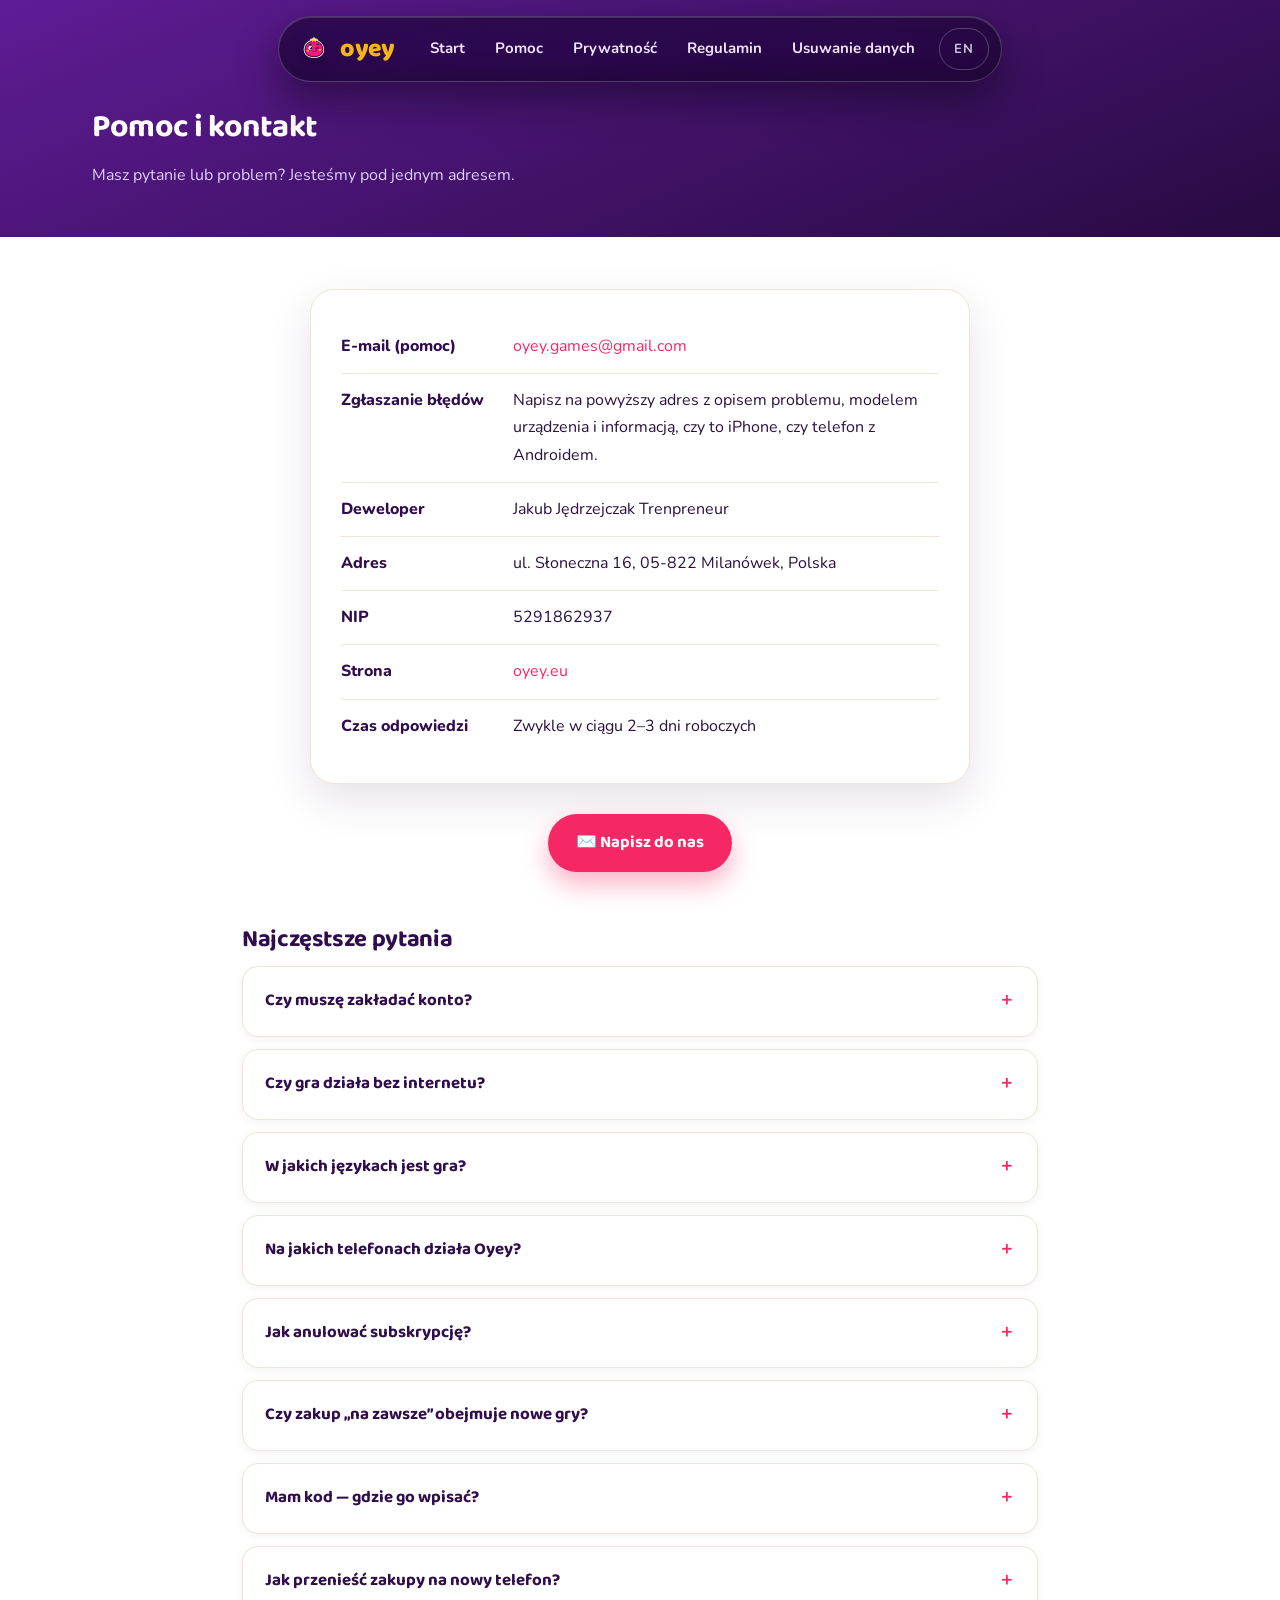
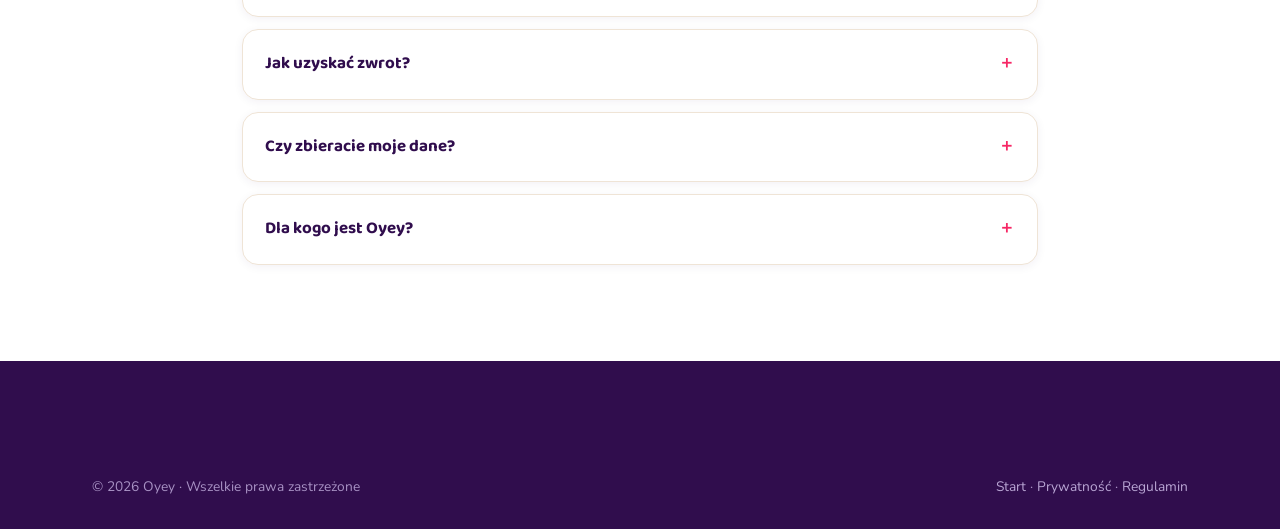
<file: support.html>
<!DOCTYPE html>
<html lang="pl">
<head>
  <meta charset="UTF-8">
  <meta name="viewport" content="width=device-width, initial-scale=1.0">
  <title>Pomoc i kontakt — Oyey</title>
  <meta name="description" content="Pomoc i kontakt dla użytkowników aplikacji Oyey. Napisz do nas, sprawdź najczęstsze pytania o zakupy, subskrypcję i działanie gry.">
  <link rel="canonical" href="https://oyey.eu/support.html">
  <link rel="alternate" hreflang="pl" href="https://oyey.eu/support.html">
  <link rel="alternate" hreflang="en" href="https://oyey.eu/support-en.html">
  <link rel="alternate" hreflang="x-default" href="https://oyey.eu/support-en.html">
  <meta property="og:type" content="website">
  <meta property="og:site_name" content="Oyey">
  <meta property="og:locale" content="pl_PL">
  <meta property="og:locale:alternate" content="en_GB">
  <meta property="og:url" content="https://oyey.eu/support.html">
  <meta property="og:title" content="Pomoc i kontakt — Oyey">
  <meta property="og:description" content="Pomoc i kontakt dla użytkowników aplikacji Oyey. Napisz do nas, sprawdź najczęstsze pytania o zakupy, subskrypcję i działanie gry.">
  <meta property="og:image" content="https://oyey.eu/assets/img/og-card.png">
  <meta property="og:image:width" content="1200">
  <meta property="og:image:height" content="630">
  <meta property="og:image:alt" content="Maskotka Oyey — gry imprezowe na telefon">
  <meta name="twitter:card" content="summary_large_image">
  <meta name="twitter:title" content="Pomoc i kontakt — Oyey">
  <meta name="twitter:description" content="Pomoc i kontakt dla użytkowników aplikacji Oyey. Napisz do nas, sprawdź najczęstsze pytania o zakupy, subskrypcję i działanie gry.">
  <meta name="twitter:image" content="https://oyey.eu/assets/img/og-card.png">
  <meta name="twitter:image:alt" content="Maskotka Oyey — gry imprezowe na telefon">
  <link rel="icon" href="favicon.ico" sizes="any">
  <link rel="icon" type="image/png" sizes="32x32" href="assets/img/favicon-32.png">
  <link rel="apple-touch-icon" href="assets/img/favicon-180.png">
  <link rel="stylesheet" href="assets/css/style.css?v=11">
  <script src="assets/js/nav.js" defer></script>
</head>
<body class="doc">

  <header class="nav">
    <div class="container">
      <a class="nav__brand" href="/pl/"><img class="nav__mascot" src="assets/img/mascot-smile.png" alt=""><span class="wordmark nav__wordmark">oyey</span></a>
      <button class="nav__toggle" aria-label="Menu" onclick="document.getElementById('nav-links').classList.toggle('open')">☰</button>
      <nav class="nav__links" id="nav-links">
        <a href="/pl/">Start</a>
        <a href="support.html">Pomoc</a>
        <a href="privacy.html">Prywatność</a>
        <a href="terms.html">Regulamin</a>
        <a href="data-deletion.html">Usuwanie danych</a>
        <a href="support-en.html" class="lang-switch" hreflang="en" aria-label="English version">EN</a>
      </nav>
    </div>
  </header>

  <div class="doc-hero">
    <div class="container">
      <h1>Pomoc i kontakt</h1>
      <p>Masz pytanie lub problem? Jesteśmy pod jednym adresem.</p>
    </div>
  </div>

  <main class="doc-body">

    <div class="contact-card">
      <div class="row"><span class="k">E-mail (pomoc)</span><span><a href="mailto:oyey.games@gmail.com">oyey.games@gmail.com</a></span></div>
      <div class="row"><span class="k">Zgłaszanie błędów</span><span>Napisz na powyższy adres z opisem problemu, modelem urządzenia i informacją, czy to iPhone, czy telefon z Androidem.</span></div>
      <div class="row"><span class="k">Deweloper</span><span>Jakub Jędrzejczak Trenpreneur</span></div>
      <div class="row"><span class="k">Adres</span><span>ul. Słoneczna 16, 05-822 Milanówek, Polska</span></div>
      <div class="row"><span class="k">NIP</span><span>5291862937</span></div>
      <div class="row"><span class="k">Strona</span><span><a href="https://oyey.eu" target="_blank" rel="noopener">oyey.eu</a></span></div>
      <div class="row"><span class="k">Czas odpowiedzi</span><span>Zwykle w ciągu 2–3 dni roboczych</span></div>
    </div>

    <div style="text-align:center;margin:30px 0;">
      <a class="btn btn--primary" href="mailto:oyey.games@gmail.com?subject=Pomoc%20Oyey">✉️ Napisz do nas</a>
    </div>

    <h2>Najczęstsze pytania</h2>
    <div class="faq">
      <details>
        <summary>Czy muszę zakładać konto?</summary>
        <p>Nie. Oyey nie wymaga konta ani logowania. Otwierasz aplikację, wpisujecie imiona graczy i gracie. Przy zakupie sklep użyje konta, na które jesteś zalogowany/a w App Store (Apple ID) albo w Sklepie Play (konto Google) — to konto sklepu, nie nasze.</p>
      </details>
      <details>
        <summary>Czy gra działa bez internetu?</summary>
        <p>Tak. Po pobraniu i odblokowaniu treści gry działają offline. Internet potrzebny jest tylko do pobrania aplikacji i dokonania zakupu.</p>
      </details>
      <details>
        <summary>W jakich językach jest gra?</summary>
        <p>Karty i cały interfejs są po polsku, angielsku, niemiecku, czesku, słowacku i ukraińsku. Gra bierze język ustawiony w telefonie, a jeśli to żaden z tych sześciu, włącza się po angielsku. Ta strona jest po polsku i po angielsku.</p>
      </details>
      <details>
        <summary>Na jakich telefonach działa Oyey?</summary>
        <p>Na iPhonie z systemem iOS 18 lub nowszym (pobierasz z App Store) oraz na telefonach z Androidem 8.0 lub nowszym (pobierasz z Google Play). Obie wersje mają te same gry i karty, ale zakupy są osobne w każdym sklepie: gra kupiona w App Store nie przenosi się do Google Play i odwrotnie.</p>
      </details>
      <details>
        <summary>Jak anulować subskrypcję?</summary>
        <p><strong>Na iPhonie (App Store):</strong> wejdź w Ustawienia iPhone → Twoje imię (Apple ID) → Subskrypcje → Oyey → Anuluj subskrypcję.</p>
        <p><strong>Na Androidzie (Google Play):</strong> otwórz aplikację Sklep Play → zdjęcie profilowe → Płatności i subskrypcje → Subskrypcje → Oyey → Anuluj subskrypcję. Ta sama lista jest pod adresem <a href="https://play.google.com/store/account/subscriptions" target="_blank" rel="noopener">play.google.com/store/account/<wbr>subscriptions</a>, a w Ustawieniach aplikacji prowadzi do niej wiersz „Zarządzaj subskrypcją w Sklepie Play” (widoczny, gdy masz subskrypcję). Samo odinstalowanie aplikacji nie anuluje subskrypcji.</p>
        <p>W obu sklepach dostęp trwa do końca opłaconego okresu. Szczegóły: <a href="terms.html#subskrypcja">Regulamin, § 6</a>.</p>
      </details>
      <details>
        <summary>Czy zakup „na zawsze” obejmuje nowe gry?</summary>
        <p>Zależy od tego, co kupiłeś/aś. <strong>„Wszystko na zawsze”</strong> obejmuje wszystkie gry: te, które już są w aplikacji (także Impostora), i każdą, którą dodamy później.</p>
        <p>Zestaw sprzedawany jako „Wszystkie gry na zawsze” obejmuje tylko gry, które były w aplikacji w chwili jego premiery: osiem, a w najstarszej wersji siedem. Wersja z ośmioma grami dostaje teraz nazwę <strong>„Komplet ośmiu gier”</strong>, bo nowych gier nie obejmuje. Tak samo inne wcześniejsze zestawy: obejmują tylko gry przypisane do nich przy zakupie. Nową grę, np. Impostora, dokupisz w aplikacji pojedynczo albo zagrasz w nią w ramach subskrypcji. To, co już masz, zostaje z Tobą.</p>
      </details>
      <details>
        <summary>Mam kod — gdzie go wpisać?</summary>
        <p><strong>Na iPhonie (App Store):</strong> w aplikacji, na ekranie „Mam kod”. Wejście jest w czterech miejscach: na ekranie powitalnym zaraz po instalacji, na dole ekranu głównego, w Ustawieniach i na dole ekranu zakupu. Wpisujesz kod jeden raz, resztę robi App Store, a po powrocie gra jest już odblokowana. Jeśli zamiast kodu dostałeś/aś link, wystarczy otworzyć go na iPhonie — kod wpisze się sam. Kodu nie wpisuje się na tej stronie ani na naszej stronie w App Store.</p>
        <p><strong>Na Androidzie (Google Play):</strong> też w aplikacji, na ekranie „Mam kod” — wejście jest na ekranie powitalnym, w Ustawieniach i na ekranie zakupu. Wpisujesz kod, a aplikacja otwiera Sklep Play z tym kodem już wpisanym; potwierdzasz w Sklepie Play, wracasz do aplikacji i gra jest odblokowana. Zacznij od ekranu w aplikacji, bo część kodów działa tylko tą drogą. Jeśli aplikacji nie uda się otworzyć Sklepu Play z kodem, wpisz go w Sklepie Play ręcznie: aplikacja Sklep Play → zdjęcie profilowe → Płatności i subskrypcje → Wykorzystaj kod, a potem w Ustawieniach Oyey kliknij „Przywróć zakupy”. Jeden kod działa raz na konto Google. Link od twórcy na Androidzie prowadzi do karty Oyey w Google Play: wystarczy z niego zainstalować aplikację. Taki link nie jest kodem i sam niczego nie odblokowuje, ale pozwala nam policzyć polecenie (zob. „Czy zbieracie moje dane?”).</p>
      </details>
      <details>
        <summary>Jak przenieść zakupy na nowy telefon?</summary>
        <p><strong>Na iPhonie (App Store):</strong> zaloguj się tym samym Apple ID i użyj opcji „Przywróć zakupy” w aplikacji. Zakupy są powiązane z Twoim Apple ID.</p>
        <p><strong>Na Androidzie (Google Play):</strong> zaloguj się w Sklepie Play tym samym kontem Google, którym zapłaciłeś/aś, i zainstaluj Oyey — zakupy z tego konta wracają same przy pierwszym uruchomieniu. Gdyby czegoś brakowało, kliknij „Przywróć zakupy” w Ustawieniach aplikacji. Zakupy są powiązane z Twoim kontem Google, nie z telefonem.</p>
        <p>Między sklepami zakupy się nie przenoszą: to, co kupiono w App Store, nie odblokuje się w Google Play i odwrotnie.</p>
      </details>
      <details>
        <summary>Jak uzyskać zwrot?</summary>
        <p><strong>Zakupy w App Store (iPhone):</strong> zwroty obsługuje Apple. Złóż wniosek na <a href="https://reportaproblem.apple.com/" target="_blank" rel="noopener">reportaproblem.apple.com</a>. W sprawie błędów treści możesz też napisać do nas.</p>
        <p><strong>Zakupy w Google Play (Android):</strong> wniosek składasz w Google Play, w historii zamówień: <a href="https://play.google.com/store/account/orderhistory" target="_blank" rel="noopener">play.google.com/store/account/<wbr>orderhistory</a> → przy zamówieniu „Zgłoś problem” → zaznacz, że chcesz zwrot. Google rozpatruje go według swoich <a href="https://support.google.com/googleplay/answer/7659581?hl=pl" target="_blank" rel="noopener">zasad zwrotów</a>, zwykle w 1–4 dni; sam rozpatruje wnioski złożone krótko po zakupie (jego ogólne zasady mówią o 48 godzinach, zasady dla EOG nie podają terminu), a późniejsze kieruje do dewelopera. Jeśli minęło więcej czasu albo Google odmówił, napisz do nas i podaj numer zamówienia z e-maila od Google Play (zaczyna się od „GPA.”) — za zakupy w Google Play zwrot możemy wykonać sami, na zasadach z <a href="terms.html#odstapienie">Regulaminu, § 7 i § 8</a>.</p>
      </details>
      <details>
        <summary>Czy zbieracie moje dane?</summary>
        <p>Sama gra działa offline i nie wysyła nam niczego — imiona graczy i ustawienia zostają na Twoim telefonie. Są dwa wyjątki. Pierwszy: to, co sam(a) nam napiszesz e-mailem. Drugi: jeśli odbierzesz nagrodę kodem (od twórcy, rabatowym albo prezentowym) albo, na Androidzie, zainstalujesz aplikację z linku polecającego twórcy, zapisujemy sobie tę realizację i Twoje późniejsze zakupy w Oyey, żeby rozliczyć udział osoby, która ten kod lub link udostępniła.</p>
        <p><strong>Na iPhonie (App Store):</strong> wszystko, co o tym wiemy, przysyła nam Apple: identyfikator, który Apple nadaje parze „Twoje konto plus nasza aplikacja”, oraz to, co i kiedy zostało kupione. Nie ma tam Twojego imienia, adresu e-mail ani danych konta Apple i nie umiemy po tym ustalić, kim jesteś. Nie nazywamy tego jednak danymi anonimowymi: ten identyfikator wiąże ze sobą zakupy jednego konta, więc traktujemy go jak dane osobowe. Bez zrealizowanego kodu nie zapisujemy o Twoich zakupach niczego. Dlatego etykieta w App Store mówi „Data Not Linked to You: Purchases, Identifiers”.</p>
        <p><strong>Na Androidzie (Google Play):</strong> Google nie mówi nam, z jakiego linku ktoś przyszedł, a przy zakupie gry nie mówi też, jakiego kodu użył, więc identyfikator dokłada do zakupu sama aplikacja. Składa się z ośmiu znaków skrótu pseudonimu twórcy i 24 losowych znaków, które aplikacja losuje raz przy tej instalacji. Nie ma w nim Twojego imienia, adresu e-mail ani danych konta Google, a Google oddaje go nam razem z informacją, co i kiedy zostało kupione. Tak jak na iPhonie traktujemy go jak dane osobowe, bo wiąże ze sobą zakupy z jednej instalacji. Bez kodu i bez linku twórcy aplikacja nie dokłada do zakupu niczego i nie zapisujemy o Twoich zakupach niczego. W sekcji „Bezpieczeństwo danych” w Google Play deklarujemy to jako historię zakupów i identyfikator: zbierane na potrzeby działania aplikacji, nikomu nieudostępniane.</p>
        <p>Szczegóły: <a href="privacy.html#kody">Polityka prywatności, sekcja 5</a>.</p>
      </details>
      <details>
        <summary>Dla kogo jest Oyey?</summary>
        <p>Gra jest przeznaczona dla osób pełnoletnich (18+) i taką kategorię wiekową ma w App Store. W Google Play kategorię wiekową nadają niezależne organy klasyfikacji (w większości krajów Europy PEGI, w Niemczech USK) na podstawie wypełnionego przez nas kwestionariusza; zobaczysz ją na karcie Oyey w Sklepie Play i może się różnić między krajami. Niezależnie od oceny sklepu kierujemy Oyey wyłącznie do dorosłych. Najostrzejsze karty można wyłączyć w ustawieniach przełącznikiem „Karty 18+”. Kary w grach wymyślają sami gracze, więc to wy decydujecie, jak gracie.</p>
      </details>
    </div>

  </main>

  <footer class="footer">
    <div class="container">
      <div class="footer__legal" style="border:0;">
        <span>© 2026 Oyey · Wszelkie prawa zastrzeżone</span>
        <span><a href="/pl/">Start</a> · <a href="privacy.html">Prywatność</a> · <a href="terms.html">Regulamin</a></span>
      </div>
    </div>
  </footer>

</body>
</html>
</file>
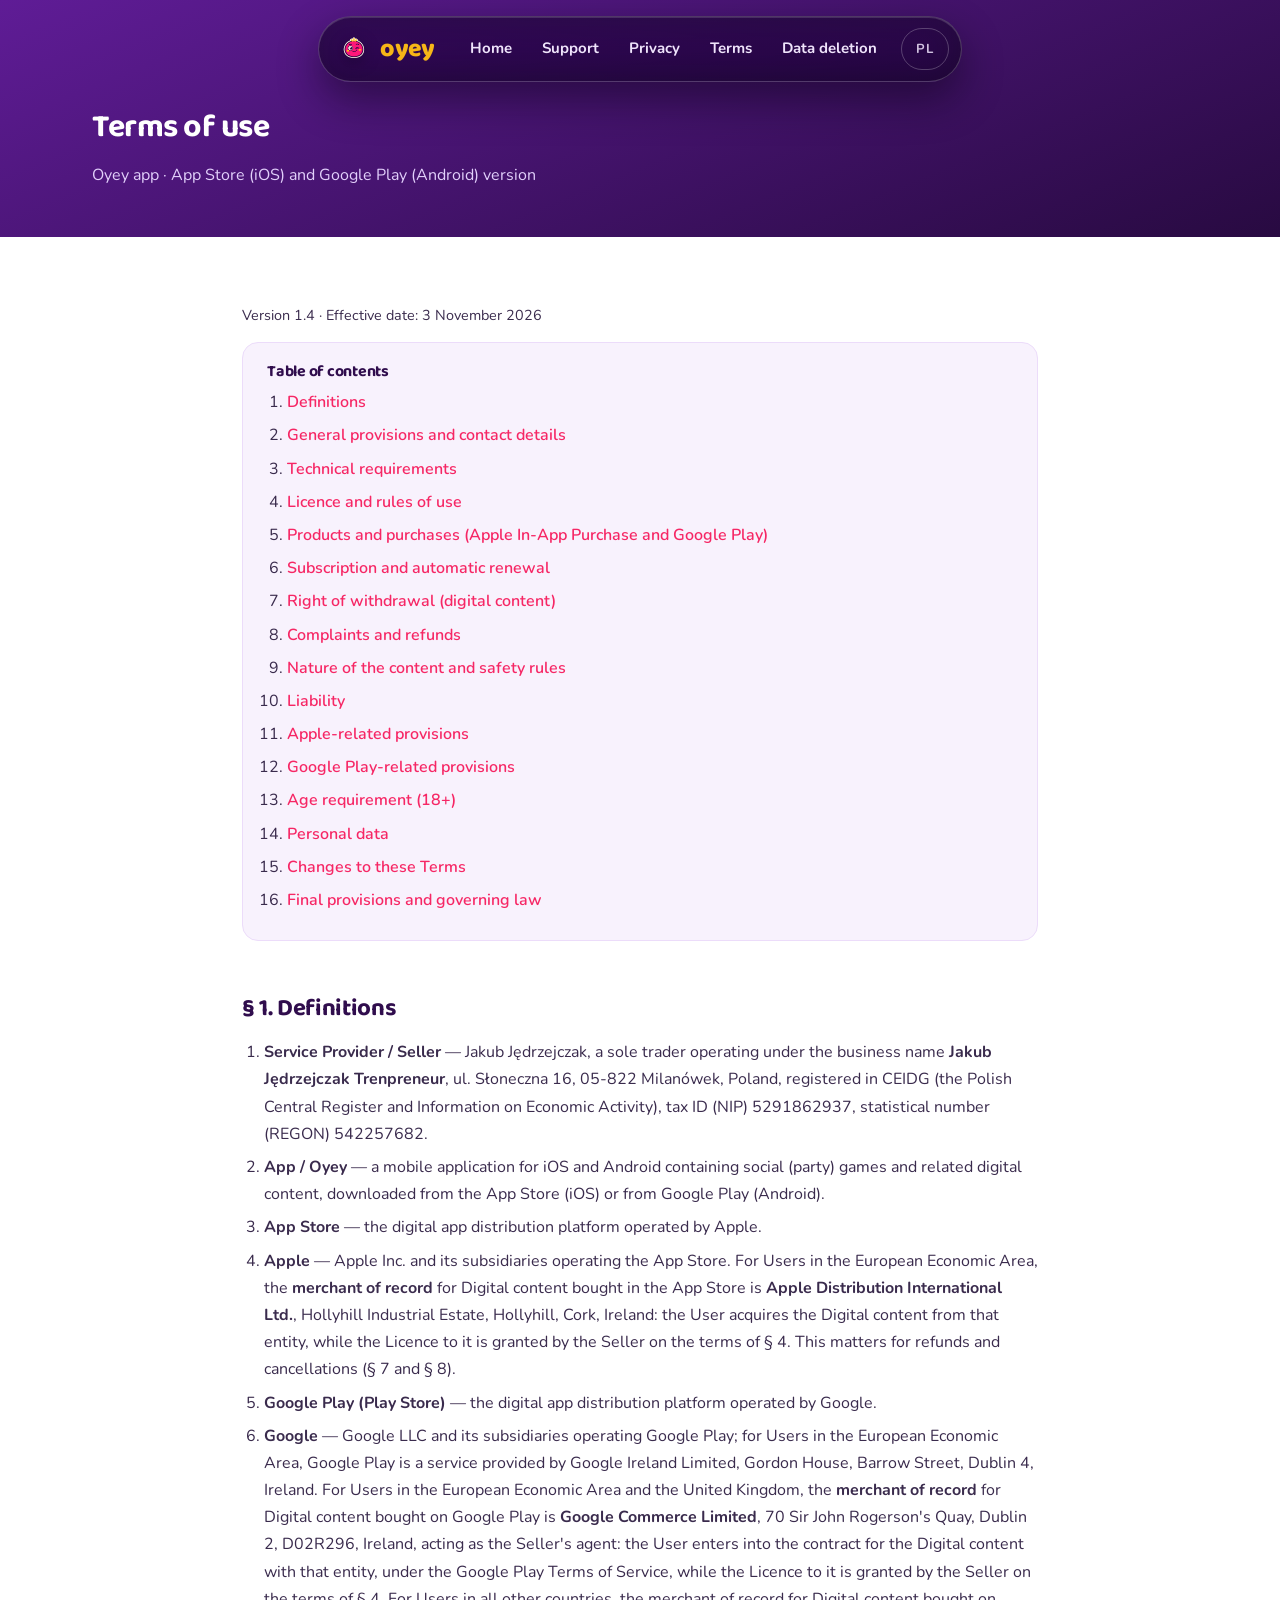
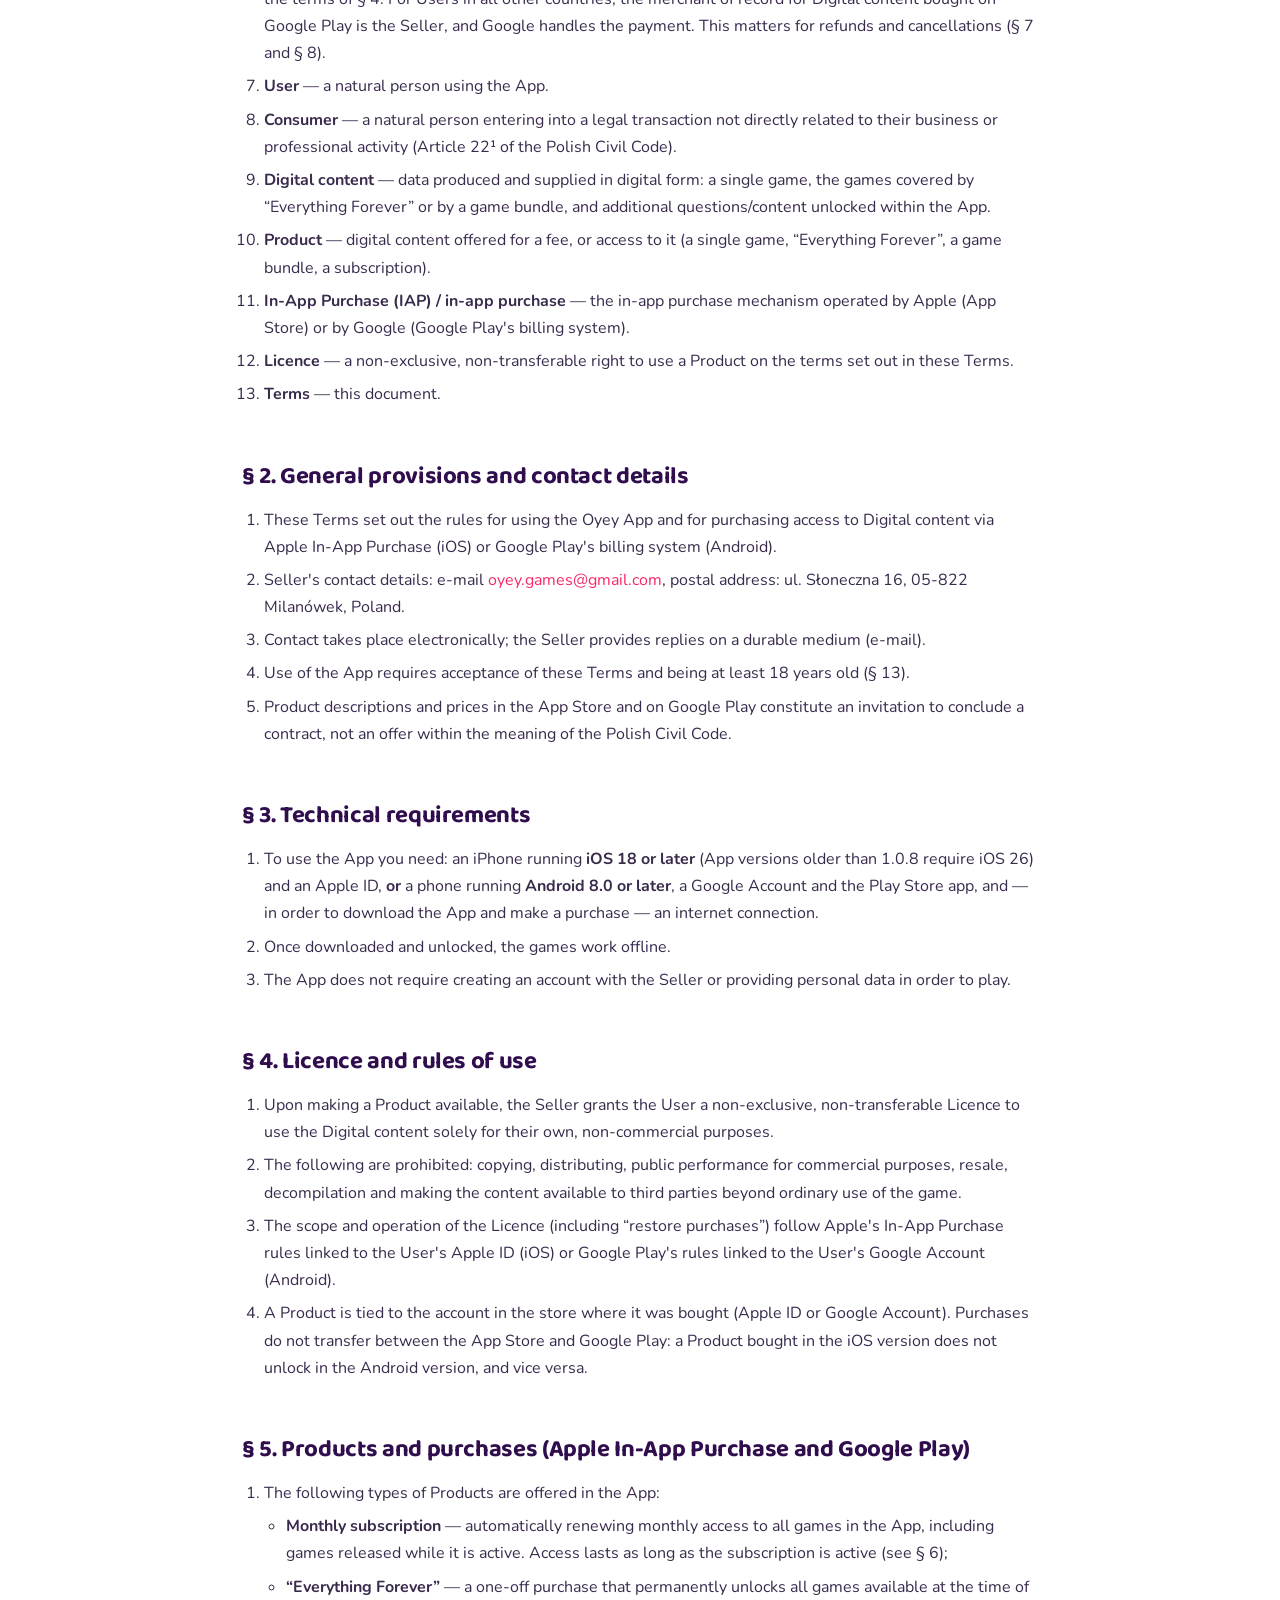
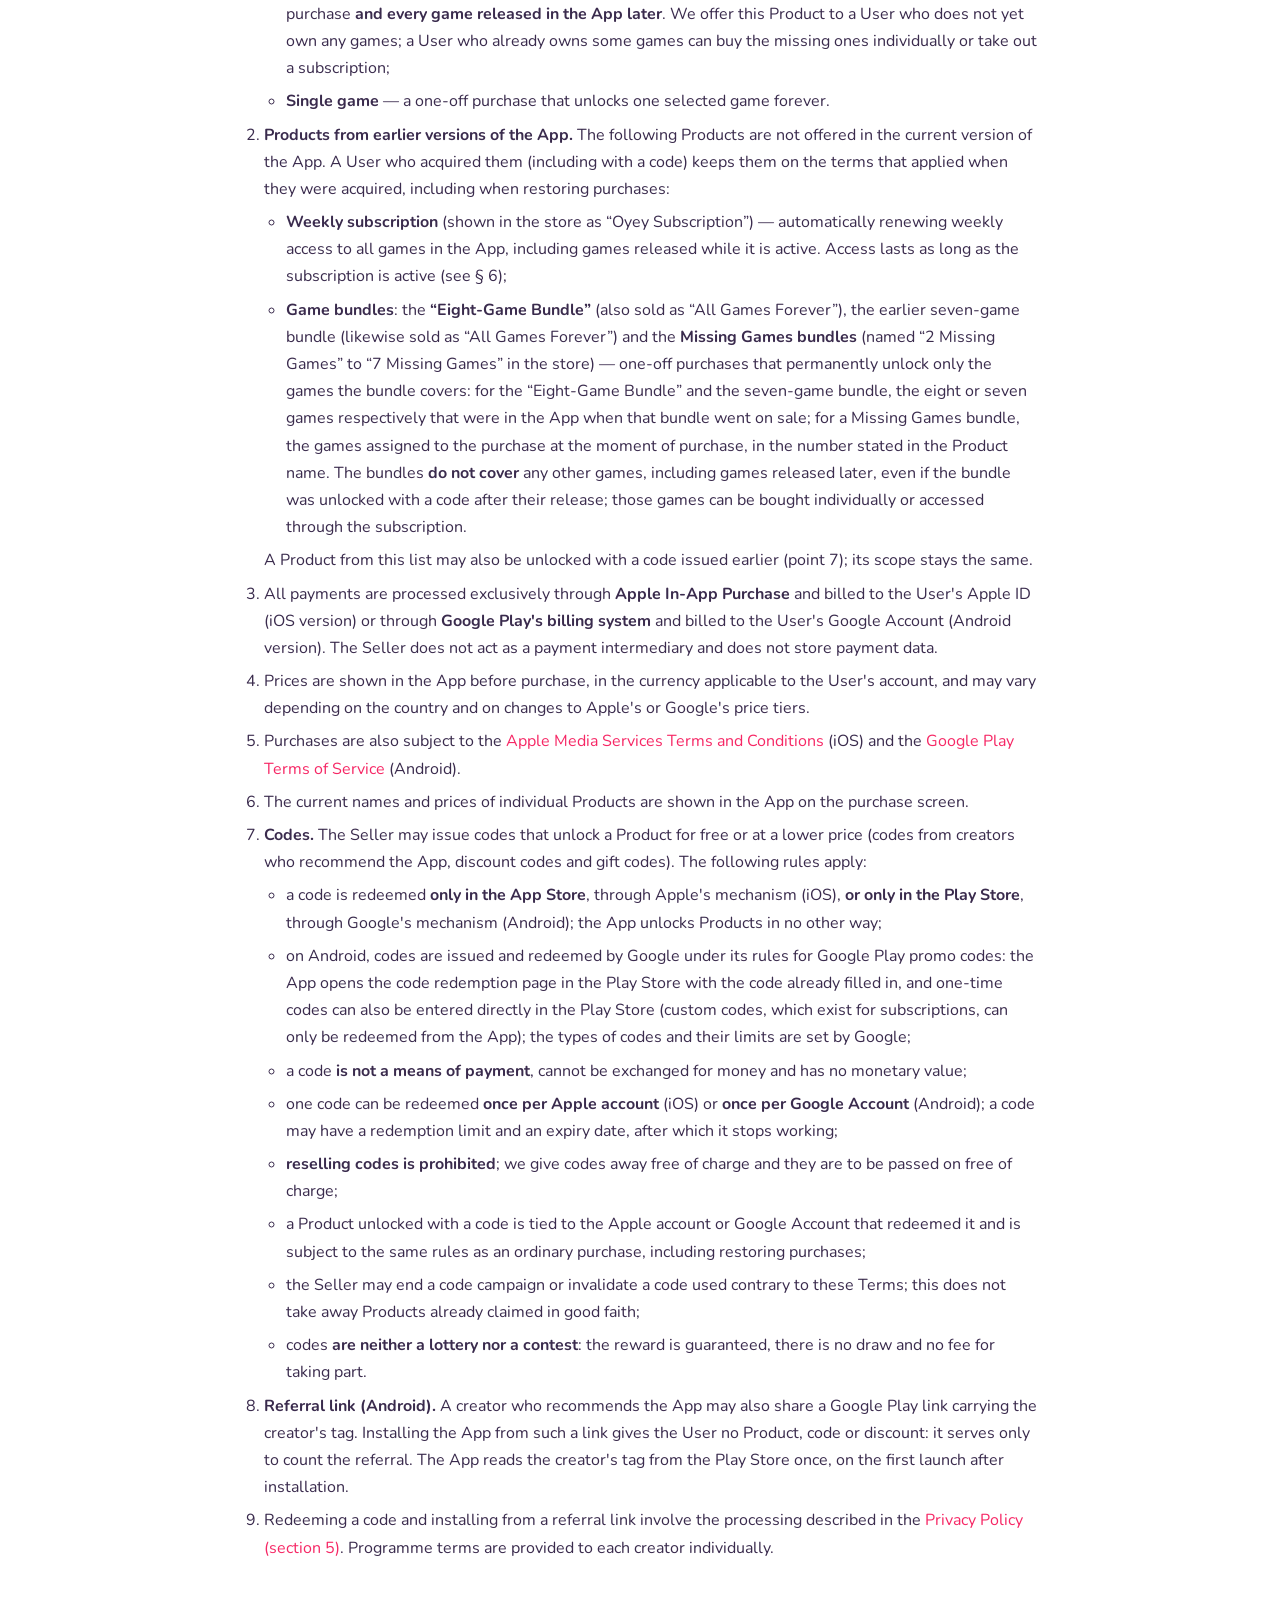
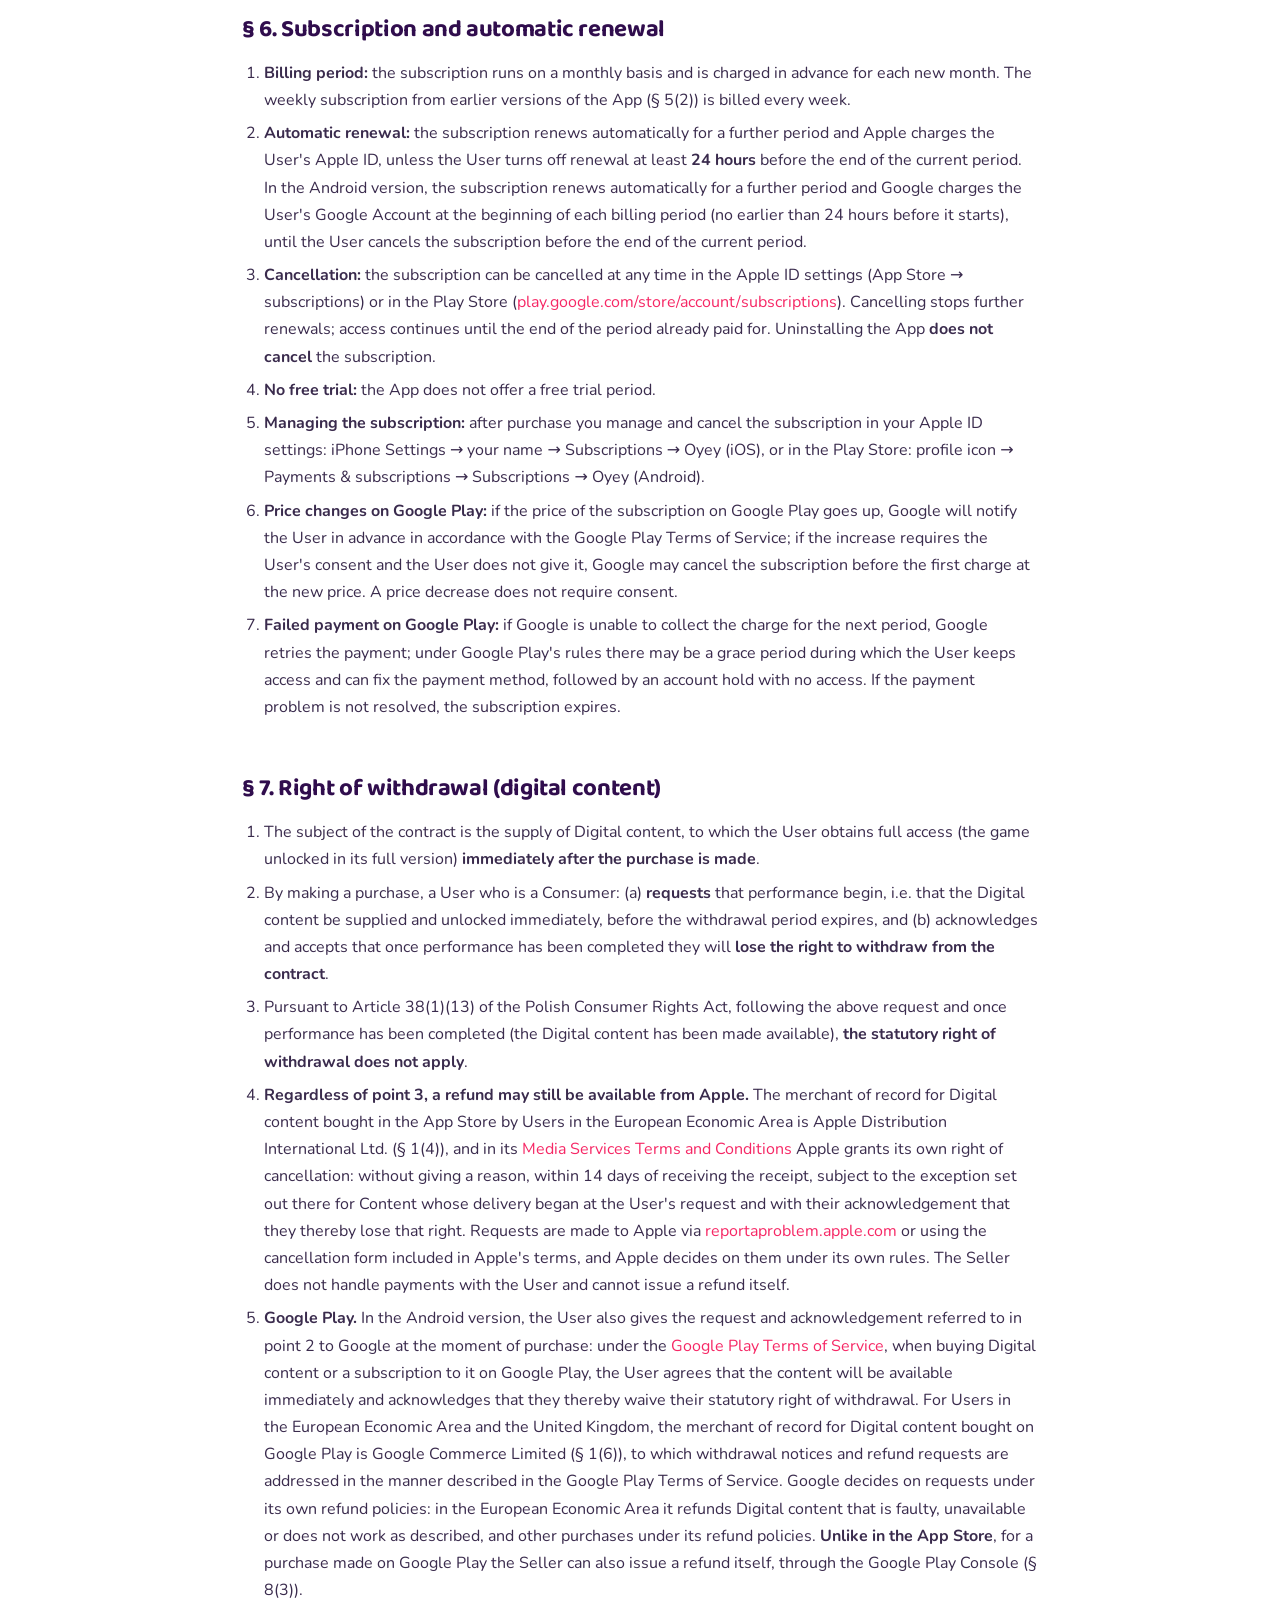
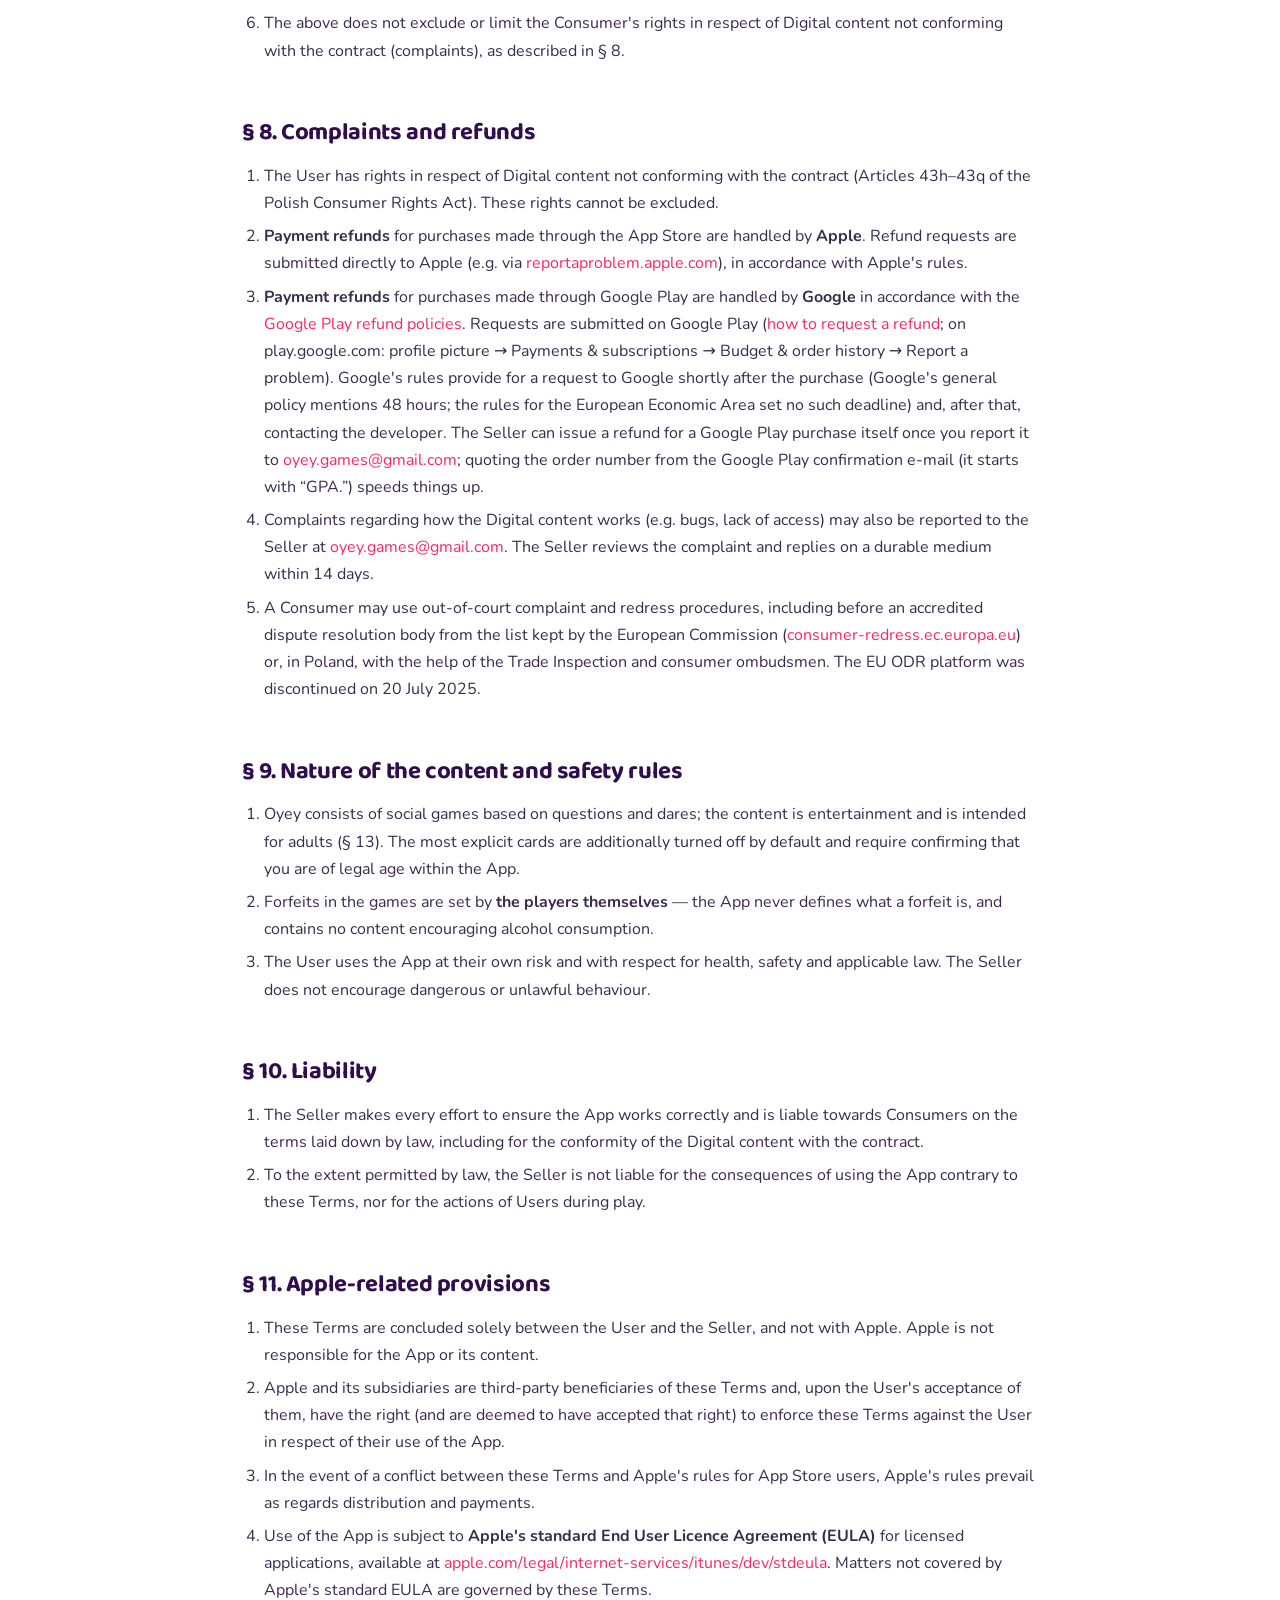
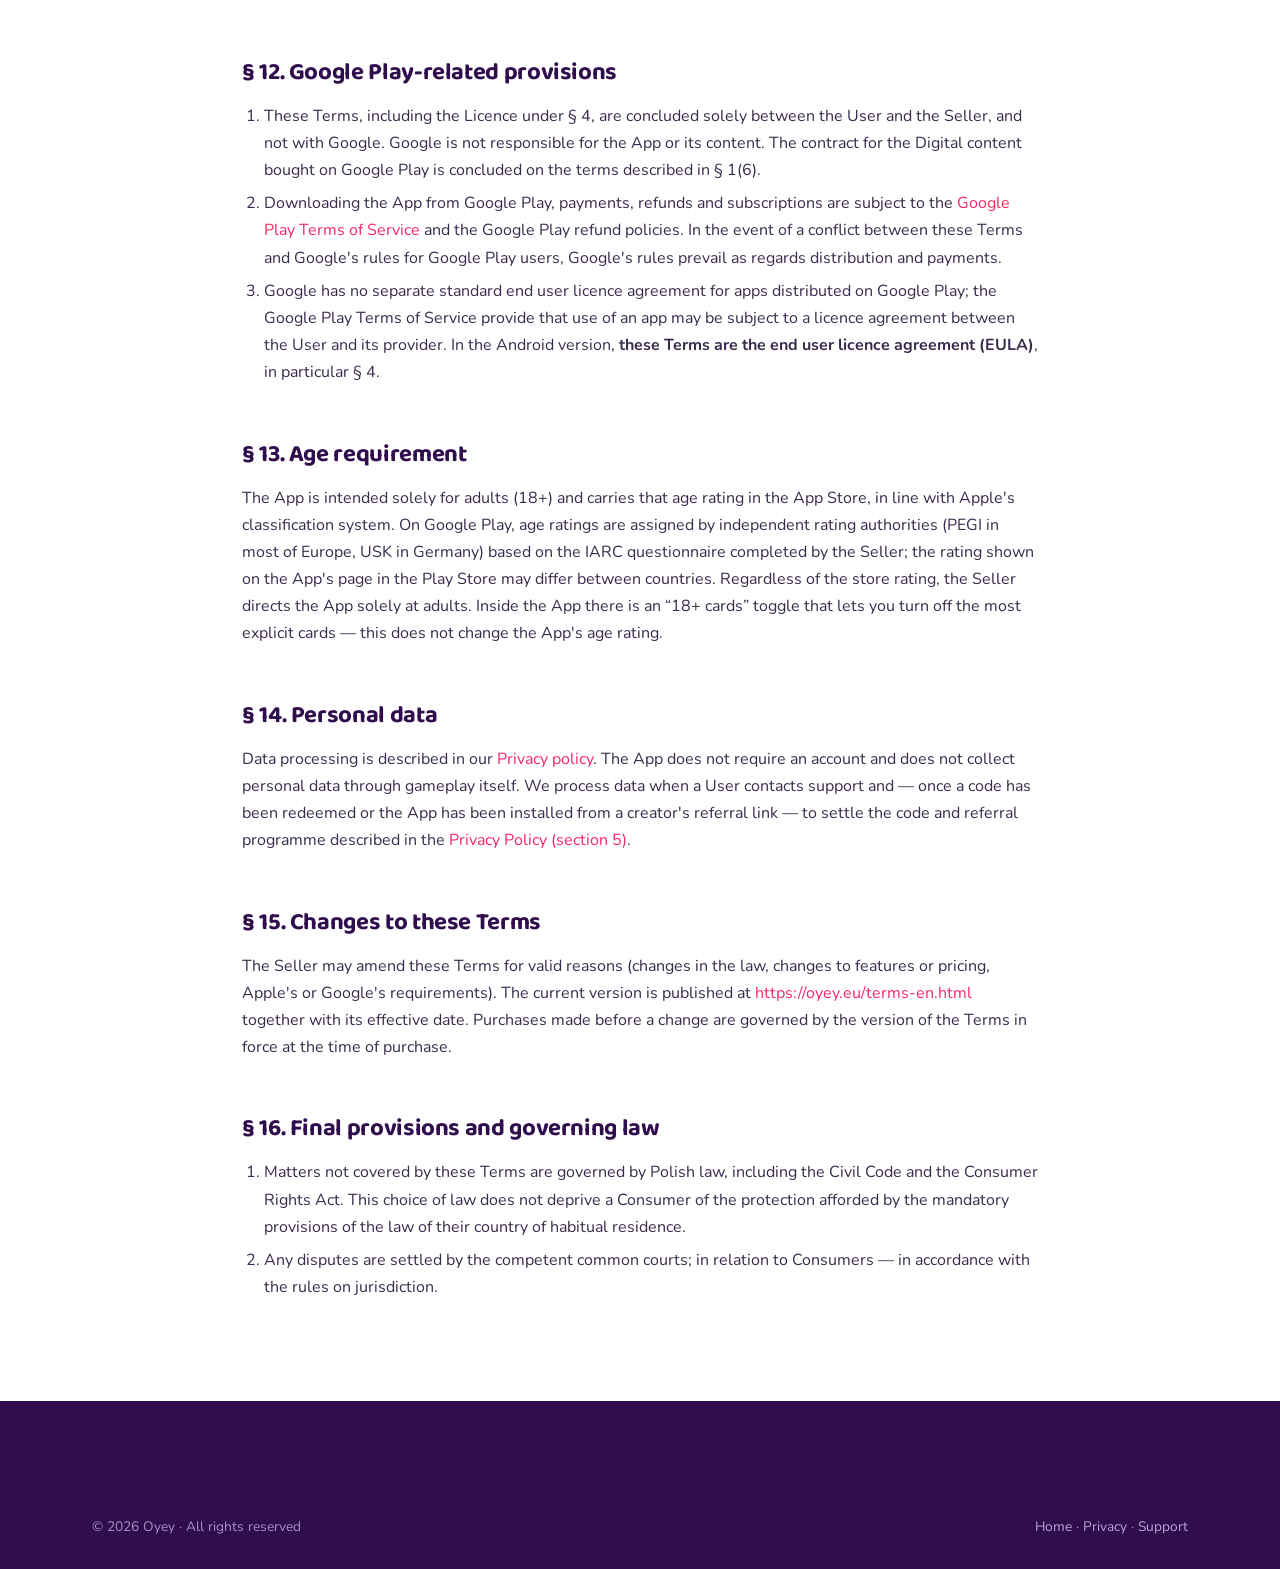
<file: terms-en.html>
<!DOCTYPE html>
<html lang="en">
<head>
  <meta charset="UTF-8">
  <meta name="viewport" content="width=device-width, initial-scale=1.0">
  <title>Terms of Use — Oyey</title>
  <meta name="description" content="Terms of use for the Oyey app. Rules on Apple In-App Purchase and Google Play payments, licensing, complaints and liability.">
  <link rel="canonical" href="https://oyey.eu/terms-en.html">
  <link rel="alternate" hreflang="pl" href="https://oyey.eu/terms.html">
  <link rel="alternate" hreflang="en" href="https://oyey.eu/terms-en.html">
  <link rel="alternate" hreflang="x-default" href="https://oyey.eu/terms-en.html">
  <meta property="og:type" content="website">
  <meta property="og:site_name" content="Oyey">
  <meta property="og:locale" content="en_GB">
  <meta property="og:locale:alternate" content="pl_PL">
  <meta property="og:url" content="https://oyey.eu/terms-en.html">
  <meta property="og:title" content="Terms of Use — Oyey">
  <meta property="og:description" content="Terms of use for the Oyey app. Rules on Apple In-App Purchase and Google Play payments, licensing, complaints and liability.">
  <meta property="og:image" content="https://oyey.eu/assets/img/og-card.png">
  <meta property="og:image:width" content="1200">
  <meta property="og:image:height" content="630">
  <meta property="og:image:alt" content="The Oyey mascot — party games on your phone">
  <meta name="twitter:card" content="summary_large_image">
  <meta name="twitter:title" content="Terms of Use — Oyey">
  <meta name="twitter:description" content="Terms of use for the Oyey app. Rules on Apple In-App Purchase and Google Play payments, licensing, complaints and liability.">
  <meta name="twitter:image" content="https://oyey.eu/assets/img/og-card.png">
  <meta name="twitter:image:alt" content="The Oyey mascot — party games on your phone">
  <link rel="icon" href="favicon.ico" sizes="any">
  <link rel="icon" type="image/png" sizes="32x32" href="assets/img/favicon-32.png">
  <link rel="apple-touch-icon" href="assets/img/favicon-180.png">
  <link rel="stylesheet" href="assets/css/style.css?v=11">
  <script src="assets/js/nav.js" defer></script>
</head>
<body class="doc">

  <header class="nav">
    <div class="container">
      <a class="nav__brand" href="/"><img class="nav__mascot" src="assets/img/mascot-smile.png" alt=""><span class="wordmark nav__wordmark">oyey</span></a>
      <button class="nav__toggle" aria-label="Menu" onclick="document.getElementById('nav-links').classList.toggle('open')">☰</button>
      <nav class="nav__links" id="nav-links">
        <a href="/">Home</a>
        <a href="support-en.html">Support</a>
        <a href="privacy-en.html">Privacy</a>
        <a href="terms-en.html">Terms</a>
        <a href="data-deletion-en.html">Data deletion</a>
        <a href="terms.html" class="lang-switch" hreflang="pl" aria-label="Polish version">PL</a>
      </nav>
    </div>
  </header>

  <div class="doc-hero">
    <div class="container">
      <h1>Terms of use</h1>
      <p>Oyey app · App Store (iOS) and Google Play (Android) version</p>
    </div>
  </div>

  <main class="doc-body">
    <p class="updated">Version 1.4 · Effective date: 3 November 2026</p>

    <div class="toc">
      <h4>Table of contents</h4>
      <ol>
        <li><a href="#def">Definitions</a></li>
        <li><a href="#ogolne">General provisions and contact details</a></li>
        <li><a href="#wymagania">Technical requirements</a></li>
        <li><a href="#licencja">Licence and rules of use</a></li>
        <li><a href="#produkty">Products and purchases (Apple In-App Purchase and Google Play)</a></li>
        <li><a href="#subskrypcja">Subscription and automatic renewal</a></li>
        <li><a href="#odstapienie">Right of withdrawal (digital content)</a></li>
        <li><a href="#reklamacje">Complaints and refunds</a></li>
        <li><a href="#tresci">Nature of the content and safety rules</a></li>
        <li><a href="#odpowiedzialnosc">Liability</a></li>
        <li><a href="#apple">Apple-related provisions</a></li>
        <li><a href="#google">Google Play-related provisions</a></li>
        <li><a href="#wiek">Age requirement (18+)</a></li>
        <li><a href="#dane">Personal data</a></li>
        <li><a href="#zmiany">Changes to these Terms</a></li>
        <li><a href="#koncowe">Final provisions and governing law</a></li>
      </ol>
    </div>

    <h2 id="def">§ 1. Definitions</h2>
    <ol>
      <li><strong>Service Provider / Seller</strong> — Jakub Jędrzejczak, a sole trader operating under the business name <strong>Jakub Jędrzejczak Trenpreneur</strong>, ul. Słoneczna 16, 05-822 Milanówek, Poland, registered in CEIDG (the Polish Central Register and Information on Economic Activity), tax ID (NIP) 5291862937, statistical number (REGON) 542257682.</li>
      <li><strong>App / Oyey</strong> — a mobile application for iOS and Android containing social (party) games and related digital content, downloaded from the App Store (iOS) or from Google Play (Android).</li>
      <li><strong>App Store</strong> — the digital app distribution platform operated by Apple.</li>
      <li><strong>Apple</strong> — Apple Inc. and its subsidiaries operating the App Store. For Users in the European Economic Area, the <strong>merchant of record</strong> for Digital content bought in the App Store is <strong>Apple Distribution International Ltd.</strong>, Hollyhill Industrial Estate, Hollyhill, Cork, Ireland: the User acquires the Digital content from that entity, while the Licence to it is granted by the Seller on the terms of § 4. This matters for refunds and cancellations (§ 7 and § 8).</li>
      <li><strong>Google Play (Play Store)</strong> — the digital app distribution platform operated by Google.</li>
      <li><strong>Google</strong> — Google LLC and its subsidiaries operating Google Play; for Users in the European Economic Area, Google Play is a service provided by Google Ireland Limited, Gordon House, Barrow Street, Dublin 4, Ireland. For Users in the European Economic Area and the United Kingdom, the <strong>merchant of record</strong> for Digital content bought on Google Play is <strong>Google Commerce Limited</strong>, 70 Sir John Rogerson's Quay, Dublin 2, D02R296, Ireland, acting as the Seller's agent: the User enters into the contract for the Digital content with that entity, under the Google Play Terms of Service, while the Licence to it is granted by the Seller on the terms of § 4. For Users in all other countries, the merchant of record for Digital content bought on Google Play is the Seller, and Google handles the payment. This matters for refunds and cancellations (§ 7 and § 8).</li>
      <li><strong>User</strong> — a natural person using the App.</li>
      <li><strong>Consumer</strong> — a natural person entering into a legal transaction not directly related to their business or professional activity (Article 22¹ of the Polish Civil Code).</li>
      <li><strong>Digital content</strong> — data produced and supplied in digital form: a single game, the games covered by “Everything Forever” or by a game bundle, and additional questions/content unlocked within the App.</li>
      <li><strong>Product</strong> — digital content offered for a fee, or access to it (a single game, “Everything Forever”, a game bundle, a subscription).</li>
      <li><strong>In-App Purchase (IAP) / in-app purchase</strong> — the in-app purchase mechanism operated by Apple (App Store) or by Google (Google Play's billing system).</li>
      <li><strong>Licence</strong> — a non-exclusive, non-transferable right to use a Product on the terms set out in these Terms.</li>
      <li><strong>Terms</strong> — this document.</li>
    </ol>

    <h2 id="ogolne">§ 2. General provisions and contact details</h2>
    <ol>
      <li>These Terms set out the rules for using the Oyey App and for purchasing access to Digital content via Apple In-App Purchase (iOS) or Google Play's billing system (Android).</li>
      <li>Seller's contact details: e-mail <a href="mailto:oyey.games@gmail.com">oyey.games@gmail.com</a>, postal address: ul. Słoneczna 16, 05-822 Milanówek, Poland.</li>
      <li>Contact takes place electronically; the Seller provides replies on a durable medium (e-mail).</li>
      <li>Use of the App requires acceptance of these Terms and being at least 18 years old (§ 13).</li>
      <li>Product descriptions and prices in the App Store and on Google Play constitute an invitation to conclude a contract, not an offer within the meaning of the Polish Civil Code.</li>
    </ol>

    <h2 id="wymagania">§ 3. Technical requirements</h2>
    <ol>
      <li>To use the App you need: an iPhone running <strong>iOS 18 or later</strong> (App versions older than 1.0.8 require iOS 26) and an Apple ID, <strong>or</strong> a phone running <strong>Android 8.0 or later</strong>, a Google Account and the Play Store app, and — in order to download the App and make a purchase — an internet connection.</li>
      <li>Once downloaded and unlocked, the games work offline.</li>
      <li>The App does not require creating an account with the Seller or providing personal data in order to play.</li>
    </ol>

    <h2 id="licencja">§ 4. Licence and rules of use</h2>
    <ol>
      <li>Upon making a Product available, the Seller grants the User a non-exclusive, non-transferable Licence to use the Digital content solely for their own, non-commercial purposes.</li>
      <li>The following are prohibited: copying, distributing, public performance for commercial purposes, resale, decompilation and making the content available to third parties beyond ordinary use of the game.</li>
      <li>The scope and operation of the Licence (including “restore purchases”) follow Apple's In-App Purchase rules linked to the User's Apple ID (iOS) or Google Play's rules linked to the User's Google Account (Android).</li>
      <li>A Product is tied to the account in the store where it was bought (Apple ID or Google Account). Purchases do not transfer between the App Store and Google Play: a Product bought in the iOS version does not unlock in the Android version, and vice versa.</li>
    </ol>

    <h2 id="produkty">§ 5. Products and purchases (Apple In-App Purchase and Google Play)</h2>
    <ol>
      <li>The following types of Products are offered in the App:
        <ul>
          <li><strong>Monthly subscription</strong> — automatically renewing monthly access to all games in the App, including games released while it is active. Access lasts as long as the subscription is active (see § 6);</li>
          <li><strong>“Everything Forever”</strong> — a one-off purchase that permanently unlocks all games available at the time of purchase <strong>and every game released in the App later</strong>. We offer this Product to a User who does not yet own any games; a User who already owns some games can buy the missing ones individually or take out a subscription;</li>
          <li><strong>Single game</strong> — a one-off purchase that unlocks one selected game forever.</li>
        </ul>
      </li>
      <li><strong>Products from earlier versions of the App.</strong> The following Products are not offered in the current version of the App. A User who acquired them (including with a code) keeps them on the terms that applied when they were acquired, including when restoring purchases:
        <ul>
          <li><strong>Weekly subscription</strong> (shown in the store as “Oyey Subscription”) — automatically renewing weekly access to all games in the App, including games released while it is active. Access lasts as long as the subscription is active (see § 6);</li>
          <li><strong>Game bundles</strong>: the <strong>“Eight-Game Bundle”</strong> (also sold as “All Games Forever”), the earlier seven-game bundle (likewise sold as “All Games Forever”) and the <strong>Missing Games bundles</strong> (named “2 Missing Games” to “7 Missing Games” in the store) — one-off purchases that permanently unlock only the games the bundle covers: for the “Eight-Game Bundle” and the seven-game bundle, the eight or seven games respectively that were in the App when that bundle went on sale; for a Missing Games bundle, the games assigned to the purchase at the moment of purchase, in the number stated in the Product name. The bundles <strong>do not cover</strong> any other games, including games released later, even if the bundle was unlocked with a code after their release; those games can be bought individually or accessed through the subscription.</li>
        </ul>
        A Product from this list may also be unlocked with a code issued earlier (point 7); its scope stays the same.
      </li>
      <li>All payments are processed exclusively through <strong>Apple In-App Purchase</strong> and billed to the User's Apple ID (iOS version) or through <strong>Google Play's billing system</strong> and billed to the User's Google Account (Android version). The Seller does not act as a payment intermediary and does not store payment data.</li>
      <li>Prices are shown in the App before purchase, in the currency applicable to the User's account, and may vary depending on the country and on changes to Apple's or Google's price tiers.</li>
      <li>Purchases are also subject to the <a href="https://www.apple.com/legal/internet-services/itunes/" target="_blank" rel="noopener">Apple Media Services Terms and Conditions</a> (iOS) and the <a href="https://play.google.com/about/play-terms/" target="_blank" rel="noopener">Google Play Terms of Service</a> (Android).</li>
      <li>The current names and prices of individual Products are shown in the App on the purchase screen.</li>
      <li><strong>Codes.</strong> The Seller may issue codes that unlock a Product for free or at a lower price (codes from creators who recommend the App, discount codes and gift codes). The following rules apply:
        <ul>
          <li>a code is redeemed <strong>only in the App Store</strong>, through Apple's mechanism (iOS), <strong>or only in the Play Store</strong>, through Google's mechanism (Android); the App unlocks Products in no other way;</li>
          <li>on Android, codes are issued and redeemed by Google under its rules for Google Play promo codes: the App opens the code redemption page in the Play Store with the code already filled in, and one-time codes can also be entered directly in the Play Store (custom codes, which exist for subscriptions, can only be redeemed from the App); the types of codes and their limits are set by Google;</li>
          <li>a code <strong>is not a means of payment</strong>, cannot be exchanged for money and has no monetary value;</li>
          <li>one code can be redeemed <strong>once per Apple account</strong> (iOS) or <strong>once per Google Account</strong> (Android); a code may have a redemption limit and an expiry date, after which it stops working;</li>
          <li><strong>reselling codes is prohibited</strong>; we give codes away free of charge and they are to be passed on free of charge;</li>
          <li>a Product unlocked with a code is tied to the Apple account or Google Account that redeemed it and is subject to the same rules as an ordinary purchase, including restoring purchases;</li>
          <li>the Seller may end a code campaign or invalidate a code used contrary to these Terms; this does not take away Products already claimed in good faith;</li>
          <li>codes <strong>are neither a lottery nor a contest</strong>: the reward is guaranteed, there is no draw and no fee for taking part.</li>
        </ul>
      </li>
      <li><strong>Referral link (Android).</strong> A creator who recommends the App may also share a Google Play link carrying the creator's tag. Installing the App from such a link gives the User no Product, code or discount: it serves only to count the referral. The App reads the creator's tag from the Play Store once, on the first launch after installation.</li>
      <li>Redeeming a code and installing from a referral link involve the processing described in the <a href="privacy-en.html#kody">Privacy Policy (section 5)</a>. Programme terms are provided to each creator individually.</li>
    </ol>

    <h2 id="subskrypcja">§ 6. Subscription and automatic renewal</h2>
    <ol>
      <li><strong>Billing period:</strong> the subscription runs on a monthly basis and is charged in advance for each new month. The weekly subscription from earlier versions of the App (§ 5(2)) is billed every week.</li>
      <li><strong>Automatic renewal:</strong> the subscription renews automatically for a further period and Apple charges the User's Apple ID, unless the User turns off renewal at least <strong>24 hours</strong> before the end of the current period. In the Android version, the subscription renews automatically for a further period and Google charges the User's Google Account at the beginning of each billing period (no earlier than 24 hours before it starts), until the User cancels the subscription before the end of the current period.</li>
      <li><strong>Cancellation:</strong> the subscription can be cancelled at any time in the Apple ID settings (App Store → subscriptions) or in the Play Store (<a href="https://play.google.com/store/account/subscriptions" target="_blank" rel="noopener">play.google.com/store/account/<wbr>subscriptions</a>). Cancelling stops further renewals; access continues until the end of the period already paid for. Uninstalling the App <strong>does not cancel</strong> the subscription.</li>
      <li><strong>No free trial:</strong> the App does not offer a free trial period.</li>
      <li><strong>Managing the subscription:</strong> after purchase you manage and cancel the subscription in your Apple ID settings: iPhone Settings → your name → Subscriptions → Oyey (iOS), or in the Play Store: profile icon → Payments &amp; subscriptions → Subscriptions → Oyey (Android).</li>
      <li><strong>Price changes on Google Play:</strong> if the price of the subscription on Google Play goes up, Google will notify the User in advance in accordance with the Google Play Terms of Service; if the increase requires the User's consent and the User does not give it, Google may cancel the subscription before the first charge at the new price. A price decrease does not require consent.</li>
      <li><strong>Failed payment on Google Play:</strong> if Google is unable to collect the charge for the next period, Google retries the payment; under Google Play's rules there may be a grace period during which the User keeps access and can fix the payment method, followed by an account hold with no access. If the payment problem is not resolved, the subscription expires.</li>
    </ol>

    <h2 id="odstapienie">§ 7. Right of withdrawal (digital content)</h2>
    <ol>
      <li>The subject of the contract is the supply of Digital content, to which the User obtains full access (the game unlocked in its full version) <strong>immediately after the purchase is made</strong>.</li>
      <li>By making a purchase, a User who is a Consumer: (a) <strong>requests</strong> that performance begin, i.e. that the Digital content be supplied and unlocked immediately, before the withdrawal period expires, and (b) acknowledges and accepts that once performance has been completed they will <strong>lose the right to withdraw from the contract</strong>.</li>
      <li>Pursuant to Article 38(1)(13) of the Polish Consumer Rights Act, following the above request and once performance has been completed (the Digital content has been made available), <strong>the statutory right of withdrawal does not apply</strong>.</li>
      <li><strong>Regardless of point 3, a refund may still be available from Apple.</strong> The merchant of record for Digital content bought in the App Store by Users in the European Economic Area is Apple Distribution International Ltd. (§ 1(4)), and in its <a href="https://www.apple.com/legal/internet-services/itunes/" target="_blank" rel="noopener">Media Services Terms and Conditions</a> Apple grants its own right of cancellation: without giving a reason, within 14 days of receiving the receipt, subject to the exception set out there for Content whose delivery began at the User's request and with their acknowledgement that they thereby lose that right. Requests are made to Apple via <a href="https://reportaproblem.apple.com/" target="_blank" rel="noopener">reportaproblem.apple.com</a> or using the cancellation form included in Apple's terms, and Apple decides on them under its own rules. The Seller does not handle payments with the User and cannot issue a refund itself.</li>
      <li><strong>Google Play.</strong> In the Android version, the User also gives the request and acknowledgement referred to in point 2 to Google at the moment of purchase: under the <a href="https://play.google.com/about/play-terms/" target="_blank" rel="noopener">Google Play Terms of Service</a>, when buying Digital content or a subscription to it on Google Play, the User agrees that the content will be available immediately and acknowledges that they thereby waive their statutory right of withdrawal. For Users in the European Economic Area and the United Kingdom, the merchant of record for Digital content bought on Google Play is Google Commerce Limited (§ 1(6)), to which withdrawal notices and refund requests are addressed in the manner described in the Google Play Terms of Service. Google decides on requests under its own refund policies: in the European Economic Area it refunds Digital content that is faulty, unavailable or does not work as described, and other purchases under its refund policies. <strong>Unlike in the App Store</strong>, for a purchase made on Google Play the Seller can also issue a refund itself, through the Google Play Console (§ 8(3)).</li>
      <li>The above does not exclude or limit the Consumer's rights in respect of Digital content not conforming with the contract (complaints), as described in § 8.</li>
    </ol>

    <h2 id="reklamacje">§ 8. Complaints and refunds</h2>
    <ol>
      <li>The User has rights in respect of Digital content not conforming with the contract (Articles 43h–43q of the Polish Consumer Rights Act). These rights cannot be excluded.</li>
      <li><strong>Payment refunds</strong> for purchases made through the App Store are handled by <strong>Apple</strong>. Refund requests are submitted directly to Apple (e.g. via <a href="https://reportaproblem.apple.com/" target="_blank" rel="noopener">reportaproblem.apple.com</a>), in accordance with Apple's rules.</li>
      <li><strong>Payment refunds</strong> for purchases made through Google Play are handled by <strong>Google</strong> in accordance with the <a href="https://support.google.com/googleplay/answer/15576634?hl=en" target="_blank" rel="noopener">Google Play refund policies</a>. Requests are submitted on Google Play (<a href="https://support.google.com/googleplay/answer/15575720?hl=en" target="_blank" rel="noopener">how to request a refund</a>; on play.google.com: profile picture → Payments &amp; subscriptions → Budget &amp; order history → Report a problem). Google's rules provide for a request to Google shortly after the purchase (Google's general policy mentions 48 hours; the rules for the European Economic Area set no such deadline) and, after that, contacting the developer. The Seller can issue a refund for a Google Play purchase itself once you report it to <a href="mailto:oyey.games@gmail.com">oyey.games@gmail.com</a>; quoting the order number from the Google Play confirmation e-mail (it starts with “GPA.”) speeds things up.</li>
      <li>Complaints regarding how the Digital content works (e.g. bugs, lack of access) may also be reported to the Seller at <a href="mailto:oyey.games@gmail.com">oyey.games@gmail.com</a>. The Seller reviews the complaint and replies on a durable medium within 14 days.</li>
      <li>A Consumer may use out-of-court complaint and redress procedures, including before an accredited dispute resolution body from the list kept by the European Commission (<a href="https://consumer-redress.ec.europa.eu/" target="_blank" rel="noopener">consumer-redress.ec.europa.eu</a>) or, in Poland, with the help of the Trade Inspection and consumer ombudsmen. The EU ODR platform was discontinued on 20 July 2025.</li>
    </ol>

    <h2 id="tresci">§ 9. Nature of the content and safety rules</h2>
    <ol>
      <li>Oyey consists of social games based on questions and dares; the content is entertainment and is intended for adults (§ 13). The most explicit cards are additionally turned off by default and require confirming that you are of legal age within the App.</li>
      <li>Forfeits in the games are set by <strong>the players themselves</strong> — the App never defines what a forfeit is, and contains no content encouraging alcohol consumption.</li>
      <li>The User uses the App at their own risk and with respect for health, safety and applicable law. The Seller does not encourage dangerous or unlawful behaviour.</li>
    </ol>

    <h2 id="odpowiedzialnosc">§ 10. Liability</h2>
    <ol>
      <li>The Seller makes every effort to ensure the App works correctly and is liable towards Consumers on the terms laid down by law, including for the conformity of the Digital content with the contract.</li>
      <li>To the extent permitted by law, the Seller is not liable for the consequences of using the App contrary to these Terms, nor for the actions of Users during play.</li>
    </ol>

    <h2 id="apple">§ 11. Apple-related provisions</h2>
    <ol>
      <li>These Terms are concluded solely between the User and the Seller, and not with Apple. Apple is not responsible for the App or its content.</li>
      <li>Apple and its subsidiaries are third-party beneficiaries of these Terms and, upon the User's acceptance of them, have the right (and are deemed to have accepted that right) to enforce these Terms against the User in respect of their use of the App.</li>
      <li>In the event of a conflict between these Terms and Apple's rules for App Store users, Apple's rules prevail as regards distribution and payments.</li>
      <li>Use of the App is subject to <strong>Apple's standard End User Licence Agreement (EULA)</strong> for licensed applications, available at <a href="https://www.apple.com/legal/internet-services/itunes/dev/stdeula/" target="_blank" rel="noopener">apple.com/legal/internet-services/itunes/dev/stdeula</a>. Matters not covered by Apple's standard EULA are governed by these Terms.</li>
    </ol>

    <h2 id="google">§ 12. Google Play-related provisions</h2>
    <ol>
      <li>These Terms, including the Licence under § 4, are concluded solely between the User and the Seller, and not with Google. Google is not responsible for the App or its content. The contract for the Digital content bought on Google Play is concluded on the terms described in § 1(6).</li>
      <li>Downloading the App from Google Play, payments, refunds and subscriptions are subject to the <a href="https://play.google.com/about/play-terms/" target="_blank" rel="noopener">Google Play Terms of Service</a> and the Google Play refund policies. In the event of a conflict between these Terms and Google's rules for Google Play users, Google's rules prevail as regards distribution and payments.</li>
      <li>Google has no separate standard end user licence agreement for apps distributed on Google Play; the Google Play Terms of Service provide that use of an app may be subject to a licence agreement between the User and its provider. In the Android version, <strong>these Terms are the end user licence agreement (EULA)</strong>, in particular § 4.</li>
    </ol>

    <h2 id="wiek">§ 13. Age requirement</h2>
    <p>The App is intended solely for adults (18+) and carries that age rating in the App Store, in line with Apple's classification system. On Google Play, age ratings are assigned by independent rating authorities (PEGI in most of Europe, USK in Germany) based on the IARC questionnaire completed by the Seller; the rating shown on the App's page in the Play Store may differ between countries. Regardless of the store rating, the Seller directs the App solely at adults. Inside the App there is an “18+ cards” toggle that lets you turn off the most explicit cards — this does not change the App's age rating.</p>

    <h2 id="dane">§ 14. Personal data</h2>
    <p>Data processing is described in our <a href="privacy-en.html">Privacy policy</a>. The App does not require an account and does not collect personal data through gameplay itself. We process data when a User contacts support and — once a code has been redeemed or the App has been installed from a creator's referral link — to settle the code and referral programme described in the <a href="privacy-en.html#kody">Privacy Policy (section 5)</a>.</p>

    <h2 id="zmiany">§ 15. Changes to these Terms</h2>
    <p>The Seller may amend these Terms for valid reasons (changes in the law, changes to features or pricing, Apple's or Google's requirements). The current version is published at <a href="https://oyey.eu/terms-en.html">https://oyey.eu/terms-en.html</a> together with its effective date. Purchases made before a change are governed by the version of the Terms in force at the time of purchase.</p>

    <h2 id="koncowe">§ 16. Final provisions and governing law</h2>
    <ol>
      <li>Matters not covered by these Terms are governed by Polish law, including the Civil Code and the Consumer Rights Act. This choice of law does not deprive a Consumer of the protection afforded by the mandatory provisions of the law of their country of habitual residence.</li>
      <li>Any disputes are settled by the competent common courts; in relation to Consumers — in accordance with the rules on jurisdiction.</li>
    </ol>

  </main>

  <footer class="footer">
    <div class="container">
      <div class="footer__legal" style="border:0;">
        <span>© 2026 Oyey · All rights reserved</span>
        <span><a href="/">Home</a> · <a href="privacy-en.html">Privacy</a> · <a href="support-en.html">Support</a></span>
      </div>
    </div>
  </footer>

</body>
</html>
</file>
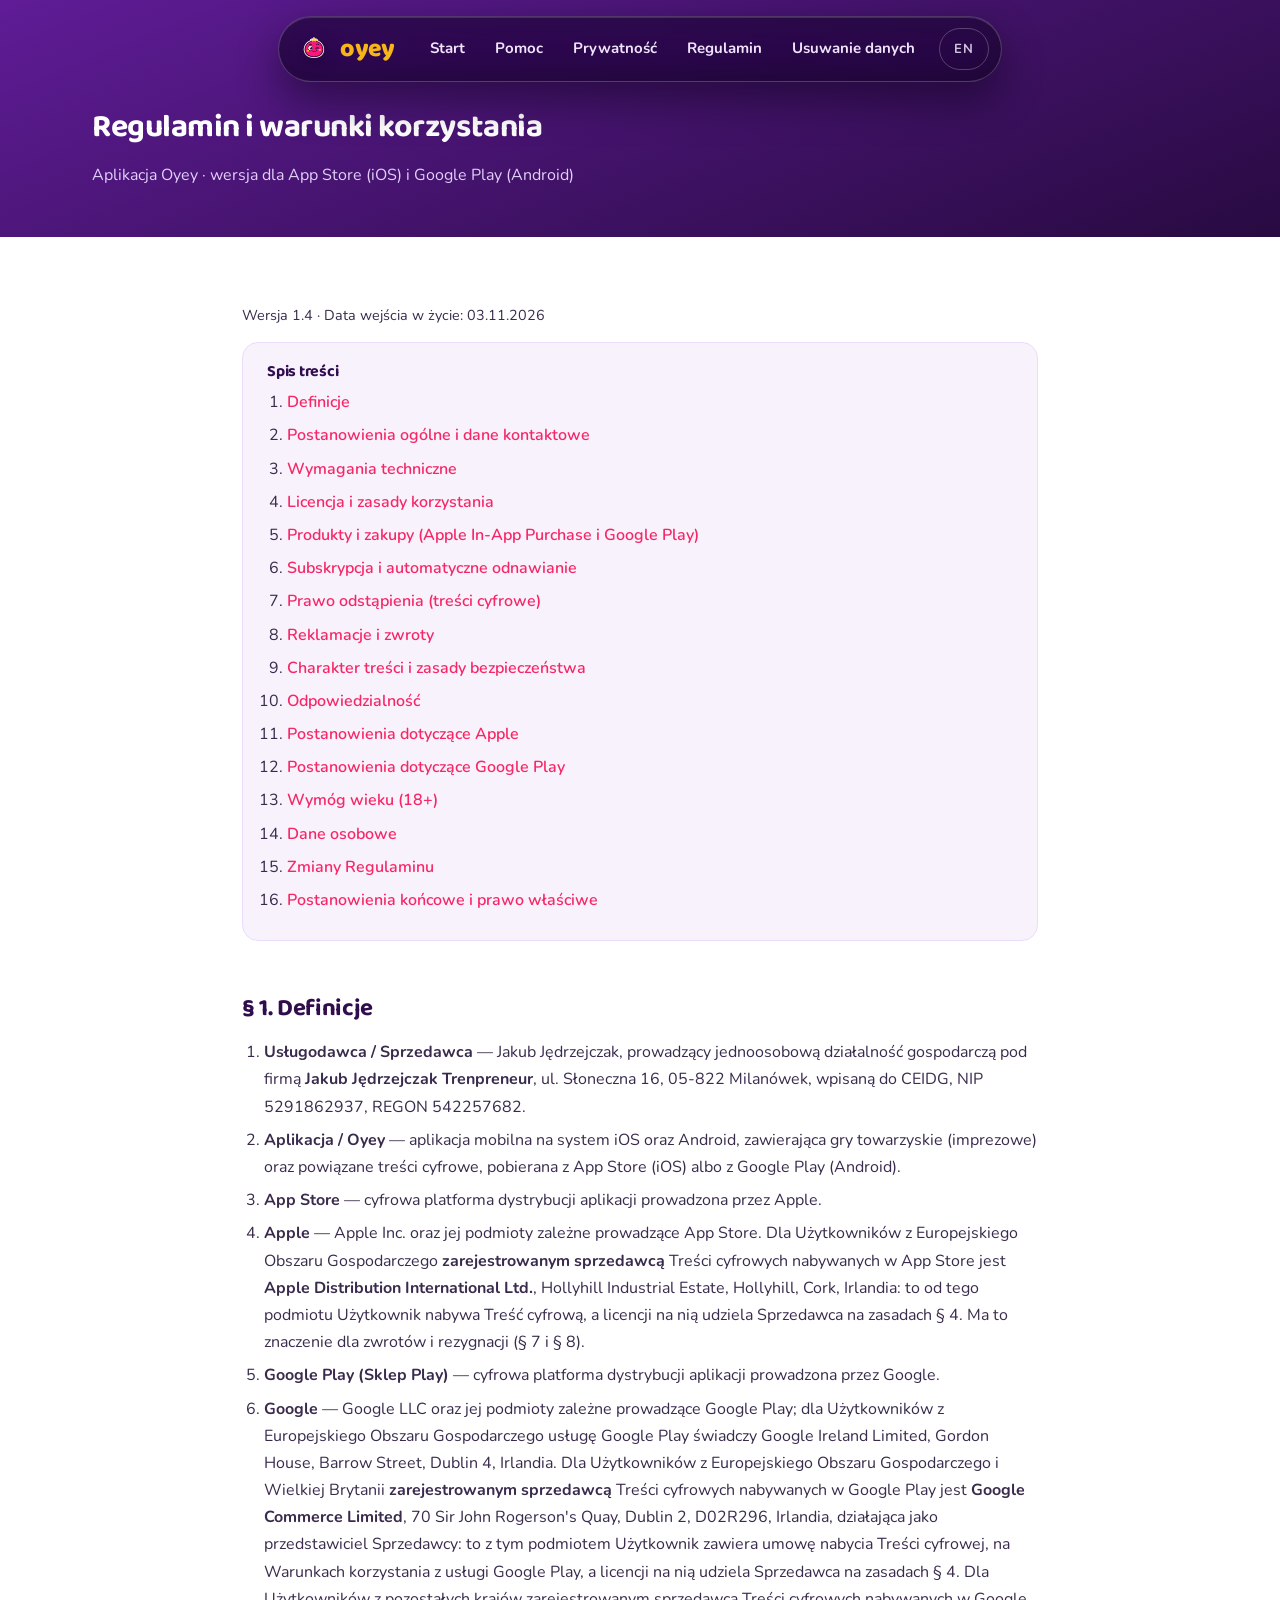
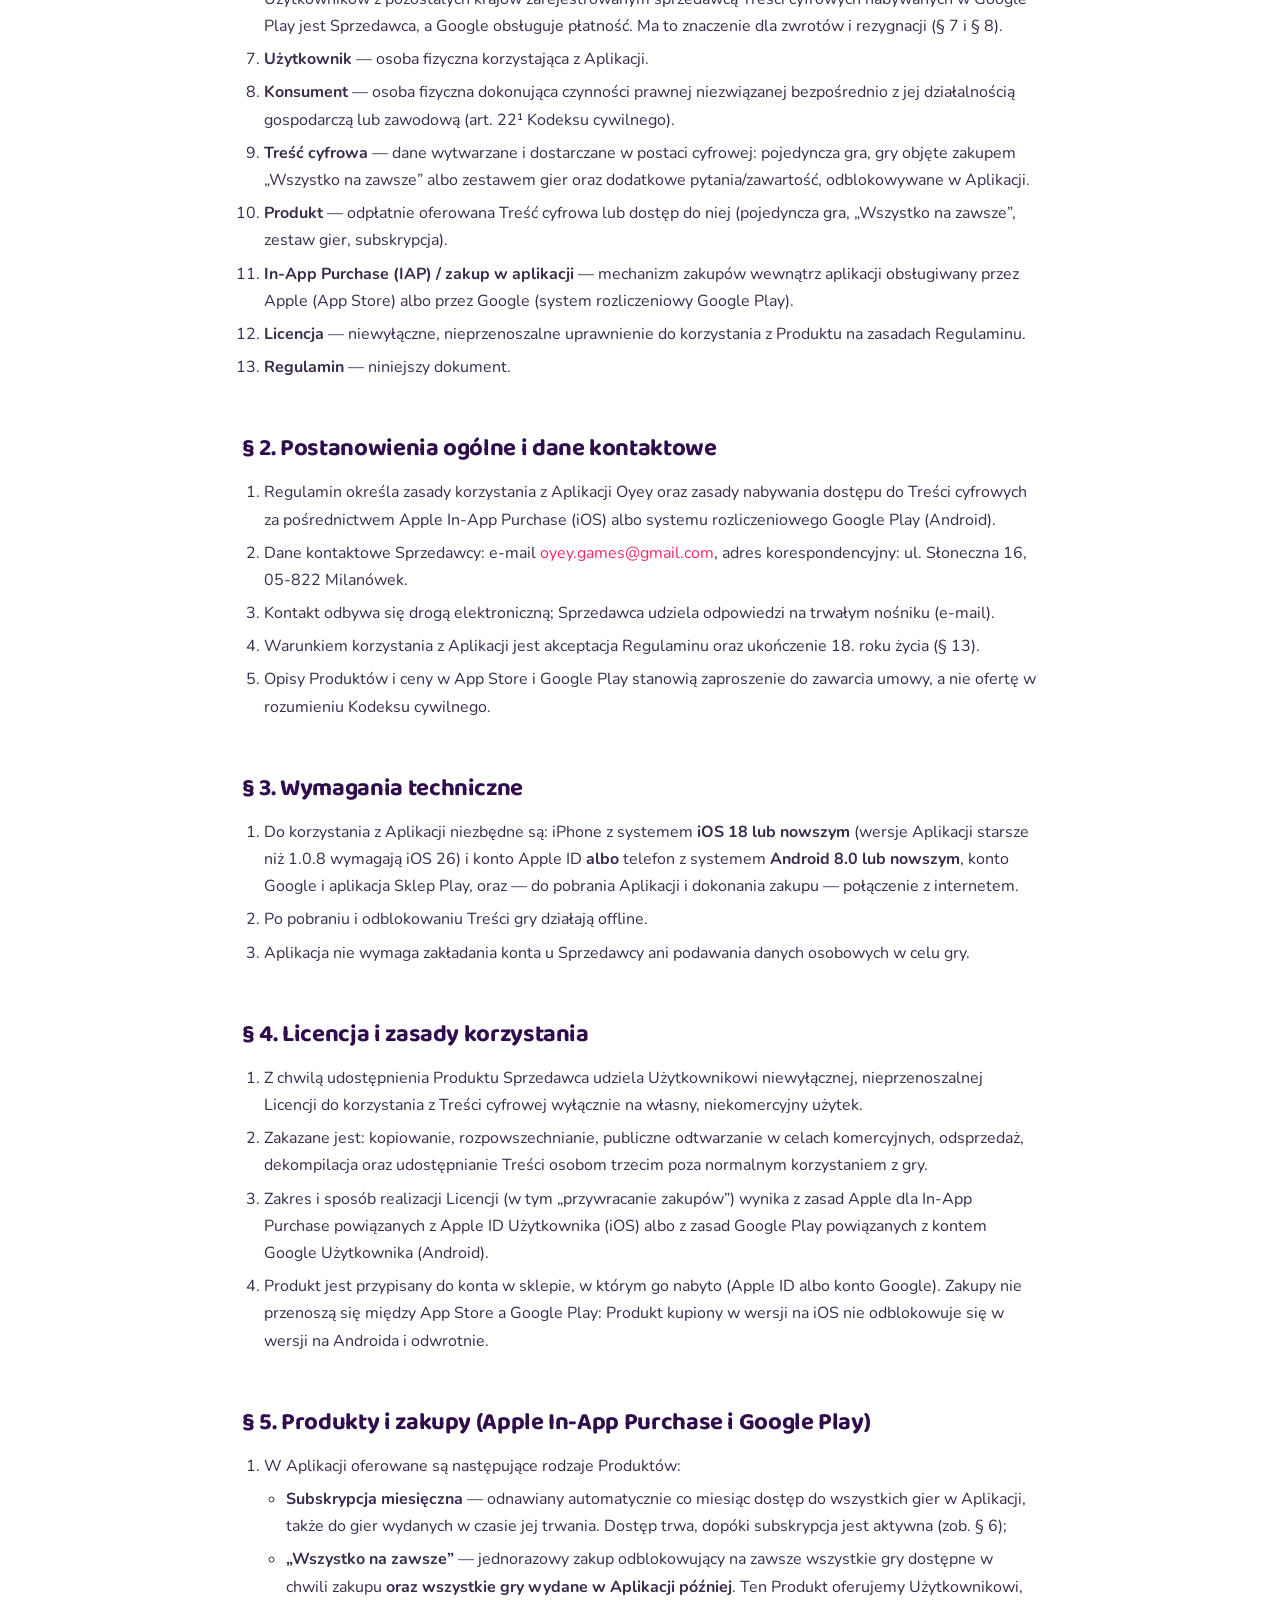
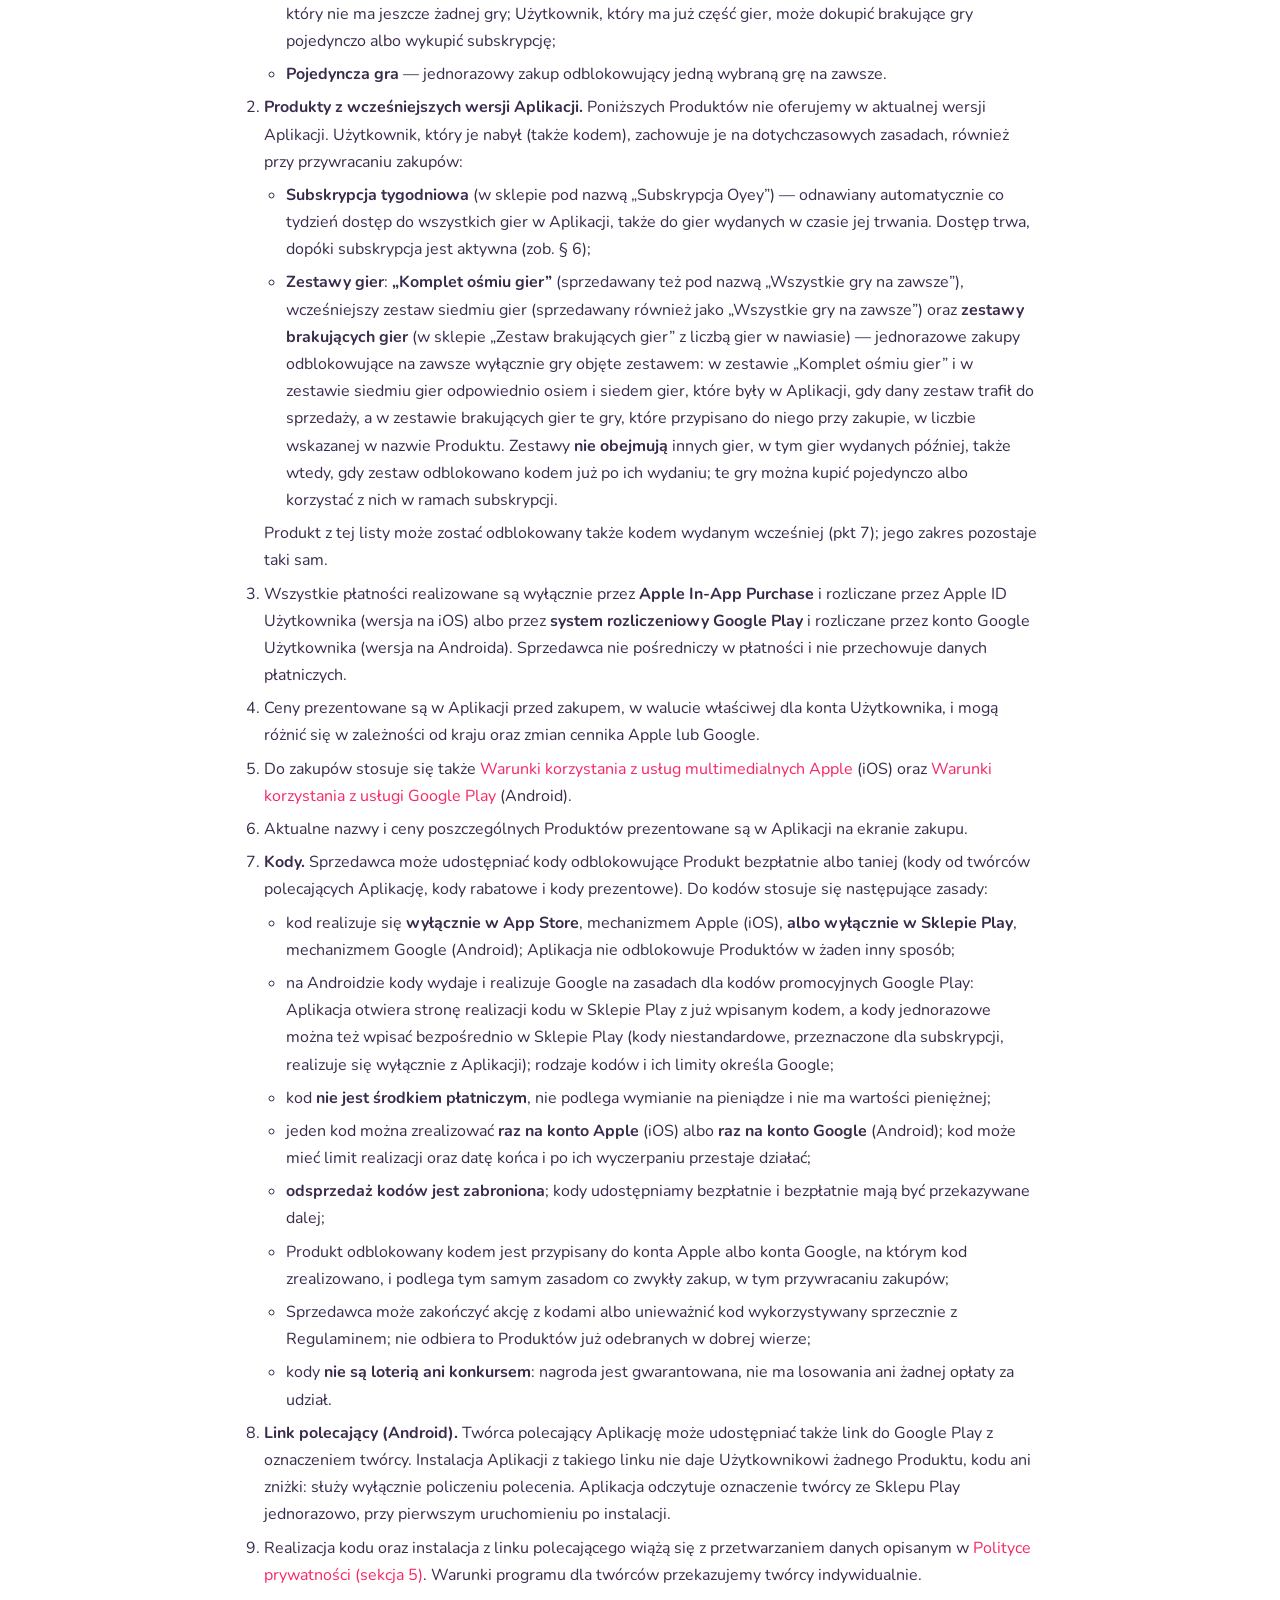
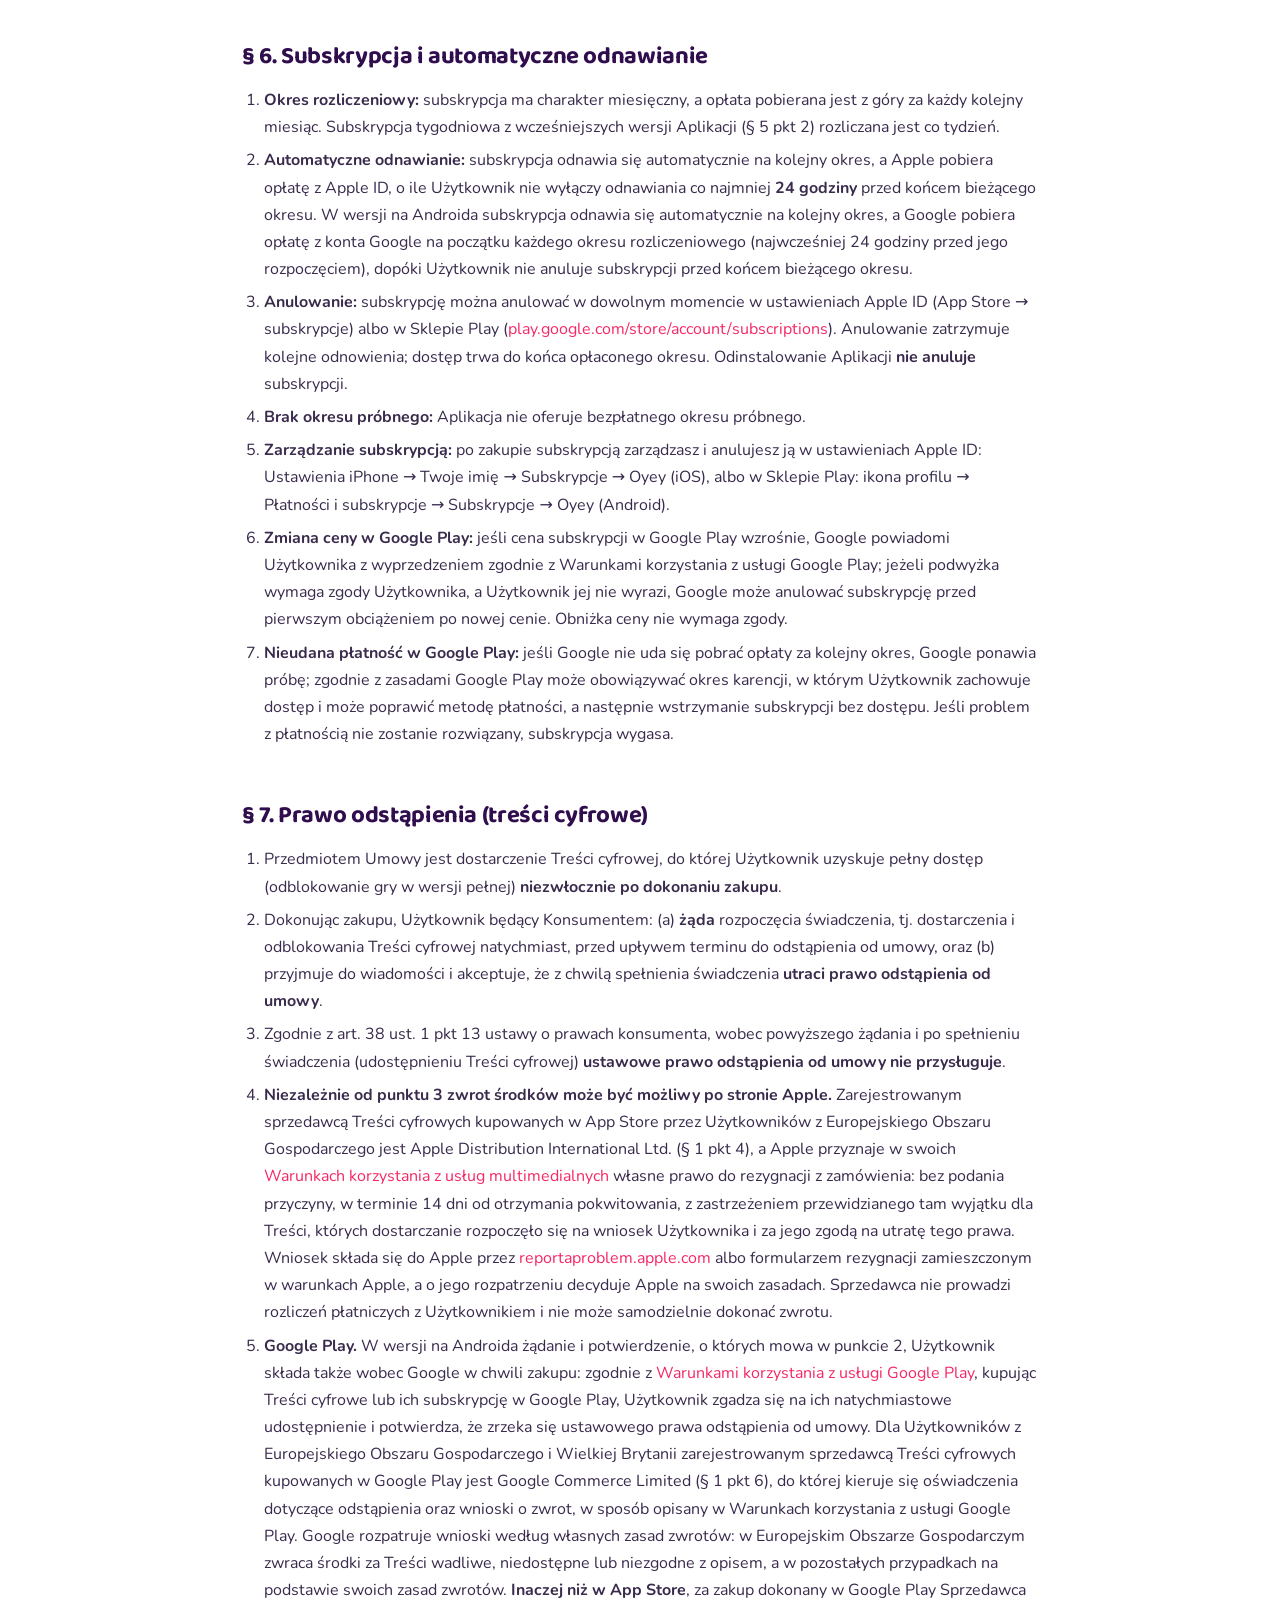
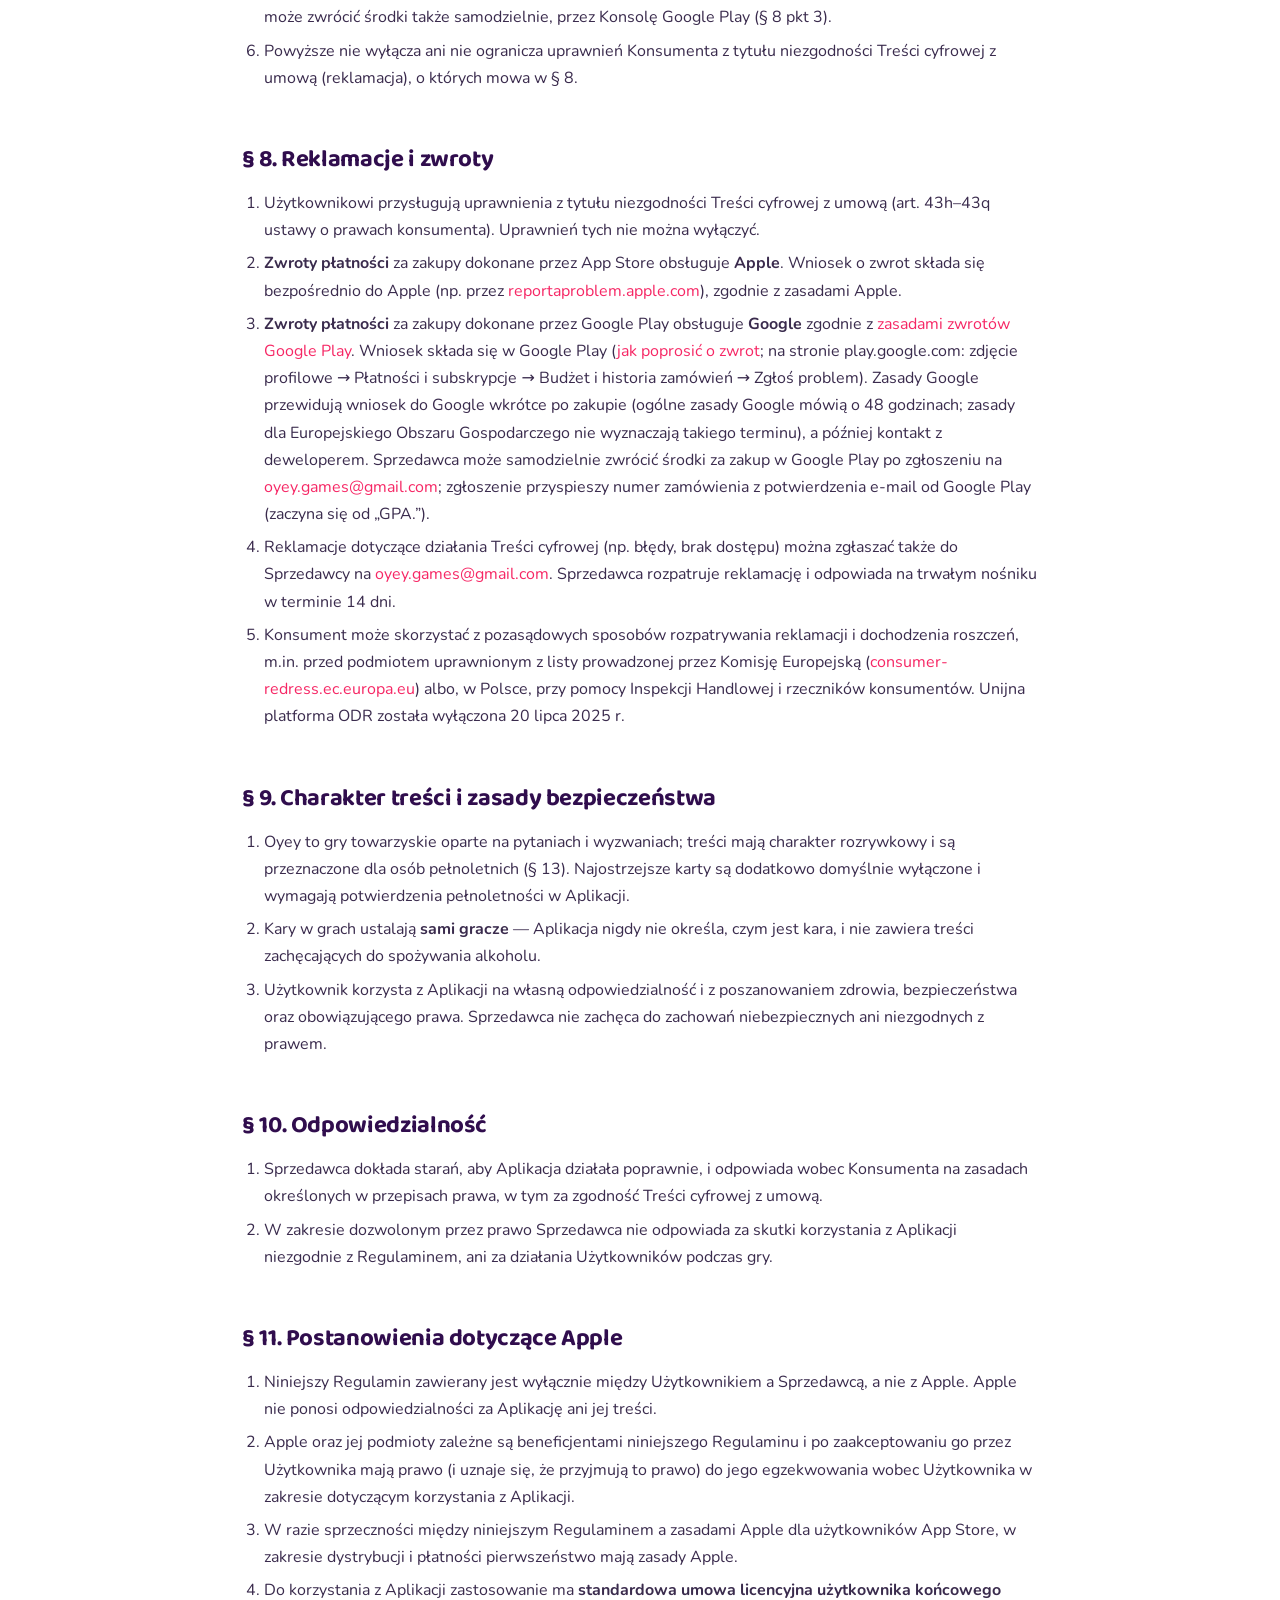
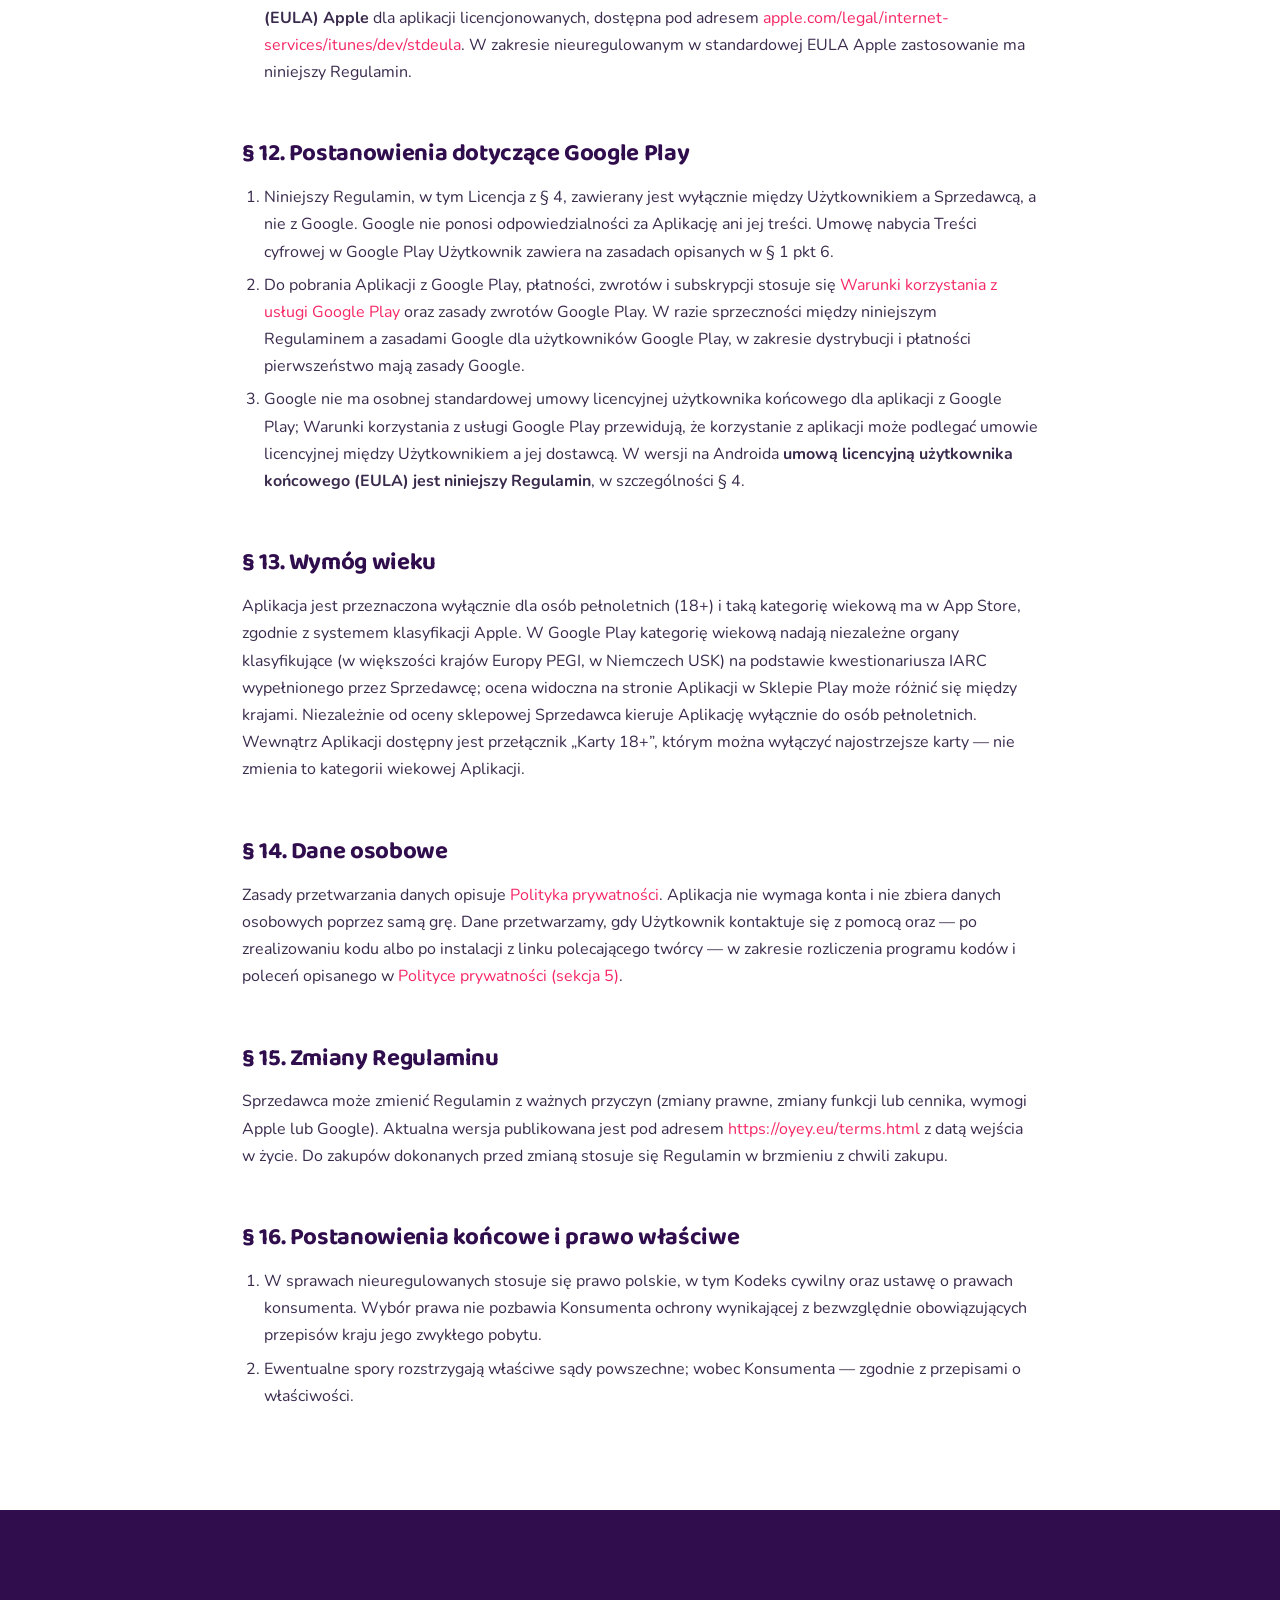
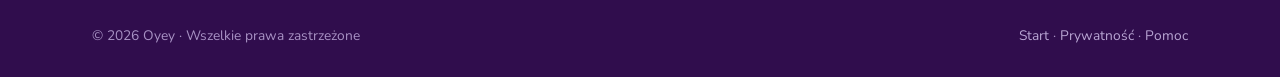
<file: terms.html>
<!DOCTYPE html>
<html lang="pl">
<head>
  <meta charset="UTF-8">
  <meta name="viewport" content="width=device-width, initial-scale=1.0">
  <title>Regulamin / Warunki korzystania — Oyey</title>
  <meta name="description" content="Regulamin i warunki korzystania z aplikacji Oyey. Zasady zakupów przez Apple In-App Purchase i Google Play, licencji, reklamacji i odpowiedzialności.">
  <link rel="canonical" href="https://oyey.eu/terms.html">
  <link rel="alternate" hreflang="pl" href="https://oyey.eu/terms.html">
  <link rel="alternate" hreflang="en" href="https://oyey.eu/terms-en.html">
  <link rel="alternate" hreflang="x-default" href="https://oyey.eu/terms-en.html">
  <meta property="og:type" content="website">
  <meta property="og:site_name" content="Oyey">
  <meta property="og:locale" content="pl_PL">
  <meta property="og:locale:alternate" content="en_GB">
  <meta property="og:url" content="https://oyey.eu/terms.html">
  <meta property="og:title" content="Regulamin / Warunki korzystania — Oyey">
  <meta property="og:description" content="Regulamin i warunki korzystania z aplikacji Oyey. Zasady zakupów przez Apple In-App Purchase i Google Play, licencji, reklamacji i odpowiedzialności.">
  <meta property="og:image" content="https://oyey.eu/assets/img/og-card.png">
  <meta property="og:image:width" content="1200">
  <meta property="og:image:height" content="630">
  <meta property="og:image:alt" content="Maskotka Oyey — gry imprezowe na telefon">
  <meta name="twitter:card" content="summary_large_image">
  <meta name="twitter:title" content="Regulamin / Warunki korzystania — Oyey">
  <meta name="twitter:description" content="Regulamin i warunki korzystania z aplikacji Oyey. Zasady zakupów przez Apple In-App Purchase i Google Play, licencji, reklamacji i odpowiedzialności.">
  <meta name="twitter:image" content="https://oyey.eu/assets/img/og-card.png">
  <meta name="twitter:image:alt" content="Maskotka Oyey — gry imprezowe na telefon">
  <link rel="icon" href="favicon.ico" sizes="any">
  <link rel="icon" type="image/png" sizes="32x32" href="assets/img/favicon-32.png">
  <link rel="apple-touch-icon" href="assets/img/favicon-180.png">
  <link rel="stylesheet" href="assets/css/style.css?v=11">
  <script src="assets/js/nav.js" defer></script>
</head>
<body class="doc">

  <header class="nav">
    <div class="container">
      <a class="nav__brand" href="/pl/"><img class="nav__mascot" src="assets/img/mascot-smile.png" alt=""><span class="wordmark nav__wordmark">oyey</span></a>
      <button class="nav__toggle" aria-label="Menu" onclick="document.getElementById('nav-links').classList.toggle('open')">☰</button>
      <nav class="nav__links" id="nav-links">
        <a href="/pl/">Start</a>
        <a href="support.html">Pomoc</a>
        <a href="privacy.html">Prywatność</a>
        <a href="terms.html">Regulamin</a>
        <a href="data-deletion.html">Usuwanie danych</a>
        <a href="terms-en.html" class="lang-switch" hreflang="en" aria-label="English version">EN</a>
      </nav>
    </div>
  </header>

  <div class="doc-hero">
    <div class="container">
      <h1>Regulamin i warunki korzystania</h1>
      <p>Aplikacja Oyey · wersja dla App Store (iOS) i Google Play (Android)</p>
    </div>
  </div>

  <main class="doc-body">
    <p class="updated">Wersja 1.4 · Data wejścia w życie: 03.11.2026</p>

    <div class="toc">
      <h4>Spis treści</h4>
      <ol>
        <li><a href="#def">Definicje</a></li>
        <li><a href="#ogolne">Postanowienia ogólne i dane kontaktowe</a></li>
        <li><a href="#wymagania">Wymagania techniczne</a></li>
        <li><a href="#licencja">Licencja i zasady korzystania</a></li>
        <li><a href="#produkty">Produkty i zakupy (Apple In-App Purchase i Google Play)</a></li>
        <li><a href="#subskrypcja">Subskrypcja i automatyczne odnawianie</a></li>
        <li><a href="#odstapienie">Prawo odstąpienia (treści cyfrowe)</a></li>
        <li><a href="#reklamacje">Reklamacje i zwroty</a></li>
        <li><a href="#tresci">Charakter treści i zasady bezpieczeństwa</a></li>
        <li><a href="#odpowiedzialnosc">Odpowiedzialność</a></li>
        <li><a href="#apple">Postanowienia dotyczące Apple</a></li>
        <li><a href="#google">Postanowienia dotyczące Google Play</a></li>
        <li><a href="#wiek">Wymóg wieku (18+)</a></li>
        <li><a href="#dane">Dane osobowe</a></li>
        <li><a href="#zmiany">Zmiany Regulaminu</a></li>
        <li><a href="#koncowe">Postanowienia końcowe i prawo właściwe</a></li>
      </ol>
    </div>

    <h2 id="def">§ 1. Definicje</h2>
    <ol>
      <li><strong>Usługodawca / Sprzedawca</strong> — Jakub Jędrzejczak, prowadzący jednoosobową działalność gospodarczą pod firmą <strong>Jakub Jędrzejczak Trenpreneur</strong>, ul. Słoneczna 16, 05-822 Milanówek, wpisaną do CEIDG, NIP 5291862937, REGON 542257682.</li>
      <li><strong>Aplikacja / Oyey</strong> — aplikacja mobilna na system iOS oraz Android, zawierająca gry towarzyskie (imprezowe) oraz powiązane treści cyfrowe, pobierana z App Store (iOS) albo z Google Play (Android).</li>
      <li><strong>App Store</strong> — cyfrowa platforma dystrybucji aplikacji prowadzona przez Apple.</li>
      <li><strong>Apple</strong> — Apple Inc. oraz jej podmioty zależne prowadzące App Store. Dla Użytkowników z Europejskiego Obszaru Gospodarczego <strong>zarejestrowanym sprzedawcą</strong> Treści cyfrowych nabywanych w App Store jest <strong>Apple Distribution International Ltd.</strong>, Hollyhill Industrial Estate, Hollyhill, Cork, Irlandia: to od tego podmiotu Użytkownik nabywa Treść cyfrową, a licencji na nią udziela Sprzedawca na zasadach § 4. Ma to znaczenie dla zwrotów i rezygnacji (§ 7 i § 8).</li>
      <li><strong>Google Play (Sklep Play)</strong> — cyfrowa platforma dystrybucji aplikacji prowadzona przez Google.</li>
      <li><strong>Google</strong> — Google LLC oraz jej podmioty zależne prowadzące Google Play; dla Użytkowników z Europejskiego Obszaru Gospodarczego usługę Google Play świadczy Google Ireland Limited, Gordon House, Barrow Street, Dublin 4, Irlandia. Dla Użytkowników z Europejskiego Obszaru Gospodarczego i Wielkiej Brytanii <strong>zarejestrowanym sprzedawcą</strong> Treści cyfrowych nabywanych w Google Play jest <strong>Google Commerce Limited</strong>, 70 Sir John Rogerson's Quay, Dublin 2, D02R296, Irlandia, działająca jako przedstawiciel Sprzedawcy: to z tym podmiotem Użytkownik zawiera umowę nabycia Treści cyfrowej, na Warunkach korzystania z usługi Google Play, a licencji na nią udziela Sprzedawca na zasadach § 4. Dla Użytkowników z pozostałych krajów zarejestrowanym sprzedawcą Treści cyfrowych nabywanych w Google Play jest Sprzedawca, a Google obsługuje płatność. Ma to znaczenie dla zwrotów i rezygnacji (§ 7 i § 8).</li>
      <li><strong>Użytkownik</strong> — osoba fizyczna korzystająca z Aplikacji.</li>
      <li><strong>Konsument</strong> — osoba fizyczna dokonująca czynności prawnej niezwiązanej bezpośrednio z jej działalnością gospodarczą lub zawodową (art. 22¹ Kodeksu cywilnego).</li>
      <li><strong>Treść cyfrowa</strong> — dane wytwarzane i dostarczane w postaci cyfrowej: pojedyncza gra, gry objęte zakupem „Wszystko na zawsze” albo zestawem gier oraz dodatkowe pytania/zawartość, odblokowywane w Aplikacji.</li>
      <li><strong>Produkt</strong> — odpłatnie oferowana Treść cyfrowa lub dostęp do niej (pojedyncza gra, „Wszystko na zawsze”, zestaw gier, subskrypcja).</li>
      <li><strong>In-App Purchase (IAP) / zakup w aplikacji</strong> — mechanizm zakupów wewnątrz aplikacji obsługiwany przez Apple (App Store) albo przez Google (system rozliczeniowy Google Play).</li>
      <li><strong>Licencja</strong> — niewyłączne, nieprzenoszalne uprawnienie do korzystania z Produktu na zasadach Regulaminu.</li>
      <li><strong>Regulamin</strong> — niniejszy dokument.</li>
    </ol>

    <h2 id="ogolne">§ 2. Postanowienia ogólne i dane kontaktowe</h2>
    <ol>
      <li>Regulamin określa zasady korzystania z Aplikacji Oyey oraz zasady nabywania dostępu do Treści cyfrowych za pośrednictwem Apple In-App Purchase (iOS) albo systemu rozliczeniowego Google Play (Android).</li>
      <li>Dane kontaktowe Sprzedawcy: e-mail <a href="mailto:oyey.games@gmail.com">oyey.games@gmail.com</a>, adres korespondencyjny: ul. Słoneczna 16, 05-822 Milanówek.</li>
      <li>Kontakt odbywa się drogą elektroniczną; Sprzedawca udziela odpowiedzi na trwałym nośniku (e-mail).</li>
      <li>Warunkiem korzystania z Aplikacji jest akceptacja Regulaminu oraz ukończenie 18. roku życia (§ 13).</li>
      <li>Opisy Produktów i ceny w App Store i Google Play stanowią zaproszenie do zawarcia umowy, a nie ofertę w rozumieniu Kodeksu cywilnego.</li>
    </ol>

    <h2 id="wymagania">§ 3. Wymagania techniczne</h2>
    <ol>
      <li>Do korzystania z Aplikacji niezbędne są: iPhone z systemem <strong>iOS 18 lub nowszym</strong> (wersje Aplikacji starsze niż 1.0.8 wymagają iOS 26) i konto Apple ID <strong>albo</strong> telefon z systemem <strong>Android 8.0 lub nowszym</strong>, konto Google i aplikacja Sklep Play, oraz — do pobrania Aplikacji i dokonania zakupu — połączenie z internetem.</li>
      <li>Po pobraniu i odblokowaniu Treści gry działają offline.</li>
      <li>Aplikacja nie wymaga zakładania konta u Sprzedawcy ani podawania danych osobowych w celu gry.</li>
    </ol>

    <h2 id="licencja">§ 4. Licencja i zasady korzystania</h2>
    <ol>
      <li>Z chwilą udostępnienia Produktu Sprzedawca udziela Użytkownikowi niewyłącznej, nieprzenoszalnej Licencji do korzystania z Treści cyfrowej wyłącznie na własny, niekomercyjny użytek.</li>
      <li>Zakazane jest: kopiowanie, rozpowszechnianie, publiczne odtwarzanie w celach komercyjnych, odsprzedaż, dekompilacja oraz udostępnianie Treści osobom trzecim poza normalnym korzystaniem z gry.</li>
      <li>Zakres i sposób realizacji Licencji (w tym „przywracanie zakupów”) wynika z zasad Apple dla In-App Purchase powiązanych z Apple ID Użytkownika (iOS) albo z zasad Google Play powiązanych z kontem Google Użytkownika (Android).</li>
      <li>Produkt jest przypisany do konta w sklepie, w którym go nabyto (Apple ID albo konto Google). Zakupy nie przenoszą się między App Store a Google Play: Produkt kupiony w wersji na iOS nie odblokowuje się w wersji na Androida i odwrotnie.</li>
    </ol>

    <h2 id="produkty">§ 5. Produkty i zakupy (Apple In-App Purchase i Google Play)</h2>
    <ol>
      <li>W Aplikacji oferowane są następujące rodzaje Produktów:
        <ul>
          <li><strong>Subskrypcja miesięczna</strong> — odnawiany automatycznie co miesiąc dostęp do wszystkich gier w Aplikacji, także do gier wydanych w czasie jej trwania. Dostęp trwa, dopóki subskrypcja jest aktywna (zob. § 6);</li>
          <li><strong>„Wszystko na zawsze”</strong> — jednorazowy zakup odblokowujący na zawsze wszystkie gry dostępne w chwili zakupu <strong>oraz wszystkie gry wydane w Aplikacji później</strong>. Ten Produkt oferujemy Użytkownikowi, który nie ma jeszcze żadnej gry; Użytkownik, który ma już część gier, może dokupić brakujące gry pojedynczo albo wykupić subskrypcję;</li>
          <li><strong>Pojedyncza gra</strong> — jednorazowy zakup odblokowujący jedną wybraną grę na zawsze.</li>
        </ul>
      </li>
      <li><strong>Produkty z wcześniejszych wersji Aplikacji.</strong> Poniższych Produktów nie oferujemy w aktualnej wersji Aplikacji. Użytkownik, który je nabył (także kodem), zachowuje je na dotychczasowych zasadach, również przy przywracaniu zakupów:
        <ul>
          <li><strong>Subskrypcja tygodniowa</strong> (w sklepie pod nazwą „Subskrypcja Oyey”) — odnawiany automatycznie co tydzień dostęp do wszystkich gier w Aplikacji, także do gier wydanych w czasie jej trwania. Dostęp trwa, dopóki subskrypcja jest aktywna (zob. § 6);</li>
          <li><strong>Zestawy gier</strong>: <strong>„Komplet ośmiu gier”</strong> (sprzedawany też pod nazwą „Wszystkie gry na zawsze”), wcześniejszy zestaw siedmiu gier (sprzedawany również jako „Wszystkie gry na zawsze”) oraz <strong>zestawy brakujących gier</strong> (w sklepie „Zestaw brakujących gier” z liczbą gier w nawiasie) — jednorazowe zakupy odblokowujące na zawsze wyłącznie gry objęte zestawem: w zestawie „Komplet ośmiu gier” i w zestawie siedmiu gier odpowiednio osiem i siedem gier, które były w Aplikacji, gdy dany zestaw trafił do sprzedaży, a w zestawie brakujących gier te gry, które przypisano do niego przy zakupie, w liczbie wskazanej w nazwie Produktu. Zestawy <strong>nie obejmują</strong> innych gier, w tym gier wydanych później, także wtedy, gdy zestaw odblokowano kodem już po ich wydaniu; te gry można kupić pojedynczo albo korzystać z nich w ramach subskrypcji.</li>
        </ul>
        Produkt z tej listy może zostać odblokowany także kodem wydanym wcześniej (pkt 7); jego zakres pozostaje taki sam.
      </li>
      <li>Wszystkie płatności realizowane są wyłącznie przez <strong>Apple In-App Purchase</strong> i rozliczane przez Apple ID Użytkownika (wersja na iOS) albo przez <strong>system rozliczeniowy Google Play</strong> i rozliczane przez konto Google Użytkownika (wersja na Androida). Sprzedawca nie pośredniczy w płatności i nie przechowuje danych płatniczych.</li>
      <li>Ceny prezentowane są w Aplikacji przed zakupem, w walucie właściwej dla konta Użytkownika, i mogą różnić się w zależności od kraju oraz zmian cennika Apple lub Google.</li>
      <li>Do zakupów stosuje się także <a href="https://www.apple.com/legal/internet-services/itunes/" target="_blank" rel="noopener">Warunki korzystania z usług multimedialnych Apple</a> (iOS) oraz <a href="https://play.google.com/intl/pl_pl/about/play-terms/" target="_blank" rel="noopener">Warunki korzystania z usługi Google Play</a> (Android).</li>
      <li>Aktualne nazwy i ceny poszczególnych Produktów prezentowane są w Aplikacji na ekranie zakupu.</li>
      <li><strong>Kody.</strong> Sprzedawca może udostępniać kody odblokowujące Produkt bezpłatnie albo taniej (kody od twórców polecających Aplikację, kody rabatowe i kody prezentowe). Do kodów stosuje się następujące zasady:
        <ul>
          <li>kod realizuje się <strong>wyłącznie w App Store</strong>, mechanizmem Apple (iOS), <strong>albo wyłącznie w Sklepie Play</strong>, mechanizmem Google (Android); Aplikacja nie odblokowuje Produktów w żaden inny sposób;</li>
          <li>na Androidzie kody wydaje i realizuje Google na zasadach dla kodów promocyjnych Google Play: Aplikacja otwiera stronę realizacji kodu w Sklepie Play z już wpisanym kodem, a kody jednorazowe można też wpisać bezpośrednio w Sklepie Play (kody niestandardowe, przeznaczone dla subskrypcji, realizuje się wyłącznie z Aplikacji); rodzaje kodów i ich limity określa Google;</li>
          <li>kod <strong>nie jest środkiem płatniczym</strong>, nie podlega wymianie na pieniądze i nie ma wartości pieniężnej;</li>
          <li>jeden kod można zrealizować <strong>raz na konto Apple</strong> (iOS) albo <strong>raz na konto Google</strong> (Android); kod może mieć limit realizacji oraz datę końca i po ich wyczerpaniu przestaje działać;</li>
          <li><strong>odsprzedaż kodów jest zabroniona</strong>; kody udostępniamy bezpłatnie i bezpłatnie mają być przekazywane dalej;</li>
          <li>Produkt odblokowany kodem jest przypisany do konta Apple albo konta Google, na którym kod zrealizowano, i podlega tym samym zasadom co zwykły zakup, w tym przywracaniu zakupów;</li>
          <li>Sprzedawca może zakończyć akcję z kodami albo unieważnić kod wykorzystywany sprzecznie z Regulaminem; nie odbiera to Produktów już odebranych w dobrej wierze;</li>
          <li>kody <strong>nie są loterią ani konkursem</strong>: nagroda jest gwarantowana, nie ma losowania ani żadnej opłaty za udział.</li>
        </ul>
      </li>
      <li><strong>Link polecający (Android).</strong> Twórca polecający Aplikację może udostępniać także link do Google Play z oznaczeniem twórcy. Instalacja Aplikacji z takiego linku nie daje Użytkownikowi żadnego Produktu, kodu ani zniżki: służy wyłącznie policzeniu polecenia. Aplikacja odczytuje oznaczenie twórcy ze Sklepu Play jednorazowo, przy pierwszym uruchomieniu po instalacji.</li>
      <li>Realizacja kodu oraz instalacja z linku polecającego wiążą się z przetwarzaniem danych opisanym w <a href="privacy.html#kody">Polityce prywatności (sekcja 5)</a>. Warunki programu dla twórców przekazujemy twórcy indywidualnie.</li>
    </ol>

    <h2 id="subskrypcja">§ 6. Subskrypcja i automatyczne odnawianie</h2>
    <ol>
      <li><strong>Okres rozliczeniowy:</strong> subskrypcja ma charakter miesięczny, a opłata pobierana jest z góry za każdy kolejny miesiąc. Subskrypcja tygodniowa z wcześniejszych wersji Aplikacji (§ 5 pkt 2) rozliczana jest co tydzień.</li>
      <li><strong>Automatyczne odnawianie:</strong> subskrypcja odnawia się automatycznie na kolejny okres, a Apple pobiera opłatę z Apple ID, o ile Użytkownik nie wyłączy odnawiania co najmniej <strong>24 godziny</strong> przed końcem bieżącego okresu. W wersji na Androida subskrypcja odnawia się automatycznie na kolejny okres, a Google pobiera opłatę z konta Google na początku każdego okresu rozliczeniowego (najwcześniej 24 godziny przed jego rozpoczęciem), dopóki Użytkownik nie anuluje subskrypcji przed końcem bieżącego okresu.</li>
      <li><strong>Anulowanie:</strong> subskrypcję można anulować w dowolnym momencie w ustawieniach Apple ID (App Store → subskrypcje) albo w Sklepie Play (<a href="https://play.google.com/store/account/subscriptions" target="_blank" rel="noopener">play.google.com/store/account/<wbr>subscriptions</a>). Anulowanie zatrzymuje kolejne odnowienia; dostęp trwa do końca opłaconego okresu. Odinstalowanie Aplikacji <strong>nie anuluje</strong> subskrypcji.</li>
      <li><strong>Brak okresu próbnego:</strong> Aplikacja nie oferuje bezpłatnego okresu próbnego.</li>
      <li><strong>Zarządzanie subskrypcją:</strong> po zakupie subskrypcją zarządzasz i anulujesz ją w ustawieniach Apple ID: Ustawienia iPhone → Twoje imię → Subskrypcje → Oyey (iOS), albo w Sklepie Play: ikona profilu → Płatności i subskrypcje → Subskrypcje → Oyey (Android).</li>
      <li><strong>Zmiana ceny w Google Play:</strong> jeśli cena subskrypcji w Google Play wzrośnie, Google powiadomi Użytkownika z wyprzedzeniem zgodnie z Warunkami korzystania z usługi Google Play; jeżeli podwyżka wymaga zgody Użytkownika, a Użytkownik jej nie wyrazi, Google może anulować subskrypcję przed pierwszym obciążeniem po nowej cenie. Obniżka ceny nie wymaga zgody.</li>
      <li><strong>Nieudana płatność w Google Play:</strong> jeśli Google nie uda się pobrać opłaty za kolejny okres, Google ponawia próbę; zgodnie z zasadami Google Play może obowiązywać okres karencji, w którym Użytkownik zachowuje dostęp i może poprawić metodę płatności, a następnie wstrzymanie subskrypcji bez dostępu. Jeśli problem z płatnością nie zostanie rozwiązany, subskrypcja wygasa.</li>
    </ol>

    <h2 id="odstapienie">§ 7. Prawo odstąpienia (treści cyfrowe)</h2>
    <ol>
      <li>Przedmiotem Umowy jest dostarczenie Treści cyfrowej, do której Użytkownik uzyskuje pełny dostęp (odblokowanie gry w wersji pełnej) <strong>niezwłocznie po dokonaniu zakupu</strong>.</li>
      <li>Dokonując zakupu, Użytkownik będący Konsumentem: (a) <strong>żąda</strong> rozpoczęcia świadczenia, tj. dostarczenia i odblokowania Treści cyfrowej natychmiast, przed upływem terminu do odstąpienia od umowy, oraz (b) przyjmuje do wiadomości i akceptuje, że z chwilą spełnienia świadczenia <strong>utraci prawo odstąpienia od umowy</strong>.</li>
      <li>Zgodnie z art. 38 ust. 1 pkt 13 ustawy o prawach konsumenta, wobec powyższego żądania i po spełnieniu świadczenia (udostępnieniu Treści cyfrowej) <strong>ustawowe prawo odstąpienia od umowy nie przysługuje</strong>.</li>
      <li><strong>Niezależnie od punktu 3 zwrot środków może być możliwy po stronie Apple.</strong> Zarejestrowanym sprzedawcą Treści cyfrowych kupowanych w App Store przez Użytkowników z Europejskiego Obszaru Gospodarczego jest Apple Distribution International Ltd. (§ 1 pkt 4), a Apple przyznaje w swoich <a href="https://www.apple.com/legal/internet-services/itunes/" target="_blank" rel="noopener">Warunkach korzystania z usług multimedialnych</a> własne prawo do rezygnacji z zamówienia: bez podania przyczyny, w terminie 14 dni od otrzymania pokwitowania, z zastrzeżeniem przewidzianego tam wyjątku dla Treści, których dostarczanie rozpoczęło się na wniosek Użytkownika i za jego zgodą na utratę tego prawa. Wniosek składa się do Apple przez <a href="https://reportaproblem.apple.com/" target="_blank" rel="noopener">reportaproblem.apple.com</a> albo formularzem rezygnacji zamieszczonym w warunkach Apple, a o jego rozpatrzeniu decyduje Apple na swoich zasadach. Sprzedawca nie prowadzi rozliczeń płatniczych z Użytkownikiem i nie może samodzielnie dokonać zwrotu.</li>
      <li><strong>Google Play.</strong> W wersji na Androida żądanie i potwierdzenie, o których mowa w punkcie 2, Użytkownik składa także wobec Google w chwili zakupu: zgodnie z <a href="https://play.google.com/intl/pl_pl/about/play-terms/" target="_blank" rel="noopener">Warunkami korzystania z usługi Google Play</a>, kupując Treści cyfrowe lub ich subskrypcję w Google Play, Użytkownik zgadza się na ich natychmiastowe udostępnienie i potwierdza, że zrzeka się ustawowego prawa odstąpienia od umowy. Dla Użytkowników z Europejskiego Obszaru Gospodarczego i Wielkiej Brytanii zarejestrowanym sprzedawcą Treści cyfrowych kupowanych w Google Play jest Google Commerce Limited (§ 1 pkt 6), do której kieruje się oświadczenia dotyczące odstąpienia oraz wnioski o zwrot, w sposób opisany w Warunkach korzystania z usługi Google Play. Google rozpatruje wnioski według własnych zasad zwrotów: w Europejskim Obszarze Gospodarczym zwraca środki za Treści wadliwe, niedostępne lub niezgodne z opisem, a w pozostałych przypadkach na podstawie swoich zasad zwrotów. <strong>Inaczej niż w App Store</strong>, za zakup dokonany w Google Play Sprzedawca może zwrócić środki także samodzielnie, przez Konsolę Google Play (§ 8 pkt 3).</li>
      <li>Powyższe nie wyłącza ani nie ogranicza uprawnień Konsumenta z tytułu niezgodności Treści cyfrowej z umową (reklamacja), o których mowa w § 8.</li>
    </ol>

    <h2 id="reklamacje">§ 8. Reklamacje i zwroty</h2>
    <ol>
      <li>Użytkownikowi przysługują uprawnienia z tytułu niezgodności Treści cyfrowej z umową (art. 43h–43q ustawy o prawach konsumenta). Uprawnień tych nie można wyłączyć.</li>
      <li><strong>Zwroty płatności</strong> za zakupy dokonane przez App Store obsługuje <strong>Apple</strong>. Wniosek o zwrot składa się bezpośrednio do Apple (np. przez <a href="https://reportaproblem.apple.com/" target="_blank" rel="noopener">reportaproblem.apple.com</a>), zgodnie z zasadami Apple.</li>
      <li><strong>Zwroty płatności</strong> za zakupy dokonane przez Google Play obsługuje <strong>Google</strong> zgodnie z <a href="https://support.google.com/googleplay/answer/15576634?hl=pl" target="_blank" rel="noopener">zasadami zwrotów Google Play</a>. Wniosek składa się w Google Play (<a href="https://support.google.com/googleplay/answer/15575720?hl=pl" target="_blank" rel="noopener">jak poprosić o zwrot</a>; na stronie play.google.com: zdjęcie profilowe → Płatności i subskrypcje → Budżet i historia zamówień → Zgłoś problem). Zasady Google przewidują wniosek do Google wkrótce po zakupie (ogólne zasady Google mówią o 48 godzinach; zasady dla Europejskiego Obszaru Gospodarczego nie wyznaczają takiego terminu), a później kontakt z deweloperem. Sprzedawca może samodzielnie zwrócić środki za zakup w Google Play po zgłoszeniu na <a href="mailto:oyey.games@gmail.com">oyey.games@gmail.com</a>; zgłoszenie przyspieszy numer zamówienia z potwierdzenia e-mail od Google Play (zaczyna się od „GPA.”).</li>
      <li>Reklamacje dotyczące działania Treści cyfrowej (np. błędy, brak dostępu) można zgłaszać także do Sprzedawcy na <a href="mailto:oyey.games@gmail.com">oyey.games@gmail.com</a>. Sprzedawca rozpatruje reklamację i odpowiada na trwałym nośniku w terminie 14 dni.</li>
      <li>Konsument może skorzystać z pozasądowych sposobów rozpatrywania reklamacji i dochodzenia roszczeń, m.in. przed podmiotem uprawnionym z listy prowadzonej przez Komisję Europejską (<a href="https://consumer-redress.ec.europa.eu/" target="_blank" rel="noopener">consumer-redress.ec.europa.eu</a>) albo, w Polsce, przy pomocy Inspekcji Handlowej i rzeczników konsumentów. Unijna platforma ODR została wyłączona 20 lipca 2025 r.</li>
    </ol>

    <h2 id="tresci">§ 9. Charakter treści i zasady bezpieczeństwa</h2>
    <ol>
      <li>Oyey to gry towarzyskie oparte na pytaniach i wyzwaniach; treści mają charakter rozrywkowy i są przeznaczone dla osób pełnoletnich (§ 13). Najostrzejsze karty są dodatkowo domyślnie wyłączone i wymagają potwierdzenia pełnoletności w Aplikacji.</li>
      <li>Kary w grach ustalają <strong>sami gracze</strong> — Aplikacja nigdy nie określa, czym jest kara, i nie zawiera treści zachęcających do spożywania alkoholu.</li>
      <li>Użytkownik korzysta z Aplikacji na własną odpowiedzialność i z poszanowaniem zdrowia, bezpieczeństwa oraz obowiązującego prawa. Sprzedawca nie zachęca do zachowań niebezpiecznych ani niezgodnych z prawem.</li>
    </ol>

    <h2 id="odpowiedzialnosc">§ 10. Odpowiedzialność</h2>
    <ol>
      <li>Sprzedawca dokłada starań, aby Aplikacja działała poprawnie, i odpowiada wobec Konsumenta na zasadach określonych w przepisach prawa, w tym za zgodność Treści cyfrowej z umową.</li>
      <li>W zakresie dozwolonym przez prawo Sprzedawca nie odpowiada za skutki korzystania z Aplikacji niezgodnie z Regulaminem, ani za działania Użytkowników podczas gry.</li>
    </ol>

    <h2 id="apple">§ 11. Postanowienia dotyczące Apple</h2>
    <ol>
      <li>Niniejszy Regulamin zawierany jest wyłącznie między Użytkownikiem a Sprzedawcą, a nie z Apple. Apple nie ponosi odpowiedzialności za Aplikację ani jej treści.</li>
      <li>Apple oraz jej podmioty zależne są beneficjentami niniejszego Regulaminu i po zaakceptowaniu go przez Użytkownika mają prawo (i uznaje się, że przyjmują to prawo) do jego egzekwowania wobec Użytkownika w zakresie dotyczącym korzystania z Aplikacji.</li>
      <li>W razie sprzeczności między niniejszym Regulaminem a zasadami Apple dla użytkowników App Store, w zakresie dystrybucji i płatności pierwszeństwo mają zasady Apple.</li>
      <li>Do korzystania z Aplikacji zastosowanie ma <strong>standardowa umowa licencyjna użytkownika końcowego (EULA) Apple</strong> dla aplikacji licencjonowanych, dostępna pod adresem <a href="https://www.apple.com/legal/internet-services/itunes/dev/stdeula/" target="_blank" rel="noopener">apple.com/legal/internet-services/itunes/dev/stdeula</a>. W zakresie nieuregulowanym w standardowej EULA Apple zastosowanie ma niniejszy Regulamin.</li>
    </ol>

    <h2 id="google">§ 12. Postanowienia dotyczące Google Play</h2>
    <ol>
      <li>Niniejszy Regulamin, w tym Licencja z § 4, zawierany jest wyłącznie między Użytkownikiem a Sprzedawcą, a nie z Google. Google nie ponosi odpowiedzialności za Aplikację ani jej treści. Umowę nabycia Treści cyfrowej w Google Play Użytkownik zawiera na zasadach opisanych w § 1 pkt 6.</li>
      <li>Do pobrania Aplikacji z Google Play, płatności, zwrotów i subskrypcji stosuje się <a href="https://play.google.com/intl/pl_pl/about/play-terms/" target="_blank" rel="noopener">Warunki korzystania z usługi Google Play</a> oraz zasady zwrotów Google Play. W razie sprzeczności między niniejszym Regulaminem a zasadami Google dla użytkowników Google Play, w zakresie dystrybucji i płatności pierwszeństwo mają zasady Google.</li>
      <li>Google nie ma osobnej standardowej umowy licencyjnej użytkownika końcowego dla aplikacji z Google Play; Warunki korzystania z usługi Google Play przewidują, że korzystanie z aplikacji może podlegać umowie licencyjnej między Użytkownikiem a jej dostawcą. W wersji na Androida <strong>umową licencyjną użytkownika końcowego (EULA) jest niniejszy Regulamin</strong>, w szczególności § 4.</li>
    </ol>

    <h2 id="wiek">§ 13. Wymóg wieku</h2>
    <p>Aplikacja jest przeznaczona wyłącznie dla osób pełnoletnich (18+) i taką kategorię wiekową ma w App Store, zgodnie z systemem klasyfikacji Apple. W Google Play kategorię wiekową nadają niezależne organy klasyfikujące (w większości krajów Europy PEGI, w Niemczech USK) na podstawie kwestionariusza IARC wypełnionego przez Sprzedawcę; ocena widoczna na stronie Aplikacji w Sklepie Play może różnić się między krajami. Niezależnie od oceny sklepowej Sprzedawca kieruje Aplikację wyłącznie do osób pełnoletnich. Wewnątrz Aplikacji dostępny jest przełącznik „Karty 18+”, którym można wyłączyć najostrzejsze karty — nie zmienia to kategorii wiekowej Aplikacji.</p>

    <h2 id="dane">§ 14. Dane osobowe</h2>
    <p>Zasady przetwarzania danych opisuje <a href="privacy.html">Polityka prywatności</a>. Aplikacja nie wymaga konta i nie zbiera danych osobowych poprzez samą grę. Dane przetwarzamy, gdy Użytkownik kontaktuje się z pomocą oraz — po zrealizowaniu kodu albo po instalacji z linku polecającego twórcy — w zakresie rozliczenia programu kodów i poleceń opisanego w <a href="privacy.html#kody">Polityce prywatności (sekcja 5)</a>.</p>

    <h2 id="zmiany">§ 15. Zmiany Regulaminu</h2>
    <p>Sprzedawca może zmienić Regulamin z ważnych przyczyn (zmiany prawne, zmiany funkcji lub cennika, wymogi Apple lub Google). Aktualna wersja publikowana jest pod adresem <a href="https://oyey.eu/terms.html">https://oyey.eu/terms.html</a> z datą wejścia w życie. Do zakupów dokonanych przed zmianą stosuje się Regulamin w brzmieniu z chwili zakupu.</p>

    <h2 id="koncowe">§ 16. Postanowienia końcowe i prawo właściwe</h2>
    <ol>
      <li>W sprawach nieuregulowanych stosuje się prawo polskie, w tym Kodeks cywilny oraz ustawę o prawach konsumenta. Wybór prawa nie pozbawia Konsumenta ochrony wynikającej z bezwzględnie obowiązujących przepisów kraju jego zwykłego pobytu.</li>
      <li>Ewentualne spory rozstrzygają właściwe sądy powszechne; wobec Konsumenta — zgodnie z przepisami o właściwości.</li>
    </ol>

  </main>

  <footer class="footer">
    <div class="container">
      <div class="footer__legal" style="border:0;">
        <span>© 2026 Oyey · Wszelkie prawa zastrzeżone</span>
        <span><a href="/pl/">Start</a> · <a href="privacy.html">Prywatność</a> · <a href="support.html">Pomoc</a></span>
      </div>
    </div>
  </footer>

</body>
</html>
</file>
<file: assets/css/style.css>
/* ============================================================
   OYEY — arkusz stylów v3 (pełny lifting UX)
   ============================================================ */

@font-face { font-family:'Baloo 2'; src:url('../fonts/Baloo2-Variable.ttf') format('truetype'); font-weight:400 800; font-display:swap; }
@font-face { font-family:'Nunito'; src:url('../fonts/Nunito-Variable.ttf') format('truetype'); font-weight:300 900; font-display:swap; }
@font-face { font-family:'Fredoka'; src:url('../fonts/Fredoka-Variable.ttf') format('truetype'); font-weight:300 700; font-display:swap; }

:root{
  --pink:#F62765; --pink-deep:#c41556;
  --purple:#461273; --purple-deep:#300D4D;
  --yellow:#F7B617; --yellow-deep:#e0a000;
  --cream:#FAF0D4;
  --bg:#FBF3E4;
  --surface:#ffffff;
  --text:#2a1140; --text-soft:#6b5a80;
  --border:#efe4d6;
  --shadow-sm:0 2px 10px rgba(48,13,77,.06);
  --shadow:0 16px 44px rgba(48,13,77,.12);
  --shadow-lg:0 34px 70px rgba(48,13,77,.20);
  --radius:24px; --maxw:1140px;
}

*{box-sizing:border-box;}
html{scroll-behavior:smooth;-webkit-text-size-adjust:100%;}
body{
  margin:0; font-family:'Nunito',system-ui,-apple-system,Segoe UI,Roboto,Arial,sans-serif;
  color:var(--text); line-height:1.7; -webkit-font-smoothing:antialiased; overflow-x:hidden;
  background-color:var(--bg);
  background-image:
    radial-gradient(680px 380px at 8% 2%, rgba(246,39,101,.08), transparent 60%),
    radial-gradient(720px 420px at 96% 6%, rgba(247,182,23,.12), transparent 60%),
    radial-gradient(900px 500px at 50% 108%, rgba(70,18,115,.07), transparent 60%);
  background-attachment:fixed;
}
h1,h2,h3,h4{font-family:'Baloo 2','Nunito',system-ui,sans-serif;line-height:1.12;color:var(--purple-deep);margin:0 0 .5em;letter-spacing:-.015em;}
a{color:var(--pink);text-decoration:none;}
a:hover{text-decoration:underline;}
img{max-width:100%;height:auto;display:block;}
.container{width:100%;max-width:var(--maxw);margin:0 auto;padding:0 22px;}

/* dot pattern helper */
.dots{position:relative;}
.dots::before{
  content:"";position:absolute;inset:0;z-index:0;pointer-events:none;opacity:.5;
  background-image:radial-gradient(rgba(70,18,115,.06) 1.4px, transparent 1.5px);
  background-size:22px 22px;-webkit-mask-image:linear-gradient(180deg,transparent,#000 20%,#000 80%,transparent);
          mask-image:linear-gradient(180deg,transparent,#000 20%,#000 80%,transparent);
}
.dots > *{position:relative;z-index:1;}

/* ---------- ICONS (własny zestaw SVG) ---------- */
.icon{width:1em;height:1em;display:inline-block;vertical-align:middle;fill:none;stroke:currentColor;stroke-width:2;stroke-linecap:round;stroke-linejoin:round;}
.icon--fill{fill:currentColor;stroke:none;}

/* ---------- WORDMARK ---------- */
.wordmark{
  font-family:'Baloo 2',system-ui,sans-serif;font-weight:800;color:var(--yellow);
  -webkit-text-stroke:.07em var(--purple-deep);paint-order:stroke fill;
  letter-spacing:-.03em;line-height:.9;display:inline-block;text-transform:lowercase;user-select:none;
}

/* ---------- NAV (pływający notch / kapsuła) ---------- */
/* Wrapper: przezroczysty, na fixed, centruje kapsułę; nie łapie kliknięć poza pigułką */
.nav{position:fixed;top:0;left:0;right:0;z-index:60;display:flex;justify-content:center;
  padding:16px 16px 0;pointer-events:none;
  transition:padding .5s cubic-bezier(.22,.7,.24,1);}

/* Kapsuła */
.nav .container{
  pointer-events:auto;width:auto;max-width:min(1000px,calc(100vw - 32px));
  display:flex;align-items:center;gap:22px;min-height:0;
  padding:10px 12px 10px 18px;
  background:linear-gradient(180deg,rgba(26,9,44,.72),rgba(16,5,30,.72));
  -webkit-backdrop-filter:saturate(185%) blur(20px);backdrop-filter:saturate(185%) blur(20px);
  border:1px solid rgba(255,255,255,.20);border-radius:999px;
  box-shadow:0 18px 42px rgba(8,2,18,.46), inset 0 1px 0 rgba(255,255,255,.14);
  transition:padding .5s cubic-bezier(.22,.7,.24,1), gap .5s cubic-bezier(.22,.7,.24,1),
             background .35s ease, box-shadow .35s ease, transform .5s cubic-bezier(.22,.7,.24,1);}

.nav__brand{display:flex;align-items:center;gap:9px;flex:none;}
.nav__mascot{height:34px;width:auto;filter:drop-shadow(0 4px 8px rgba(0,0,0,.3));
  transition:height .5s cubic-bezier(.22,.7,.24,1),transform .3s;}
.nav__brand:hover .nav__mascot{transform:rotate(-8deg) scale(1.08);}
.nav__wordmark{font-size:1.55rem;transition:font-size .5s cubic-bezier(.22,.7,.24,1);}

.nav__links{display:flex;gap:2px;align-items:center;}
.nav__links a{color:#efe4fb;padding:9px 14px;border-radius:999px;font-weight:700;font-size:.94rem;white-space:nowrap;
  transition:background .15s,color .15s,padding .5s cubic-bezier(.22,.7,.24,1),font-size .5s cubic-bezier(.22,.7,.24,1);}
.nav__links a:hover{background:rgba(255,255,255,.12);color:#fff;text-decoration:none;}
.nav__links a.cta{background:var(--yellow);color:var(--purple-deep);margin-left:6px;box-shadow:0 6px 16px rgba(247,182,23,.32);}
.nav__links a.cta:hover{background:#ffca3f;transform:translateY(-1px);}
.nav__links a.lang-switch{margin-left:8px;border:1px solid rgba(255,255,255,.28);font-size:.82rem;letter-spacing:.04em;opacity:.85;}
.nav__links a.lang-switch:hover{opacity:1;border-color:rgba(255,255,255,.5);}
.nav__toggle{display:none;background:transparent;border:0;color:#fff;font-size:1.5rem;cursor:pointer;padding:4px 6px;line-height:1;pointer-events:auto;}

/* STAN COMPACT — po scrollu w dół pigułka się kurczy */
.nav.compact{padding-top:9px;}
.nav.compact .container{gap:14px;padding:6px 8px 6px 14px;
  background:linear-gradient(180deg,rgba(16,5,30,.86),rgba(10,3,22,.86));
  box-shadow:0 12px 30px rgba(8,2,18,.52), inset 0 1px 0 rgba(255,255,255,.10);}
.nav.compact .nav__mascot{height:26px;}
.nav.compact .nav__wordmark{font-size:1.26rem;}
.nav.compact .nav__links a{padding:7px 12px;font-size:.9rem;}
.nav.compact .nav__links a.lang-switch{font-size:.78rem;}

@media (max-width:900px){
  .nav{padding:12px 12px 0;}
  .nav.compact{padding-top:8px;}
  .nav__toggle{display:block;}
  .nav .container{width:auto;max-width:calc(100vw - 24px);gap:12px;justify-content:space-between;padding:9px 10px 9px 16px;}
  .nav.compact .container{padding:7px 9px 7px 14px;}
  /* PANEL — ta sama „szklana" materia co kapsuła; wyrasta z notcha (morph z góry) */
  .nav__links{position:fixed;top:72px;left:50%;transform:translate(-50%,-8px) scaleY(.9);
    opacity:0;visibility:hidden;pointer-events:none;transform-origin:top center;
    width:min(340px,calc(100vw - 22px));flex-direction:column;align-items:stretch;
    background:linear-gradient(180deg,rgba(31,12,54,.9),rgba(14,5,27,.92));
    -webkit-backdrop-filter:saturate(180%) blur(26px);backdrop-filter:saturate(180%) blur(26px);
    border:1px solid rgba(255,255,255,.16);border-radius:28px;padding:10px;gap:2px;display:flex;
    box-shadow:0 24px 60px rgba(6,1,14,.55), inset 0 1px 0 rgba(255,255,255,.10);
    transition:opacity .3s cubic-bezier(.22,.9,.28,1), transform .4s cubic-bezier(.2,.9,.24,1), visibility .4s;}
  .nav.compact .nav__links{top:64px;}
  .nav__links.open{opacity:1;visibility:visible;pointer-events:auto;transform:translate(-50%,0) scaleY(1);}
  .nav__links a{width:100%;text-align:left;font-size:1.06rem;font-weight:700;padding:15px 18px;border-radius:16px;color:#f2e9fb;
    transition:background .18s ease;}
  .nav__links a:hover,.nav__links a:active{background:rgba(255,255,255,.09);}
  .nav__links a.cta{margin:10px 2px 2px;padding:16px;text-align:center;font-size:1.06rem;border-radius:16px;}
  .nav__links a.lang-switch{align-self:center;width:auto;margin:6px auto 2px;padding:8px 22px;text-align:center;font-size:.82rem;border-radius:999px;border-color:rgba(255,255,255,.24);}
  .nav.compact .nav__mascot{height:28px;}
  .nav.compact .nav__wordmark{font-size:1.3rem;}
  /* przyciemnienie tła pod otwartym menu */
  .nav-backdrop{position:fixed;inset:0;z-index:55;background:rgba(8,3,16,.4);opacity:0;pointer-events:none;transition:opacity .32s ease;-webkit-backdrop-filter:blur(2px);backdrop-filter:blur(2px);}
  .nav-backdrop.show{opacity:1;pointer-events:auto;}
  .mascots-row{gap:8px;margin-top:34px;}
  .mascots-row img{width:56px;}
}

/* ---------- BUTTONS ---------- */
.btns{display:flex;gap:14px;flex-wrap:wrap;}
.btn{position:relative;display:inline-flex;align-items:center;justify-content:center;gap:10px;font-family:'Baloo 2',sans-serif;font-weight:700;font-size:1.05rem;padding:15px 28px;border-radius:999px;cursor:pointer;border:0;text-decoration:none;transition:transform .15s ease,box-shadow .15s ease,background .15s;overflow:hidden;}
.btn svg{width:20px;height:20px;display:block;}
.btn:hover{transform:translateY(-2px);text-decoration:none;}
.btn--primary{background:var(--pink);color:#fff;box-shadow:0 12px 26px rgba(246,39,101,.36);}
.btn--primary:hover{background:var(--pink-deep);box-shadow:0 16px 32px rgba(246,39,101,.44);}
.btn--app{background:#000;color:#fff;box-shadow:0 12px 26px rgba(0,0,0,.3);}
.btn--app:hover{background:#191919;}
.btn--app .store-sub{font-size:.66rem;font-weight:600;opacity:.82;display:block;line-height:1;margin-bottom:2px;font-family:'Nunito';}
.btn--app .store-main{font-size:1.06rem;line-height:1;}
.btn--app .store-txt{text-align:left;}
.btn--ghost{background:rgba(255,255,255,.08);color:#fff;border:2px solid rgba(255,255,255,.5);}
.btn--ghost:hover{background:rgba(255,255,255,.16);}
.btn--yellow{background:var(--yellow);color:var(--purple-deep);box-shadow:0 12px 26px rgba(247,182,23,.42);}
.btn--yellow:hover{background:#ffca3f;}
/* shine */
.btn--app::after,.btn--primary::after{content:"";position:absolute;top:0;left:-120%;width:60%;height:100%;background:linear-gradient(100deg,transparent,rgba(255,255,255,.28),transparent);transform:skewX(-18deg);transition:left .6s;}
.btn--app:hover::after,.btn--primary:hover::after{left:130%;}
/* Google Play: oficjalna plakietka bez przeróbek (play.google.com/intl/en_us/badges).
   Pliki PL i EN mają inny przezroczysty margines, stąd osobne wymiary: widoczna
   plakietka ma ok. 71 px wysokości, tyle co czarny przycisk App Store (wytyczne
   Google: nie mniejsza niż plakietki innych sklepów, wolne pole ok. 1/4 wysokości). */
.btn-gp{display:inline-flex;align-self:center;border-radius:10px;transition:transform .15s ease;}
.btn-gp:hover{transform:translateY(-2px);}
.gp-badge{display:block;width:auto;max-width:none;}
.gp-badge--pl{height:93px;margin:-11px 0;}
.gp-badge--en{height:106px;margin:-17px -14px;}

/* ---------- HERO ---------- */
.hero{position:relative;overflow:hidden;color:#fff;padding:104px 0 96px;
  background:
    radial-gradient(820px 420px at 82% 0%, rgba(247,182,23,.32), transparent 60%),
    radial-gradient(760px 560px at 4% 100%, rgba(246,39,101,.42), transparent 58%),
    linear-gradient(158deg,#5f1c96 0%,#461273 50%,#280a41 100%);
}
.hero__glow{position:absolute;border-radius:50%;filter:blur(70px);pointer-events:none;z-index:0;}
.hero__glow.g1{width:360px;height:360px;background:var(--pink);top:-90px;right:-50px;opacity:.5;animation:drift 14s ease-in-out infinite;}
.hero__glow.g2{width:320px;height:320px;background:var(--yellow);bottom:-140px;left:8%;opacity:.32;animation:drift 18s ease-in-out infinite reverse;}
@keyframes drift{0%,100%{transform:translate(0,0)}50%{transform:translate(26px,-22px)}}
/* konfetti */
.confetti{position:absolute;inset:0;z-index:0;pointer-events:none;overflow:hidden;}
.confetti i{position:absolute;width:12px;height:12px;opacity:.55;animation:floaty 9s ease-in-out infinite;}
.confetti i:nth-child(1){left:12%;top:24%;background:var(--yellow);border-radius:3px;transform:rotate(20deg);animation-delay:0s;}
.confetti i:nth-child(2){left:26%;top:64%;background:var(--pink);border-radius:50%;animation-delay:1.2s;}
.confetti i:nth-child(3){left:68%;top:20%;background:#fff;border-radius:2px;transform:rotate(35deg);animation-delay:.6s;opacity:.4;}
.confetti i:nth-child(4){left:84%;top:56%;background:var(--yellow);border-radius:50%;animation-delay:2s;}
.confetti i:nth-child(5){left:54%;top:78%;background:var(--pink);border-radius:3px;transform:rotate(15deg);animation-delay:1.6s;}
.confetti i:nth-child(6){left:40%;top:14%;background:#fff;border-radius:50%;animation-delay:.9s;opacity:.35;}
@keyframes floaty{0%,100%{transform:translateY(0) rotate(0)}50%{transform:translateY(-26px) rotate(180deg)}}
.hero__grid{position:relative;z-index:1;display:grid;grid-template-columns:1.05fr .95fr;gap:40px;align-items:center;}
.hero h1{color:#fff;font-size:clamp(2.4rem,5.6vw,4rem);margin-bottom:.35em;}
.hero h1 .hl{color:var(--yellow);}
.hero p.lead{font-size:1.24rem;color:#eadcff;max-width:40ch;margin:0 0 26px;}
.hero__badges{display:flex;gap:10px;flex-wrap:wrap;margin:0 0 28px;}
.badge{display:inline-flex;align-items:center;gap:7px;background:rgba(255,255,255,.1);border:1px solid rgba(255,255,255,.2);padding:8px 15px;border-radius:999px;font-weight:700;font-size:.9rem;backdrop-filter:blur(4px);}
.badge svg{width:16px;height:16px;color:var(--yellow);}
.hero__note{font-size:.85rem;color:#c6b0e2;margin-top:16px;}
.age-pill{display:inline-flex;align-items:center;gap:7px;background:rgba(246,39,101,.92);color:#fff;font-weight:800;border-radius:999px;padding:6px 16px;font-size:.82rem;margin-bottom:18px;letter-spacing:.3px;box-shadow:0 8px 20px rgba(246,39,101,.4);}
.age-pill svg{width:15px;height:15px;}

/* mascot */
.hero__mascot{position:relative;display:grid;place-items:center;}
.hero__mascot::before{content:"";position:absolute;width:74%;aspect-ratio:1;border-radius:50%;background:radial-gradient(circle,rgba(255,255,255,.4),rgba(247,182,23,.16) 46%,transparent 70%);filter:blur(8px);z-index:0;}
.hero__mascot img{position:relative;z-index:1;width:min(370px,80%);filter:drop-shadow(0 28px 40px rgba(0,0,0,.45));animation:float 6s ease-in-out infinite;}
@keyframes float{0%,100%{transform:translateY(0) rotate(-1.5deg)}50%{transform:translateY(-16px) rotate(1.5deg)}}
@media (prefers-reduced-motion:reduce){.hero__mascot img,.hero__glow,.confetti i{animation:none;}}
.hero__wave{position:absolute;left:0;right:0;bottom:-1px;z-index:1;line-height:0;}
.hero__wave svg{width:100%;height:72px;display:block;}

/* stats band */
.stats{position:relative;z-index:2;margin:-38px auto 0;max-width:920px;background:var(--surface);border:1px solid var(--border);border-radius:22px;box-shadow:var(--shadow);display:grid;grid-template-columns:repeat(4,1fr);}
.stat{text-align:center;padding:22px 14px;border-right:1px solid var(--border);}
.stat:last-child{border-right:0;}
.stat b{display:block;font-family:'Baloo 2';font-weight:800;font-size:1.9rem;color:var(--pink);line-height:1;}
.stat span{color:var(--text-soft);font-size:.9rem;font-weight:600;}
@media (max-width:680px){.stats{grid-template-columns:repeat(2,1fr);} .stat:nth-child(2){border-right:0;} .stat:nth-child(1),.stat:nth-child(2){border-bottom:1px solid var(--border);}}

/* ---------- SECTIONS ---------- */
section{padding:80px 0;}
.section-head{text-align:center;max-width:680px;margin:0 auto 48px;}
.section-head h2{font-size:clamp(1.95rem,4vw,2.8rem);}
.section-head p{color:var(--text-soft);font-size:1.14rem;margin:0;}
.eyebrow{color:var(--pink);font-weight:800;text-transform:uppercase;letter-spacing:1.6px;font-size:.8rem;display:inline-block;margin-bottom:12px;background:rgba(246,39,101,.09);padding:5px 13px;border-radius:999px;}

/* HOW TO PLAY */
.steps{display:grid;grid-template-columns:repeat(3,1fr);gap:24px;}
.step{position:relative;text-align:center;padding:14px;}
.step__ico{width:74px;height:74px;margin:0 auto 16px;border-radius:22px;display:grid;place-items:center;color:#fff;background:linear-gradient(150deg,var(--pink),var(--pink-deep));box-shadow:0 14px 26px rgba(246,39,101,.32);position:relative;}
.step__ico svg{width:32px;height:32px;}
.step__num{position:absolute;top:-8px;right:-8px;width:26px;height:26px;border-radius:50%;background:var(--yellow);color:var(--purple-deep);font-family:'Baloo 2';font-weight:800;font-size:.9rem;display:grid;place-items:center;border:3px solid var(--bg);}
.step h3{font-size:1.22rem;}
.step p{color:var(--text-soft);margin:0;}
.steps-line{display:none;}

/* GAMES */
.games-section{background:linear-gradient(180deg,#fff6f9 0%,var(--bg) 100%);}
.games{display:grid;grid-template-columns:repeat(auto-fill,minmax(280px,1fr));gap:22px;}
.game{position:relative;background:var(--surface);border:1px solid var(--border);border-radius:20px;padding:26px 24px 22px;box-shadow:var(--shadow-sm);transition:transform .2s ease,box-shadow .2s ease;overflow:hidden;display:flex;flex-direction:column;}
.game::before{content:"";position:absolute;top:0;left:0;right:0;height:5px;background:linear-gradient(90deg,var(--pink),var(--yellow));}
.game:hover{transform:translateY(-6px);box-shadow:var(--shadow);}
.game__top{display:flex;align-items:center;justify-content:space-between;margin-bottom:12px;}
.game__ico{width:42px;height:42px;border-radius:13px;display:grid;place-items:center;background:linear-gradient(150deg,#fff1f6,#fbe8ff);color:var(--pink);flex:none;}
.game__ico svg{width:22px;height:22px;}
.tag{display:inline-block;background:var(--cream);color:var(--purple-deep);font-weight:800;font-size:.68rem;padding:5px 11px;border-radius:999px;text-transform:uppercase;letter-spacing:.6px;}
.game h3{font-size:1.2rem;margin-bottom:7px;}
.game p{color:var(--text-soft);font-size:.95rem;margin:0 0 14px;}
.game__sample{background:#faf3ff;border:1px dashed #e4d2f4;border-radius:12px;padding:9px 13px;color:#6a2fa0;font-size:.9rem;font-style:italic;margin-bottom:16px;}
.game__meta{margin-top:auto;display:flex;align-items:center;gap:16px;font-size:.82rem;color:var(--text-soft);font-weight:700;flex-wrap:wrap;}
.game__meta .m{display:flex;align-items:center;gap:6px;}
.game__meta .m svg{width:15px;height:15px;color:var(--purple);}
.spice{display:inline-flex;align-items:center;gap:6px;}
.spice-dots{display:inline-flex;gap:3px;}
.spice-dots i{width:8px;height:8px;border-radius:50%;background:#ead6f2;}
.spice-dots i.on{background:var(--pink);}
.spice small{font-weight:700;color:var(--text-soft);}

.mascots-row{display:flex;justify-content:center;gap:6px;flex-wrap:wrap;margin-top:48px;}
.mascots-row img{width:82px;filter:drop-shadow(0 8px 14px rgba(48,13,77,.16));transition:transform .25s;}
.mascots-row img:hover{transform:translateY(-8px) scale(1.08) rotate(-4deg);}

/* SHOWCASE (podgląd w telefonie) */
.showcase{display:grid;grid-template-columns:1fr 1fr;gap:50px;align-items:center;}
.showcase__text h2{font-size:clamp(1.8rem,3.6vw,2.5rem);}
.showcase__list{list-style:none;padding:0;margin:22px 0 0;}
.showcase__list li{display:flex;gap:12px;align-items:flex-start;padding:9px 0;color:var(--text-soft);}
.showcase__list li svg{width:22px;height:22px;color:var(--pink);flex:none;margin-top:2px;}
.showcase__list li b{color:var(--purple-deep);}
.phone-wrap{display:grid;place-items:center;}
.phone{width:284px;aspect-ratio:9/19.6;border-radius:48px;background:#14061f;padding:16px;box-shadow:var(--shadow-lg);position:relative;transform:rotate(-3deg);transition:transform .4s;}
.phone:hover{transform:rotate(0deg);}
.phone__screen{width:100%;height:100%;border-radius:28px;overflow:hidden;background:linear-gradient(165deg,#5f1c96,#2c0a49);display:flex;flex-direction:column;align-items:center;justify-content:center;padding:24px 18px;text-align:center;color:#fff;}
.phone__screen--img{padding:0;display:block;position:relative;}
.phone__screen--img img{position:absolute;inset:0;width:100%;height:100%;object-fit:cover;display:block;}
.phone__screen .pill{background:rgba(255,255,255,.14);border:1px solid rgba(255,255,255,.2);color:#fff;font-weight:800;font-size:.66rem;letter-spacing:.6px;text-transform:uppercase;padding:5px 13px;border-radius:999px;margin-bottom:auto;margin-top:8px;}
.phone__card{background:#fff;color:var(--purple-deep);border-radius:20px;padding:26px 20px;box-shadow:0 18px 30px rgba(0,0,0,.3);width:100%;}
.phone__card .q{font-family:'Baloo 2';font-weight:700;font-size:1.15rem;line-height:1.25;}
.phone__card .mascot-mini{width:52px;margin:0 auto 12px;}
.phone__actions{display:flex;gap:10px;margin:auto 0 8px;width:100%;}
.phone__actions .a{flex:1;padding:11px;border-radius:14px;font-family:'Baloo 2';font-weight:700;font-size:.9rem;}
.phone__actions .a.p{background:var(--pink);color:#fff;}
.phone__actions .a.y{background:var(--yellow);color:var(--purple-deep);}

/* IPHONE MOCKUP (animowany) — wysokosc ramki bierze sie z obrazka */
.iphone{position:relative;width:290px;max-width:76vw;padding:14px;border-radius:52px;
  background:linear-gradient(150deg,#4c4c50,#242427 44%,#3c3c40);
  box-shadow:0 44px 74px rgba(48,13,77,.30), inset 0 0 0 2px rgba(255,255,255,.10), inset 0 0 0 7px #0f0f12;
  animation:iphoneFloat 6.5s ease-in-out infinite;will-change:transform;}
@keyframes iphoneFloat{0%,100%{transform:translateY(0) rotate(-2.2deg)}50%{transform:translateY(-14px) rotate(1.4deg)}}
.iphone__screen{position:relative;border-radius:40px;overflow:hidden;background:#000;line-height:0;}
.iphone__screen img{display:block;width:100%;height:auto;}
.iphone__island{position:absolute;top:16px;left:50%;transform:translateX(-50%);width:80px;height:24px;background:#000;border-radius:13px;z-index:4;box-shadow:inset 0 0 0 1px rgba(255,255,255,.06);}
.iphone__island::after{content:"";position:absolute;right:11px;top:50%;transform:translateY(-50%);width:8px;height:8px;border-radius:50%;background:radial-gradient(circle at 35% 35%,#3a3f52,#0a0a10 70%);}
.iphone__screen::after{content:"";position:absolute;top:-40%;left:-70%;width:55%;height:180%;background:linear-gradient(100deg,transparent,rgba(255,255,255,.16),transparent);transform:rotate(14deg);z-index:5;pointer-events:none;animation:iphoneGlare 6.5s ease-in-out infinite;}
@keyframes iphoneGlare{0%,70%{left:-70%}86%,100%{left:150%}}
.iphone::before{content:"";position:absolute;right:-3px;top:150px;width:3px;height:60px;border-radius:3px;background:#0c0c0e;}
.iphone::after{content:"";position:absolute;left:-3px;top:110px;width:3px;height:32px;border-radius:3px;background:#0c0c0e;box-shadow:0 46px 0 0 #0c0c0e,0 88px 0 0 #0c0c0e;}
@media (prefers-reduced-motion:reduce){.iphone{animation:none;}.iphone__screen::after{display:none;}}

/* SHOTS (galeria realnych ekranow) */
.shots{display:grid;grid-template-columns:repeat(3,1fr);gap:26px;max-width:940px;margin:0 auto 44px;align-items:center;}
.shot-phone{border-radius:36px;background:#1c0a2e;padding:8px;box-shadow:var(--shadow-lg);transition:transform .3s ease;}
.shot-phone img{width:100%;display:block;border-radius:28px;}
.shot-phone.shot-mid{transform:scale(1.06);}
.shot-phone:hover{transform:translateY(-6px) scale(1.03);}
.shot-phone.shot-mid:hover{transform:translateY(-6px) scale(1.09);}
.showcase__list--row{display:grid;grid-template-columns:repeat(3,1fr);gap:24px;max-width:940px;margin:0 auto;padding:0;}
.showcase__list--row li{padding:0;}
@media(max-width:760px){
  .shots{grid-template-columns:1fr;max-width:300px;gap:22px;}
  .shot-phone.shot-mid{transform:none;}
  .shot-phone.shot-mid:hover{transform:translateY(-6px) scale(1.03);}
  .showcase__list--row{grid-template-columns:1fr;max-width:420px;}
}

/* DLACZEGO / FEATURES */
.features{display:grid;grid-template-columns:repeat(3,1fr);gap:24px;}
.card{background:var(--surface);border-radius:var(--radius);padding:32px 30px;box-shadow:var(--shadow-sm);border:1px solid var(--border);transition:transform .2s ease,box-shadow .2s ease;}
.card:hover{transform:translateY(-6px);box-shadow:var(--shadow);}
.card .ico{width:60px;height:60px;display:grid;place-items:center;border-radius:18px;background:linear-gradient(150deg,#fff1f6,#fde9ff);margin-bottom:18px;color:var(--pink);}
.card .ico svg{width:30px;height:30px;}
.card h3{font-size:1.28rem;margin-bottom:6px;}
.card p{color:var(--text-soft);margin:0;}

/* OCCASIONS */
.occasions{display:grid;grid-template-columns:repeat(4,1fr);gap:20px;}
.occasion{background:var(--surface);border:1px solid var(--border);border-radius:20px;padding:26px 22px;text-align:center;box-shadow:var(--shadow-sm);transition:transform .2s,box-shadow .2s;}
.occasion:hover{transform:translateY(-6px);box-shadow:var(--shadow);}
.occasion .oc-ico{width:58px;height:58px;margin:0 auto 14px;border-radius:50%;display:grid;place-items:center;color:#fff;}
.occasion .oc-ico svg{width:28px;height:28px;}
.occasion:nth-child(1) .oc-ico{background:linear-gradient(150deg,#F62765,#c41556);}
.occasion:nth-child(2) .oc-ico{background:linear-gradient(150deg,#9b3cff,#5f1c96);}
.occasion:nth-child(3) .oc-ico{background:linear-gradient(150deg,#F7B617,#e0870a);}
.occasion:nth-child(4) .oc-ico{background:linear-gradient(150deg,#2fb1ff,#1560c4);}
.occasion h3{font-size:1.12rem;margin-bottom:5px;}
.occasion p{color:var(--text-soft);font-size:.92rem;margin:0;}

/* CTA */
.cta-strip{position:relative;overflow:hidden;text-align:center;border-radius:30px;padding:64px 24px;color:#fff;background:radial-gradient(600px 320px at 18% 0%,rgba(247,182,23,.4),transparent 60%),linear-gradient(120deg,var(--pink),#a3155f);box-shadow:var(--shadow);}
.cta-strip h2{color:#fff;font-size:clamp(1.9rem,3.6vw,2.7rem);}
.cta-strip p{color:#ffe3ee;max-width:48ch;margin:0 auto 28px;font-size:1.12rem;}
.cta-strip .btns{justify-content:center;}
.cta-strip .confetti i{opacity:.4;}

/* REVEAL animations */
.reveal{opacity:0;transform:translateY(26px);transition:opacity .65s cubic-bezier(.2,.7,.2,1),transform .65s cubic-bezier(.2,.7,.2,1);}
.reveal.in{opacity:1;transform:none;}
.reveal.d1{transition-delay:.08s}.reveal.d2{transition-delay:.16s}.reveal.d3{transition-delay:.24s}.reveal.d4{transition-delay:.32s}.reveal.d5{transition-delay:.40s}
@media (prefers-reduced-motion:reduce){.reveal{opacity:1;transform:none;transition:none;}}

/* ---------- LEGAL / DOC PAGES ---------- */
.doc{background:var(--surface);}
.doc-hero{background:linear-gradient(158deg,#5f1c96,#280a41);color:#fff;padding:110px 0 48px;}
.doc-hero h1{color:#fff;}
.doc-hero p{color:#e2d0fb;margin:0;}
.doc-body{max-width:840px;margin:0 auto;padding:52px 22px 84px;}
.doc-body h2{font-size:1.5rem;margin-top:2.3em;scroll-margin-top:90px;}
.doc-body h3{font-size:1.15rem;margin-top:1.6em;color:var(--pink);}
.doc-body p,.doc-body li{color:#3a2b4d;}
.doc-body ul,.doc-body ol{padding-left:22px;}
.doc-body li{margin:6px 0;}
.doc-body table{width:100%;border-collapse:collapse;margin:18px 0;font-size:.95rem;}
.doc-body th,.doc-body td{border:1px solid var(--border);padding:11px 13px;text-align:left;vertical-align:top;}
.doc-body th{background:#f7eefc;color:var(--purple-deep);}
/* Tabela szersza niż telefon MUSI mieć własny pasek przewijania: body ma
   overflow-x:hidden, więc bez tego opakowania kolumny po prawej były ucinane
   i nie dało się do nich dojechać (tabela RODO, kolumna „Twój udział"). */
.table-scroll{overflow-x:auto;-webkit-overflow-scrolling:touch;margin:18px 0;
  border-radius:10px;overscroll-behavior-x:contain;}
.table-scroll:focus-visible{outline:2px solid var(--pink);outline-offset:2px;}
.table-scroll table{margin:0;}
@media (max-width:640px){
  .doc-body table{font-size:.88rem;}
  .doc-body th,.doc-body td{padding:9px 10px;}
}
.toc{background:#f8f2fd;border:1px solid #ecdcfa;border-radius:16px;padding:20px 24px;margin-bottom:32px;}
.toc h4{margin:0 0 8px;color:var(--purple-deep);}
.toc ol{margin:0;padding-left:20px;}
.toc a{font-weight:600;}
.placeholder{background:#ffe9ef;color:#b0173f;font-weight:800;padding:1px 7px;border-radius:6px;font-size:.92em;border:1px dashed #f4879f;}
.legal-warn{background:#fff8e6;border:1px solid #f5df9e;border-left:5px solid var(--yellow);border-radius:12px;padding:16px 20px;margin:22px 0;color:#6b5100;}
.note{background:#fff8e6;border:1px solid #f5df9e;border-left:5px solid var(--yellow);border-radius:12px;padding:14px 18px;margin:18px 0;color:#6b5100;font-size:.96rem;}
.note strong{color:#5a4400;}
.updated{color:var(--text-soft);font-size:.9rem;}
.contact-card{background:var(--surface);border-radius:var(--radius);box-shadow:var(--shadow);border:1px solid var(--border);padding:30px;max-width:660px;margin:0 auto;}
.contact-card .row{display:flex;gap:12px;padding:13px 0;border-bottom:1px solid var(--border);}
.contact-card .row:last-child{border-bottom:0;}
.contact-card .row .k{font-weight:800;color:var(--purple-deep);min-width:160px;}
.faq details{background:var(--surface);border:1px solid var(--border);border-radius:16px;padding:4px 22px;margin:12px 0;box-shadow:var(--shadow-sm);}
.faq summary{font-family:'Baloo 2';font-weight:700;color:var(--purple-deep);cursor:pointer;padding:16px 0;font-size:1.06rem;list-style:none;display:flex;justify-content:space-between;gap:12px;}
.faq summary::-webkit-details-marker{display:none;}
.faq summary::after{content:"＋";color:var(--pink);font-weight:900;}
.faq details[open] summary::after{content:"－";}
.faq details p{margin:0 0 16px;color:var(--text-soft);}

/* ---------- FOOTER ---------- */
.footer{background:var(--purple-deep);color:#cdbce4;padding:58px 0 30px;}
.footer__grid{display:grid;grid-template-columns:1.5fr 1fr 1fr;gap:30px;}
.footer h4{color:#fff;font-size:1.05rem;margin-bottom:14px;}
.footer a{color:#cdbce4;display:block;padding:4px 0;}
.footer a:hover{color:var(--yellow);}
.footer__brand{display:flex;align-items:center;gap:10px;margin-bottom:12px;}
.footer__brand img{height:40px;}
.footer__wordmark{font-size:2.2rem;}
.footer__legal{border-top:1px solid rgba(255,255,255,.12);margin-top:36px;padding-top:20px;font-size:.86rem;color:#a892c4;display:flex;justify-content:space-between;flex-wrap:wrap;gap:10px;}
.footer__legal a{display:inline;color:#b9a6d4;}

/* ---------- MASKOTKA W ROGU + DYMEK ---------- */
.mascot-widget{position:fixed;right:20px;bottom:20px;z-index:70;display:flex;flex-direction:column;align-items:flex-end;gap:8px;transform:translateY(150%);opacity:0;transition:transform .7s cubic-bezier(.2,.9,.3,1.25),opacity .5s;}
.mascot-widget.show{transform:none;opacity:1;}
.mascot-widget.hide{transform:translateY(170%);opacity:0;pointer-events:none;}
.mw-bubble{position:relative;display:block;text-decoration:none;background:#fff;color:var(--purple-deep);font-family:'Baloo 2';font-weight:700;padding:12px 16px;border-radius:16px 16px 6px 16px;box-shadow:var(--shadow);max-width:190px;font-size:1rem;line-height:1.25;border:1px solid var(--border);cursor:pointer;opacity:0;transform:translateY(8px) scale(.92);transition:opacity .35s,transform .35s;}
.mascot-widget.show .mw-bubble{opacity:1;transform:none;transition-delay:.55s;}
.mw-bubble::after{content:"";position:absolute;bottom:-7px;right:26px;width:14px;height:14px;background:#fff;border-right:1px solid var(--border);border-bottom:1px solid var(--border);transform:rotate(45deg);}
.mw-bubble .mw-cta{display:block;color:var(--pink);font-size:.82rem;margin-top:2px;font-weight:800;}
.mw-mascot{width:112px;cursor:pointer;filter:drop-shadow(0 14px 20px rgba(48,13,77,.32));animation:mwbob 3.2s ease-in-out infinite;transition:transform .2s;}
.mw-mascot:hover{transform:scale(1.06) rotate(-3deg);}
@keyframes mwbob{0%,100%{transform:translateY(0)}50%{transform:translateY(-9px)}}
.mw-close{position:absolute;top:22px;right:-4px;width:24px;height:24px;border-radius:50%;background:var(--purple-deep);color:#fff;border:2px solid var(--bg);cursor:pointer;font-size:.95rem;line-height:1;display:grid;place-items:center;z-index:3;padding:0;}
.mw-close:hover{background:var(--pink);}
@media (prefers-reduced-motion:reduce){.mw-mascot{animation:none;}}
@media (max-width:600px){.mw-mascot{width:88px;}.mw-bubble{max-width:150px;font-size:.9rem;}.mascot-widget{right:14px;bottom:14px;}}

/* ---------- RESPONSIVE ---------- */
@media (max-width:900px){
  section{padding:60px 0;}
  .hero{padding:92px 0 74px;}
  .hero__grid{grid-template-columns:1fr;text-align:center;}
  .hero p.lead{margin-left:auto;margin-right:auto;}
  .hero__badges,.btns{justify-content:center;}
  .hero__mascot{order:-1;margin-bottom:4px;}
  .features,.steps,.occasions{grid-template-columns:1fr;}
  .occasions{grid-template-columns:1fr 1fr;}
  .showcase{grid-template-columns:1fr;gap:36px;}
  .phone{transform:none;}
  .footer__grid{grid-template-columns:1fr;}
  .contact-card .row{flex-direction:column;gap:2px;}
  .contact-card .row .k{min-width:0;}
}
@media (max-width:520px){.occasions{grid-template-columns:1fr;}}

/* Panel dla przegladarek wbudowanych (TikTok/Instagram/Facebook).
   Te webview blokuja i apps.apple.com, i schemat itms-apps://, wiec
   jedyne wyjscie to wyprowadzic czlowieka do Safari. */
.tt-panel{position:fixed;inset:0;z-index:200;display:none;place-items:center;padding:24px;background:rgba(20,5,35,.88);backdrop-filter:blur(6px);}
.tt-panel.show{display:grid;}
.tt-box{background:var(--purple-deep,#300D4D);color:var(--cream,#FAF0D4);border:1px solid rgba(255,255,255,.16);border-radius:22px;padding:26px 22px;max-width:380px;width:100%;text-align:center;box-shadow:0 24px 60px rgba(0,0,0,.45);}
/* ⚠️ kolor MUSI byc jawny: globalna regula h1,h2,h3,h4 ustawia
   --purple-deep, czyli nagłowek bylby ciemny na ciemnym pudelku. */
.tt-box h3{font-family:'Baloo 2',system-ui,sans-serif;font-weight:800;font-size:1.35rem;margin:0 0 10px;color:var(--cream,#FAF0D4);}
.tt-box p{margin:0 0 14px;line-height:1.45;font-size:1rem;opacity:.95;}
.tt-kropki{display:inline-block;background:rgba(255,255,255,.16);border-radius:8px;padding:1px 9px;font-weight:800;}
.tt-box .tt-alt{font-size:.92rem;opacity:.75;margin-top:4px;}
.tt-btn{display:block;width:100%;margin:6px 0 0;padding:13px 16px;border:0;border-radius:14px;font-family:'Baloo 2',system-ui,sans-serif;font-weight:800;font-size:1rem;cursor:pointer;background:var(--yellow,#F7B617);color:var(--purple-deep,#300D4D);}
.tt-btn--ghost{background:transparent;color:var(--cream,#FAF0D4);border:1px solid rgba(255,255,255,.22);margin-top:10px;}
</file>
